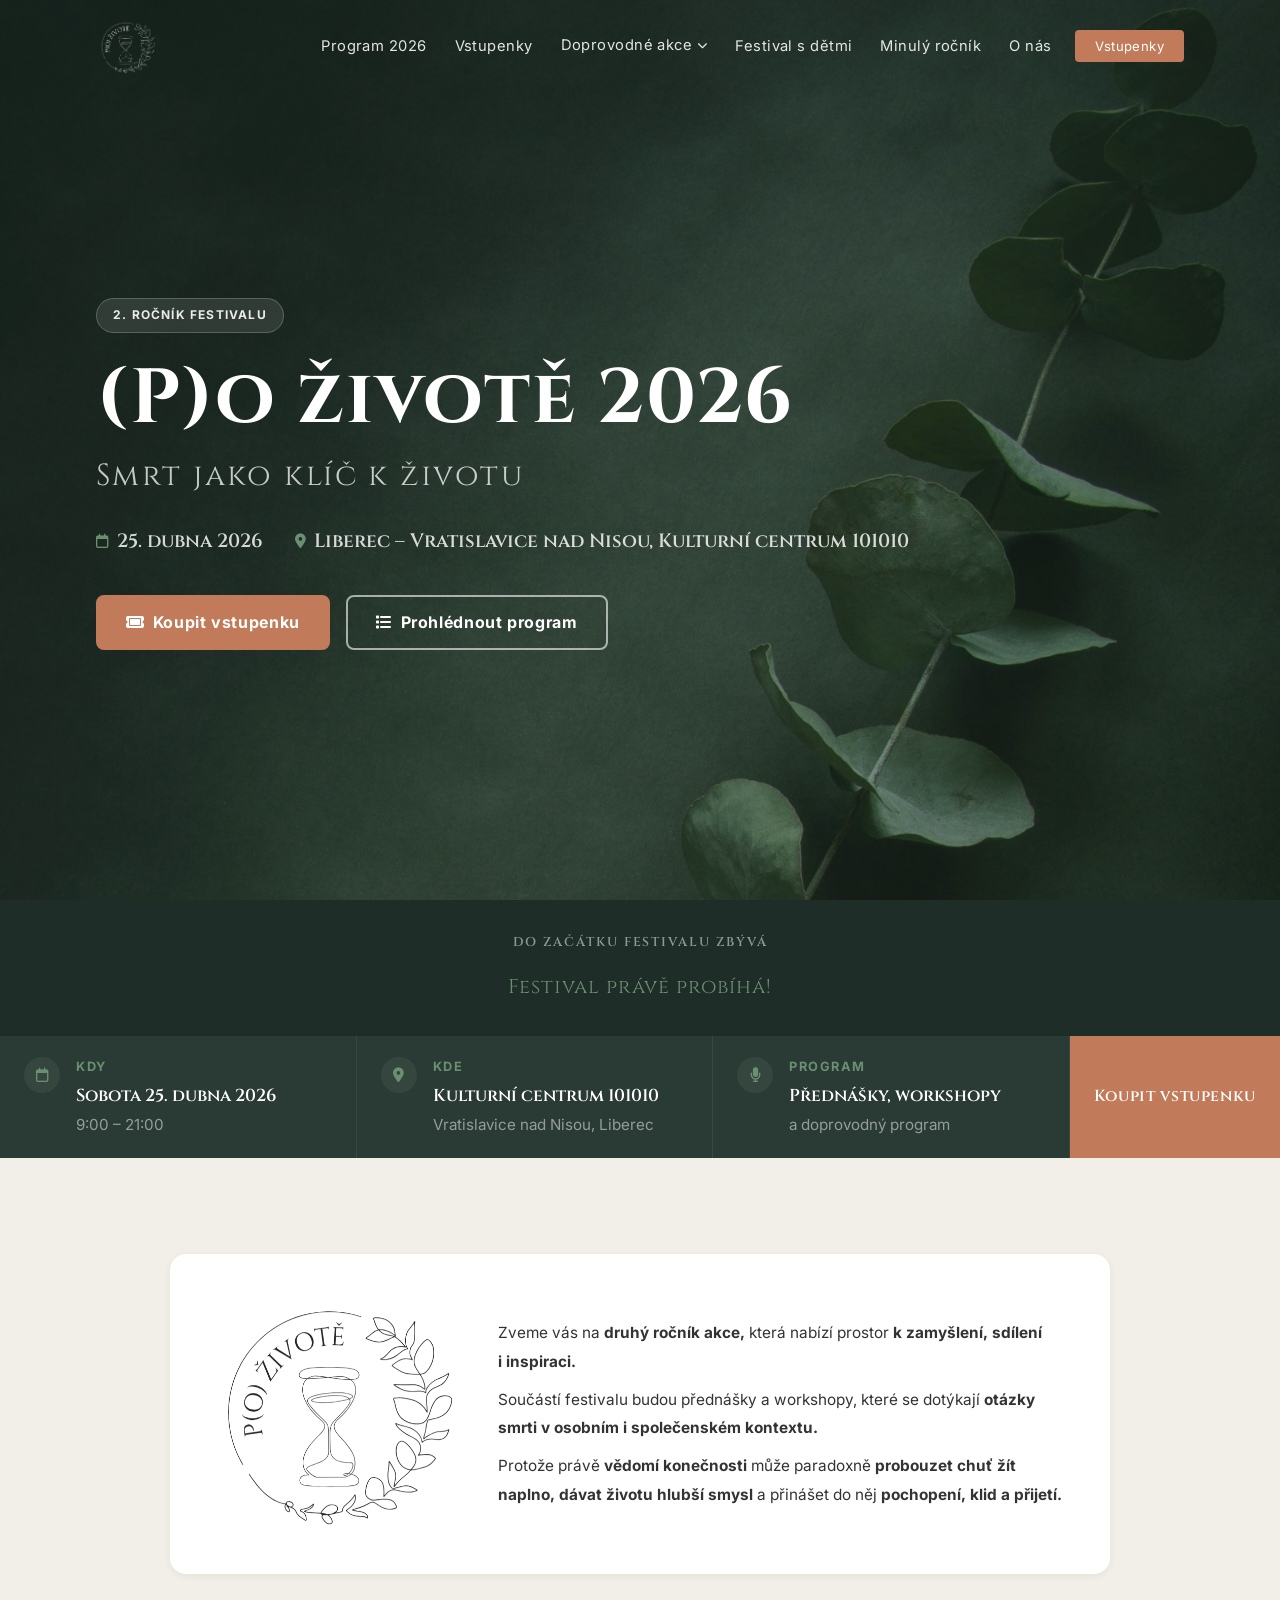
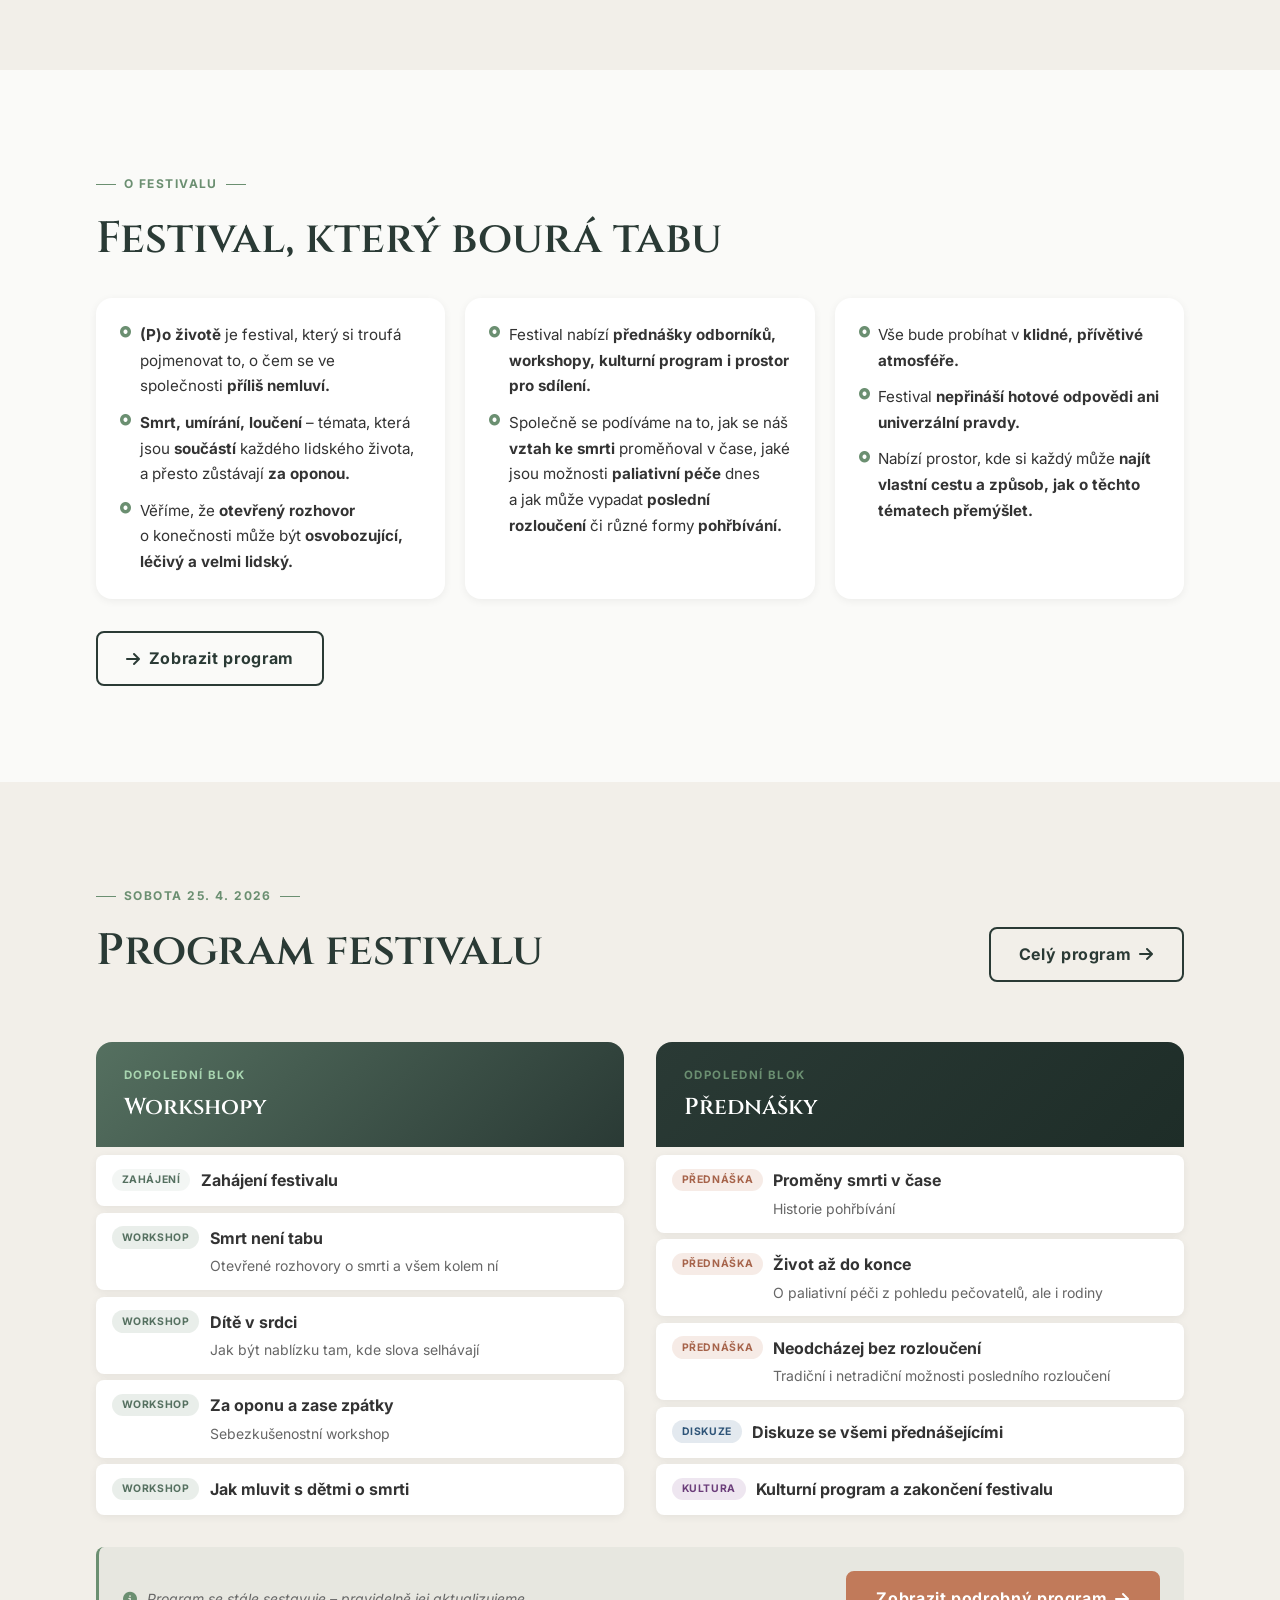
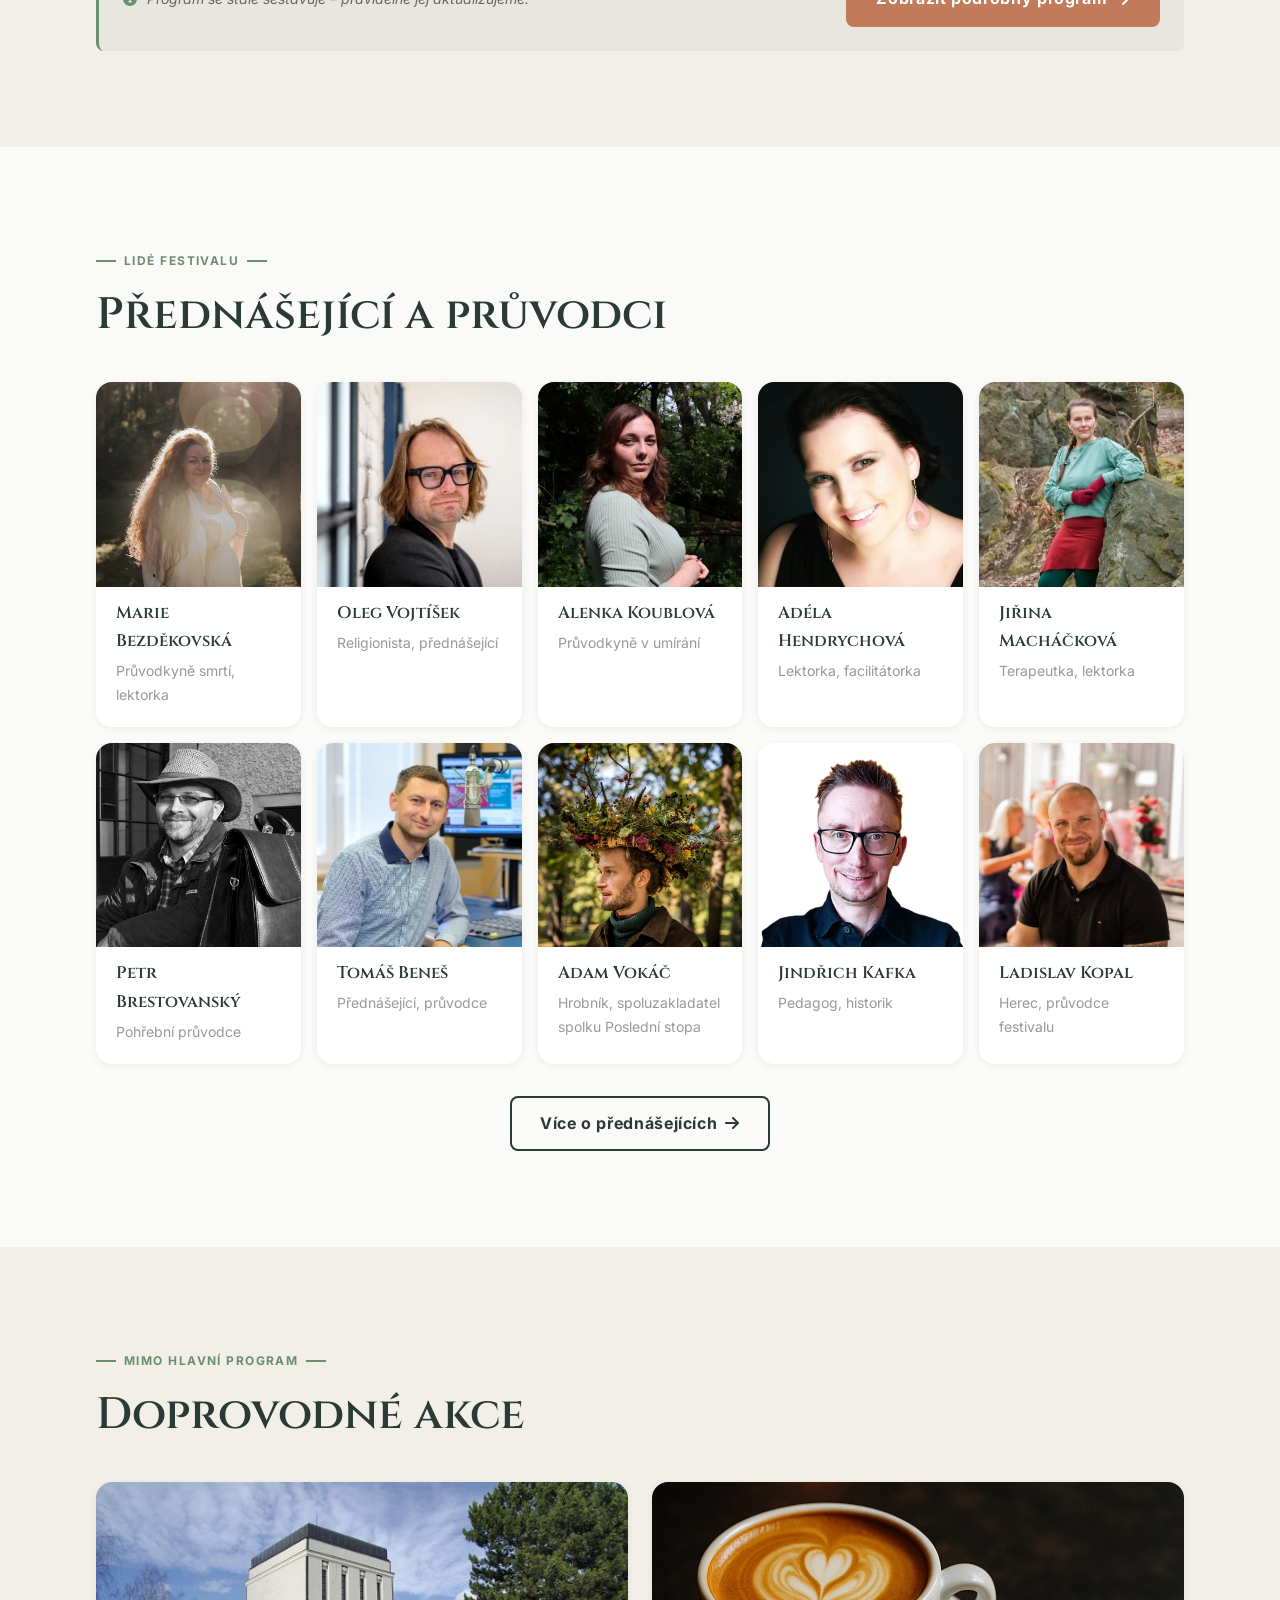
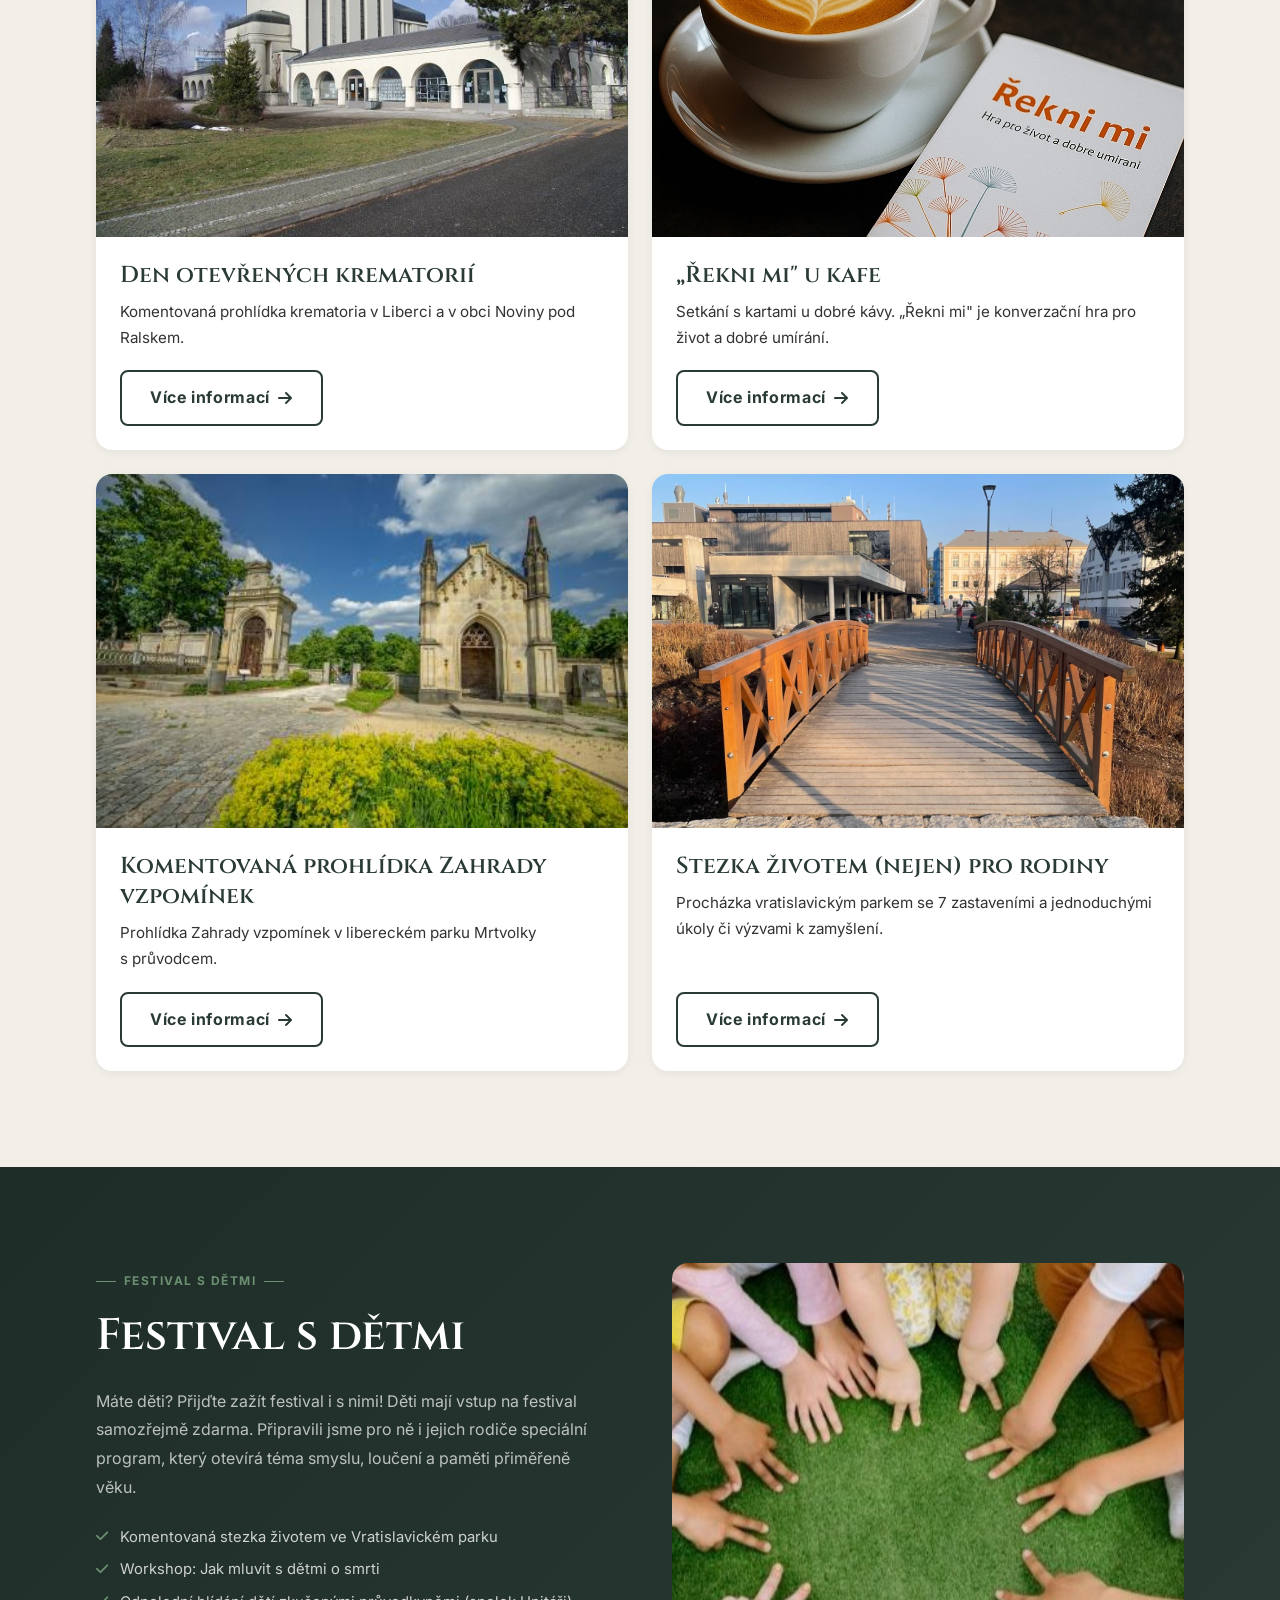
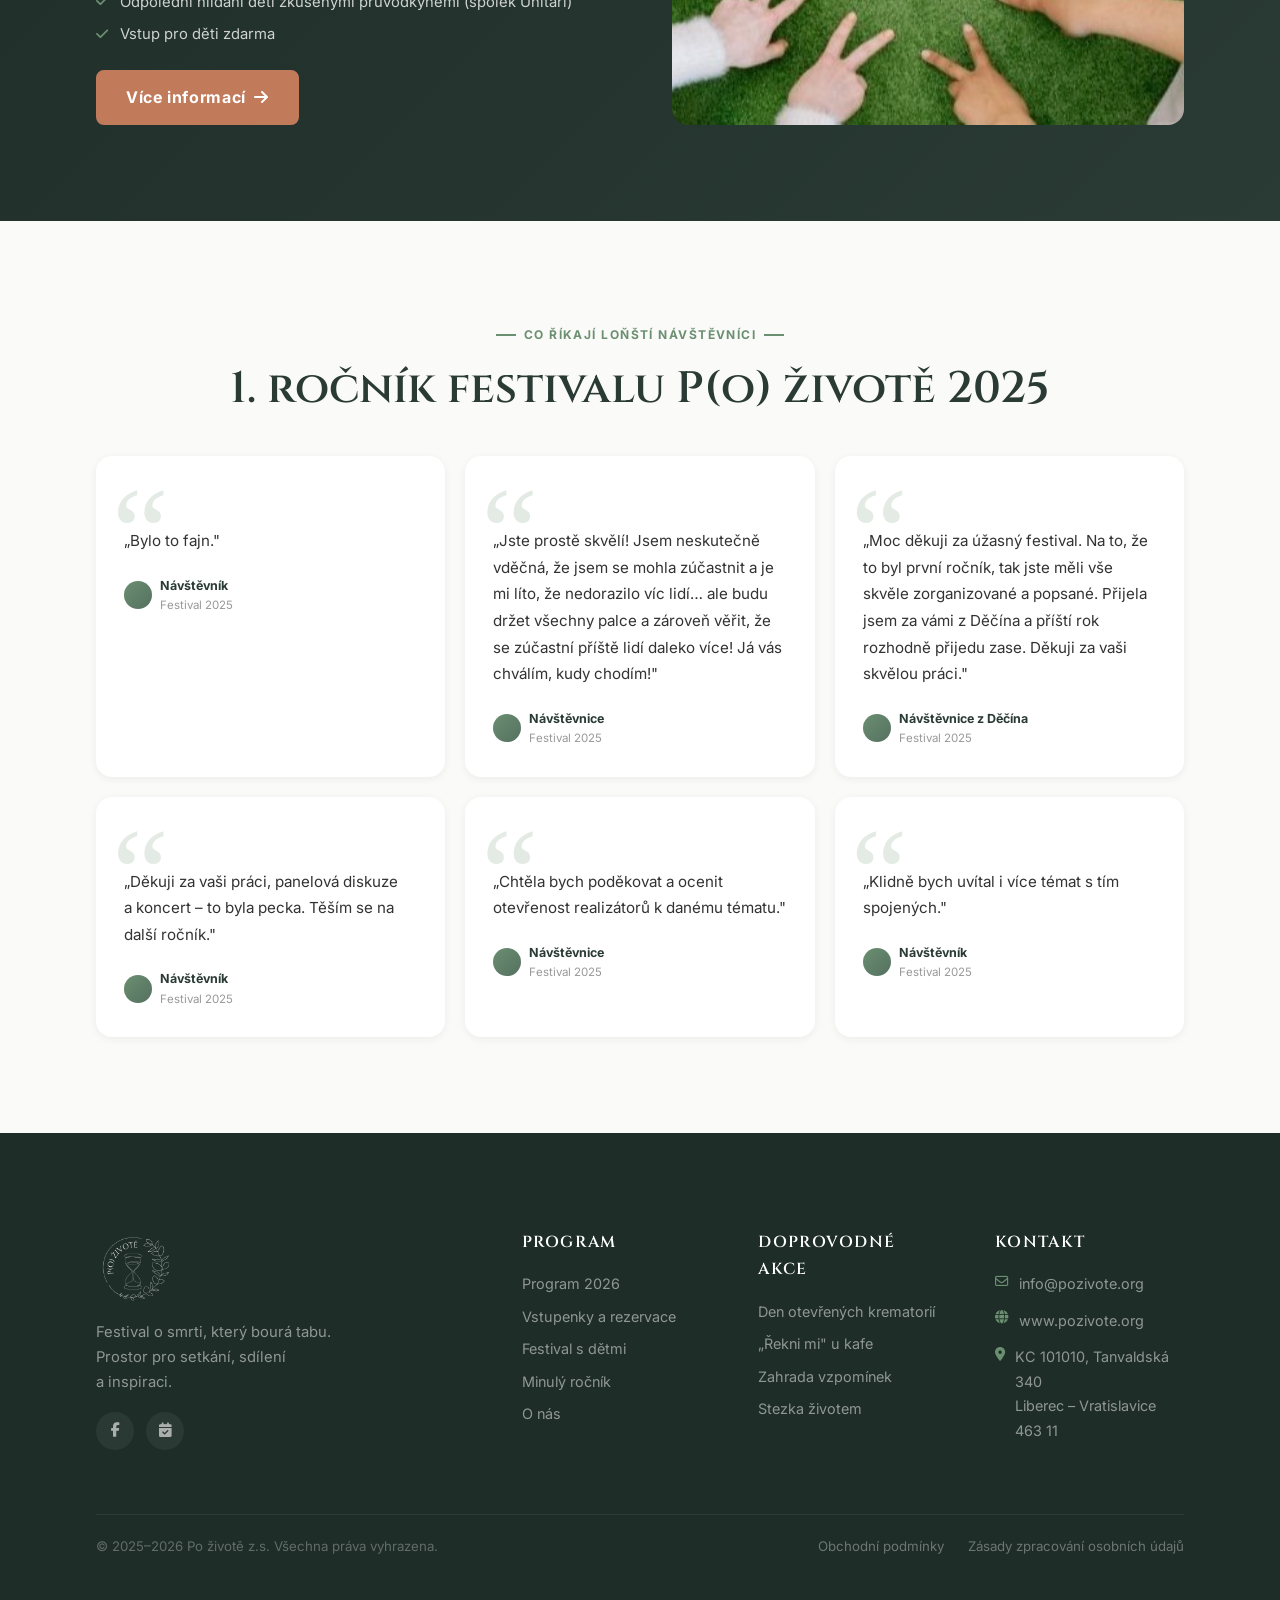
<file: index.html>
<!DOCTYPE html>
<html lang="cs">

<head>
  <meta charset="UTF-8">
  <meta name="viewport" content="width=device-width, initial-scale=1.0">
  <meta name="robots" content="noindex, nofollow">

  <!-- ===== SEO ===== -->
  <title>(P)o&nbsp;životě&nbsp;2026 – Festival o&nbsp;smrti, který bourá tabu | Liberec</title>
  <meta name="description"
    content="Festival o&nbsp;smrti, který bourá tabu. Druhý ročník festivalu (P)o životě se koná 25.&nbsp;dubna&nbsp;2026 v&nbsp;Liberci – Vratislavicích nad Nisou, KC&nbsp;101010. Přednášky, workshopy, kulturní program.">
  <meta name="keywords"
    content="festival smrt, tabu, Liberec, přednášky, workshopy, Po životě, umírání, konečnost, vědomí">
  <meta name="author" content="Po životě z.s.">
  <link rel="canonical" href="https://www.pozivote.org/">

  <!-- ===== Open Graph ===== -->
  <meta property="og:type" content="website">
  <meta property="og:locale" content="cs_CZ">
  <meta property="og:title" content="(P)o&nbsp;životě&nbsp;2026 – Festival o&nbsp;smrti, který bourá tabu">
  <meta property="og:description"
    content="Druhý ročník festivalu (P)o životě – 25.&nbsp;dubna&nbsp;2026, KC&nbsp;101010 Liberec. Přednášky, workshopy a&nbsp;kulturní program o&nbsp;konečnosti a&nbsp;smyslu života.">
  <meta property="og:image" content="https://www.pozivote.org/Obrazky/Logo/hero_pozadi.jpg">
  <meta property="og:image:width" content="1200">
  <meta property="og:image:height" content="630">
  <meta property="og:url" content="https://www.pozivote.org/">
  <meta property="og:site_name" content="(P)o životě">

  <!-- ===== Favicon ===== -->
  <link rel="icon" type="image/svg+xml" href="favicon.svg">

  <!-- ===== Google Fonts ===== -->
  <link rel="preconnect" href="https://fonts.googleapis.com">
  <link rel="preconnect" href="https://fonts.gstatic.com" crossorigin>
  <link
    href="https://fonts.googleapis.com/css2?family=Cinzel:wght@400;600;700&family=Inter:wght@300;400;500;700&display=swap"
    rel="stylesheet">

  <!-- ===== Font Awesome 6 ===== -->
  <link rel="stylesheet" href="https://cdnjs.cloudflare.com/ajax/libs/font-awesome/6.5.1/css/all.min.css"
    integrity="sha512-DTOQO9RWCH3ppGqcWaEA1BIZOC6xxalwEsw9c2QQeAIftl+Vegovlnee1c9QX4TctnWMn13TZye+giMm8e2LwA=="
    crossorigin="anonymous" referrerpolicy="no-referrer">

  <!-- ===== Structured Data ===== -->
  <script type="application/ld+json">
  [
    {
      "@context": "https://schema.org",
      "@type": "Event",
      "name": "(P)o životě 2026",
      "description": "Festival o smrti, který bourá tabu. Přednášky, workshopy a kulturní program o konečnosti a smyslu života.",
      "startDate": "2026-04-25T09:00:00+02:00",
      "endDate": "2026-04-25T21:00:00+02:00",
      "eventStatus": "https://schema.org/EventScheduled",
      "eventAttendanceMode": "https://schema.org/OfflineEventAttendanceMode",
      "location": {
        "@type": "Place",
        "name": "Kulturní centrum 101010",
        "address": {
          "@type": "PostalAddress",
          "streetAddress": "Tanvaldská 340",
          "addressLocality": "Liberec – Vratislavice nad Nisou",
          "postalCode": "463 11",
          "addressCountry": "CZ"
        }
      },
      "organizer": {
        "@type": "Organization",
        "name": "Po životě z.s.",
        "url": "https://www.pozivote.org/"
      },
      "url": "https://www.pozivote.org/",
      "image": "https://www.pozivote.org/Obrazky/Logo/hero_pozadi.jpg"
    },
    {
      "@context": "https://schema.org",
      "@type": "Organization",
      "name": "Po životě z.s.",
      "alternateName": "(P)o životě",
      "url": "https://www.pozivote.org/",
      "logo": "https://www.pozivote.org/Obrazky/Logo/logo_bile.png",
      "email": "info@pozivote.org",
      "legalName": "Po životě z.s.",
      "taxID": "21849471",
      "sameAs": [
        "https://www.facebook.com/profile.php?id=61571511511098"
      ]
    }
  ]
  </script>

  <link rel="stylesheet" href="style.css">
</head>

<body>

  <!-- =========================================================================
       NAVIGATION
       ========================================================================= -->
  <nav class="navbar" id="navbar" aria-label="Hlavní navigace">
    <div class="container">
      <div class="navbar-inner">

        <!-- Logo -->
        <a href="/" class="nav-logo" aria-label="(P)o životě – domů">
          <img src="Obrazky/Logo/logo_bile.png" alt="(P)o životě festival logo" height="50"
            onerror="this.style.display='none'; this.nextElementSibling.style.display='block';">
          <span class="nav-logo-fallback" style="display:none;">(P)o životě</span>
        </a>

        <!-- Navigation links -->
        <ul class="nav-menu" id="navMenu" role="menubar">
          <li class="nav-item" role="none">
            <a href="program.html" class="nav-link" role="menuitem">Program 2026</a>
          </li>
          <li class="nav-item" role="none">
            <a href="vstupenky.html" class="nav-link" role="menuitem">Vstupenky</a>
          </li>
          <li class="nav-item" role="none">
            <a href="#" class="nav-link nav-dropdown-toggle" role="menuitem" aria-haspopup="true" aria-expanded="false"
              id="dropdownToggle">
              Doprovodné akce <i class="fa-solid fa-chevron-down" aria-hidden="true"></i>
            </a>
            <ul class="nav-dropdown" role="menu" aria-labelledby="dropdownToggle">
              <li role="none"><a href="krematorium.html" role="menuitem">Den otevřených krematorií</a></li>
              <li role="none"><a href="rekni-mi.html" role="menuitem">„Řekni mi" u&nbsp;kafe</a></li>
              <li role="none"><a href="zahrada-vzpominek.html" role="menuitem">Zahrada vzpomínek</a></li>
              <li role="none"><a href="stezka-zivotem.html" role="menuitem">Stezka životem</a></li>
            </ul>
          </li>
          <li class="nav-item" role="none">
            <a href="festival-s-detmi.html" class="nav-link" role="menuitem">Festival s&nbsp;dětmi</a>
          </li>
          <li class="nav-item" role="none">
            <a href="minuly-rocnik.html" class="nav-link" role="menuitem">Minulý ročník</a>
          </li>
          <li class="nav-item" role="none">
            <a href="o-nas.html" class="nav-link" role="menuitem">O&nbsp;nás</a>
          </li>
          <li class="nav-item" role="none">
            <a href="vstupenky.html" class="nav-link nav-cta" role="menuitem">Vstupenky</a>
          </li>
        </ul>

        <!-- Hamburger button -->
        <button class="nav-toggle" id="navToggle" aria-label="Otevřít menu" aria-expanded="false"
          aria-controls="navMenu">
          <span></span>
          <span></span>
          <span></span>
        </button>

      </div>
    </div>
  </nav>


  <!-- =========================================================================
       HERO SECTION
       ========================================================================= -->
  <section class="hero" aria-label="Úvod festivalu">
    <div class="hero-overlay" aria-hidden="true"></div>

    <div class="hero-content">
      <!-- Badge -->
      <span class="hero-badge">2.&nbsp;ročník festivalu</span>

      <!-- Heading -->
      <h1 class="hero-title">(P)o&nbsp;životě&nbsp;2026</h1>
      <span class="hero-subtitle">Smrt jako klíč k&nbsp;životu</span>

      <!-- Meta -->
      <div class="hero-meta">
        <div class="hero-meta-item">
          <i class="fa-regular fa-calendar" aria-hidden="true"></i>
          <span>25.&nbsp;dubna&nbsp;2026</span>
        </div>
        <div class="hero-meta-item">
          <i class="fa-solid fa-location-dot" aria-hidden="true"></i>
          <span>Liberec – Vratislavice nad Nisou, Kulturní centrum&nbsp;101010</span>
        </div>
      </div>

      <!-- CTA Buttons -->
      <div class="hero-cta">
        <a href="vstupenky.html" class="btn btn-accent">
          <i class="fa-solid fa-ticket" aria-hidden="true"></i>
          Koupit vstupenku
        </a>
        <a href="program.html" class="btn btn-outline-white">
          <i class="fa-solid fa-list" aria-hidden="true"></i>
          Prohlédnout program
        </a>
      </div>
    </div>
  </section>


  <!-- =========================================================================
       COUNTDOWN BAR
       ========================================================================= -->
  <div class="countdown-bar">
    <div class="countdown-bar-inner">
      <p class="countdown-bar-label">Do&nbsp;začátku festivalu zbývá</p>
      <div class="countdown" id="countdown" aria-live="polite" aria-label="Odpočet do festivalu">
        <div class="cd-box">
          <span class="cd-number" id="cd-days">--</span>
          <span class="cd-label">Dní</span>
        </div>
        <div class="cd-box">
          <span class="cd-number" id="cd-hours">--</span>
          <span class="cd-label">Hodin</span>
        </div>
        <div class="cd-box">
          <span class="cd-number" id="cd-minutes">--</span>
          <span class="cd-label">Minut</span>
        </div>
        <div class="cd-box">
          <span class="cd-number" id="cd-seconds">--</span>
          <span class="cd-label">Sekund</span>
        </div>
      </div>
      <p class="countdown-expired" id="countdown-expired">Festival právě probíhá!</p>
    </div>
  </div>


  <!-- =========================================================================
       INFO BAR
       ========================================================================= -->
  <div class="info-bar" aria-label="Základní informace o festivalu">
    <div class="info-bar-grid">

      <div class="info-item">
        <div class="info-item-icon" aria-hidden="true">
          <i class="fa-regular fa-calendar"></i>
        </div>
        <div class="info-item-content">
          <div class="info-item-label">KDY</div>
          <div class="info-item-title">Sobota 25.&nbsp;dubna&nbsp;2026</div>
          <div class="info-item-sub">9:00 – 21:00</div>
        </div>
      </div>

      <div class="info-item">
        <div class="info-item-icon" aria-hidden="true">
          <i class="fa-solid fa-location-dot"></i>
        </div>
        <div class="info-item-content">
          <div class="info-item-label">KDE</div>
          <div class="info-item-title">Kulturní centrum 101010</div>
          <div class="info-item-sub">Vratislavice nad Nisou, Liberec</div>
        </div>
      </div>

      <div class="info-item">
        <div class="info-item-icon" aria-hidden="true">
          <i class="fa-solid fa-microphone"></i>
        </div>
        <div class="info-item-content">
          <div class="info-item-label">PROGRAM</div>
          <div class="info-item-title">Přednášky, workshopy</div>
          <div class="info-item-sub">a&nbsp;doprovodný program</div>
        </div>
      </div>

      <a href="vstupenky.html" class="info-cta" aria-label="Koupit vstupenku na festival">
        <span class="info-cta-text">Koupit vstupenku</span>
      </a>

    </div>
  </div>


  <!-- =========================================================================
       ABOUT SECTION
       ========================================================================= -->
  <!-- Sekce 1: Pozvání -->
  <section class="section about-invite-section" id="o-festivalu" style="background: var(--color-bg-alt);">
    <canvas id="about-sparkles" aria-hidden="true"></canvas>
    <div class="container">
      <div class="about-invite-box reveal">
        <img src="Obrazky/Logo/logo_cerne.png" alt="Logo (P)o životě" class="about-invite-logo">
        <div>
          <p class="about-invite">
            Zveme vás na <strong>druhý ročník akce,</strong> která nabízí prostor <strong>k&nbsp;zamyšlení, sdílení
              i&nbsp;inspiraci.</strong>
          </p>
          <p class="about-invite">
            Součástí festivalu budou přednášky a&nbsp;workshopy, které se dotýkají <strong>otázky smrti v&nbsp;osobním
              i&nbsp;společenském kontextu.</strong>
          </p>
          <p class="about-invite">
            Protože právě <strong>vědomí konečnosti</strong> může paradoxně <strong>probouzet chuť žít naplno, dávat
              životu hlubší smysl</strong> a&nbsp;přinášet do něj <strong>pochopení, klid a&nbsp;přijetí.</strong>
          </p>
        </div>
      </div>
    </div>
  </section>

  <!-- Sekce 2: O festivalu -->
  <section class="section about-section" aria-labelledby="about-heading">
    <div class="container">

      <div class="about-header reveal">
        <div class="section-label" aria-hidden="true">O&nbsp;festivalu</div>
        <h2 class="section-title" id="about-heading">Festival, který bourá tabu</h2>
      </div>

      <div class="about-cards reveal">
        <div class="about-card">
          <ul class="about-card-list">
            <li><i class="fa-solid fa-circle-dot" aria-hidden="true"></i><span><strong>(P)o životě</strong> je festival,
                který si troufá pojmenovat to, o&nbsp;čem se ve společnosti <strong>příliš nemluví.</strong></span></li>
            <li><i class="fa-solid fa-circle-dot" aria-hidden="true"></i><span><strong>Smrt, umírání, loučení</strong> –
                témata, která jsou <strong>součástí</strong> každého lidského života, a&nbsp;přesto zůstávají <strong>za
                  oponou.</strong></span></li>
            <li><i class="fa-solid fa-circle-dot" aria-hidden="true"></i><span>Věříme, že <strong>otevřený
                  rozhovor</strong> o&nbsp;konečnosti může být <strong>osvobozující, léčivý a&nbsp;velmi
                  lidský.</strong></span></li>
          </ul>
        </div>
        <div class="about-card">
          <ul class="about-card-list">
            <li><i class="fa-solid fa-circle-dot" aria-hidden="true"></i><span>Festival nabízí <strong>přednášky
                  odborníků, workshopy, kulturní program i&nbsp;prostor pro sdílení.</strong></span></li>
            <li><i class="fa-solid fa-circle-dot" aria-hidden="true"></i><span>Společně se podíváme na to, jak se náš
                <strong>vztah ke smrti</strong> proměňoval v&nbsp;čase, jaké jsou možnosti <strong>paliativní
                  péče</strong> dnes a&nbsp;jak může vypadat <strong>poslední rozloučení</strong> či různé formy
                <strong>pohřbívání.</strong></span></li>
          </ul>
        </div>
        <div class="about-card">
          <ul class="about-card-list">
            <li><i class="fa-solid fa-circle-dot" aria-hidden="true"></i><span>Vše bude probíhat v&nbsp;<strong>klidné,
                  přívětivé atmosféře.</strong></span></li>
            <li><i class="fa-solid fa-circle-dot" aria-hidden="true"></i><span>Festival <strong>nepřináší hotové
                  odpovědi ani univerzální pravdy.</strong></span></li>
            <li><i class="fa-solid fa-circle-dot" aria-hidden="true"></i><span>Nabízí prostor, kde si každý může
                <strong>najít vlastní cestu a&nbsp;způsob, jak o&nbsp;těchto tématech přemýšlet.</strong></span></li>
          </ul>
        </div>
      </div>

      <div class="about-footer reveal">
        <a href="program.html" class="btn btn-outline-dark">
          <i class="fa-solid fa-arrow-right" aria-hidden="true"></i>
          Zobrazit program
        </a>
      </div>

    </div>
  </section>


  <!-- =========================================================================
       PROGRAM PREVIEW SECTION
       ========================================================================= -->
  <section class="section program-section" id="program" aria-labelledby="program-heading">
    <div class="container">

      <div class="program-header">
        <div class="program-header-left">
          <div class="section-label" aria-hidden="true">Sobota 25.&nbsp;4.&nbsp;2026</div>
          <h2 class="section-title" id="program-heading">Program festivalu</h2>
        </div>
        <a href="program.html" class="btn btn-outline-dark" style="margin-bottom: 1.25rem;">
          Celý program <i class="fa-solid fa-arrow-right" aria-hidden="true"></i>
        </a>
      </div>

      <!-- Program blocks -->
      <div class="program-blocks reveal">

        <!-- Dopolední blok -->
        <div class="program-block">
          <div class="program-block-head program-block-head--morning">
            <span class="program-block-label">Dopolední blok</span>
            <h3 class="program-block-title">Workshopy</h3>
          </div>
          <ul class="program-block-list" role="list">

            <li class="program-block-item" role="listitem">
              <span class="timeline-tag tag-special">Zahájení</span>
              <div><span class="program-item-title">Zahájení festivalu</span></div>
            </li>

            <li class="program-block-item" role="listitem">
              <span class="timeline-tag tag-workshop">Workshop</span>
              <div>
                <span class="program-item-title">Smrt není tabu</span>
                <span class="program-item-sub">Otevřené rozhovory o&nbsp;smrti a&nbsp;všem kolem ní</span>
              </div>
            </li>

            <li class="program-block-item" role="listitem">
              <span class="timeline-tag tag-workshop">Workshop</span>
              <div>
                <span class="program-item-title">Dítě v&nbsp;srdci</span>
                <span class="program-item-sub">Jak být nablízku tam, kde slova selhávají</span>
              </div>
            </li>

            <li class="program-block-item" role="listitem">
              <span class="timeline-tag tag-workshop">Workshop</span>
              <div>
                <span class="program-item-title">Za oponu a&nbsp;zase zpátky</span>
                <span class="program-item-sub">Sebezkušenostní workshop</span>
              </div>
            </li>

            <li class="program-block-item" role="listitem">
              <span class="timeline-tag tag-workshop">Workshop</span>
              <div><span class="program-item-title">Jak mluvit s&nbsp;dětmi o&nbsp;smrti</span></div>
            </li>

          </ul>
        </div>

        <!-- Odpolední blok -->
        <div class="program-block">
          <div class="program-block-head program-block-head--afternoon">
            <span class="program-block-label">Odpolední blok</span>
            <h3 class="program-block-title">Přednášky</h3>
          </div>
          <ul class="program-block-list" role="list">

            <li class="program-block-item" role="listitem">
              <span class="timeline-tag tag-prednaska">Přednáška</span>
              <div>
                <span class="program-item-title">Proměny smrti v&nbsp;čase</span>
                <span class="program-item-sub">Historie pohřbívání</span>
              </div>
            </li>

            <li class="program-block-item" role="listitem">
              <span class="timeline-tag tag-prednaska">Přednáška</span>
              <div>
                <span class="program-item-title">Život až do konce</span>
                <span class="program-item-sub">O&nbsp;paliativní péči z&nbsp;pohledu pečovatelů, ale
                  i&nbsp;rodiny</span>
              </div>
            </li>

            <li class="program-block-item" role="listitem">
              <span class="timeline-tag tag-prednaska">Přednáška</span>
              <div>
                <span class="program-item-title">Neodcházej bez rozloučení</span>
                <span class="program-item-sub">Tradiční i&nbsp;netradiční možnosti posledního rozloučení</span>
              </div>
            </li>

            <li class="program-block-item" role="listitem">
              <span class="timeline-tag tag-diskuze">Diskuze</span>
              <div><span class="program-item-title">Diskuze se všemi přednášejícími</span></div>
            </li>

            <li class="program-block-item" role="listitem">
              <span class="timeline-tag tag-cultural">Kultura</span>
              <div><span class="program-item-title">Kulturní program a&nbsp;zakončení festivalu</span></div>
            </li>

          </ul>
        </div>

      </div>

      <!-- Note -->
      <div class="program-note reveal">
        <p class="program-note-text">
          <i class="fa-solid fa-circle-info" aria-hidden="true"></i>
          Program se stále sestavuje – pravidelně jej aktualizujeme.
        </p>
        <a href="program.html" class="btn btn-accent">
          Zobrazit podrobný program <i class="fa-solid fa-arrow-right" aria-hidden="true"></i>
        </a>
      </div>

    </div>
  </section>


  <!-- =========================================================================
       SPEAKERS SECTION
       ========================================================================= -->
  <section class="section speakers-section" id="prednasejici" aria-labelledby="speakers-heading">
    <div class="container">

      <div style="margin-bottom: var(--spacing-lg);" class="reveal">
        <div class="section-label" aria-hidden="true">Lidé festivalu</div>
        <h2 class="section-title" id="speakers-heading">Přednášející a&nbsp;průvodci</h2>
      </div>

      <div class="speakers-grid">

        <!-- Marie Bezděkovská -->
        <article class="speaker-card reveal" aria-label="Přednášející Marie Bezděkovská">
          <img src="Obrazky/Lide/marie_bezdekovska2.jpg" alt="Marie Bezděkovská" class="speaker-photo" loading="lazy"
            onerror="this.style.display='none'; this.nextElementSibling.style.display='flex';">
          <div class="speaker-photo-placeholder" style="display:none;" aria-hidden="true">
            <i class="fa-solid fa-user"></i>
          </div>
          <div class="speaker-info">
            <div class="speaker-name">Marie Bezděkovská</div>
            <div class="speaker-role">Průvodkyně smrtí, lektorka</div>
          </div>
        </article>

        <!-- Oleg Vojtíšek -->
        <article class="speaker-card reveal" aria-label="Přednášející Oleg Vojtíšek">
          <img src="Obrazky/Lide/oleg_vojtisek.jpg" alt="Oleg Vojtíšek" class="speaker-photo" loading="lazy"
            onerror="this.style.display='none'; this.nextElementSibling.style.display='flex';">
          <div class="speaker-photo-placeholder" style="display:none;" aria-hidden="true">
            <i class="fa-solid fa-user"></i>
          </div>
          <div class="speaker-info">
            <div class="speaker-name">Oleg Vojtíšek</div>
            <div class="speaker-role">Religionista, přednášející</div>
          </div>
        </article>

        <!-- Alenka Koublová -->
        <article class="speaker-card reveal" aria-label="Přednášející Alenka Koublová">
          <img src="Obrazky/Lide/alenka_koublova1.jpg" alt="Alenka Koublová" class="speaker-photo" loading="lazy"
            onerror="this.style.display='none'; this.nextElementSibling.style.display='flex';">
          <div class="speaker-photo-placeholder" style="display:none;" aria-hidden="true">
            <i class="fa-solid fa-user"></i>
          </div>
          <div class="speaker-info">
            <div class="speaker-name">Alenka Koublová</div>
            <div class="speaker-role">Průvodkyně v&nbsp;umírání</div>
          </div>
        </article>

        <!-- Adéla Hendrychová -->
        <article class="speaker-card reveal" aria-label="Přednášející Adéla Hendrychová">
          <img src="Obrazky/Lide/adela_hendrychova1.jpg" alt="Adéla Hendrychová" class="speaker-photo" loading="lazy"
            onerror="this.style.display='none'; this.nextElementSibling.style.display='flex';">
          <div class="speaker-photo-placeholder" style="display:none;" aria-hidden="true">
            <i class="fa-solid fa-user"></i>
          </div>
          <div class="speaker-info">
            <div class="speaker-name">Adéla Hendrychová</div>
            <div class="speaker-role">Lektorka, facilitátorka</div>
          </div>
        </article>

        <!-- Jiřina Macháčková -->
        <article class="speaker-card reveal" aria-label="Přednášející Jiřina Macháčková">
          <img src="Obrazky/Lide/jirina_machackova.jpg" alt="Jiřina Macháčková" class="speaker-photo" loading="lazy"
            onerror="this.style.display='none'; this.nextElementSibling.style.display='flex';">
          <div class="speaker-photo-placeholder" style="display:none;" aria-hidden="true">
            <i class="fa-solid fa-user"></i>
          </div>
          <div class="speaker-info">
            <div class="speaker-name">Jiřina Macháčková</div>
            <div class="speaker-role">Terapeutka, lektorka</div>
          </div>
        </article>

        <!-- Petr Brestovanský -->
        <article class="speaker-card reveal" aria-label="Přednášející Petr Brestovanský">
          <img src="Obrazky/Lide/petr_brestovansky.jpg" alt="Petr Brestovanský" class="speaker-photo" loading="lazy"
            onerror="this.style.display='none'; this.nextElementSibling.style.display='flex';">
          <div class="speaker-photo-placeholder" style="display:none;" aria-hidden="true">
            <i class="fa-solid fa-user"></i>
          </div>
          <div class="speaker-info">
            <div class="speaker-name">Petr Brestovanský</div>
            <div class="speaker-role">Pohřební průvodce</div>
          </div>
        </article>

        <!-- Tomáš Beneš -->
        <article class="speaker-card reveal" aria-label="Přednášející Tomáš Beneš">
          <img src="Obrazky/Lide/tomas_benes.jpg" alt="Tomáš Beneš" class="speaker-photo" loading="lazy"
            onerror="this.style.display='none'; this.nextElementSibling.style.display='flex';">
          <div class="speaker-photo-placeholder" style="display:none;" aria-hidden="true">
            <i class="fa-solid fa-user"></i>
          </div>
          <div class="speaker-info">
            <div class="speaker-name">Tomáš Beneš</div>
            <div class="speaker-role">Přednášející, průvodce</div>
          </div>
        </article>

        <!-- Adam Vokáč -->
        <article class="speaker-card reveal" aria-label="Přednášející Adam Vokáč">
          <img src="Obrazky/Lide/adam_vokac1.jpg" alt="Adam Vokáč" class="speaker-photo" loading="lazy"
            onerror="this.style.display='none'; this.nextElementSibling.style.display='flex';">
          <div class="speaker-photo-placeholder" style="display:none;" aria-hidden="true">
            <i class="fa-solid fa-user"></i>
          </div>
          <div class="speaker-info">
            <div class="speaker-name">Adam Vokáč</div>
            <div class="speaker-role">Hrobník, spoluzakladatel spolku Poslední stopa</div>
          </div>
        </article>

        <!-- Jindřich Kafka -->
        <article class="speaker-card reveal" aria-label="Přednášející Jindřich Kafka">
          <img src="Obrazky/Lide/jindrich_kafka1.jpg" alt="Jindřich Kafka" class="speaker-photo" loading="lazy"
            onerror="this.style.display='none'; this.nextElementSibling.style.display='flex';">
          <div class="speaker-photo-placeholder" style="display:none;" aria-hidden="true">
            <i class="fa-solid fa-user"></i>
          </div>
          <div class="speaker-info">
            <div class="speaker-name">Jindřich Kafka</div>
            <div class="speaker-role">Pedagog, historik</div>
          </div>
        </article>

        <!-- Ladislav Kopal -->
        <article class="speaker-card reveal" aria-label="Přednášející Ladislav Kopal">
          <img src="Obrazky/Lide/ladislav_kopal1.jpg" alt="Ladislav Kopal" class="speaker-photo" loading="lazy"
            onerror="this.style.display='none'; this.nextElementSibling.style.display='flex';">
          <div class="speaker-photo-placeholder" style="display:none;" aria-hidden="true">
            <i class="fa-solid fa-user"></i>
          </div>
          <div class="speaker-info">
            <div class="speaker-name">Ladislav Kopal</div>
            <div class="speaker-role">Herec, průvodce festivalu</div>
          </div>
        </article>

      </div>

      <div style="text-align:center; margin-top:2rem;" class="reveal">
        <a href="program.html#prednasejici" class="btn btn-outline-dark">
          Více o přednášejících <i class="fa-solid fa-arrow-right" aria-hidden="true"></i>
        </a>
      </div>

    </div>
  </section>


  <!-- =========================================================================
       ACCOMPANYING PROGRAM (Doprovodné akce)
       ========================================================================= -->
  <section class="section doprovod-section" id="doprovod" aria-labelledby="doprovod-heading">
    <div class="container">

      <div style="margin-bottom: var(--spacing-lg);" class="reveal">
        <div class="section-label" aria-hidden="true">Mimo hlavní program</div>
        <h2 class="section-title" id="doprovod-heading">Doprovodné akce</h2>
      </div>

      <div class="doprovod-grid">

        <!-- Card 1: Den otevřených krematorií -->
        <article class="doprovod-card reveal" aria-label="Doprovodná akce: Den otevřených krematorií">
          <div class="doprovod-img-wrap">
            <img src="Obrazky/Ostatni/krematorium_liberec.jpg" alt="Krematorium v Liberci" loading="lazy"
              onerror="this.style.display='none'; this.nextElementSibling.style.display='flex';">
            <div class="doprovod-img-placeholder"
              style="display:none; background: linear-gradient(135deg, #3a2a2a 0%, #5a3a35 100%);" aria-hidden="true">
              <i class="fa-solid fa-fire-flame-curved"></i>
            </div>
          </div>
          <div class="doprovod-body">
            <h3 class="doprovod-title">Den otevřených krematorií</h3>
            <p class="doprovod-desc">Komentovaná prohlídka krematoria v&nbsp;Liberci a&nbsp;v&nbsp;obci Noviny pod
              Ralskem.</p>
            <a href="krematorium.html" class="btn btn-outline-dark" style="align-self: flex-start;">
              Více informací <i class="fa-solid fa-arrow-right" aria-hidden="true"></i>
            </a>
          </div>
        </article>

        <!-- Card 2: Řekni mi u kafe -->
        <article class="doprovod-card reveal" aria-label="Doprovodná akce: Řekni mi u kafe">
          <div class="doprovod-img-wrap">
            <img src="Obrazky/Ostatni/rekni_mi.jpg" alt="Karty Řekni mi u kávy" loading="lazy"
              onerror="this.style.display='none'; this.nextElementSibling.style.display='flex';">
            <div class="doprovod-img-placeholder"
              style="display:none; background: linear-gradient(135deg, #2a2d3a 0%, #3a3d5a 100%);" aria-hidden="true">
              <i class="fa-solid fa-mug-hot"></i>
            </div>
          </div>
          <div class="doprovod-body">
            <h3 class="doprovod-title">„Řekni mi" u&nbsp;kafe</h3>
            <p class="doprovod-desc">Setkání s&nbsp;kartami u&nbsp;dobré kávy. „Řekni mi" je konverzační hra pro život
              a&nbsp;dobré umírání.</p>
            <a href="rekni-mi.html" class="btn btn-outline-dark" style="align-self: flex-start;">
              Více informací <i class="fa-solid fa-arrow-right" aria-hidden="true"></i>
            </a>
          </div>
        </article>

        <!-- Card 3: Zahrada vzpomínek (park Mrtvolky) -->
        <article class="doprovod-card reveal" aria-label="Doprovodná akce: Komentovaná prohlídka Zahrady vzpomínek">
          <div class="doprovod-img-wrap">
            <img src="Obrazky/Ostatni/park_mrtvolky.jpg" alt="Park Mrtvolky – Zahrada vzpomínek v Liberci"
              loading="lazy" onerror="this.style.display='none'; this.nextElementSibling.style.display='flex';">
            <div class="doprovod-img-placeholder"
              style="display:none; background: linear-gradient(135deg, #2a3a2a 0%, #3a5a3a 100%);" aria-hidden="true">
              <i class="fa-solid fa-seedling"></i>
            </div>
          </div>
          <div class="doprovod-body">
            <h3 class="doprovod-title">Komentovaná prohlídka Zahrady vzpomínek</h3>
            <p class="doprovod-desc">Prohlídka Zahrady vzpomínek v&nbsp;libereckém parku Mrtvolky s&nbsp;průvodcem.</p>
            <a href="zahrada-vzpominek.html" class="btn btn-outline-dark" style="align-self: flex-start;">
              Více informací <i class="fa-solid fa-arrow-right" aria-hidden="true"></i>
            </a>
          </div>
        </article>

        <!-- Card 4: Stezka životem -->
        <article class="doprovod-card reveal" aria-label="Doprovodná akce: Stezka životem">
          <div class="doprovod-img-wrap">
            <img src="Obrazky/Ostatni/stezka.jpg" alt="Stezka životem – Vratislavický park" loading="lazy"
              onerror="this.style.display='none'; this.nextElementSibling.style.display='flex';">
            <div class="doprovod-img-placeholder"
              style="display:none; background: linear-gradient(135deg, #2a3530 0%, #3a5040 100%);" aria-hidden="true">
              <i class="fa-solid fa-person-walking"></i>
            </div>
          </div>
          <div class="doprovod-body">
            <h3 class="doprovod-title">Stezka životem (nejen) pro rodiny</h3>
            <p class="doprovod-desc">Procházka vratislavickým parkem se 7&nbsp;zastaveními a&nbsp;jednoduchými úkoly či
              výzvami k&nbsp;zamyšlení.</p>
            <a href="stezka-zivotem.html" class="btn btn-outline-dark" style="align-self: flex-start;">
              Více informací <i class="fa-solid fa-arrow-right" aria-hidden="true"></i>
            </a>
          </div>
        </article>

      </div>
    </div>
  </section>


  <!-- =========================================================================
       CHILDREN SECTION
       ========================================================================= -->
  <section class="section children-section" id="deti" aria-labelledby="children-heading">
    <div class="container">
      <div class="children-grid">

        <!-- Text column -->
        <div class="children-text reveal">
          <div class="section-label">Festival s&nbsp;dětmi</div>
          <h2 class="section-title" id="children-heading">Festival s&nbsp;dětmi</h2>
          <p class="children-desc">
            Máte děti? Přijďte zažít festival i&nbsp;s&nbsp;nimi! Děti mají vstup na festival samozřejmě zdarma.
            Připravili jsme pro ně i&nbsp;jejich rodiče speciální program, který otevírá téma smyslu, loučení
            a&nbsp;paměti přiměřeně věku.
          </p>
          <ul class="children-checklist" aria-label="Co festival nabízí pro rodiny s dětmi">
            <li>
              <i class="fa-solid fa-check" aria-hidden="true"></i>
              <span>Komentovaná stezka životem ve Vratislavickém parku</span>
            </li>
            <li>
              <i class="fa-solid fa-check" aria-hidden="true"></i>
              <span>Workshop: Jak mluvit s&nbsp;dětmi o&nbsp;smrti</span>
            </li>
            <li>
              <i class="fa-solid fa-check" aria-hidden="true"></i>
              <span>Odpolední hlídání dětí zkušenými průvodkyněmi (spolek Unitáři)</span>
            </li>
            <li>
              <i class="fa-solid fa-check" aria-hidden="true"></i>
              <span>Vstup pro děti zdarma</span>
            </li>
          </ul>
          <a href="festival-s-detmi.html" class="btn btn-accent">
            Více informací <i class="fa-solid fa-arrow-right" aria-hidden="true"></i>
          </a>
        </div>

        <!-- Image column -->
        <div class="children-image-wrap reveal">
          <img src="Obrazky/Ostatni/deti1.jpg" alt="Festival s dětmi" loading="lazy"
            style="width:100%; height:100%; object-fit:cover; border-radius: var(--border-radius-lg);">
        </div>

      </div>
    </div>
  </section>


  <!-- =========================================================================
       TESTIMONIALS
       ========================================================================= -->
  <section class="section testimonials-section" id="ohlasy" aria-labelledby="testimonials-heading">
    <div class="container">

      <div class="testimonials-header reveal">
        <div class="section-label" aria-hidden="true">Co říkají loňští návštěvníci</div>
        <h2 class="section-title" id="testimonials-heading">1.&nbsp;ročník festivalu P(o)&nbsp;životě 2025</h2>
      </div>

      <div class="testimonials-grid">

        <blockquote class="testimonial-card reveal">
          <p class="testimonial-quote">„Bylo to fajn."</p>
          <footer class="testimonial-author">
            <div class="testimonial-author-dot" aria-hidden="true"></div>
            <div>
              <div class="testimonial-author-name">Návštěvník</div>
              <div class="testimonial-author-label">Festival 2025</div>
            </div>
          </footer>
        </blockquote>

        <blockquote class="testimonial-card reveal">
          <p class="testimonial-quote">„Jste prostě skvělí! Jsem neskutečně vděčná, že jsem se mohla zúčastnit a&nbsp;je
            mi líto, že nedorazilo víc lidí… ale budu držet všechny palce a&nbsp;zároveň věřit, že se zúčastní příště
            lidí daleko více! Já vás chválím, kudy chodím!"</p>
          <footer class="testimonial-author">
            <div class="testimonial-author-dot" aria-hidden="true"></div>
            <div>
              <div class="testimonial-author-name">Návštěvnice</div>
              <div class="testimonial-author-label">Festival 2025</div>
            </div>
          </footer>
        </blockquote>

        <blockquote class="testimonial-card reveal">
          <p class="testimonial-quote">„Moc děkuji za úžasný festival. Na to, že to byl první ročník, tak jste měli vše
            skvěle zorganizované a&nbsp;popsané. Přijela jsem za vámi z&nbsp;Děčína a&nbsp;příští rok rozhodně přijedu
            zase. Děkuji za vaši skvělou práci."</p>
          <footer class="testimonial-author">
            <div class="testimonial-author-dot" aria-hidden="true"></div>
            <div>
              <div class="testimonial-author-name">Návštěvnice z&nbsp;Děčína</div>
              <div class="testimonial-author-label">Festival 2025</div>
            </div>
          </footer>
        </blockquote>

        <blockquote class="testimonial-card reveal">
          <p class="testimonial-quote">„Děkuji za vaši práci, panelová diskuze a&nbsp;koncert – to byla pecka. Těším se
            na další ročník."</p>
          <footer class="testimonial-author">
            <div class="testimonial-author-dot" aria-hidden="true"></div>
            <div>
              <div class="testimonial-author-name">Návštěvník</div>
              <div class="testimonial-author-label">Festival 2025</div>
            </div>
          </footer>
        </blockquote>

        <blockquote class="testimonial-card reveal">
          <p class="testimonial-quote">„Chtěla bych poděkovat a&nbsp;ocenit otevřenost realizátorů k&nbsp;danému
            tématu."</p>
          <footer class="testimonial-author">
            <div class="testimonial-author-dot" aria-hidden="true"></div>
            <div>
              <div class="testimonial-author-name">Návštěvnice</div>
              <div class="testimonial-author-label">Festival 2025</div>
            </div>
          </footer>
        </blockquote>

        <blockquote class="testimonial-card reveal">
          <p class="testimonial-quote">„Klidně bych uvítal i&nbsp;více témat s&nbsp;tím spojených."</p>
          <footer class="testimonial-author">
            <div class="testimonial-author-dot" aria-hidden="true"></div>
            <div>
              <div class="testimonial-author-name">Návštěvník</div>
              <div class="testimonial-author-label">Festival 2025</div>
            </div>
          </footer>
        </blockquote>


      </div>
    </div>
  </section>


  <!-- =========================================================================
       FOOTER
       ========================================================================= -->
  <footer class="footer" aria-label="Zápatí stránky">
    <div class="container">

      <div class="footer-grid">

        <!-- Brand column -->
        <div class="footer-brand">
          <img src="Obrazky/Logo/logo_bile.png" alt="(P)o životě – logo" class="footer-logo" loading="lazy"
            onerror="this.style.display='none'; this.nextElementSibling.style.display='block';">
          <div class="footer-logo-fallback" style="display:none;">(P)o životě</div>
          <p class="footer-tagline">Festival o&nbsp;smrti, který bourá tabu. Prostor pro setkání, sdílení
            a&nbsp;inspiraci.</p>
          <div class="footer-socials">
            <a href="https://www.facebook.com/profile.php?id=61571511511098" class="footer-social-link"
              aria-label="Facebook stránka Po životě z.s." target="_blank" rel="noopener noreferrer">
              <i class="fa-brands fa-facebook-f" aria-hidden="true"></i>
            </a>
            <a href="https://fb.me/e/46WXp6Esp" class="footer-social-link" aria-label="Facebooková událost festivalu"
              target="_blank" rel="noopener noreferrer">
              <i class="fa-solid fa-calendar-check" aria-hidden="true"></i>
            </a>
          </div>
        </div>

        <!-- Program column -->
        <div class="footer-col">
          <h4>Program</h4>
          <nav aria-label="Navigace programem">
            <ul class="footer-links">
              <li><a href="program.html">Program 2026</a></li>
              <li><a href="vstupenky.html">Vstupenky a&nbsp;rezervace</a></li>
              <li><a href="festival-s-detmi.html">Festival s&nbsp;dětmi</a></li>
              <li><a href="minuly-rocnik.html">Minulý ročník</a></li>
              <li><a href="o-nas.html">O&nbsp;nás</a></li>
            </ul>
          </nav>
        </div>

        <!-- Doprovodné akce column -->
        <div class="footer-col">
          <h4>Doprovodné akce</h4>
          <nav aria-label="Navigace doprovodnými akcemi">
            <ul class="footer-links">
              <li><a href="krematorium.html">Den otevřených krematorií</a></li>
              <li><a href="rekni-mi.html">„Řekni mi" u&nbsp;kafe</a></li>
              <li><a href="zahrada-vzpominek.html">Zahrada vzpomínek</a></li>
              <li><a href="stezka-zivotem.html">Stezka životem</a></li>
            </ul>
          </nav>
        </div>

        <!-- Contact column -->
        <div class="footer-col">
          <h4>Kontakt</h4>
          <address style="font-style: normal;">
            <ul class="footer-contact-items">
              <li class="footer-contact-item">
                <i class="fa-regular fa-envelope" aria-hidden="true"></i>
                <a href="mailto:info@pozivote.org">info@pozivote.org</a>
              </li>
              <li class="footer-contact-item">
                <i class="fa-solid fa-globe" aria-hidden="true"></i>
                <a href="https://www.pozivote.org" target="_blank" rel="noopener noreferrer">www.pozivote.org</a>
              </li>
              <li class="footer-contact-item">
                <i class="fa-solid fa-location-dot" aria-hidden="true"></i>
                <span>KC&nbsp;101010, Tanvaldská 340<br>Liberec – Vratislavice<br>463&nbsp;11</span>
              </li>
            </ul>
          </address>
        </div>

      </div>

      <!-- Legal line -->
      <div class="footer-legal">

        <!-- Bottom bar -->
        <div class="footer-bottom">
          <p class="footer-copyright">
            &copy; 2025–2026 Po životě z.s. Všechna práva vyhrazena.
          </p>
          <nav class="footer-bottom-links" aria-label="Právní dokumenty">
            <a href="obchodni-podminky.html">Obchodní podmínky</a>
            <a href="gdpr.html">Zásady zpracování osobních údajů</a>
          </nav>
        </div>
      </div>

    </div>
  </footer>


  <script src="script.js"></script>


</body>

</html>
</file>
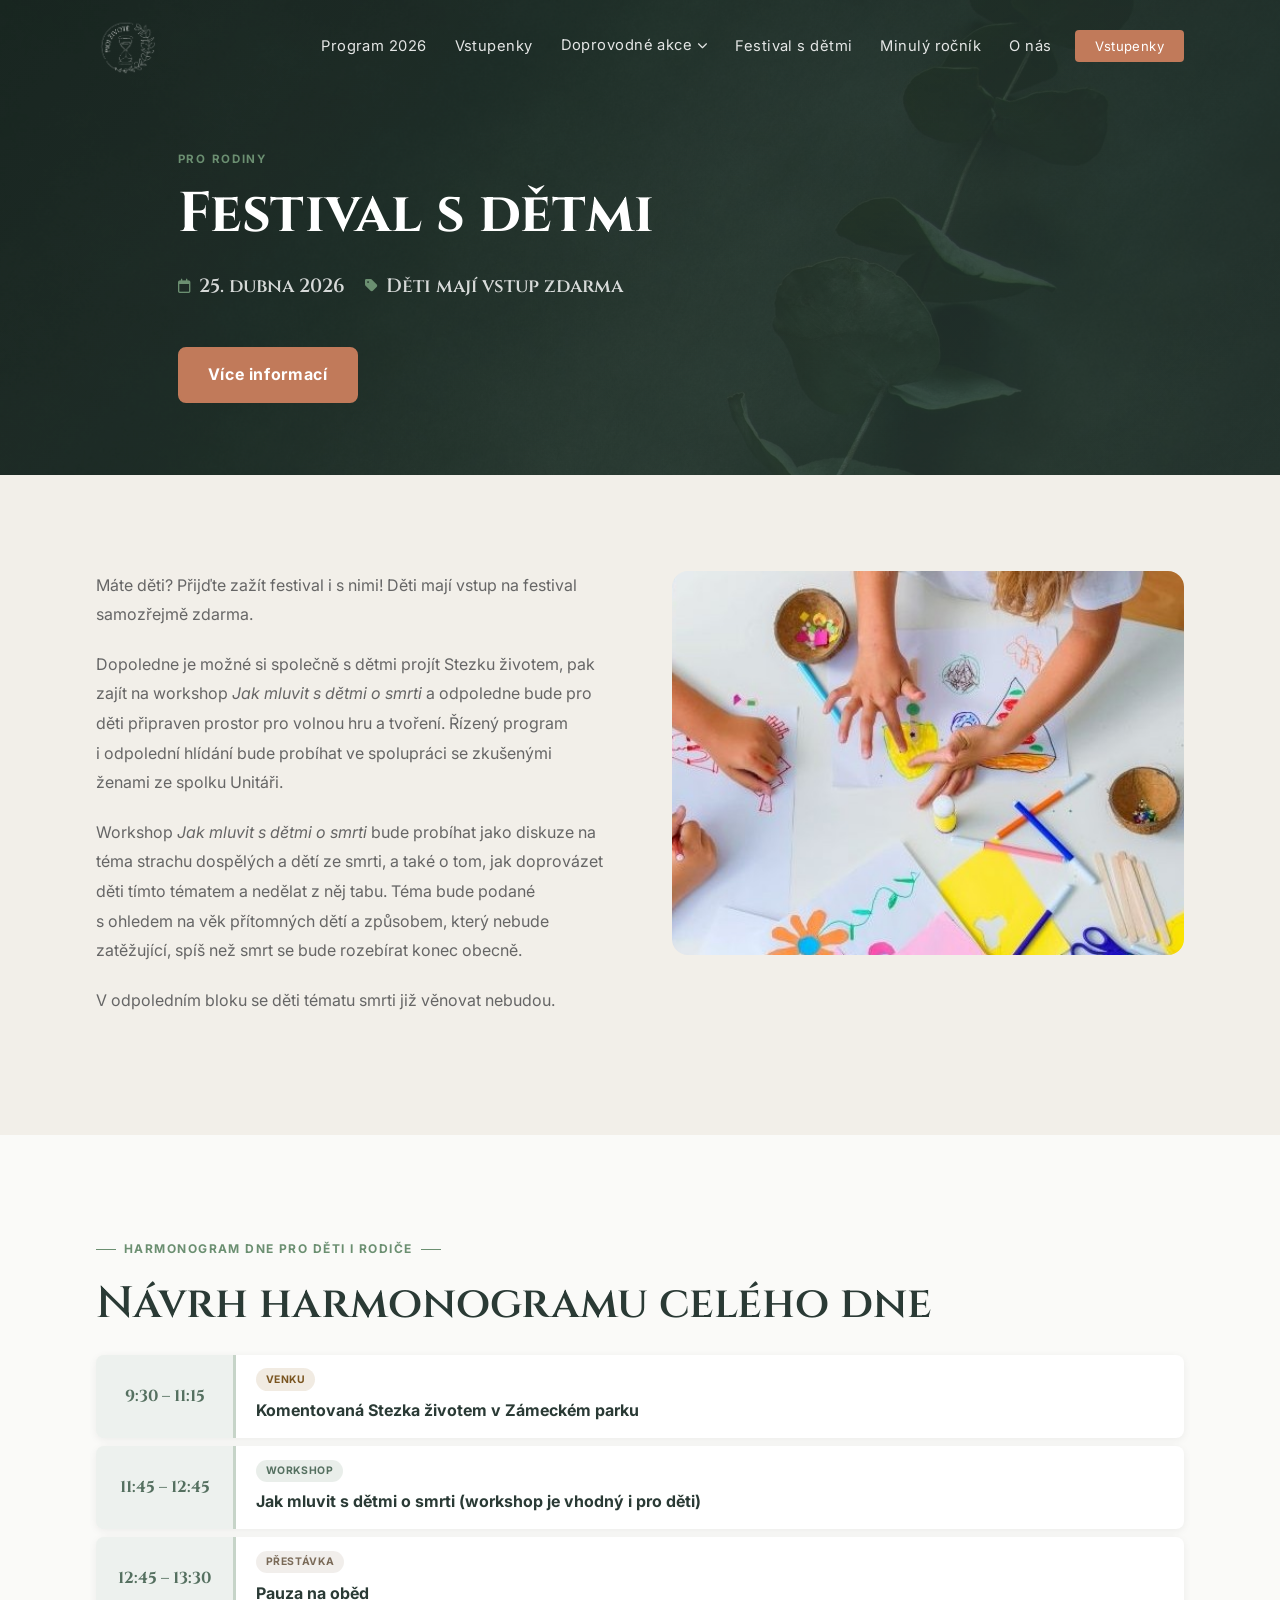
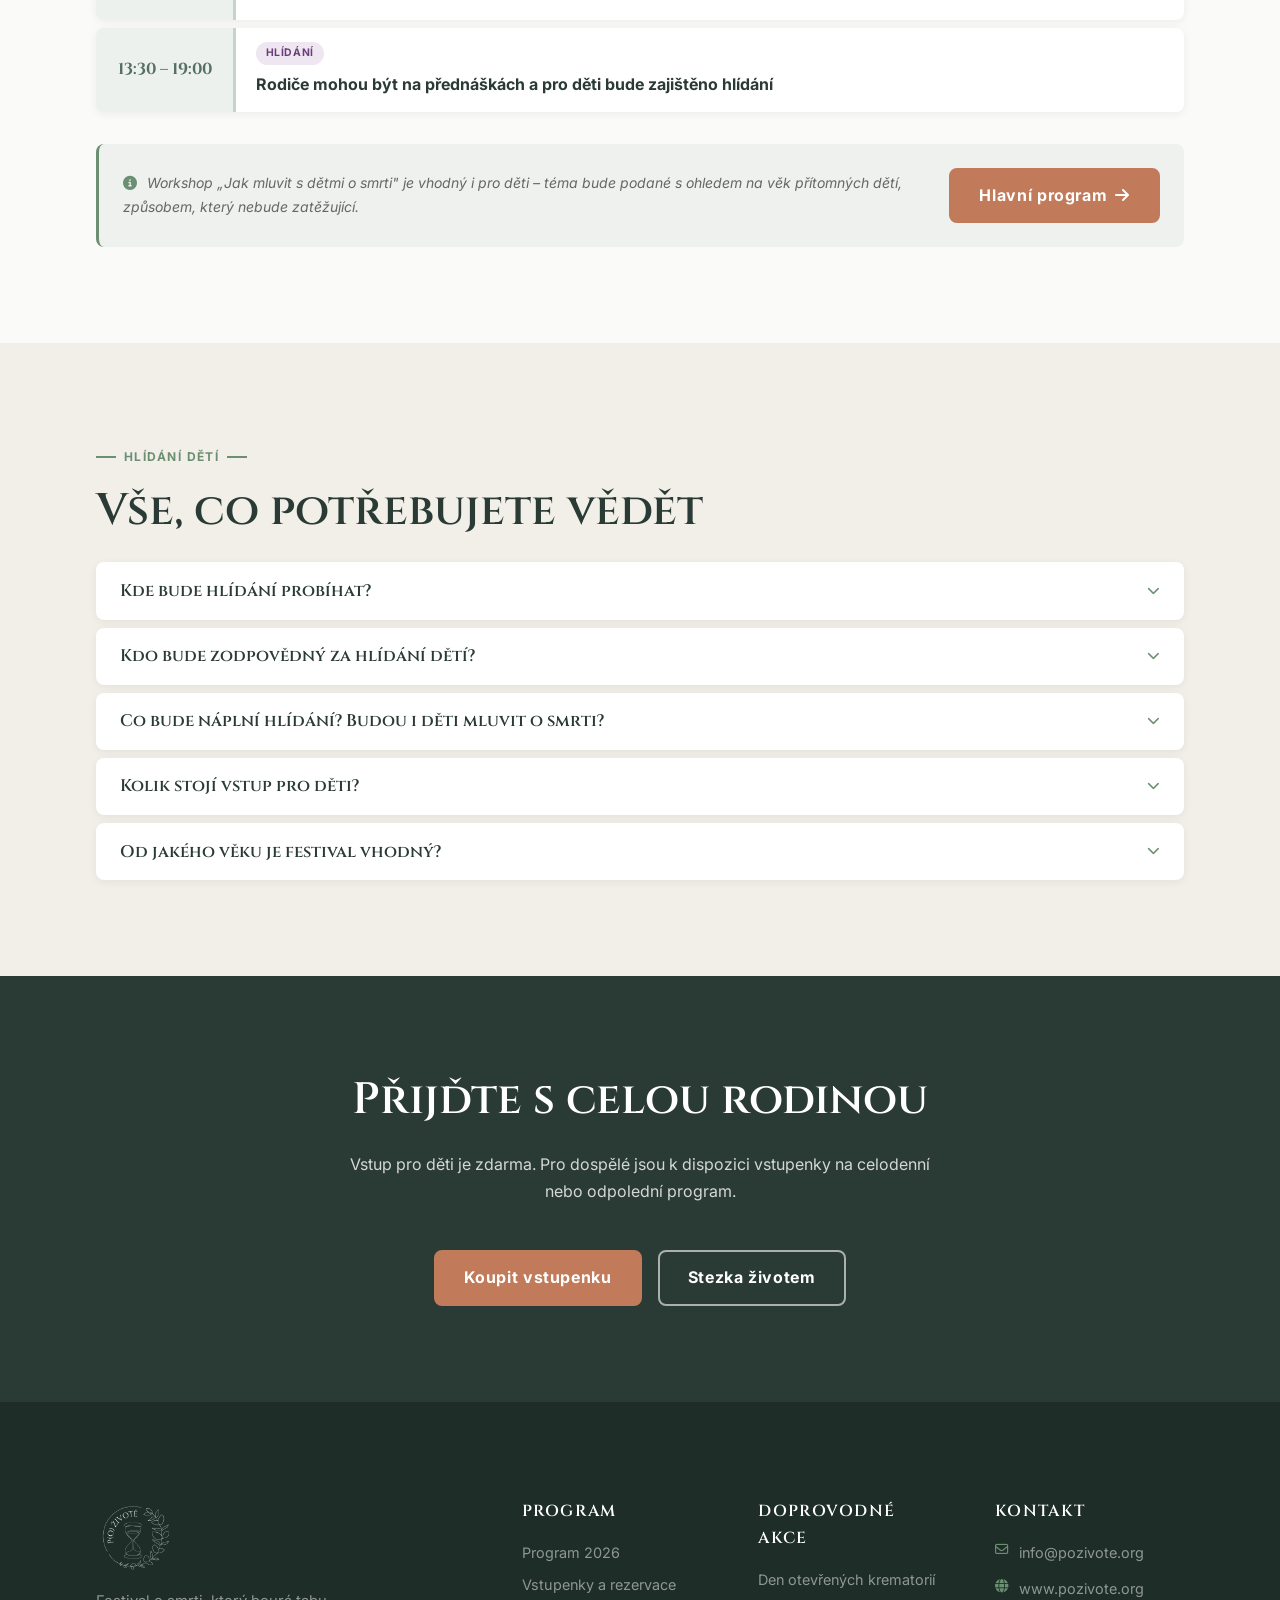
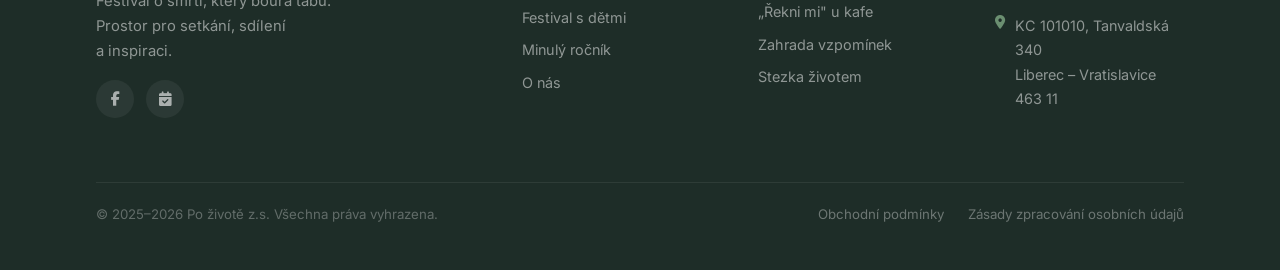
<file: festival-s-detmi.html>
<!DOCTYPE html>
<html lang="cs">

<head>
  <meta charset="UTF-8">
  <meta name="viewport" content="width=device-width, initial-scale=1.0">
  <meta name="robots" content="noindex, nofollow">
  <title>Festival s dětmi | (P)o&nbsp;životě&nbsp;2026</title>
  <meta name="description"
    content="Přijďte na festival (P)o životě i&nbsp;s&nbsp;dětmi! Děti mají vstup zdarma. Komentovaná stezka, workshop, hlídání dětí. Sobota 25.&nbsp;dubna&nbsp;2026.">
  <meta name="author" content="Po životě z.s.">
  <link rel="canonical" href="https://www.pozivote.org/festival-s-detmi.html">
  <meta property="og:type" content="website">
  <meta property="og:locale" content="cs_CZ">
  <meta property="og:title" content="Festival s dětmi | (P)o&nbsp;životě&nbsp;2026">
  <meta property="og:description"
    content="Přijďte na festival (P)o životě i&nbsp;s&nbsp;dětmi! Děti mají vstup zdarma. Komentovaná stezka, workshop, hlídání dětí. Sobota 25.&nbsp;dubna&nbsp;2026.">
  <meta property="og:image" content="https://www.pozivote.org/Obrazky/Logo/hero_pozadi.jpg">
  <meta property="og:url" content="https://www.pozivote.org/festival-s-detmi.html">
  <meta property="og:site_name" content="(P)o životě">
  <link rel="icon" type="image/svg+xml" href="favicon.svg">
  <link rel="preconnect" href="https://fonts.googleapis.com">
  <link rel="preconnect" href="https://fonts.gstatic.com" crossorigin>
  <link
    href="https://fonts.googleapis.com/css2?family=Cinzel:wght@400;600;700&family=Inter:wght@300;400;500;700&display=swap"
    rel="stylesheet">
  <link rel="stylesheet" href="https://cdnjs.cloudflare.com/ajax/libs/font-awesome/6.5.1/css/all.min.css"
    integrity="sha512-DTOQO9RWCH3ppGqcWaEA1BIZOC6xxalwEsw9c2QQeAIftl+Vegovlnee1c9QX4TctnWMn13TZye+giMm8e2LwA=="
    crossorigin="anonymous" referrerpolicy="no-referrer">
  <link rel="stylesheet" href="style.css">
</head>

<body>

  <nav class="navbar" id="navbar" aria-label="Hlavní navigace">
    <div class="container">
      <div class="navbar-inner">
        <a href="index.html" class="nav-logo" aria-label="(P)o životě – domů">
          <img src="Obrazky/Logo/logo_bile.png" alt="(P)o životě festival logo" height="50"
            onerror="this.style.display='none'; this.nextElementSibling.style.display='block';">
          <span class="nav-logo-fallback" style="display:none;">(P)o životě</span>
        </a>
        <ul class="nav-menu" id="navMenu" role="menubar">
          <li class="nav-item" role="none"><a href="program.html" class="nav-link" role="menuitem">Program 2026</a></li>
          <li class="nav-item" role="none"><a href="vstupenky.html" class="nav-link" role="menuitem">Vstupenky</a></li>
          <li class="nav-item" role="none">
            <a href="#" class="nav-link nav-dropdown-toggle" role="menuitem" aria-haspopup="true" aria-expanded="false"
              id="dropdownToggle">
              Doprovodné akce <i class="fa-solid fa-chevron-down" aria-hidden="true"></i>
            </a>
            <ul class="nav-dropdown" role="menu" aria-labelledby="dropdownToggle">
              <li role="none"><a href="krematorium.html" role="menuitem">Den otevřených krematorií</a></li>
              <li role="none"><a href="rekni-mi.html" role="menuitem">„Řekni mi" u&nbsp;kafe</a></li>
              <li role="none"><a href="zahrada-vzpominek.html" role="menuitem">Zahrada vzpomínek</a></li>
              <li role="none"><a href="stezka-zivotem.html" role="menuitem">Stezka životem</a></li>
            </ul>
          </li>
          <li class="nav-item" role="none"><a href="festival-s-detmi.html" class="nav-link" role="menuitem">Festival
              s&nbsp;dětmi</a></li>
          <li class="nav-item" role="none"><a href="minuly-rocnik.html" class="nav-link" role="menuitem">Minulý
              ročník</a></li>
          <li class="nav-item" role="none"><a href="o-nas.html" class="nav-link" role="menuitem">O&nbsp;nás</a></li>
          <li class="nav-item" role="none"><a href="vstupenky.html" class="nav-link nav-cta"
              role="menuitem">Vstupenky</a></li>
        </ul>
        <button class="nav-toggle" id="navToggle" aria-label="Otevřít menu" aria-expanded="false"
          aria-controls="navMenu">
          <span></span><span></span><span></span>
        </button>
      </div>
    </div>
  </nav>

  <main>

    <!-- PAGE HERO -->
    <section class="page-hero" aria-label="Úvod stránky Festival s dětmi">
      <div class="container">
        <div class="page-hero-inner">
          <span class="page-hero-label">Pro rodiny</span>
          <h1 class="page-hero-title">Festival s&nbsp;dětmi</h1>
          <ul class="page-hero-meta" aria-label="Klíčové informace">
            <li class="page-hero-meta-item"><i class="fa-regular fa-calendar" aria-hidden="true"></i>
              25.&nbsp;dubna&nbsp;2026</li>
            <li class="page-hero-meta-item"><i class="fa-solid fa-tag" aria-hidden="true"></i> Děti mají vstup zdarma
            </li>
          </ul>
          <div class="page-hero-cta">
            <a href="#sekce-hlidani" class="btn btn-accent">Více informací</a>
          </div>
        </div>
      </div>
    </section>

    <!-- INTRO -->
    <section class="section" style="background: var(--color-bg-alt);">
      <div class="container">
        <div class="about-grid reveal" style="align-items: start;">
          <div class="about-text">
            <p style="color: #666666;">Máte děti? Přijďte zažít festival i&nbsp;s&nbsp;nimi!
              Děti mají vstup na festival samozřejmě zdarma.</p>
            <p style="color: #666666;">Dopoledne je možné si společně s&nbsp;dětmi projít Stezku životem, pak zajít na
              workshop <em>Jak mluvit s&nbsp;dětmi o&nbsp;smrti</em> a&nbsp;odpoledne bude pro děti připraven prostor
              pro volnou hru a&nbsp;tvoření.
              Řízený program i&nbsp;odpolední hlídání bude probíhat ve spolupráci se zkušenými ženami ze spolku Unitáři.
            </p>
            <p style="color: #666666;">Workshop <em>Jak mluvit s&nbsp;dětmi o&nbsp;smrti</em> bude probíhat jako diskuze
              na téma strachu dospělých a&nbsp;dětí ze smrti, a&nbsp;také o&nbsp;tom, jak doprovázet děti tímto tématem
              a&nbsp;nedělat z&nbsp;něj tabu. Téma bude podané s&nbsp;ohledem na věk přítomných dětí a&nbsp;způsobem,
              který nebude zatěžující, spíš než smrt se bude rozebírat konec obecně.</p>
            <p style="color: #666666;">V&nbsp;odpoledním bloku se děti tématu smrti již věnovat nebudou.</p>
          </div>
          <div class="about-image-wrap" style="aspect-ratio: unset;">
            <img src="Obrazky/Ostatni/deti.jpg" alt="Děti při tvoření" loading="lazy"
              style="width: 100%; aspect-ratio: 4/3; object-fit: cover; border-radius: var(--border-radius-lg);"
              onerror="this.style.display='none';">
          </div>
        </div>
      </div>
    </section>

    <!-- SECTION 1: HARMONOGRAM -->
    <section class="section" aria-labelledby="harmonogram-title">
      <div class="container">
        <span class="section-label reveal">Harmonogram dne pro&nbsp;děti i&nbsp;rodiče</span>
        <h2 class="section-title reveal" id="harmonogram-title">Návrh harmonogramu celého dne</h2>

        <div class="timeline" role="list">

          <div class="timeline-item reveal" role="listitem">
            <div class="timeline-time">9:30 – 11:15</div>
            <div class="timeline-body">
              <span class="timeline-tag tag-stezka">Venku</span>
              <h3 class="timeline-title">Komentovaná Stezka životem v Zámeckém parku</h3>
            </div>
          </div>

          <div class="timeline-item reveal" role="listitem">
            <div class="timeline-time">11:45 – 12:45</div>
            <div class="timeline-body">
              <span class="timeline-tag tag-workshop">Workshop</span>
              <h3 class="timeline-title">Jak mluvit s&nbsp;dětmi o&nbsp;smrti (workshop je vhodný i&nbsp;pro děti)</h3>
            </div>
          </div>

          <div class="timeline-item reveal" role="listitem">
            <div class="timeline-time">12:45 – 13:30</div>
            <div class="timeline-body">
              <span class="timeline-tag tag-kultura">Přestávka</span>
              <h3 class="timeline-title">Pauza na oběd</h3>
            </div>
          </div>

          <div class="timeline-item reveal" role="listitem">
            <div class="timeline-time">13:30 – 19:00</div>
            <div class="timeline-body">
              <span class="timeline-tag tag-cultural">Hlídání</span>
              <h3 class="timeline-title">Rodiče mohou být na přednáškách a&nbsp;pro děti bude zajištěno hlídání</h3>
            </div>
          </div>

        </div>

        <div class="program-note reveal">
          <p class="program-note-text">
            <i class="fa-solid fa-circle-info" aria-hidden="true"></i>
            Workshop „Jak mluvit s&nbsp;dětmi o&nbsp;smrti" je vhodný i&nbsp;pro děti – téma bude podané s&nbsp;ohledem
            na věk přítomných dětí, způsobem, který nebude zatěžující.
          </p>
          <a href="program.html" class="btn btn-accent">
            Hlavní program <i class="fa-solid fa-arrow-right" aria-hidden="true"></i>
          </a>
        </div>
      </div>
    </section>

    <!-- SECTION 2: FAQ HLÍDÁNÍ -->
    <section class="section" id="sekce-hlidani" style="background: var(--color-bg-alt);" aria-labelledby="hlidani-title">
      <div class="container">
        <span class="section-label reveal">Hlídání dětí</span>
        <h2 class="section-title reveal" id="hlidani-title">Vše, co potřebujete vědět</h2>

        <div class="faq-list reveal" role="list">

          <div class="faq-item" role="listitem">
            <button class="faq-question" aria-expanded="false">
              Kde bude hlídání probíhat?
              <i class="fa-solid fa-chevron-down" aria-hidden="true"></i>
            </button>
            <div class="faq-answer">
              <p>V&nbsp;malém sále, jen několik málo metrů od sálu hlavního. Kdykoliv je možné dítě zkontrolovat
                a&nbsp;v&nbsp;případě potřeby může dítě kontaktovat i&nbsp;vás.</p>
            </div>
          </div>

          <div class="faq-item" role="listitem">
            <button class="faq-question" aria-expanded="false">
              Kdo bude zodpovědný za hlídání dětí?
              <i class="fa-solid fa-chevron-down" aria-hidden="true"></i>
            </button>
            <div class="faq-answer">
              <p>Zkušené ženy ze spolku Unitáři.</p>
            </div>
          </div>

          <div class="faq-item" role="listitem">
            <button class="faq-question" aria-expanded="false">
              Co bude náplní hlídání? Budou i&nbsp;děti mluvit o&nbsp;smrti?
              <i class="fa-solid fa-chevron-down" aria-hidden="true"></i>
            </button>
            <div class="faq-answer">
              <p>Děti již budou mít volnou zábavu, budou si moci hrát, ale i&nbsp;tvořit a&nbsp;spolupracovat.
                V&nbsp;rámci odpoledního hlídání již téma smrti nebudeme probírat.</p>
            </div>
          </div>

          <div class="faq-item" role="listitem">
            <button class="faq-question" aria-expanded="false">
              Kolik stojí vstup pro děti?
              <i class="fa-solid fa-chevron-down" aria-hidden="true"></i>
            </button>
            <div class="faq-answer">
              <p>Děti mají vstup na festival zdarma.</p>
            </div>
          </div>

          <div class="faq-item" role="listitem">
            <button class="faq-question" aria-expanded="false">
              Od jakého věku je festival vhodný?
              <i class="fa-solid fa-chevron-down" aria-hidden="true"></i>
            </button>
            <div class="faq-answer">
              <p>Festival je otevřen rodinám s&nbsp;dětmi všech věků. Workshop „Jak mluvit s&nbsp;dětmi o&nbsp;smrti" je
                přizpůsoben věku přítomných dětí.</p>
            </div>
          </div>

        </div>
      </div>
    </section>

    <!-- SECTION 3: CTA -->
    <section class="section children-section" style="background: var(--color-dark, #1a1a2e); text-align: center;"
      aria-labelledby="rodina-cta-title">
      <div class="container">
        <h2 class="section-title reveal" id="rodina-cta-title" style="color: #fff;">Přijďte s&nbsp;celou rodinou</h2>
        <p class="reveal" style="color: rgba(255,255,255,0.8); max-width: 600px; margin: 0 auto 2rem;">
          Vstup pro děti je zdarma. Pro dospělé jsou k&nbsp;dispozici vstupenky na celodenní nebo odpolední program.
        </p>
        <div class="page-hero-cta reveal" style="justify-content: center; gap: 1rem;">
          <a href="vstupenky.html" class="btn btn-accent">Koupit vstupenku</a>
          <a href="stezka-zivotem.html" class="btn btn-outline-white">Stezka životem</a>
        </div>
      </div>
    </section>

  </main>

  <footer class="footer" aria-label="Zápatí stránky">
    <div class="container">
      <div class="footer-grid">
        <div class="footer-brand">
          <img src="Obrazky/Logo/logo_bile.png" alt="(P)o životě – logo" class="footer-logo" loading="lazy"
            onerror="this.style.display='none'; this.nextElementSibling.style.display='block';">
          <div class="footer-logo-fallback" style="display:none;">(P)o životě</div>
          <p class="footer-tagline">Festival o&nbsp;smrti, který bourá tabu. Prostor pro setkání, sdílení
            a&nbsp;inspiraci.</p>
          <div class="footer-socials">
            <a href="https://www.facebook.com/profile.php?id=61571511511098" class="footer-social-link"
              aria-label="Facebook stránka Po životě z.s." target="_blank" rel="noopener noreferrer"><i
                class="fa-brands fa-facebook-f" aria-hidden="true"></i></a>
            <a href="https://fb.me/e/46WXp6Esp" class="footer-social-link" aria-label="Facebooková událost festivalu"
              target="_blank" rel="noopener noreferrer"><i class="fa-solid fa-calendar-check"
                aria-hidden="true"></i></a>
          </div>
        </div>
        <div class="footer-col">
          <h4>Program</h4>
          <nav aria-label="Navigace programem">
            <ul class="footer-links">
              <li><a href="program.html">Program 2026</a></li>
              <li><a href="vstupenky.html">Vstupenky a&nbsp;rezervace</a></li>
              <li><a href="festival-s-detmi.html">Festival s&nbsp;dětmi</a></li>
              <li><a href="minuly-rocnik.html">Minulý ročník</a></li>
              <li><a href="o-nas.html">O&nbsp;nás</a></li>
            </ul>
          </nav>
        </div>
        <div class="footer-col">
          <h4>Doprovodné akce</h4>
          <nav aria-label="Navigace doprovodnými akcemi">
            <ul class="footer-links">
              <li><a href="krematorium.html">Den otevřených krematorií</a></li>
              <li><a href="rekni-mi.html">„Řekni mi" u&nbsp;kafe</a></li>
              <li><a href="zahrada-vzpominek.html">Zahrada vzpomínek</a></li>
              <li><a href="stezka-zivotem.html">Stezka životem</a></li>
            </ul>
          </nav>
        </div>
        <div class="footer-col">
          <h4>Kontakt</h4>
          <address style="font-style: normal;">
            <ul class="footer-contact-items">
              <li class="footer-contact-item"><i class="fa-regular fa-envelope" aria-hidden="true"></i><a
                  href="mailto:info@pozivote.org">info@pozivote.org</a></li>
              <li class="footer-contact-item"><i class="fa-solid fa-globe" aria-hidden="true"></i><a
                  href="https://www.pozivote.org" target="_blank" rel="noopener noreferrer">www.pozivote.org</a></li>
              <li class="footer-contact-item"><i class="fa-solid fa-location-dot"
                  aria-hidden="true"></i><span>KC&nbsp;101010, Tanvaldská 340<br>Liberec –
                  Vratislavice<br>463&nbsp;11</span></li>
            </ul>
          </address>
        </div>
      </div>
      <div class="footer-legal">
        <div class="footer-bottom">
          <p class="footer-copyright">&copy; 2025–2026 Po životě z.s. Všechna práva vyhrazena.</p>
          <nav class="footer-bottom-links" aria-label="Právní dokumenty">
            <a href="obchodni-podminky.html">Obchodní podmínky</a>
            <a href="gdpr.html">Zásady zpracování osobních údajů</a>
          </nav>
        </div>
      </div>
    </div>
  </footer>

  <script>
    document.querySelectorAll('.faq-question').forEach(function (btn) {
      btn.addEventListener('click', function () {
        var item = this.closest('.faq-item');
        item.classList.toggle('open');
      });
    });
  </script>
  <script src="script.js"></script>
</body>

</html>
</file>
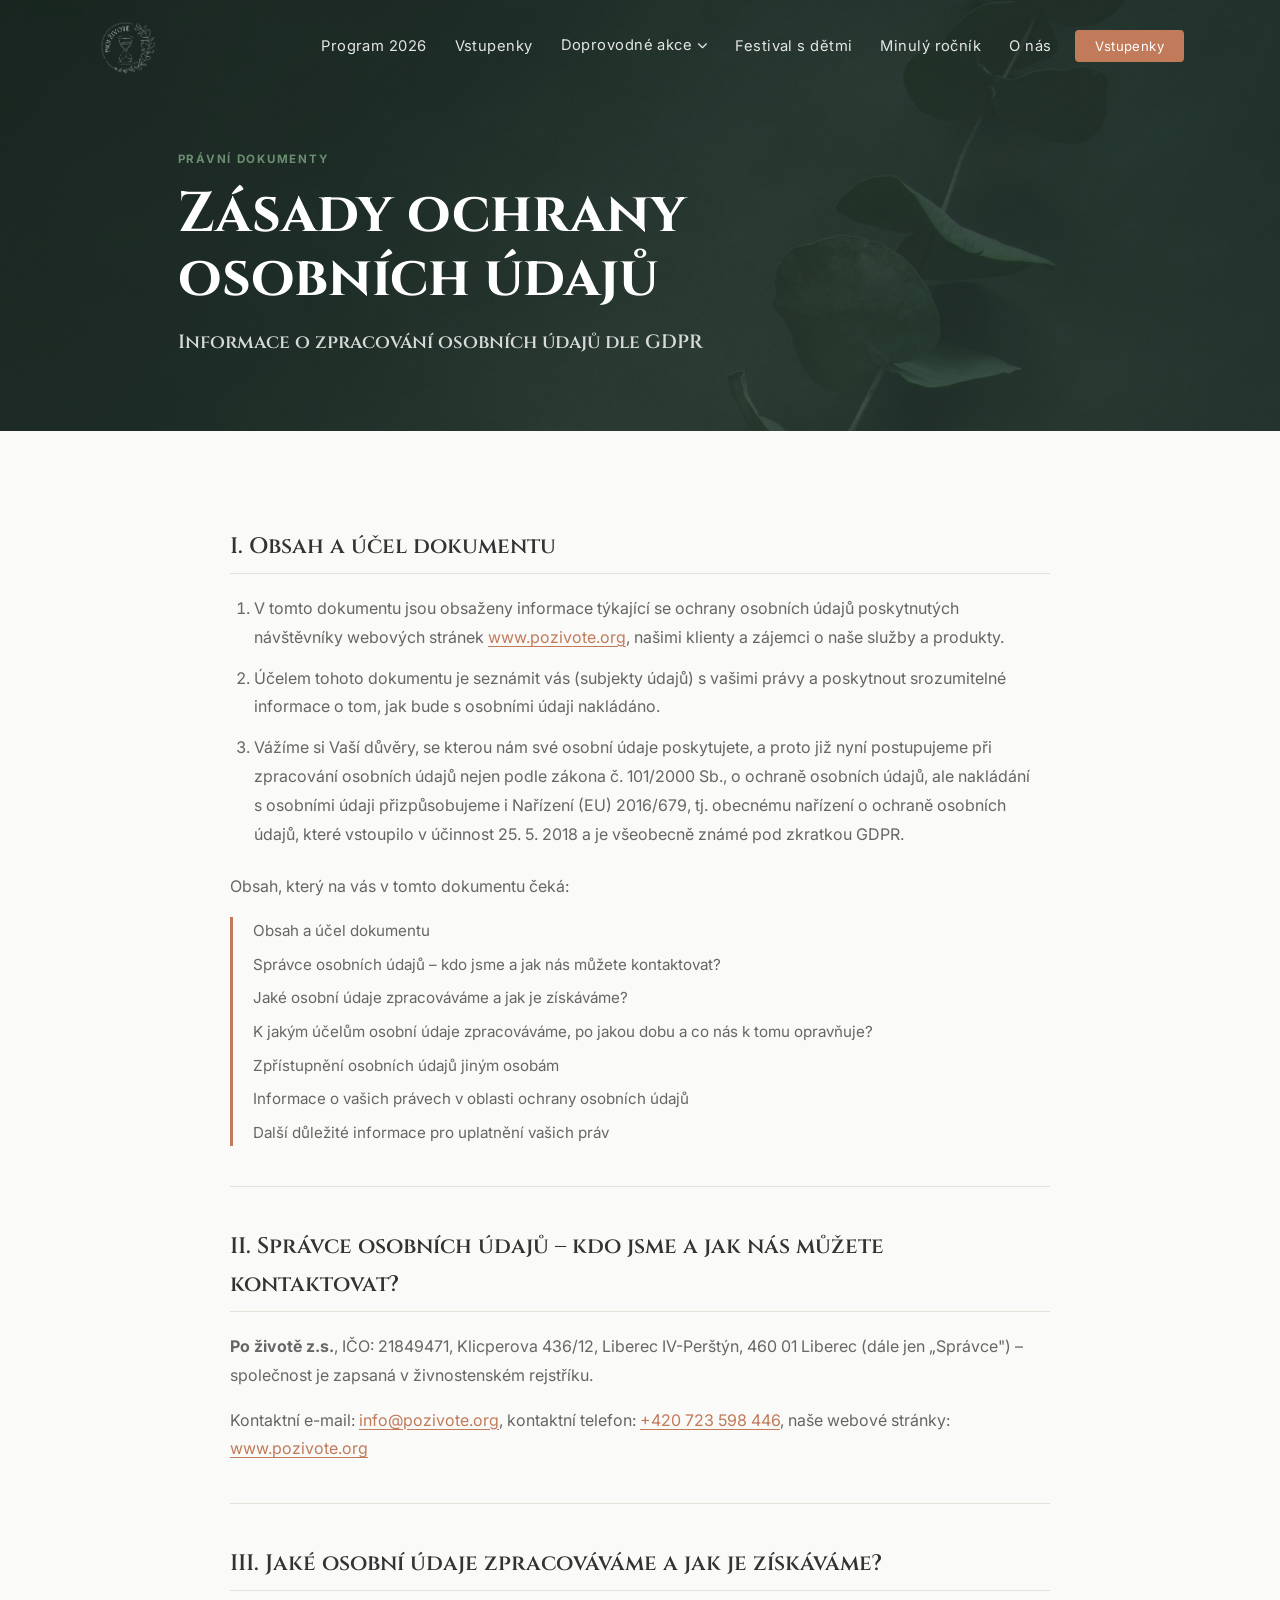
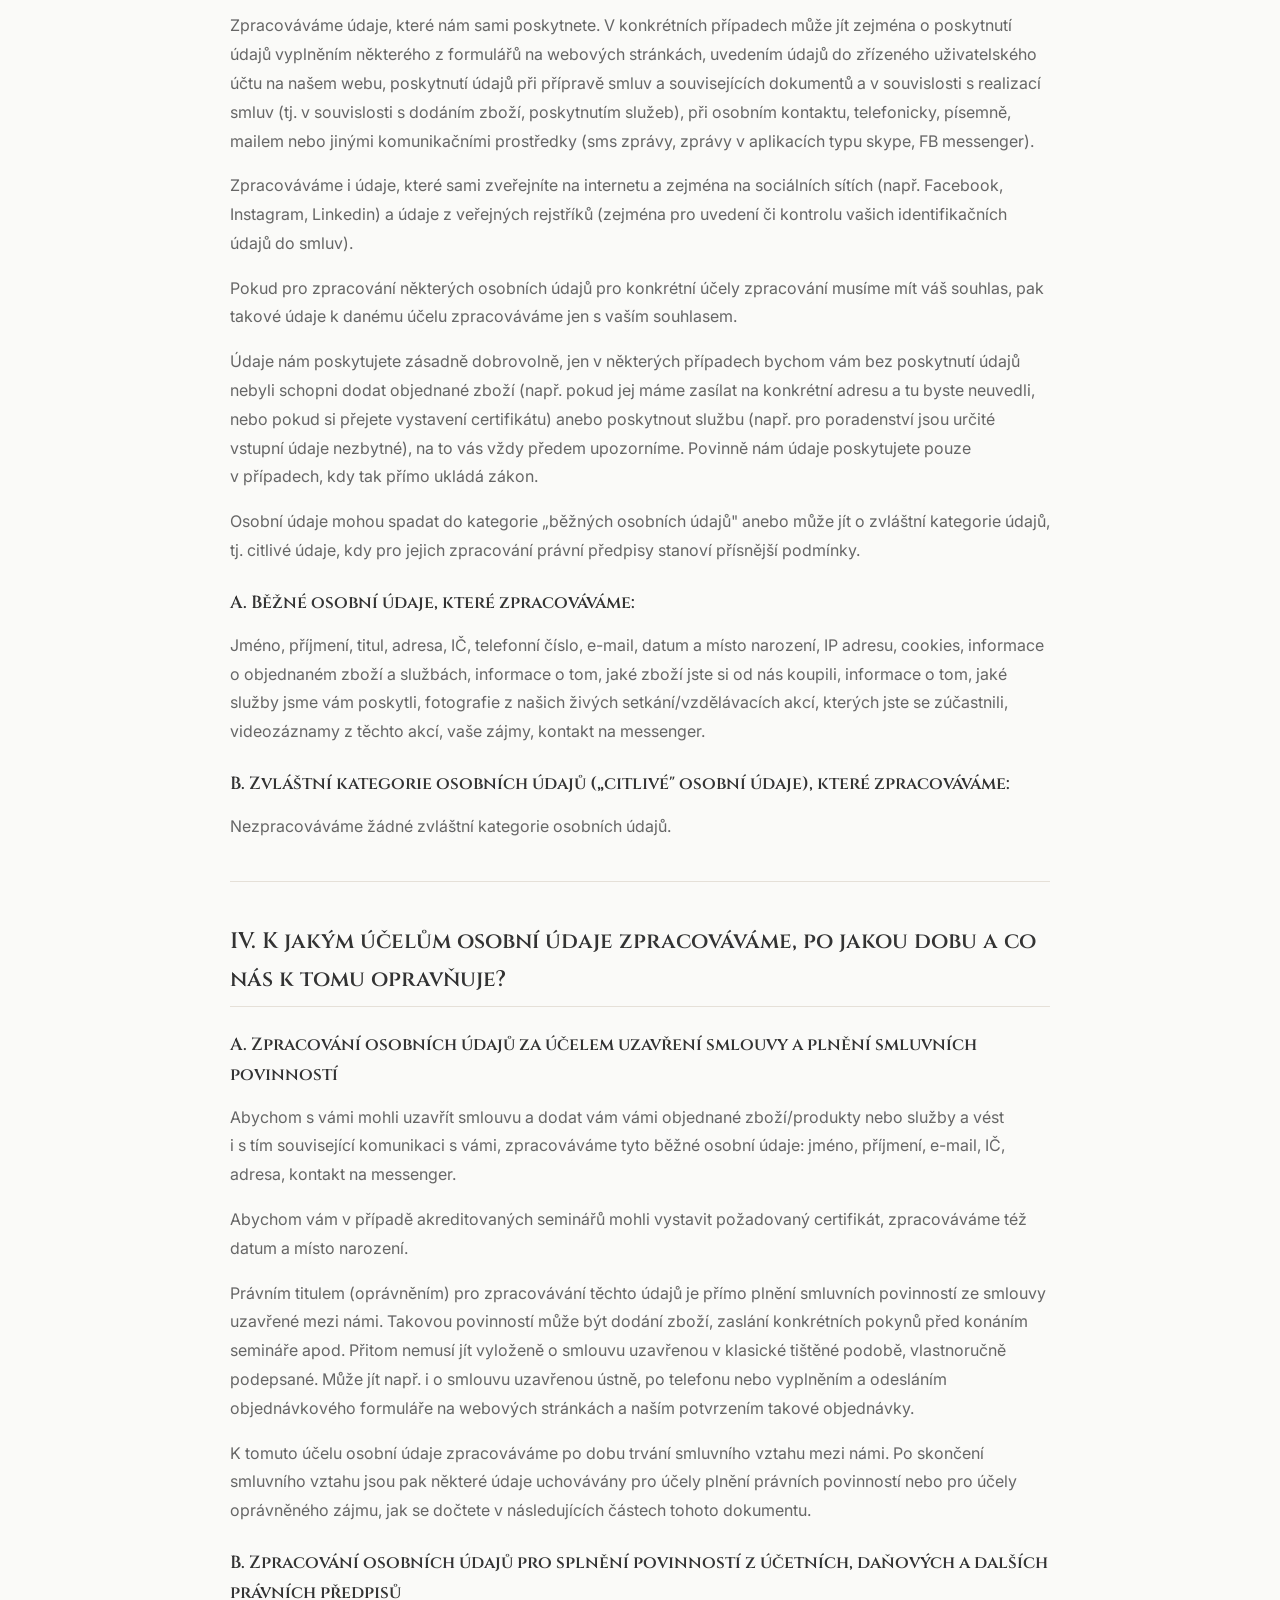
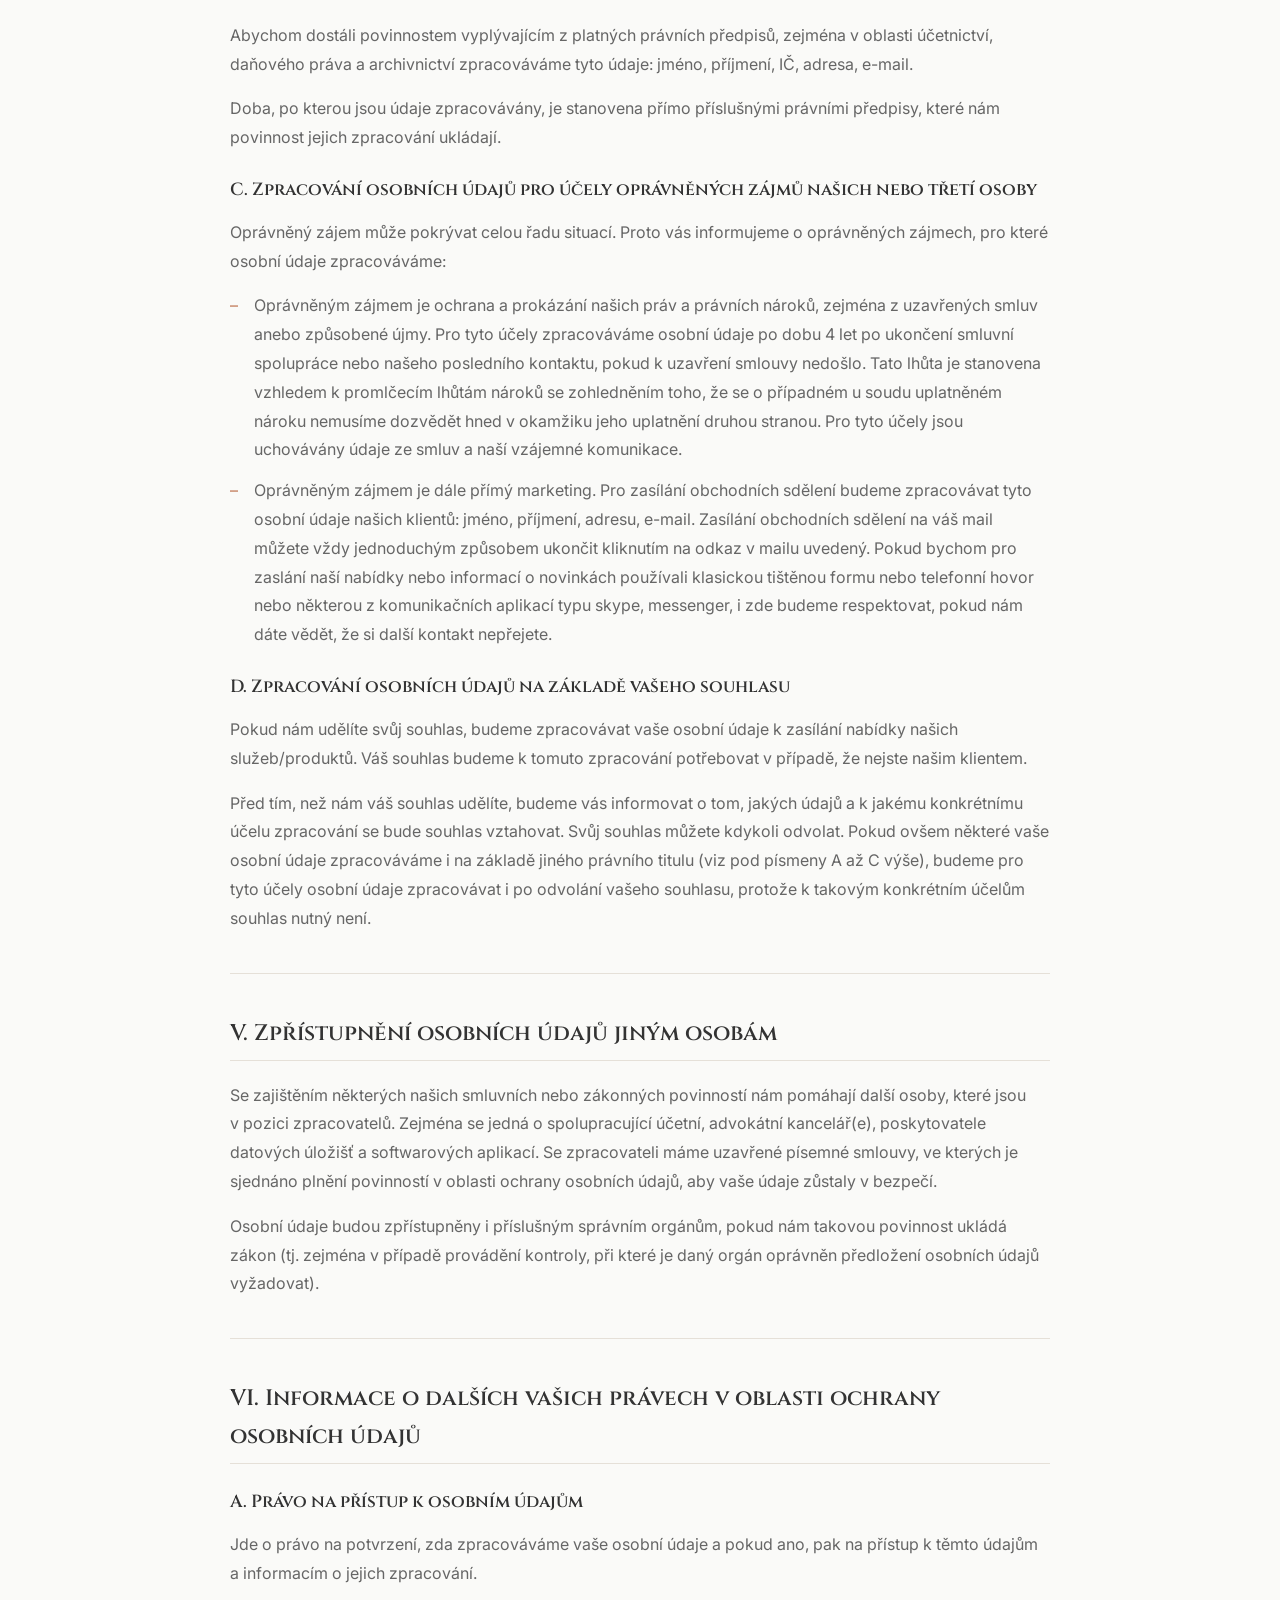
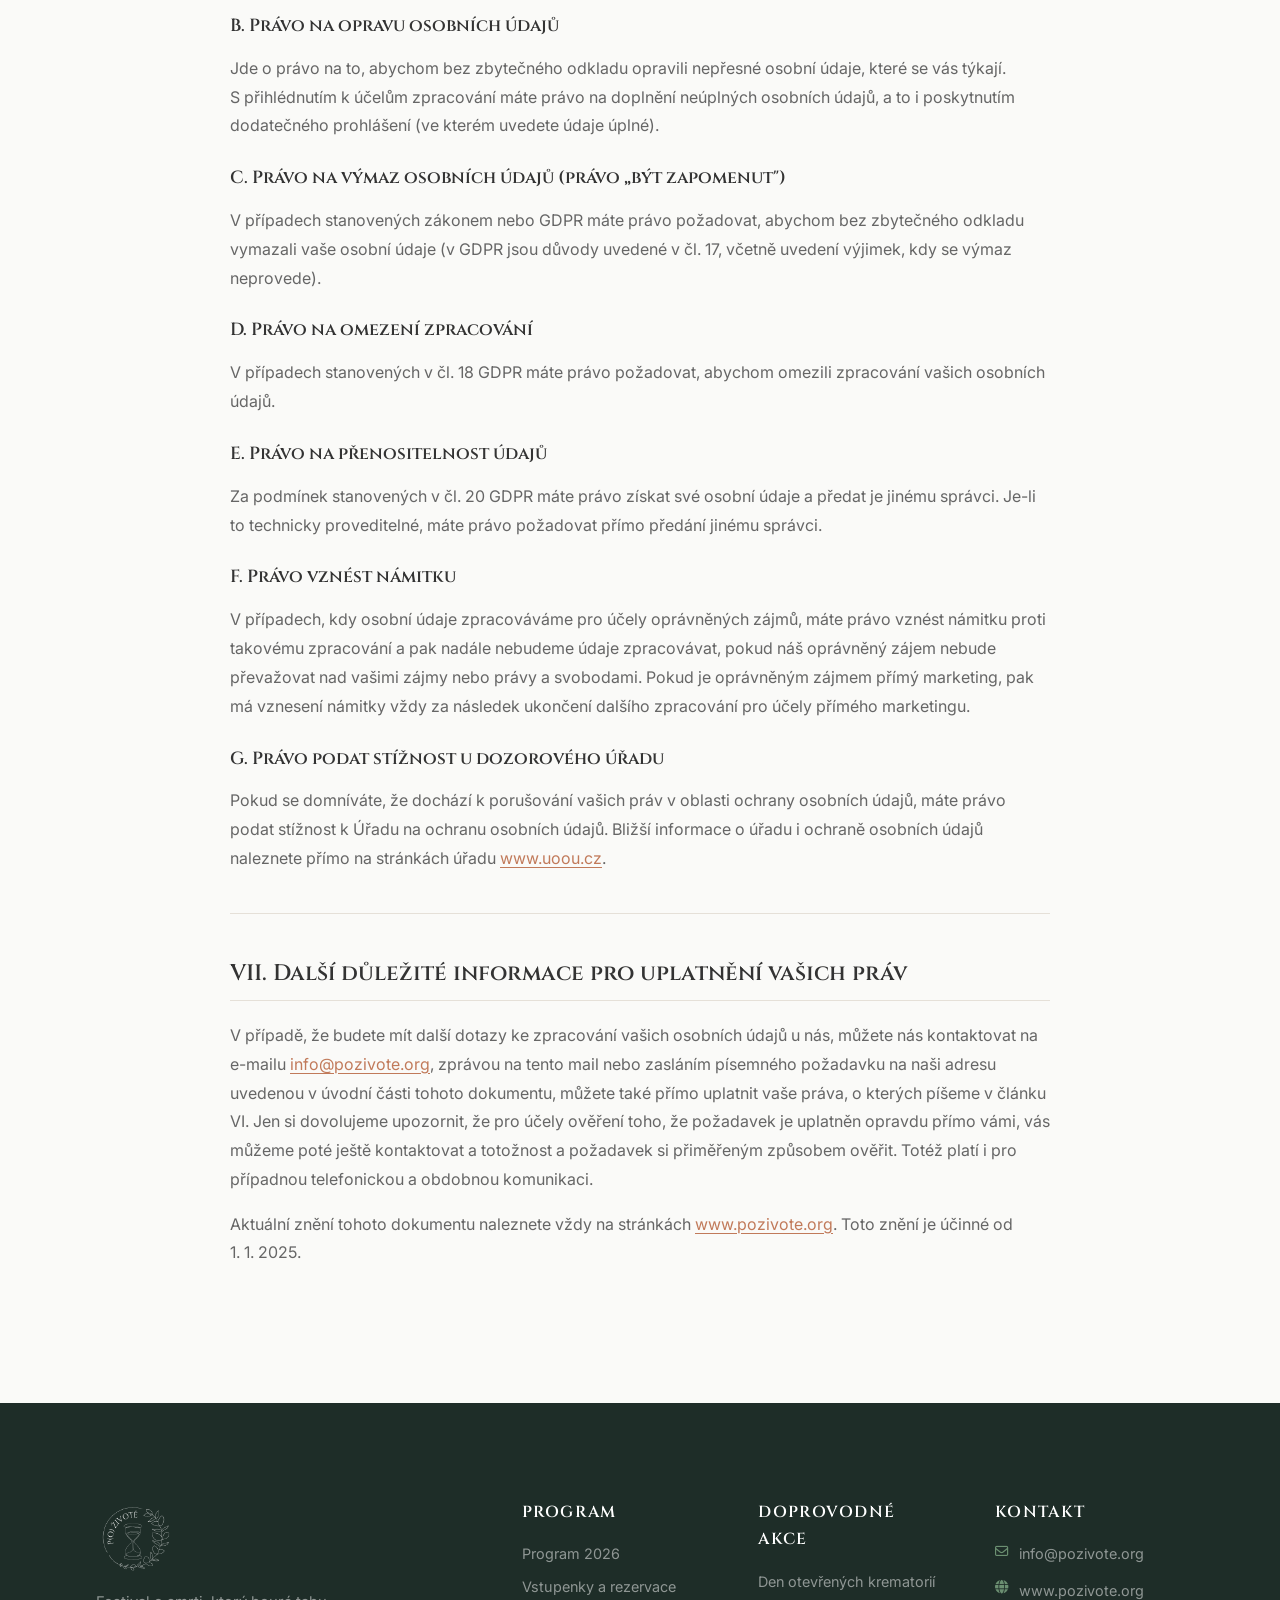
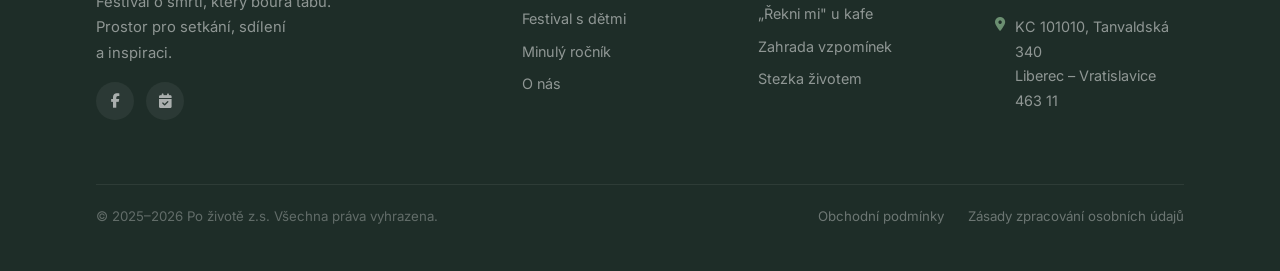
<file: gdpr.html>
<!DOCTYPE html>
<html lang="cs">

<head>
  <meta charset="UTF-8">
  <meta name="viewport" content="width=device-width, initial-scale=1.0">
  <meta name="robots" content="noindex, nofollow">
  <title>Zásady ochrany osobních údajů – Po životě z.s. | (P)o&nbsp;životě&nbsp;2026</title>
  <meta name="description"
    content="Zásady ochrany osobních údajů spolku Po životě z.s. Informace o zpracování osobních údajů dle GDPR.">
  <meta name="author" content="Po životě z.s.">
  <link rel="canonical" href="https://www.pozivote.org/gdpr.html">
  <meta property="og:type" content="website">
  <meta property="og:locale" content="cs_CZ">
  <meta property="og:title" content="Zásady ochrany osobních údajů – Po životě z.s.">
  <meta property="og:description"
    content="Zásady ochrany osobních údajů spolku Po životě z.s. Informace o zpracování osobních údajů dle GDPR.">
  <meta property="og:image" content="https://www.pozivote.org/Obrazky/Logo/hero_pozadi.jpg">
  <meta property="og:url" content="https://www.pozivote.org/gdpr.html">
  <meta property="og:site_name" content="(P)o životě">
  <link rel="icon" type="image/svg+xml" href="favicon.svg">
  <link rel="preconnect" href="https://fonts.googleapis.com">
  <link rel="preconnect" href="https://fonts.gstatic.com" crossorigin>
  <link
    href="https://fonts.googleapis.com/css2?family=Cinzel:wght@400;600;700&family=Inter:wght@300;400;500;700&display=swap"
    rel="stylesheet">
  <link rel="stylesheet" href="https://cdnjs.cloudflare.com/ajax/libs/font-awesome/6.5.1/css/all.min.css"
    integrity="sha512-DTOQO9RWCH3ppGqcWaEA1BIZOC6xxalwEsw9c2QQeAIftl+Vegovlnee1c9QX4TctnWMn13TZye+giMm8e2LwA=="
    crossorigin="anonymous" referrerpolicy="no-referrer">
  <link rel="stylesheet" href="style.css">
</head>

<body>

  <nav class="navbar" id="navbar" aria-label="Hlavní navigace">
    <div class="container">
      <div class="navbar-inner">
        <a href="index.html" class="nav-logo" aria-label="(P)o životě – domů">
          <img src="Obrazky/Logo/logo_bile.png" alt="(P)o životě festival logo" height="50"
            onerror="this.style.display='none'; this.nextElementSibling.style.display='block';">
          <span class="nav-logo-fallback" style="display:none;">(P)o životě</span>
        </a>
        <ul class="nav-menu" id="navMenu" role="menubar">
          <li class="nav-item" role="none"><a href="program.html" class="nav-link" role="menuitem">Program 2026</a></li>
          <li class="nav-item" role="none"><a href="vstupenky.html" class="nav-link" role="menuitem">Vstupenky</a></li>
          <li class="nav-item" role="none">
            <a href="#" class="nav-link nav-dropdown-toggle" role="menuitem" aria-haspopup="true" aria-expanded="false"
              id="dropdownToggle">
              Doprovodné akce <i class="fa-solid fa-chevron-down" aria-hidden="true"></i>
            </a>
            <ul class="nav-dropdown" role="menu" aria-labelledby="dropdownToggle">
              <li role="none"><a href="krematorium.html" role="menuitem">Den otevřených krematorií</a></li>
              <li role="none"><a href="rekni-mi.html" role="menuitem">„Řekni mi" u&nbsp;kafe</a></li>
              <li role="none"><a href="zahrada-vzpominek.html" role="menuitem">Zahrada vzpomínek</a></li>
              <li role="none"><a href="stezka-zivotem.html" role="menuitem">Stezka životem</a></li>
            </ul>
          </li>
          <li class="nav-item" role="none"><a href="festival-s-detmi.html" class="nav-link" role="menuitem">Festival
              s&nbsp;dětmi</a></li>
          <li class="nav-item" role="none"><a href="minuly-rocnik.html" class="nav-link" role="menuitem">Minulý
              ročník</a></li>
          <li class="nav-item" role="none"><a href="o-nas.html" class="nav-link" role="menuitem">O&nbsp;nás</a></li>
          <li class="nav-item" role="none"><a href="vstupenky.html" class="nav-link nav-cta"
              role="menuitem">Vstupenky</a></li>
        </ul>
        <button class="nav-toggle" id="navToggle" aria-label="Otevřít menu" aria-expanded="false"
          aria-controls="navMenu">
          <span></span><span></span><span></span>
        </button>
      </div>
    </div>
  </nav>

  <main>

    <!-- PAGE HERO -->
    <section class="page-hero" aria-label="Úvod stránky Zásady ochrany osobních údajů">
      <div class="container">
        <div class="page-hero-inner">
          <span class="page-hero-label">Právní dokumenty</span>
          <h1 class="page-hero-title">Zásady ochrany osobních&nbsp;údajů</h1>
          <p class="page-hero-meta-item">Informace o&nbsp;zpracování osobních údajů dle GDPR</p>
        </div>
      </div>
    </section>

    <!-- GDPR CONTENT -->
    <section class="section" aria-labelledby="gdpr-title">
      <div class="container">
        <div class="gdpr-content">

          <!-- I. Obsah a účel -->
          <article class="gdpr-chapter">
            <h2 class="gdpr-chapter-title">I. Obsah a&nbsp;účel dokumentu</h2>
            <ol class="gdpr-numbered-list">
              <li>V&nbsp;tomto dokumentu jsou obsaženy informace týkající se ochrany osobních údajů poskytnutých
                návštěvníky webových stránek <a href="https://www.pozivote.org" target="_blank"
                  rel="noopener noreferrer">www.pozivote.org</a>, našimi klienty a&nbsp;zájemci o&nbsp;naše služby
                a&nbsp;produkty.</li>
              <li>Účelem tohoto dokumentu je seznámit vás (subjekty údajů) s&nbsp;vašimi právy a&nbsp;poskytnout
                srozumitelné informace o&nbsp;tom, jak bude s&nbsp;osobními údaji nakládáno.</li>
              <li>Vážíme si Vaší důvěry, se kterou nám své osobní údaje poskytujete, a&nbsp;proto již nyní postupujeme
                při zpracování osobních údajů nejen podle zákona č.&nbsp;101/2000&nbsp;Sb., o&nbsp;ochraně osobních
                údajů, ale nakládání s&nbsp;osobními údaji přizpůsobujeme i&nbsp;Nařízení (EU) 2016/679, tj. obecnému
                nařízení o&nbsp;ochraně osobních údajů, které vstoupilo v&nbsp;účinnost 25.&nbsp;5.&nbsp;2018
                a&nbsp;je všeobecně známé pod zkratkou GDPR.</li>
            </ol>

            <p class="gdpr-lead" style="margin-top: 1.5rem;">Obsah, který na vás v&nbsp;tomto dokumentu čeká:</p>
            <ul class="gdpr-toc-list">
              <li><a href="#kap-i">Obsah a&nbsp;účel dokumentu</a></li>
              <li><a href="#kap-ii">Správce osobních údajů – kdo jsme a&nbsp;jak nás můžete kontaktovat?</a></li>
              <li><a href="#kap-iii">Jaké osobní údaje zpracováváme a&nbsp;jak je získáváme?</a></li>
              <li><a href="#kap-iv">K&nbsp;jakým účelům osobní údaje zpracováváme, po jakou dobu a&nbsp;co nás k&nbsp;tomu opravňuje?</a></li>
              <li><a href="#kap-v">Zpřístupnění osobních údajů jiným osobám</a></li>
              <li><a href="#kap-vi">Informace o&nbsp;vašich právech v&nbsp;oblasti ochrany osobních údajů</a></li>
              <li><a href="#kap-vii">Další důležité informace pro uplatnění vašich práv</a></li>
            </ul>
          </article>

          <hr class="gdpr-divider">

          <!-- II. Správce -->
          <article class="gdpr-chapter" id="kap-ii">
            <h2 class="gdpr-chapter-title">II. Správce osobních údajů – kdo jsme a&nbsp;jak nás můžete kontaktovat?</h2>
            <p>
              <strong>Po životě z.s.</strong>, IČO:&nbsp;21849471, Klicperova 436/12, Liberec IV-Perštýn,
              460&nbsp;01&nbsp;Liberec (dále jen „Správce") – společnost je zapsaná v&nbsp;živnostenském rejstříku.
            </p>
            <p>
              Kontaktní e-mail: <a href="mailto:info@pozivote.org">info@pozivote.org</a>,
              kontaktní telefon: <a href="tel:+420723598446">+420&nbsp;723&nbsp;598&nbsp;446</a>,
              naše webové stránky: <a href="https://www.pozivote.org" target="_blank"
                rel="noopener noreferrer">www.pozivote.org</a>
            </p>
          </article>

          <hr class="gdpr-divider">

          <!-- III. Jaké údaje -->
          <article class="gdpr-chapter" id="kap-iii">
            <h2 class="gdpr-chapter-title">III. Jaké osobní údaje zpracováváme a&nbsp;jak je získáváme?</h2>
            <p>Zpracováváme údaje, které nám sami poskytnete. V&nbsp;konkrétních případech může jít zejména
              o&nbsp;poskytnutí údajů vyplněním některého z&nbsp;formulářů na webových stránkách, uvedením údajů do
              zřízeného uživatelského účtu na našem webu, poskytnutí údajů při přípravě smluv a&nbsp;souvisejících
              dokumentů a&nbsp;v&nbsp;souvislosti s&nbsp;realizací smluv (tj. v&nbsp;souvislosti s&nbsp;dodáním zboží,
              poskytnutím služeb), při osobním kontaktu, telefonicky, písemně, mailem nebo jinými komunikačními
              prostředky (sms zprávy, zprávy v&nbsp;aplikacích typu skype, FB messenger).</p>
            <p>Zpracováváme i&nbsp;údaje, které sami zveřejníte na internetu a&nbsp;zejména na sociálních sítích
              (např. Facebook, Instagram, Linkedin) a&nbsp;údaje z&nbsp;veřejných rejstříků (zejména pro uvedení či
              kontrolu vašich identifikačních údajů do smluv).</p>
            <p>Pokud pro zpracování některých osobních údajů pro konkrétní účely zpracování musíme mít váš souhlas,
              pak takové údaje k&nbsp;danému účelu zpracováváme jen s&nbsp;vaším souhlasem.</p>
            <p>Údaje nám poskytujete zásadně dobrovolně, jen v&nbsp;některých případech bychom vám bez poskytnutí
              údajů nebyli schopni dodat objednané zboží (např. pokud jej máme zasílat na konkrétní adresu a&nbsp;tu
              byste neuvedli, nebo pokud si přejete vystavení certifikátu) anebo poskytnout službu (např. pro
              poradenství jsou určité vstupní údaje nezbytné), na to vás vždy předem upozorníme. Povinně nám údaje
              poskytujete pouze v&nbsp;případech, kdy tak přímo ukládá zákon.</p>
            <p>Osobní údaje mohou spadat do kategorie „běžných osobních údajů" anebo může jít o&nbsp;zvláštní
              kategorie údajů, tj. citlivé údaje, kdy pro jejich zpracování právní předpisy stanoví přísnější
              podmínky.</p>

            <h3 class="gdpr-subchapter-title">A. Běžné osobní údaje, které zpracováváme:</h3>
            <p>Jméno, příjmení, titul, adresa, IČ, telefonní číslo, e-mail, datum a&nbsp;místo narození, IP adresu,
              cookies, informace o&nbsp;objednaném zboží a&nbsp;službách, informace o&nbsp;tom, jaké zboží jste si
              od nás koupili, informace o&nbsp;tom, jaké služby jsme vám poskytli, fotografie z&nbsp;našich živých
              setkání/vzdělávacích akcí, kterých jste se zúčastnili, videozáznamy z&nbsp;těchto akcí, vaše zájmy,
              kontakt na messenger.</p>

            <h3 class="gdpr-subchapter-title">B. Zvláštní kategorie osobních údajů („citlivé" osobní údaje), které zpracováváme:</h3>
            <p>Nezpracováváme žádné zvláštní kategorie osobních údajů.</p>
          </article>

          <hr class="gdpr-divider">

          <!-- IV. Účely zpracování -->
          <article class="gdpr-chapter" id="kap-iv">
            <h2 class="gdpr-chapter-title">IV. K&nbsp;jakým účelům osobní údaje zpracováváme, po jakou dobu a&nbsp;co nás k&nbsp;tomu opravňuje?</h2>

            <h3 class="gdpr-subchapter-title">A. Zpracování osobních údajů za účelem uzavření smlouvy a&nbsp;plnění smluvních povinností</h3>
            <p>Abychom s&nbsp;vámi mohli uzavřít smlouvu a&nbsp;dodat vám vámi objednané zboží/produkty nebo služby
              a&nbsp;vést i&nbsp;s&nbsp;tím související komunikaci s&nbsp;vámi, zpracováváme tyto běžné osobní údaje:
              jméno, příjmení, e-mail, IČ, adresa, kontakt na messenger.</p>
            <p>Abychom vám v&nbsp;případě akreditovaných seminářů mohli vystavit požadovaný certifikát,
              zpracováváme též datum a&nbsp;místo narození.</p>
            <p>Právním titulem (oprávněním) pro zpracovávání těchto údajů je přímo plnění smluvních povinností ze
              smlouvy uzavřené mezi námi. Takovou povinností může být dodání zboží, zaslání konkrétních pokynů před
              konáním semináře apod. Přitom nemusí jít vyloženě o&nbsp;smlouvu uzavřenou v&nbsp;klasické tištěné
              podobě, vlastnoručně podepsané. Může jít např. i&nbsp;o&nbsp;smlouvu uzavřenou ústně, po telefonu nebo
              vyplněním a&nbsp;odesláním objednávkového formuláře na webových stránkách a&nbsp;naším potvrzením
              takové objednávky.</p>
            <p>K&nbsp;tomuto účelu osobní údaje zpracováváme po dobu trvání smluvního vztahu mezi námi. Po skončení
              smluvního vztahu jsou pak některé údaje uchovávány pro účely plnění právních povinností nebo pro účely
              oprávněného zájmu, jak se dočtete v&nbsp;následujících částech tohoto dokumentu.</p>

            <h3 class="gdpr-subchapter-title">B. Zpracování osobních údajů pro splnění povinností z&nbsp;účetních, daňových a&nbsp;dalších právních předpisů</h3>
            <p>Abychom dostáli povinnostem vyplývajícím z&nbsp;platných právních předpisů, zejména v&nbsp;oblasti
              účetnictví, daňového práva a&nbsp;archivnictví zpracováváme tyto údaje: jméno, příjmení, IČ, adresa,
              e-mail.</p>
            <p>Doba, po kterou jsou údaje zpracovávány, je stanovena přímo příslušnými právními předpisy, které nám
              povinnost jejich zpracování ukládají.</p>

            <h3 class="gdpr-subchapter-title">C. Zpracování osobních údajů pro účely oprávněných zájmů našich nebo třetí osoby</h3>
            <p>Oprávněný zájem může pokrývat celou řadu situací. Proto vás informujeme o&nbsp;oprávněných zájmech,
              pro které osobní údaje zpracováváme:</p>
            <ul class="gdpr-bullet-list">
              <li>Oprávněným zájmem je ochrana a&nbsp;prokázání našich práv a&nbsp;právních nároků, zejména
                z&nbsp;uzavřených smluv anebo způsobené újmy. Pro tyto účely zpracováváme osobní údaje po dobu
                4&nbsp;let po ukončení smluvní spolupráce nebo našeho posledního kontaktu, pokud k&nbsp;uzavření
                smlouvy nedošlo. Tato lhůta je stanovena vzhledem k&nbsp;promlčecím lhůtám nároků se zohledněním
                toho, že se o&nbsp;případném u&nbsp;soudu uplatněném nároku nemusíme dozvědět hned v&nbsp;okamžiku
                jeho uplatnění druhou stranou. Pro tyto účely jsou uchovávány údaje ze smluv a&nbsp;naší vzájemné
                komunikace.</li>
              <li>Oprávněným zájmem je dále přímý marketing. Pro zasílání obchodních sdělení budeme zpracovávat
                tyto osobní údaje našich klientů: jméno, příjmení, adresu, e-mail. Zasílání obchodních sdělení na
                váš mail můžete vždy jednoduchým způsobem ukončit kliknutím na odkaz v&nbsp;mailu uvedený. Pokud
                bychom pro zaslání naší nabídky nebo informací o&nbsp;novinkách používali klasickou tištěnou formu
                nebo telefonní hovor nebo některou z&nbsp;komunikačních aplikací typu skype, messenger, i&nbsp;zde
                budeme respektovat, pokud nám dáte vědět, že si další kontakt nepřejete.</li>
            </ul>

            <h3 class="gdpr-subchapter-title">D. Zpracování osobních údajů na základě vašeho souhlasu</h3>
            <p>Pokud nám udělíte svůj souhlas, budeme zpracovávat vaše osobní údaje k&nbsp;zasílání nabídky našich
              služeb/produktů. Váš souhlas budeme k&nbsp;tomuto zpracování potřebovat v&nbsp;případě, že nejste
              našim klientem.</p>
            <p>Před tím, než nám váš souhlas udělíte, budeme vás informovat o&nbsp;tom, jakých údajů a&nbsp;k
              jakému konkrétnímu účelu zpracování se bude souhlas vztahovat. Svůj souhlas můžete kdykoli odvolat.
              Pokud ovšem některé vaše osobní údaje zpracováváme i&nbsp;na základě jiného právního titulu (viz pod
              písmeny A&nbsp;až C&nbsp;výše), budeme pro tyto účely osobní údaje zpracovávat i&nbsp;po odvolání
              vašeho souhlasu, protože k&nbsp;takovým konkrétním účelům souhlas nutný není.</p>
          </article>

          <hr class="gdpr-divider">

          <!-- V. Zpřístupnění -->
          <article class="gdpr-chapter" id="kap-v">
            <h2 class="gdpr-chapter-title">V. Zpřístupnění osobních údajů jiným osobám</h2>
            <p>Se zajištěním některých našich smluvních nebo zákonných povinností nám pomáhají další osoby, které
              jsou v&nbsp;pozici zpracovatelů. Zejména se jedná o&nbsp;spolupracující účetní, advokátní kancelář(e),
              poskytovatele datových úložišť a&nbsp;softwarových aplikací. Se zpracovateli máme uzavřené písemné
              smlouvy, ve kterých je sjednáno plnění povinností v&nbsp;oblasti ochrany osobních údajů, aby vaše
              údaje zůstaly v&nbsp;bezpečí.</p>
            <p>Osobní údaje budou zpřístupněny i&nbsp;příslušným správním orgánům, pokud nám takovou povinnost
              ukládá zákon (tj. zejména v&nbsp;případě provádění kontroly, při které je daný orgán oprávněn
              předložení osobních údajů vyžadovat).</p>
          </article>

          <hr class="gdpr-divider">

          <!-- VI. Práva -->
          <article class="gdpr-chapter" id="kap-vi">
            <h2 class="gdpr-chapter-title">VI. Informace o&nbsp;dalších vašich právech v&nbsp;oblasti ochrany osobních údajů</h2>

            <h3 class="gdpr-subchapter-title">A. Právo na přístup k&nbsp;osobním údajům</h3>
            <p>Jde o&nbsp;právo na potvrzení, zda zpracováváme vaše osobní údaje a&nbsp;pokud ano, pak na přístup
              k&nbsp;těmto údajům a&nbsp;informacím o&nbsp;jejich zpracování.</p>

            <h3 class="gdpr-subchapter-title">B. Právo na opravu osobních údajů</h3>
            <p>Jde o&nbsp;právo na to, abychom bez zbytečného odkladu opravili nepřesné osobní údaje, které se vás
              týkají. S&nbsp;přihlédnutím k&nbsp;účelům zpracování máte právo na doplnění neúplných osobních údajů,
              a&nbsp;to i&nbsp;poskytnutím dodatečného prohlášení (ve kterém uvedete údaje úplné).</p>

            <h3 class="gdpr-subchapter-title">C. Právo na výmaz osobních údajů (právo „být zapomenut")</h3>
            <p>V&nbsp;případech stanovených zákonem nebo GDPR máte právo požadovat, abychom bez zbytečného odkladu
              vymazali vaše osobní údaje (v&nbsp;GDPR jsou důvody uvedené v&nbsp;čl.&nbsp;17, včetně uvedení
              výjimek, kdy se výmaz neprovede).</p>

            <h3 class="gdpr-subchapter-title">D. Právo na omezení zpracování</h3>
            <p>V&nbsp;případech stanovených v&nbsp;čl.&nbsp;18 GDPR máte právo požadovat, abychom omezili
              zpracování vašich osobních údajů.</p>

            <h3 class="gdpr-subchapter-title">E. Právo na přenositelnost údajů</h3>
            <p>Za podmínek stanovených v&nbsp;čl.&nbsp;20 GDPR máte právo získat své osobní údaje a&nbsp;předat je
              jinému správci. Je-li to technicky proveditelné, máte právo požadovat přímo předání jinému správci.</p>

            <h3 class="gdpr-subchapter-title">F. Právo vznést námitku</h3>
            <p>V&nbsp;případech, kdy osobní údaje zpracováváme pro účely oprávněných zájmů, máte právo vznést
              námitku proti takovému zpracování a&nbsp;pak nadále nebudeme údaje zpracovávat, pokud náš oprávněný
              zájem nebude převažovat nad vašimi zájmy nebo právy a&nbsp;svobodami. Pokud je oprávněným zájmem přímý
              marketing, pak má vznesení námitky vždy za následek ukončení dalšího zpracování pro účely přímého
              marketingu.</p>

            <h3 class="gdpr-subchapter-title">G. Právo podat stížnost u&nbsp;dozorového úřadu</h3>
            <p>Pokud se domníváte, že dochází k&nbsp;porušování vašich práv v&nbsp;oblasti ochrany osobních údajů,
              máte právo podat stížnost k&nbsp;Úřadu na ochranu osobních údajů. Bližší informace o&nbsp;úřadu
              i&nbsp;ochraně osobních údajů naleznete přímo na stránkách úřadu <a href="https://www.uoou.cz"
                target="_blank" rel="noopener noreferrer">www.uoou.cz</a>.</p>
          </article>

          <hr class="gdpr-divider">

          <!-- VII. Další informace -->
          <article class="gdpr-chapter" id="kap-vii">
            <h2 class="gdpr-chapter-title">VII. Další důležité informace pro uplatnění vašich práv</h2>
            <p>V&nbsp;případě, že budete mít další dotazy ke zpracování vašich osobních údajů u&nbsp;nás, můžete nás
              kontaktovat na e-mailu <a href="mailto:info@pozivote.org">info@pozivote.org</a>, zprávou na tento mail
              nebo zasláním písemného požadavku na naši adresu uvedenou v&nbsp;úvodní části tohoto dokumentu, můžete
              také přímo uplatnit vaše práva, o&nbsp;kterých píšeme v&nbsp;článku VI. Jen si dovolujeme upozornit,
              že pro účely ověření toho, že požadavek je uplatněn opravdu přímo vámi, vás můžeme poté ještě
              kontaktovat a&nbsp;totožnost a&nbsp;požadavek si přiměřeným způsobem ověřit. Totéž platí
              i&nbsp;pro případnou telefonickou a&nbsp;obdobnou komunikaci.</p>
            <p>Aktuální znění tohoto dokumentu naleznete vždy na stránkách <a href="https://www.pozivote.org"
                target="_blank" rel="noopener noreferrer">www.pozivote.org</a>. Toto znění je účinné od
              1.&nbsp;1.&nbsp;2025.</p>
          </article>

        </div>
      </div>
    </section>

  </main>

  <footer class="footer" aria-label="Zápatí stránky">
    <div class="container">
      <div class="footer-grid">
        <div class="footer-brand">
          <img src="Obrazky/Logo/logo_bile.png" alt="(P)o životě – logo" class="footer-logo" loading="lazy"
            onerror="this.style.display='none'; this.nextElementSibling.style.display='block';">
          <div class="footer-logo-fallback" style="display:none;">(P)o životě</div>
          <p class="footer-tagline">Festival o&nbsp;smrti, který bourá tabu. Prostor pro setkání, sdílení
            a&nbsp;inspiraci.</p>
          <div class="footer-socials">
            <a href="https://www.facebook.com/profile.php?id=61571511511098" class="footer-social-link"
              aria-label="Facebook stránka Po životě z.s." target="_blank" rel="noopener noreferrer"><i
                class="fa-brands fa-facebook-f" aria-hidden="true"></i></a>
            <a href="https://fb.me/e/46WXp6Esp" class="footer-social-link" aria-label="Facebooková událost festivalu"
              target="_blank" rel="noopener noreferrer"><i class="fa-solid fa-calendar-check"
                aria-hidden="true"></i></a>
          </div>
        </div>
        <div class="footer-col">
          <h4>Program</h4>
          <nav aria-label="Navigace programem">
            <ul class="footer-links">
              <li><a href="program.html">Program 2026</a></li>
              <li><a href="vstupenky.html">Vstupenky a&nbsp;rezervace</a></li>
              <li><a href="festival-s-detmi.html">Festival s&nbsp;dětmi</a></li>
              <li><a href="minuly-rocnik.html">Minulý ročník</a></li>
              <li><a href="o-nas.html">O&nbsp;nás</a></li>
            </ul>
          </nav>
        </div>
        <div class="footer-col">
          <h4>Doprovodné akce</h4>
          <nav aria-label="Navigace doprovodnými akcemi">
            <ul class="footer-links">
              <li><a href="krematorium.html">Den otevřených krematorií</a></li>
              <li><a href="rekni-mi.html">„Řekni mi" u&nbsp;kafe</a></li>
              <li><a href="zahrada-vzpominek.html">Zahrada vzpomínek</a></li>
              <li><a href="stezka-zivotem.html">Stezka životem</a></li>
            </ul>
          </nav>
        </div>
        <div class="footer-col">
          <h4>Kontakt</h4>
          <address style="font-style: normal;">
            <ul class="footer-contact-items">
              <li class="footer-contact-item"><i class="fa-regular fa-envelope" aria-hidden="true"></i><a
                  href="mailto:info@pozivote.org">info@pozivote.org</a></li>
              <li class="footer-contact-item"><i class="fa-solid fa-globe" aria-hidden="true"></i><a
                  href="https://www.pozivote.org" target="_blank" rel="noopener noreferrer">www.pozivote.org</a></li>
              <li class="footer-contact-item"><i class="fa-solid fa-location-dot"
                  aria-hidden="true"></i><span>KC&nbsp;101010, Tanvaldská 340<br>Liberec –
                  Vratislavice<br>463&nbsp;11</span></li>
            </ul>
          </address>
        </div>
      </div>
      <div class="footer-legal">
        <div class="footer-bottom">
          <p class="footer-copyright">&copy; 2025–2026 Po životě z.s. Všechna práva vyhrazena.</p>
          <nav class="footer-bottom-links" aria-label="Právní dokumenty">
            <a href="obchodni-podminky.html">Obchodní podmínky</a>
            <a href="gdpr.html">Zásady zpracování osobních údajů</a>
          </nav>
        </div>
      </div>
    </div>
  </footer>

  <script src="script.js"></script>
</body>

</html>
</file>
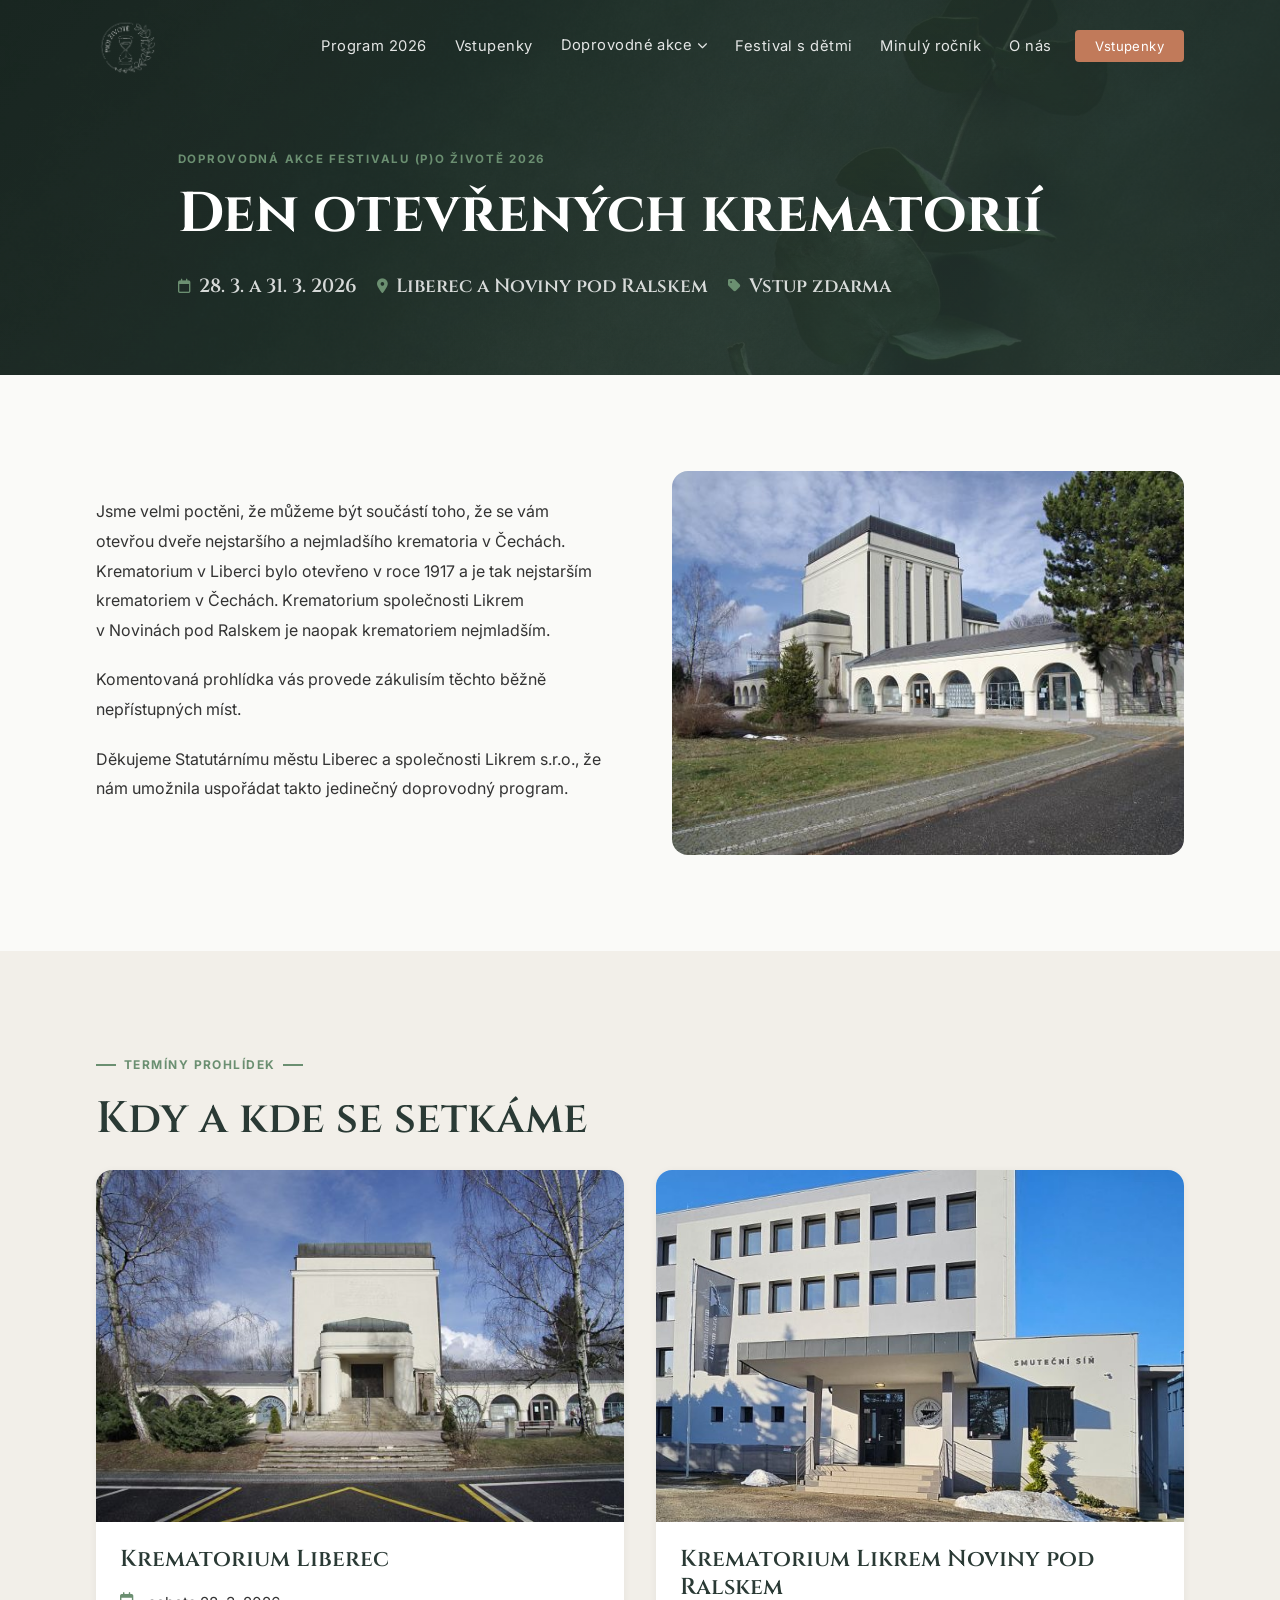
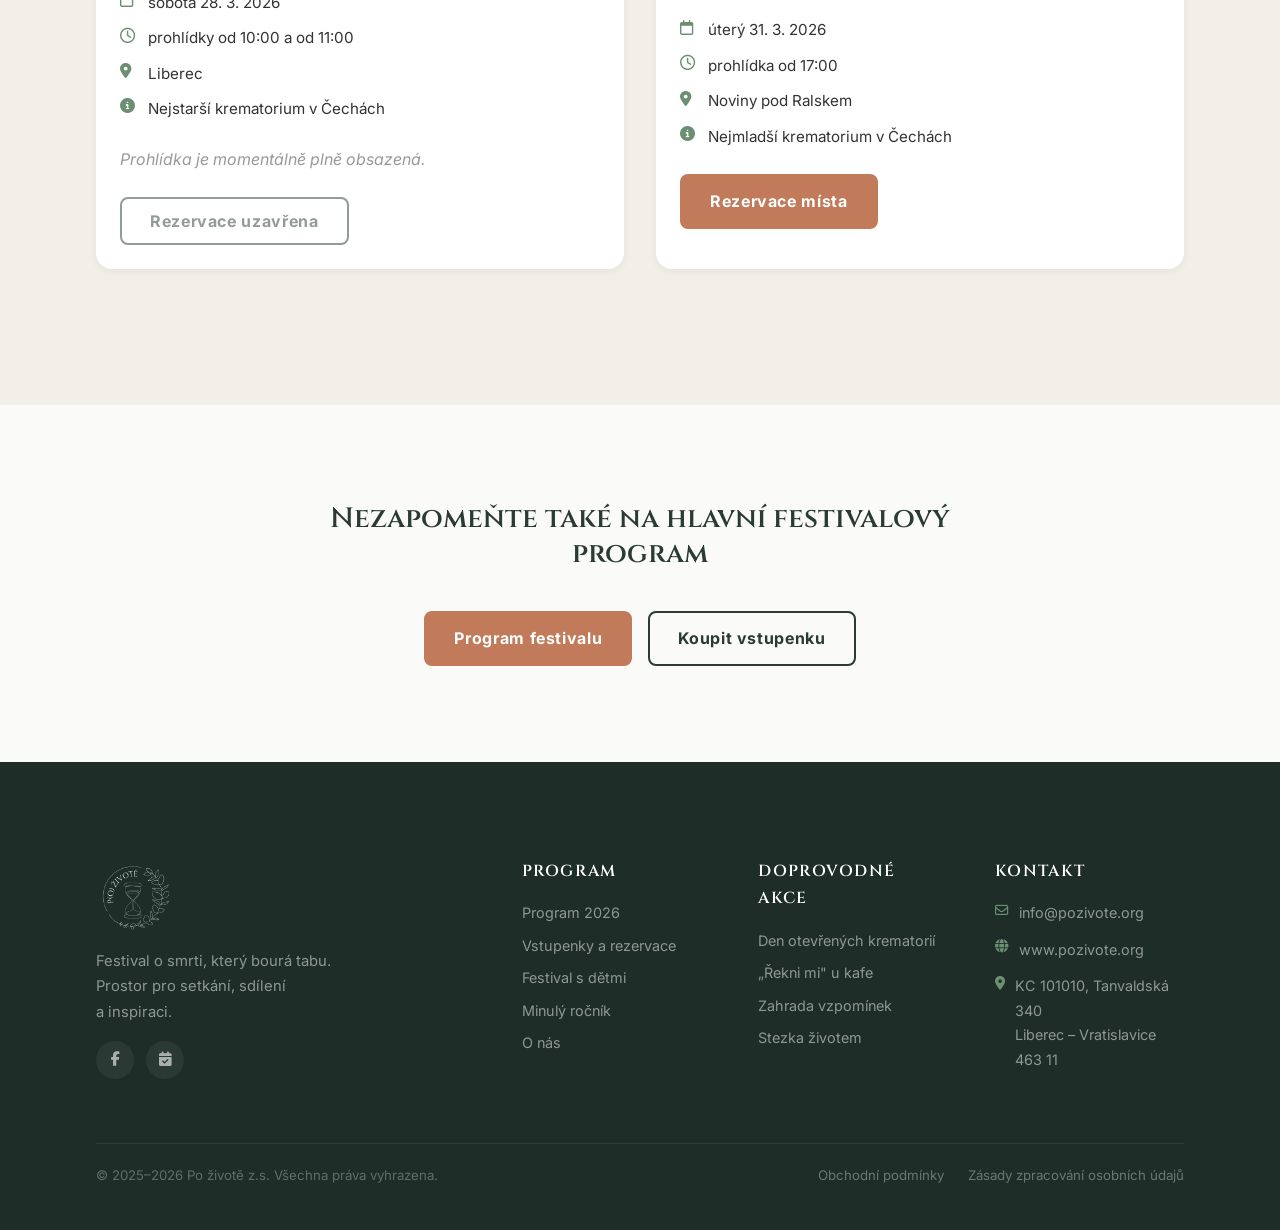
<file: krematorium.html>
<!DOCTYPE html>
<html lang="cs">

<head>
  <meta charset="UTF-8">
  <meta name="viewport" content="width=device-width, initial-scale=1.0">
  <meta name="robots" content="noindex, nofollow">
  <title>Den otevřených krematorií | (P)o&nbsp;životě&nbsp;2026</title>
  <meta name="description"
    content="Komentovaná prohlídka krematoria v&nbsp;Liberci a&nbsp;v&nbsp;obci Noviny pod Ralskem. Doprovodná akce festivalu (P)o&nbsp;životě&nbsp;2026.">
  <meta name="author" content="Po životě z.s.">
  <link rel="canonical" href="https://www.pozivote.org/krematorium.html">
  <meta property="og:type" content="website">
  <meta property="og:locale" content="cs_CZ">
  <meta property="og:title" content="Den otevřených krematorií | (P)o&nbsp;životě&nbsp;2026">
  <meta property="og:description"
    content="Komentovaná prohlídka krematoria v&nbsp;Liberci a&nbsp;v&nbsp;obci Noviny pod Ralskem. Doprovodná akce festivalu (P)o&nbsp;životě&nbsp;2026.">
  <meta property="og:image" content="https://www.pozivote.org/Obrazky/Ostatni/krematorium_liberec.jpg">
  <meta property="og:url" content="https://www.pozivote.org/krematorium.html">
  <meta property="og:site_name" content="(P)o životě">
  <link rel="icon" type="image/svg+xml" href="favicon.svg">
  <link rel="preconnect" href="https://fonts.googleapis.com">
  <link rel="preconnect" href="https://fonts.gstatic.com" crossorigin>
  <link
    href="https://fonts.googleapis.com/css2?family=Cinzel:wght@400;600;700&family=Inter:wght@300;400;500;700&display=swap"
    rel="stylesheet">
  <link rel="stylesheet" href="https://cdnjs.cloudflare.com/ajax/libs/font-awesome/6.5.1/css/all.min.css"
    integrity="sha512-DTOQO9RWCH3ppGqcWaEA1BIZOC6xxalwEsw9c2QQeAIftl+Vegovlnee1c9QX4TctnWMn13TZye+giMm8e2LwA=="
    crossorigin="anonymous" referrerpolicy="no-referrer">
  <link rel="stylesheet" href="style.css">
</head>

<body>

  <nav class="navbar" id="navbar" aria-label="Hlavní navigace">
    <div class="container">
      <div class="navbar-inner">
        <a href="index.html" class="nav-logo" aria-label="(P)o životě – domů">
          <img src="Obrazky/Logo/logo_bile.png" alt="(P)o životě festival logo" height="50"
            onerror="this.style.display='none'; this.nextElementSibling.style.display='block';">
          <span class="nav-logo-fallback" style="display:none;">(P)o životě</span>
        </a>
        <ul class="nav-menu" id="navMenu" role="menubar">
          <li class="nav-item" role="none"><a href="program.html" class="nav-link" role="menuitem">Program 2026</a></li>
          <li class="nav-item" role="none"><a href="vstupenky.html" class="nav-link" role="menuitem">Vstupenky</a></li>
          <li class="nav-item" role="none">
            <a href="#" class="nav-link nav-dropdown-toggle" role="menuitem" aria-haspopup="true" aria-expanded="false"
              id="dropdownToggle">
              Doprovodné akce <i class="fa-solid fa-chevron-down" aria-hidden="true"></i>
            </a>
            <ul class="nav-dropdown" role="menu" aria-labelledby="dropdownToggle">
              <li role="none"><a href="krematorium.html" role="menuitem">Den otevřených krematorií</a></li>
              <li role="none"><a href="rekni-mi.html" role="menuitem">„Řekni mi" u&nbsp;kafe</a></li>
              <li role="none"><a href="zahrada-vzpominek.html" role="menuitem">Zahrada vzpomínek</a></li>
              <li role="none"><a href="stezka-zivotem.html" role="menuitem">Stezka životem</a></li>
            </ul>
          </li>
          <li class="nav-item" role="none"><a href="festival-s-detmi.html" class="nav-link" role="menuitem">Festival
              s&nbsp;dětmi</a></li>
          <li class="nav-item" role="none"><a href="minuly-rocnik.html" class="nav-link" role="menuitem">Minulý
              ročník</a></li>
          <li class="nav-item" role="none"><a href="o-nas.html" class="nav-link" role="menuitem">O&nbsp;nás</a></li>
          <li class="nav-item" role="none"><a href="vstupenky.html" class="nav-link nav-cta"
              role="menuitem">Vstupenky</a></li>
        </ul>
        <button class="nav-toggle" id="navToggle" aria-label="Otevřít menu" aria-expanded="false"
          aria-controls="navMenu">
          <span></span><span></span><span></span>
        </button>
      </div>
    </div>
  </nav>

  <header class="page-hero" aria-label="Úvod stránky Den otevřených krematorií">
    <div class="container">
      <div class="page-hero-inner">
        <span class="page-hero-label">Doprovodná akce festivalu (P)o&nbsp;životě&nbsp;2026</span>
        <h1 class="page-hero-title">Den otevřených krematorií</h1>
        <ul class="page-hero-meta" aria-label="Základní informace">
          <li class="page-hero-meta-item">
            <i class="fa-regular fa-calendar" aria-hidden="true"></i>
            <span>28.&nbsp;3. a&nbsp;31.&nbsp;3.&nbsp;2026</span>
          </li>
          <li class="page-hero-meta-item">
            <i class="fa-solid fa-location-dot" aria-hidden="true"></i>
            <span>Liberec a&nbsp;Noviny pod Ralskem</span>
          </li>
          <li class="page-hero-meta-item">
            <i class="fa-solid fa-tag" aria-hidden="true"></i>
            <span>Vstup zdarma</span>
          </li>
        </ul>
      </div>
    </div>
  </header>

  <section class="section" style="background: var(--color-bg);">
    <div class="container">
      <div class="about-grid">

        <div class="about-text reveal">
          <p>Jsme velmi poctěni, že můžeme být součástí toho, že se vám otevřou dveře nejstaršího a&nbsp;nejmladšího
            krematoria v&nbsp;Čechách. Krematorium v&nbsp;Liberci bylo otevřeno v&nbsp;roce 1917 a&nbsp;je tak
            nejstarším krematoriem v&nbsp;Čechách. Krematorium společnosti Likrem v&nbsp;Novinách pod Ralskem je naopak
            krematoriem nejmladším.</p>
          <p>Komentovaná prohlídka vás provede zákulisím těchto běžně nepřístupných míst.</p>
          <p>Děkujeme Statutárnímu městu Liberec a&nbsp;společnosti Likrem s.r.o., že nám umožnila uspořádat takto
            jedinečný doprovodný program.</p>
        </div>

        <div class="about-image-wrap reveal">
          <img src="Obrazky/Ostatni/krematorium_liberec.jpg" alt="Krematorium Liberec" loading="lazy"
            style="width:100%; border-radius: var(--border-radius-lg); object-fit: cover; aspect-ratio: 4/3;"
            onerror="this.style.display='none'; this.nextElementSibling.style.display='flex';">
          <div
            style="display:none; width:100%; aspect-ratio:4/3; border-radius: var(--border-radius-lg); background: linear-gradient(135deg, var(--color-bg-alt), var(--color-border)); align-items:center; justify-content:center;">
            <i class="fa-solid fa-image" style="font-size:3rem; color: var(--color-text-muted);"></i>
          </div>
        </div>

      </div>
    </div>
  </section>

  <section class="section" style="background: var(--color-bg-alt);">
    <div class="container">
      <div class="section-header reveal">
        <span class="section-label">Termíny prohlídek</span>
        <h2 class="section-title">Kdy a&nbsp;kde se setkáme</h2>
      </div>
      <div class="event-info-grid reveal">

        <div class="event-info-box">
          <div class="doprovod-img-wrap">
            <img src="Obrazky/Ostatni/krematorium_liberec1.jpg" alt="Krematorium Liberec" loading="lazy"
              onerror="this.style.display='none'; this.nextElementSibling.style.display='flex';">
            <div class="doprovod-img-placeholder"
              style="display:none; width:100%; aspect-ratio:3/2; background:linear-gradient(135deg,var(--color-bg-alt),var(--color-border)); align-items:center; justify-content:center;">
              <i class="fa-solid fa-image" style="font-size:2rem; color:var(--color-text-muted);"></i>
            </div>
          </div>
          <div class="doprovod-body">
            <h3 class="event-info-box-title">Krematorium Liberec</h3>
            <ul class="event-meta-list">
              <li><i class="fa-regular fa-calendar" aria-hidden="true"></i> sobota 28.&nbsp;3.&nbsp;2026</li>
              <li><i class="fa-regular fa-clock" aria-hidden="true"></i> prohlídky od 10:00 a&nbsp;od 11:00</li>
              <li><i class="fa-solid fa-location-dot" aria-hidden="true"></i> Liberec</li>
              <li><i class="fa-solid fa-circle-info" aria-hidden="true"></i> Nejstarší krematorium v&nbsp;Čechách
              </li>
            </ul>
            <p class="event-info-note"
              style="margin-top: var(--spacing-md); color: var(--color-text-muted); font-style: italic;">Prohlídka je
              momentálně plně obsazená.</p>
            <div style="margin-top: var(--spacing-md);">
              <button class="btn btn-outline-dark" disabled aria-disabled="true"
                style="opacity: 0.5; cursor: not-allowed;">Rezervace uzavřena</button>
            </div>
          </div>
        </div>

        <div class="event-info-box">
          <div class="doprovod-img-wrap">
            <img src="Obrazky/Ostatni/krematorium_noviny.jpg" alt="Krematorium Noviny pod Ralskem" loading="lazy"
              onerror="this.style.display='none'; this.nextElementSibling.style.display='flex';">
            <div class="doprovod-img-placeholder"
              style="display:none; width:100%; aspect-ratio:3/2; background:linear-gradient(135deg,var(--color-bg-alt),var(--color-border)); align-items:center; justify-content:center;">
              <i class="fa-solid fa-image" style="font-size:2rem; color:var(--color-text-muted);"></i>
            </div>
          </div>
          <div class="doprovod-body">
            <h3 class="event-info-box-title">Krematorium Likrem Noviny pod Ralskem</h3>
            <ul class="event-meta-list">
              <li><i class="fa-regular fa-calendar" aria-hidden="true"></i> úterý 31.&nbsp;3.&nbsp;2026</li>
              <li><i class="fa-regular fa-clock" aria-hidden="true"></i> prohlídka od 17:00</li>
              <li><i class="fa-solid fa-location-dot" aria-hidden="true"></i> Noviny pod Ralskem</li>
              <li><i class="fa-solid fa-circle-info" aria-hidden="true"></i> Nejmladší krematorium v&nbsp;Čechách</li>
            </ul>
            <div style="margin-top: var(--spacing-md);">
              <a href="https://form.simpleshop.cz/78poA/buy/" class="btn btn-accent" target="_blank"
                rel="noopener noreferrer">Rezervace místa</a>
            </div>
          </div>
        </div>

      </div>
    </div>
  </section>

  <section class="section" style="background: var(--color-bg);">
    <div class="container">
      <div class="cta-centered reveal" style="text-align: center; max-width: 640px; margin: 0 auto;">
        <h2 class="section-title" style="font-size: clamp(1.2rem, 2.2vw, 1.75rem);">Nezapomeňte také na hlavní festivalový program</h2>
        <div class="page-hero-cta" style="justify-content: center; margin-top: var(--spacing-lg);">
          <a href="program.html" class="btn btn-accent">Program festivalu</a>
          <a href="vstupenky.html" class="btn btn-outline-dark">Koupit vstupenku</a>
        </div>
      </div>
    </div>
  </section>

  <footer class="footer" aria-label="Zápatí stránky">
    <div class="container">
      <div class="footer-grid">
        <div class="footer-brand">
          <img src="Obrazky/Logo/logo_bile.png" alt="(P)o životě – logo" class="footer-logo" loading="lazy"
            onerror="this.style.display='none'; this.nextElementSibling.style.display='block';">
          <div class="footer-logo-fallback" style="display:none;">(P)o životě</div>
          <p class="footer-tagline">Festival o&nbsp;smrti, který bourá tabu. Prostor pro setkání, sdílení
            a&nbsp;inspiraci.</p>
          <div class="footer-socials">
            <a href="https://www.facebook.com/profile.php?id=61571511511098" class="footer-social-link"
              aria-label="Facebook stránka Po životě z.s." target="_blank" rel="noopener noreferrer"><i
                class="fa-brands fa-facebook-f" aria-hidden="true"></i></a>
            <a href="https://fb.me/e/46WXp6Esp" class="footer-social-link" aria-label="Facebooková událost festivalu"
              target="_blank" rel="noopener noreferrer"><i class="fa-solid fa-calendar-check"
                aria-hidden="true"></i></a>
          </div>
        </div>
        <div class="footer-col">
          <h4>Program</h4>
          <nav aria-label="Navigace programem">
            <ul class="footer-links">
              <li><a href="program.html">Program 2026</a></li>
              <li><a href="vstupenky.html">Vstupenky a&nbsp;rezervace</a></li>
              <li><a href="festival-s-detmi.html">Festival s&nbsp;dětmi</a></li>
              <li><a href="minuly-rocnik.html">Minulý ročník</a></li>
              <li><a href="o-nas.html">O&nbsp;nás</a></li>
            </ul>
          </nav>
        </div>
        <div class="footer-col">
          <h4>Doprovodné akce</h4>
          <nav aria-label="Navigace doprovodnými akcemi">
            <ul class="footer-links">
              <li><a href="krematorium.html">Den otevřených krematorií</a></li>
              <li><a href="rekni-mi.html">„Řekni mi" u&nbsp;kafe</a></li>
              <li><a href="zahrada-vzpominek.html">Zahrada vzpomínek</a></li>
              <li><a href="stezka-zivotem.html">Stezka životem</a></li>
            </ul>
          </nav>
        </div>
        <div class="footer-col">
          <h4>Kontakt</h4>
          <address style="font-style: normal;">
            <ul class="footer-contact-items">
              <li class="footer-contact-item"><i class="fa-regular fa-envelope" aria-hidden="true"></i><a
                  href="mailto:info@pozivote.org">info@pozivote.org</a></li>
              <li class="footer-contact-item"><i class="fa-solid fa-globe" aria-hidden="true"></i><a
                  href="https://www.pozivote.org" target="_blank" rel="noopener noreferrer">www.pozivote.org</a></li>
              <li class="footer-contact-item"><i class="fa-solid fa-location-dot"
                  aria-hidden="true"></i><span>KC&nbsp;101010, Tanvaldská 340<br>Liberec –
                  Vratislavice<br>463&nbsp;11</span></li>
            </ul>
          </address>
        </div>
      </div>
      <div class="footer-legal">
        <div class="footer-bottom">
          <p class="footer-copyright">&copy; 2025–2026 Po životě z.s. Všechna práva vyhrazena.</p>
          <nav class="footer-bottom-links" aria-label="Právní dokumenty">
            <a href="obchodni-podminky.html">Obchodní podmínky</a>
            <a href="gdpr.html">Zásady zpracování osobních údajů</a>
          </nav>
        </div>
      </div>
    </div>
  </footer>

  <script src="script.js"></script>
</body>

</html>
</file>
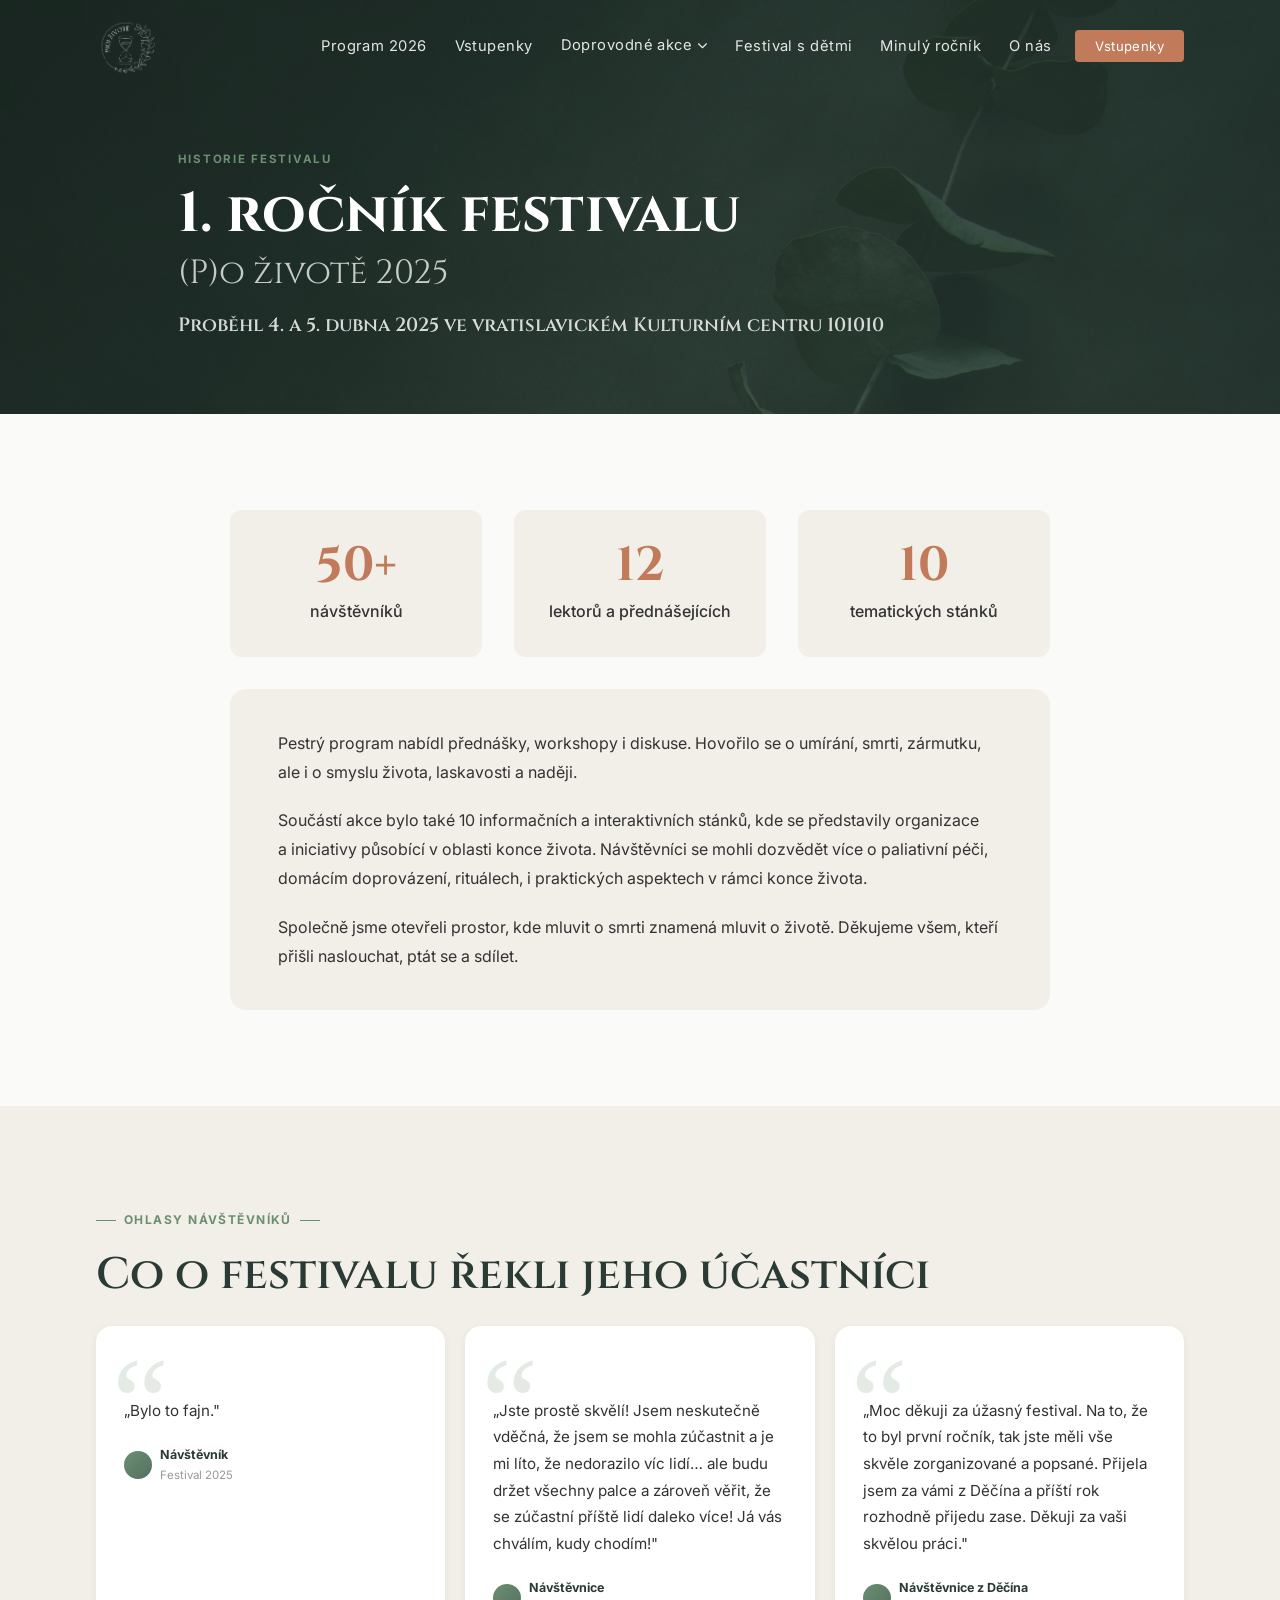
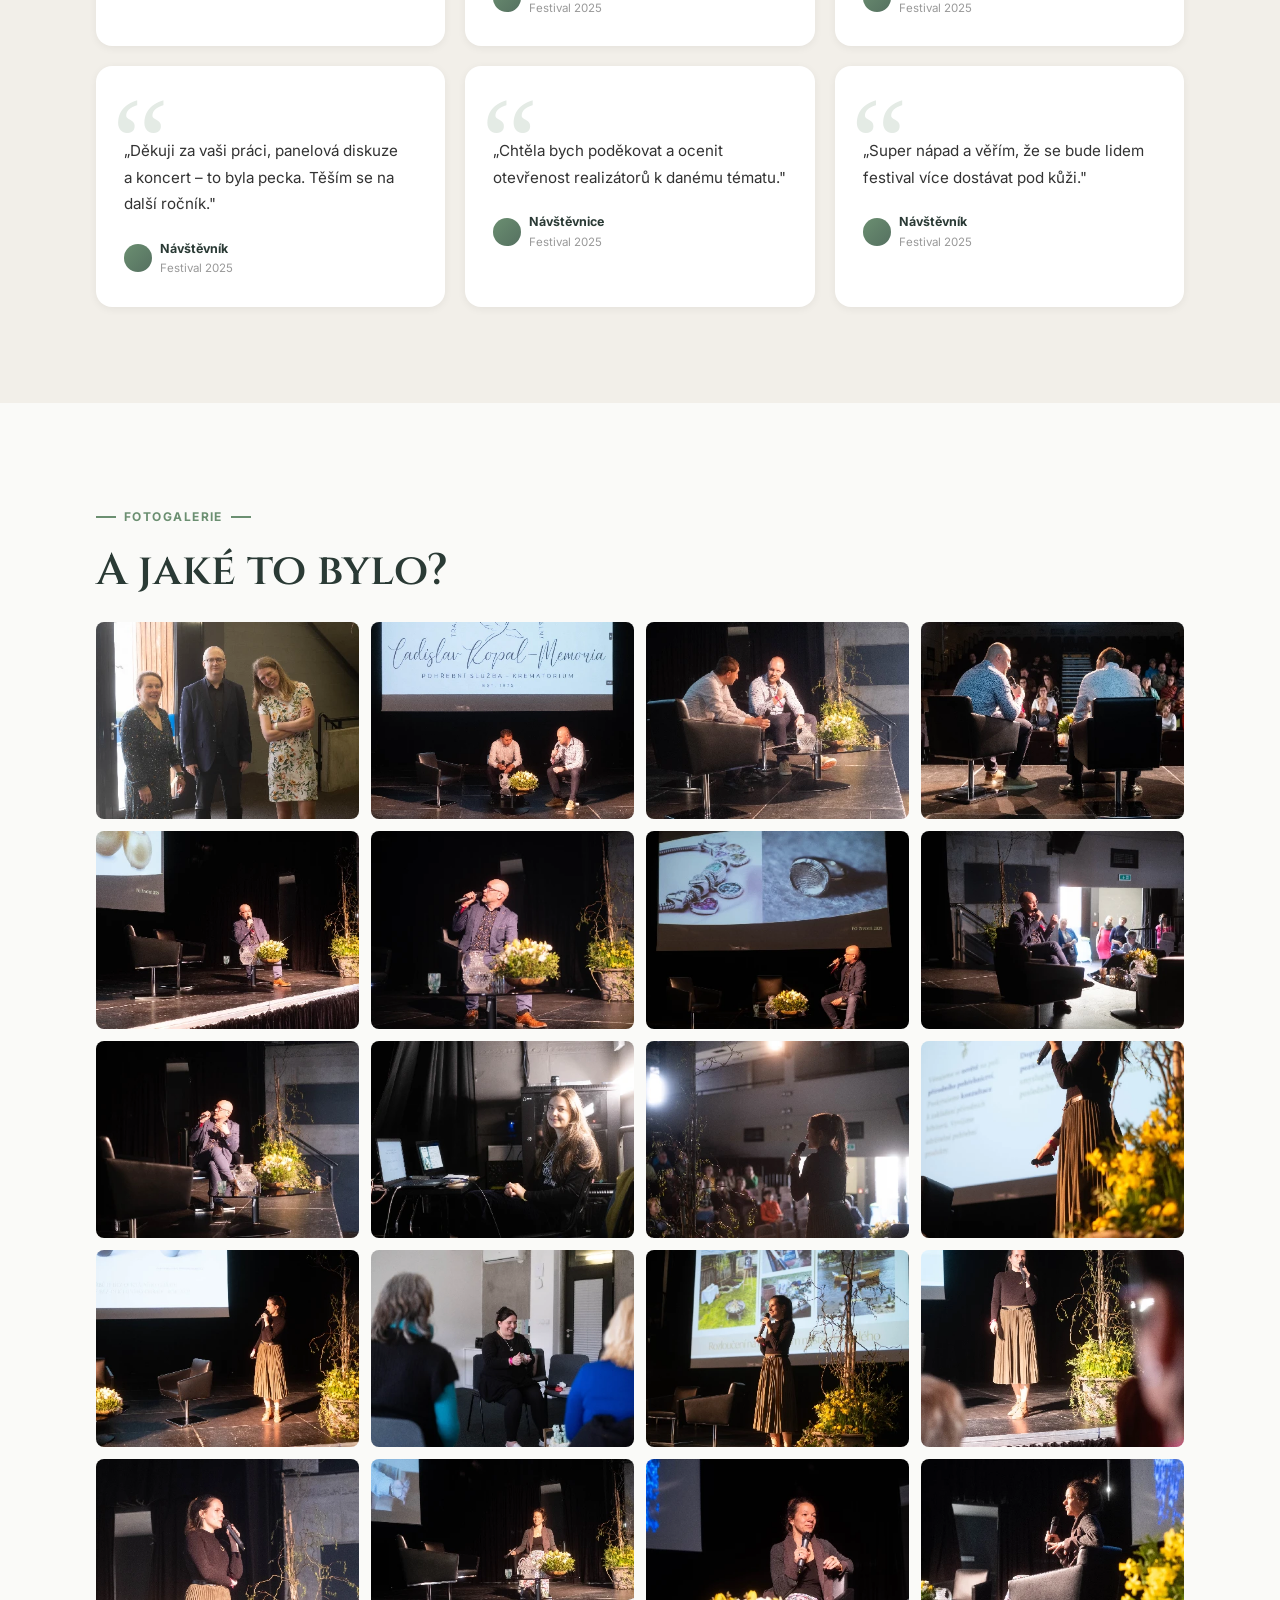
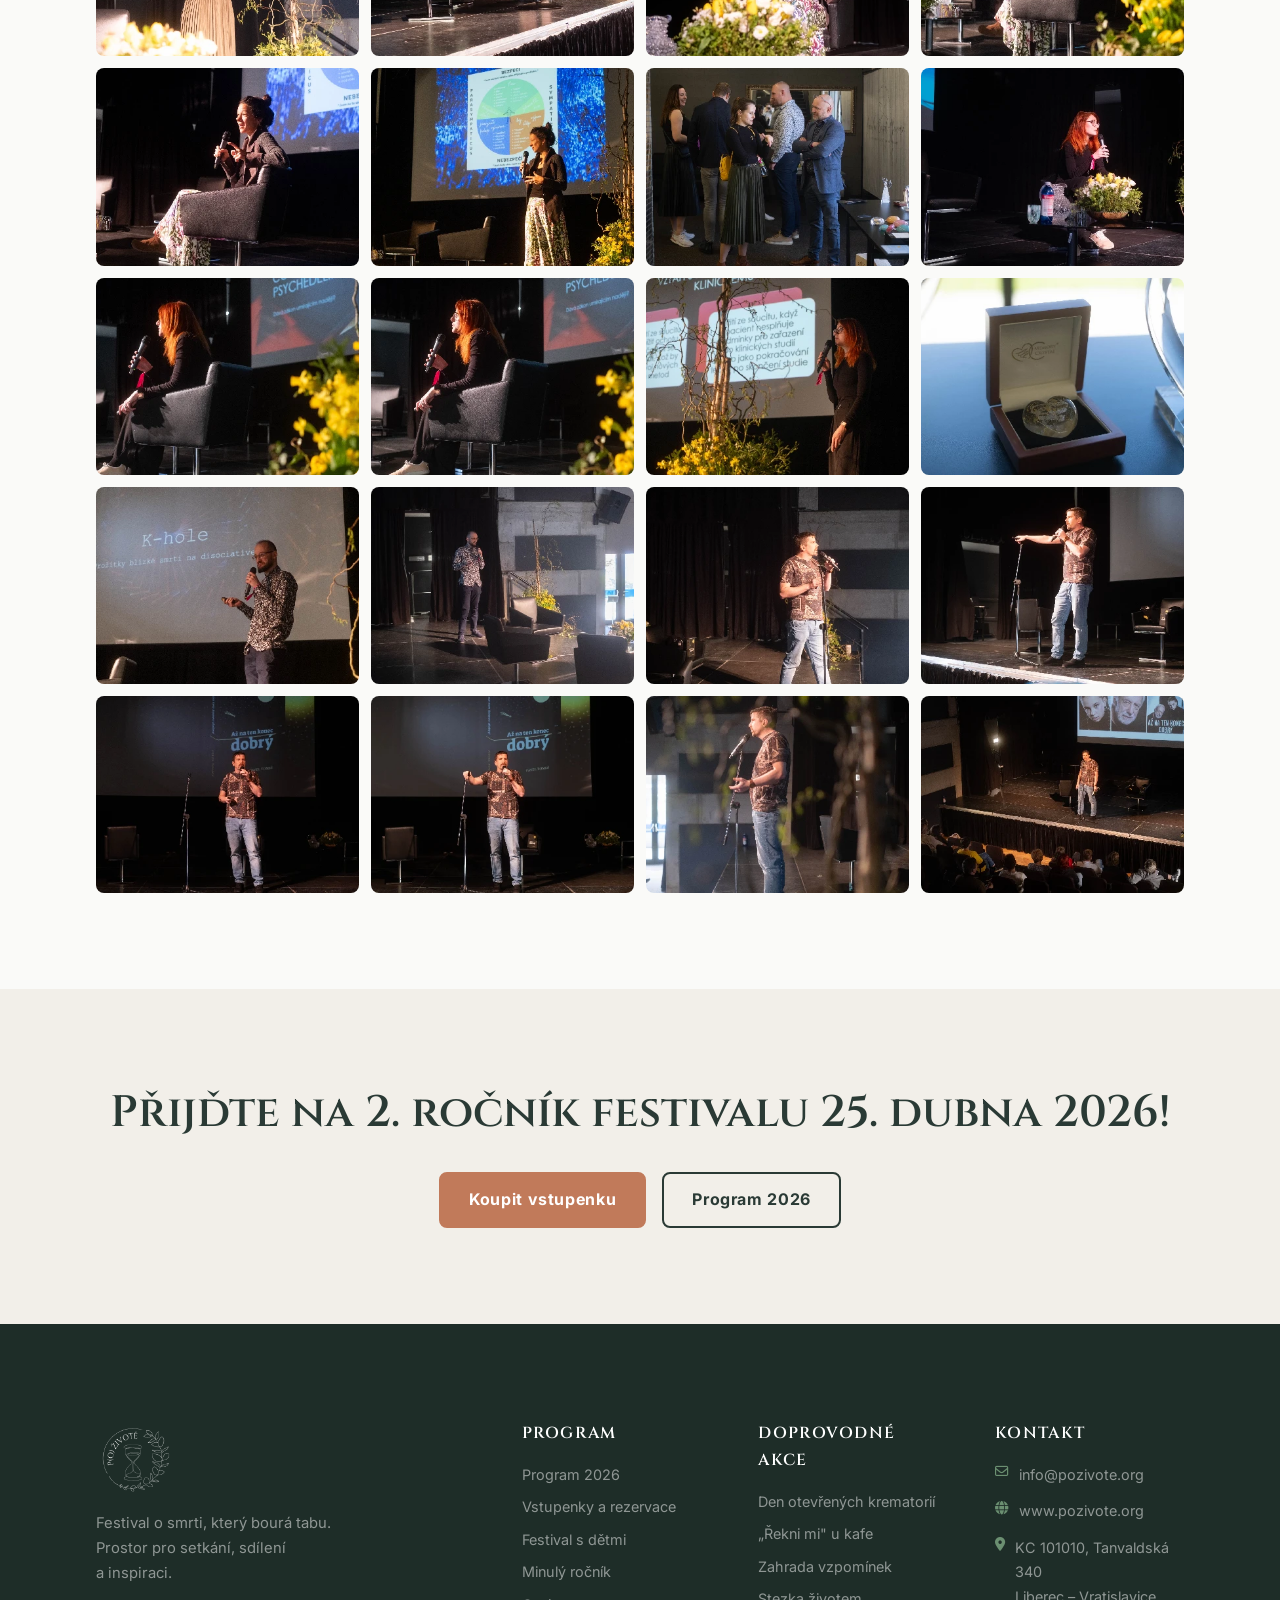
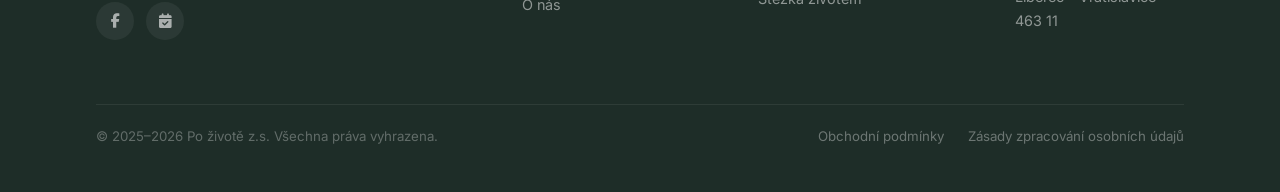
<file: minuly-rocnik.html>
<!DOCTYPE html>
<html lang="cs">

<head>
  <meta charset="UTF-8">
  <meta name="viewport" content="width=device-width, initial-scale=1.0">
  <meta name="robots" content="noindex, nofollow">
  <title>Minulý ročník – 1. ročník 2025 | (P)o životě</title>
  <meta name="description"
    content="Vzpomínka na 1.&nbsp;ročník festivalu (P)o životě 2025 – přes 50&nbsp;návštěvníků, 12&nbsp;přednášejících. Fotogalerie a&nbsp;ohlasy účastníků.">
  <meta name="author" content="Po životě z.s.">
  <link rel="canonical" href="https://www.pozivote.org/minuly-rocnik.html">
  <meta property="og:type" content="website">
  <meta property="og:locale" content="cs_CZ">
  <meta property="og:title" content="Minulý ročník – 1. ročník 2025 | (P)o životě">
  <meta property="og:description"
    content="Vzpomínka na 1.&nbsp;ročník festivalu (P)o životě 2025 – přes 50&nbsp;návštěvníků, 12&nbsp;přednášejících. Fotogalerie a&nbsp;ohlasy účastníků.">
  <meta property="og:image" content="https://www.pozivote.org/Obrazky/Logo/hero_pozadi.jpg">
  <meta property="og:url" content="https://www.pozivote.org/minuly-rocnik.html">
  <meta property="og:site_name" content="(P)o životě">
  <link rel="icon" type="image/svg+xml" href="favicon.svg">
  <link rel="preconnect" href="https://fonts.googleapis.com">
  <link rel="preconnect" href="https://fonts.gstatic.com" crossorigin>
  <link
    href="https://fonts.googleapis.com/css2?family=Cinzel:wght@400;600;700&family=Inter:wght@300;400;500;700&display=swap"
    rel="stylesheet">
  <link rel="stylesheet" href="https://cdnjs.cloudflare.com/ajax/libs/font-awesome/6.5.1/css/all.min.css"
    integrity="sha512-DTOQO9RWCH3ppGqcWaEA1BIZOC6xxalwEsw9c2QQeAIftl+Vegovlnee1c9QX4TctnWMn13TZye+giMm8e2LwA=="
    crossorigin="anonymous" referrerpolicy="no-referrer">
  <link rel="stylesheet" href="style.css">
</head>

<body>

  <nav class="navbar" id="navbar" aria-label="Hlavní navigace">
    <div class="container">
      <div class="navbar-inner">
        <a href="index.html" class="nav-logo" aria-label="(P)o životě – domů">
          <img src="Obrazky/Logo/logo_bile.png" alt="(P)o životě festival logo" height="50"
            onerror="this.style.display='none'; this.nextElementSibling.style.display='block';">
          <span class="nav-logo-fallback" style="display:none;">(P)o životě</span>
        </a>
        <ul class="nav-menu" id="navMenu" role="menubar">
          <li class="nav-item" role="none"><a href="program.html" class="nav-link" role="menuitem">Program 2026</a></li>
          <li class="nav-item" role="none"><a href="vstupenky.html" class="nav-link" role="menuitem">Vstupenky</a></li>
          <li class="nav-item" role="none">
            <a href="#" class="nav-link nav-dropdown-toggle" role="menuitem" aria-haspopup="true" aria-expanded="false"
              id="dropdownToggle">
              Doprovodné akce <i class="fa-solid fa-chevron-down" aria-hidden="true"></i>
            </a>
            <ul class="nav-dropdown" role="menu" aria-labelledby="dropdownToggle">
              <li role="none"><a href="krematorium.html" role="menuitem">Den otevřených krematorií</a></li>
              <li role="none"><a href="rekni-mi.html" role="menuitem">„Řekni mi" u&nbsp;kafe</a></li>
              <li role="none"><a href="zahrada-vzpominek.html" role="menuitem">Zahrada vzpomínek</a></li>
              <li role="none"><a href="stezka-zivotem.html" role="menuitem">Stezka životem</a></li>
            </ul>
          </li>
          <li class="nav-item" role="none"><a href="festival-s-detmi.html" class="nav-link" role="menuitem">Festival
              s&nbsp;dětmi</a></li>
          <li class="nav-item" role="none"><a href="minuly-rocnik.html" class="nav-link" role="menuitem">Minulý
              ročník</a></li>
          <li class="nav-item" role="none"><a href="o-nas.html" class="nav-link" role="menuitem">O&nbsp;nás</a></li>
          <li class="nav-item" role="none"><a href="vstupenky.html" class="nav-link nav-cta"
              role="menuitem">Vstupenky</a></li>
        </ul>
        <button class="nav-toggle" id="navToggle" aria-label="Otevřít menu" aria-expanded="false"
          aria-controls="navMenu">
          <span></span><span></span><span></span>
        </button>
      </div>
    </div>
  </nav>

  <main>

    <!-- PAGE HERO -->
    <section class="page-hero" aria-label="Úvod stránky Minulý ročník">
      <div class="container">
        <div class="page-hero-inner">
          <span class="page-hero-label">Historie festivalu</span>
          <h1 class="page-hero-title">
            1. ročník festivalu
            <span
              style="display:block; font-size:0.6em; font-weight:400; color:rgba(255,255,255,0.75); margin-top:0.25em;">(P)o
              životě 2025</span>
          </h1>
          <p class="page-hero-meta-item">Proběhl 4.&nbsp;a&nbsp;5.&nbsp;dubna&nbsp;2025 ve&nbsp;vratislavickém Kulturním centru&nbsp;101010</p>
        </div>
      </div>
    </section>

    <!-- SECTION 1: STATISTIKY -->
    <section class="section" aria-labelledby="stats-title">
      <div class="container">

        <div style="max-width:820px; margin:0 auto;">

          <div class="stats-grid reveal"
            role="list" aria-label="Statistiky prvního ročníku">

            <div style="padding:2rem 1.5rem; background:var(--color-bg-alt,#f5f5f5); border-radius:12px;" role="listitem">
              <div style="font-family:'Cinzel',serif; font-size:3rem; font-weight:700; color:var(--color-accent); line-height:1;">50+</div>
              <div style="font-size:1rem; font-weight:500; margin-top:0.5rem; color:var(--color-text);">návštěvníků</div>
            </div>

            <div style="padding:2rem 1.5rem; background:var(--color-bg-alt,#f5f5f5); border-radius:12px;" role="listitem">
              <div style="font-family:'Cinzel',serif; font-size:3rem; font-weight:700; color:var(--color-accent); line-height:1;">12</div>
              <div style="font-size:1rem; font-weight:500; margin-top:0.5rem; color:var(--color-text);">lektorů a&nbsp;přednášejících</div>
            </div>

            <div style="padding:2rem 1.5rem; background:var(--color-bg-alt,#f5f5f5); border-radius:12px;" role="listitem">
              <div style="font-family:'Cinzel',serif; font-size:3rem; font-weight:700; color:var(--color-accent); line-height:1;">10</div>
              <div style="font-size:1rem; font-weight:500; margin-top:0.5rem; color:var(--color-text);">tematických stánků</div>
            </div>

          </div>

          <div class="reveal" style="background:#F2EFE9; border-radius:var(--border-radius-lg); padding:2.5rem 3rem;">
            <p style="margin-bottom:1.25rem; font-size:1rem; line-height:1.8; color:#333333;">
              Pestrý program nabídl přednášky, workshopy i&nbsp;diskuse. Hovořilo se o&nbsp;umírání, smrti, zármutku, ale
              i&nbsp;o&nbsp;smyslu života, laskavosti a&nbsp;naději.
            </p>
            <p style="margin-bottom:1.25rem; font-size:1rem; line-height:1.8; color:#333333;">
              Součástí akce bylo také 10 informačních a&nbsp;interaktivních stánků, kde se představily organizace
              a&nbsp;iniciativy působící v&nbsp;oblasti konce života. Návštěvníci se mohli dozvědět více o&nbsp;paliativní
              péči, domácím doprovázení, rituálech, i&nbsp;praktických aspektech v&nbsp;rámci konce života.
            </p>
            <p style="font-size:1rem; line-height:1.8; color:#333333;">
              Společně jsme otevřeli prostor, kde mluvit o&nbsp;smrti znamená mluvit o&nbsp;životě. Děkujeme všem, kteří
              přišli naslouchat, ptát se a&nbsp;sdílet.
            </p>
          </div>

        </div>

      </div>
    </section>

    <!-- SECTION 2: OHLASY -->
    <section class="section" style="background: var(--color-bg-alt);" aria-labelledby="ohlasy-title">
      <div class="container">
        <span class="section-label reveal">Ohlasy návštěvníků</span>
        <h2 class="section-title reveal" id="ohlasy-title">Co o&nbsp;festivalu řekli jeho účastníci</h2>

        <div class="testimonials-grid reveal">

          <blockquote class="testimonial-card reveal">
            <p class="testimonial-quote">„Bylo to fajn."</p>
            <footer class="testimonial-author">
              <div class="testimonial-author-dot" aria-hidden="true"></div>
              <div>
                <div class="testimonial-author-name">Návštěvník</div>
                <div class="testimonial-author-label">Festival 2025</div>
              </div>
            </footer>
          </blockquote>

          <blockquote class="testimonial-card reveal">
            <p class="testimonial-quote">„Jste prostě skvělí! Jsem neskutečně vděčná, že jsem se mohla zúčastnit a&nbsp;je mi líto, že nedorazilo víc lidí… ale budu držet všechny palce a&nbsp;zároveň věřit, že se zúčastní příště lidí daleko více! Já vás chválím, kudy chodím!"</p>
            <footer class="testimonial-author">
              <div class="testimonial-author-dot" aria-hidden="true"></div>
              <div>
                <div class="testimonial-author-name">Návštěvnice</div>
                <div class="testimonial-author-label">Festival 2025</div>
              </div>
            </footer>
          </blockquote>

          <blockquote class="testimonial-card reveal">
            <p class="testimonial-quote">„Moc děkuji za úžasný festival. Na to, že to byl první ročník, tak jste měli vše skvěle zorganizované a&nbsp;popsané. Přijela jsem za vámi z&nbsp;Děčína a&nbsp;příští rok rozhodně přijedu zase. Děkuji za vaši skvělou práci."</p>
            <footer class="testimonial-author">
              <div class="testimonial-author-dot" aria-hidden="true"></div>
              <div>
                <div class="testimonial-author-name">Návštěvnice z&nbsp;Děčína</div>
                <div class="testimonial-author-label">Festival 2025</div>
              </div>
            </footer>
          </blockquote>

          <blockquote class="testimonial-card reveal">
            <p class="testimonial-quote">„Děkuji za vaši práci, panelová diskuze a&nbsp;koncert – to byla pecka. Těším se na další ročník."</p>
            <footer class="testimonial-author">
              <div class="testimonial-author-dot" aria-hidden="true"></div>
              <div>
                <div class="testimonial-author-name">Návštěvník</div>
                <div class="testimonial-author-label">Festival 2025</div>
              </div>
            </footer>
          </blockquote>

          <blockquote class="testimonial-card reveal">
            <p class="testimonial-quote">„Chtěla bych poděkovat a&nbsp;ocenit otevřenost realizátorů k&nbsp;danému tématu."</p>
            <footer class="testimonial-author">
              <div class="testimonial-author-dot" aria-hidden="true"></div>
              <div>
                <div class="testimonial-author-name">Návštěvnice</div>
                <div class="testimonial-author-label">Festival 2025</div>
              </div>
            </footer>
          </blockquote>

          <blockquote class="testimonial-card reveal">
            <p class="testimonial-quote">„Super nápad a&nbsp;věřím, že se bude lidem festival více dostávat pod kůži."</p>
            <footer class="testimonial-author">
              <div class="testimonial-author-dot" aria-hidden="true"></div>
              <div>
                <div class="testimonial-author-name">Návštěvník</div>
                <div class="testimonial-author-label">Festival 2025</div>
              </div>
            </footer>
          </blockquote>

        </div>
      </div>
    </section>

    <!-- SECTION 3: FOTOGALERIE -->
    <section class="section" aria-labelledby="galerie-title">
      <div class="container">
        <span class="section-label reveal">Fotogalerie</span>
        <h2 class="section-title reveal" id="galerie-title">A jaké to bylo?</h2>

        <div class="photo-gallery reveal">

          <div class="photo-gallery-item">
            <img src="Obrazky/1_rocnik_festivalu/PoZivote1_1.jpg" alt="Festival (P)o životě 2025 – fotografie č. 1"
              loading="lazy">
          </div>
          <div class="photo-gallery-item">
            <img src="Obrazky/1_rocnik_festivalu/PoZivote1_2.jpg" alt="Festival (P)o životě 2025 – fotografie č. 2"
              loading="lazy">
          </div>
          <div class="photo-gallery-item">
            <img src="Obrazky/1_rocnik_festivalu/PoZivote1_3.jpg" alt="Festival (P)o životě 2025 – fotografie č. 3"
              loading="lazy">
          </div>
          <div class="photo-gallery-item">
            <img src="Obrazky/1_rocnik_festivalu/PoZivote1_4.jpg" alt="Festival (P)o životě 2025 – fotografie č. 4"
              loading="lazy">
          </div>
          <div class="photo-gallery-item">
            <img src="Obrazky/1_rocnik_festivalu/PoZivote1_5.jpg" alt="Festival (P)o životě 2025 – fotografie č. 5"
              loading="lazy">
          </div>
          <div class="photo-gallery-item">
            <img src="Obrazky/1_rocnik_festivalu/PoZivote1_6.jpg" alt="Festival (P)o životě 2025 – fotografie č. 6"
              loading="lazy">
          </div>
          <div class="photo-gallery-item">
            <img src="Obrazky/1_rocnik_festivalu/PoZivote1_7.jpg" alt="Festival (P)o životě 2025 – fotografie č. 7"
              loading="lazy">
          </div>
          <div class="photo-gallery-item">
            <img src="Obrazky/1_rocnik_festivalu/PoZivote1_8.jpg" alt="Festival (P)o životě 2025 – fotografie č. 8"
              loading="lazy">
          </div>
          <div class="photo-gallery-item">
            <img src="Obrazky/1_rocnik_festivalu/PoZivote1_9.jpg" alt="Festival (P)o životě 2025 – fotografie č. 9"
              loading="lazy">
          </div>
          <div class="photo-gallery-item">
            <img src="Obrazky/1_rocnik_festivalu/PoZivote1_10.jpg" alt="Festival (P)o životě 2025 – fotografie č. 10"
              loading="lazy">
          </div>
          <div class="photo-gallery-item">
            <img src="Obrazky/1_rocnik_festivalu/PoZivote1_11.jpg" alt="Festival (P)o životě 2025 – fotografie č. 11"
              loading="lazy">
          </div>
          <div class="photo-gallery-item">
            <img src="Obrazky/1_rocnik_festivalu/PoZivote1_12.jpg" alt="Festival (P)o životě 2025 – fotografie č. 12"
              loading="lazy">
          </div>
          <div class="photo-gallery-item">
            <img src="Obrazky/1_rocnik_festivalu/PoZivote1_13.jpg" alt="Festival (P)o životě 2025 – fotografie č. 13"
              loading="lazy">
          </div>
          <div class="photo-gallery-item">
            <img src="Obrazky/1_rocnik_festivalu/PoZivote1_14.jpg" alt="Festival (P)o životě 2025 – fotografie č. 14"
              loading="lazy">
          </div>
          <div class="photo-gallery-item">
            <img src="Obrazky/1_rocnik_festivalu/PoZivote1_15.jpg" alt="Festival (P)o životě 2025 – fotografie č. 15"
              loading="lazy">
          </div>
          <div class="photo-gallery-item">
            <img src="Obrazky/1_rocnik_festivalu/PoZivote1_16.jpg" alt="Festival (P)o životě 2025 – fotografie č. 16"
              loading="lazy">
          </div>
          <div class="photo-gallery-item">
            <img src="Obrazky/1_rocnik_festivalu/PoZivote1_17.jpg" alt="Festival (P)o životě 2025 – fotografie č. 17"
              loading="lazy">
          </div>
          <div class="photo-gallery-item">
            <img src="Obrazky/1_rocnik_festivalu/PoZivote1_18.jpg" alt="Festival (P)o životě 2025 – fotografie č. 18"
              loading="lazy">
          </div>
          <div class="photo-gallery-item">
            <img src="Obrazky/1_rocnik_festivalu/PoZivote1_19.jpg" alt="Festival (P)o životě 2025 – fotografie č. 19"
              loading="lazy">
          </div>
          <div class="photo-gallery-item">
            <img src="Obrazky/1_rocnik_festivalu/PoZivote1_20.jpg" alt="Festival (P)o životě 2025 – fotografie č. 20"
              loading="lazy">
          </div>
          <div class="photo-gallery-item">
            <img src="Obrazky/1_rocnik_festivalu/PoZivote1_21.jpg" alt="Festival (P)o životě 2025 – fotografie č. 21"
              loading="lazy">
          </div>
          <div class="photo-gallery-item">
            <img src="Obrazky/1_rocnik_festivalu/PoZivote1_22.jpg" alt="Festival (P)o životě 2025 – fotografie č. 22"
              loading="lazy">
          </div>
          <div class="photo-gallery-item">
            <img src="Obrazky/1_rocnik_festivalu/PoZivote1_23.jpg" alt="Festival (P)o životě 2025 – fotografie č. 23"
              loading="lazy">
          </div>
          <div class="photo-gallery-item">
            <img src="Obrazky/1_rocnik_festivalu/PoZivote1_24.jpg" alt="Festival (P)o životě 2025 – fotografie č. 24"
              loading="lazy">
          </div>
          <div class="photo-gallery-item">
            <img src="Obrazky/1_rocnik_festivalu/PoZivote1_25.jpg" alt="Festival (P)o životě 2025 – fotografie č. 25"
              loading="lazy">
          </div>
          <div class="photo-gallery-item">
            <img src="Obrazky/1_rocnik_festivalu/PoZivote1_26.jpg" alt="Festival (P)o životě 2025 – fotografie č. 26"
              loading="lazy">
          </div>
          <div class="photo-gallery-item">
            <img src="Obrazky/1_rocnik_festivalu/PoZivote1_27.jpg" alt="Festival (P)o životě 2025 – fotografie č. 27"
              loading="lazy">
          </div>
          <div class="photo-gallery-item">
            <img src="Obrazky/1_rocnik_festivalu/PoZivote1_28.jpg" alt="Festival (P)o životě 2025 – fotografie č. 28"
              loading="lazy">
          </div>
          <div class="photo-gallery-item">
            <img src="Obrazky/1_rocnik_festivalu/PoZivote1_29.jpg" alt="Festival (P)o životě 2025 – fotografie č. 29"
              loading="lazy">
          </div>
          <div class="photo-gallery-item">
            <img src="Obrazky/1_rocnik_festivalu/PoZivote1_30.jpg" alt="Festival (P)o životě 2025 – fotografie č. 30"
              loading="lazy">
          </div>
          <div class="photo-gallery-item">
            <img src="Obrazky/1_rocnik_festivalu/PoZivote1_31.jpg" alt="Festival (P)o životě 2025 – fotografie č. 31"
              loading="lazy">
          </div>
          <div class="photo-gallery-item">
            <img src="Obrazky/1_rocnik_festivalu/PoZivote1_32.jpg" alt="Festival (P)o životě 2025 – fotografie č. 32"
              loading="lazy">
          </div>
          <div class="photo-gallery-item">
            <img src="Obrazky/1_rocnik_festivalu/PoZivote1_33.jpg" alt="Festival (P)o životě 2025 – fotografie č. 33"
              loading="lazy">
          </div>
          <div class="photo-gallery-item">
            <img src="Obrazky/1_rocnik_festivalu/PoZivote1_34.jpg" alt="Festival (P)o životě 2025 – fotografie č. 34"
              loading="lazy">
          </div>
          <div class="photo-gallery-item">
            <img src="Obrazky/1_rocnik_festivalu/PoZivote1_35.jpg" alt="Festival (P)o životě 2025 – fotografie č. 35"
              loading="lazy">
          </div>
          <div class="photo-gallery-item">
            <img src="Obrazky/1_rocnik_festivalu/PoZivote1_36.jpg" alt="Festival (P)o životě 2025 – fotografie č. 36"
              loading="lazy">
          </div>

        </div>
      </div>
    </section>

    <!-- SECTION 4: CTA -->
    <section class="section" style="text-align: center; background: #F2EFE9;" aria-labelledby="cta-title">
      <div class="container">
        <h2 class="section-title reveal" id="cta-title">Přijďte na 2.&nbsp;ročník festivalu 25.&nbsp;dubna&nbsp;2026!
        </h2>
        <div class="reveal" style="display:flex; flex-wrap:wrap; gap:1rem; justify-content:center; margin-top:2rem;">
          <a href="vstupenky.html" class="btn btn-accent">Koupit vstupenku</a>
          <a href="program.html" class="btn btn-outline-dark">Program 2026</a>
        </div>
      </div>
    </section>

  </main>

  <footer class="footer" aria-label="Zápatí stránky">
    <div class="container">
      <div class="footer-grid">
        <div class="footer-brand">
          <img src="Obrazky/Logo/logo_bile.png" alt="(P)o životě – logo" class="footer-logo" loading="lazy"
            onerror="this.style.display='none'; this.nextElementSibling.style.display='block';">
          <div class="footer-logo-fallback" style="display:none;">(P)o životě</div>
          <p class="footer-tagline">Festival o&nbsp;smrti, který bourá tabu. Prostor pro setkání, sdílení
            a&nbsp;inspiraci.</p>
          <div class="footer-socials">
            <a href="https://www.facebook.com/profile.php?id=61571511511098" class="footer-social-link"
              aria-label="Facebook stránka Po životě z.s." target="_blank" rel="noopener noreferrer"><i
                class="fa-brands fa-facebook-f" aria-hidden="true"></i></a>
            <a href="https://fb.me/e/46WXp6Esp" class="footer-social-link" aria-label="Facebooková událost festivalu"
              target="_blank" rel="noopener noreferrer"><i class="fa-solid fa-calendar-check"
                aria-hidden="true"></i></a>
          </div>
        </div>
        <div class="footer-col">
          <h4>Program</h4>
          <nav aria-label="Navigace programem">
            <ul class="footer-links">
              <li><a href="program.html">Program 2026</a></li>
              <li><a href="vstupenky.html">Vstupenky a&nbsp;rezervace</a></li>
              <li><a href="festival-s-detmi.html">Festival s&nbsp;dětmi</a></li>
              <li><a href="minuly-rocnik.html">Minulý ročník</a></li>
              <li><a href="o-nas.html">O&nbsp;nás</a></li>
            </ul>
          </nav>
        </div>
        <div class="footer-col">
          <h4>Doprovodné akce</h4>
          <nav aria-label="Navigace doprovodnými akcemi">
            <ul class="footer-links">
              <li><a href="krematorium.html">Den otevřených krematorií</a></li>
              <li><a href="rekni-mi.html">„Řekni mi" u&nbsp;kafe</a></li>
              <li><a href="zahrada-vzpominek.html">Zahrada vzpomínek</a></li>
              <li><a href="stezka-zivotem.html">Stezka životem</a></li>
            </ul>
          </nav>
        </div>
        <div class="footer-col">
          <h4>Kontakt</h4>
          <address style="font-style: normal;">
            <ul class="footer-contact-items">
              <li class="footer-contact-item"><i class="fa-regular fa-envelope" aria-hidden="true"></i><a
                  href="mailto:info@pozivote.org">info@pozivote.org</a></li>
              <li class="footer-contact-item"><i class="fa-solid fa-globe" aria-hidden="true"></i><a
                  href="https://www.pozivote.org" target="_blank" rel="noopener noreferrer">www.pozivote.org</a></li>
              <li class="footer-contact-item"><i class="fa-solid fa-location-dot"
                  aria-hidden="true"></i><span>KC&nbsp;101010, Tanvaldská 340<br>Liberec –
                  Vratislavice<br>463&nbsp;11</span></li>
            </ul>
          </address>
        </div>
      </div>
      <div class="footer-legal">
        <div class="footer-bottom">
          <p class="footer-copyright">&copy; 2025–2026 Po životě z.s. Všechna práva vyhrazena.</p>
          <nav class="footer-bottom-links" aria-label="Právní dokumenty">
            <a href="obchodni-podminky.html">Obchodní podmínky</a>
            <a href="gdpr.html">Zásady zpracování osobních údajů</a>
          </nav>
        </div>
      </div>
    </div>
  </footer>

  <script src="script.js"></script>
</body>

</html>
</file>
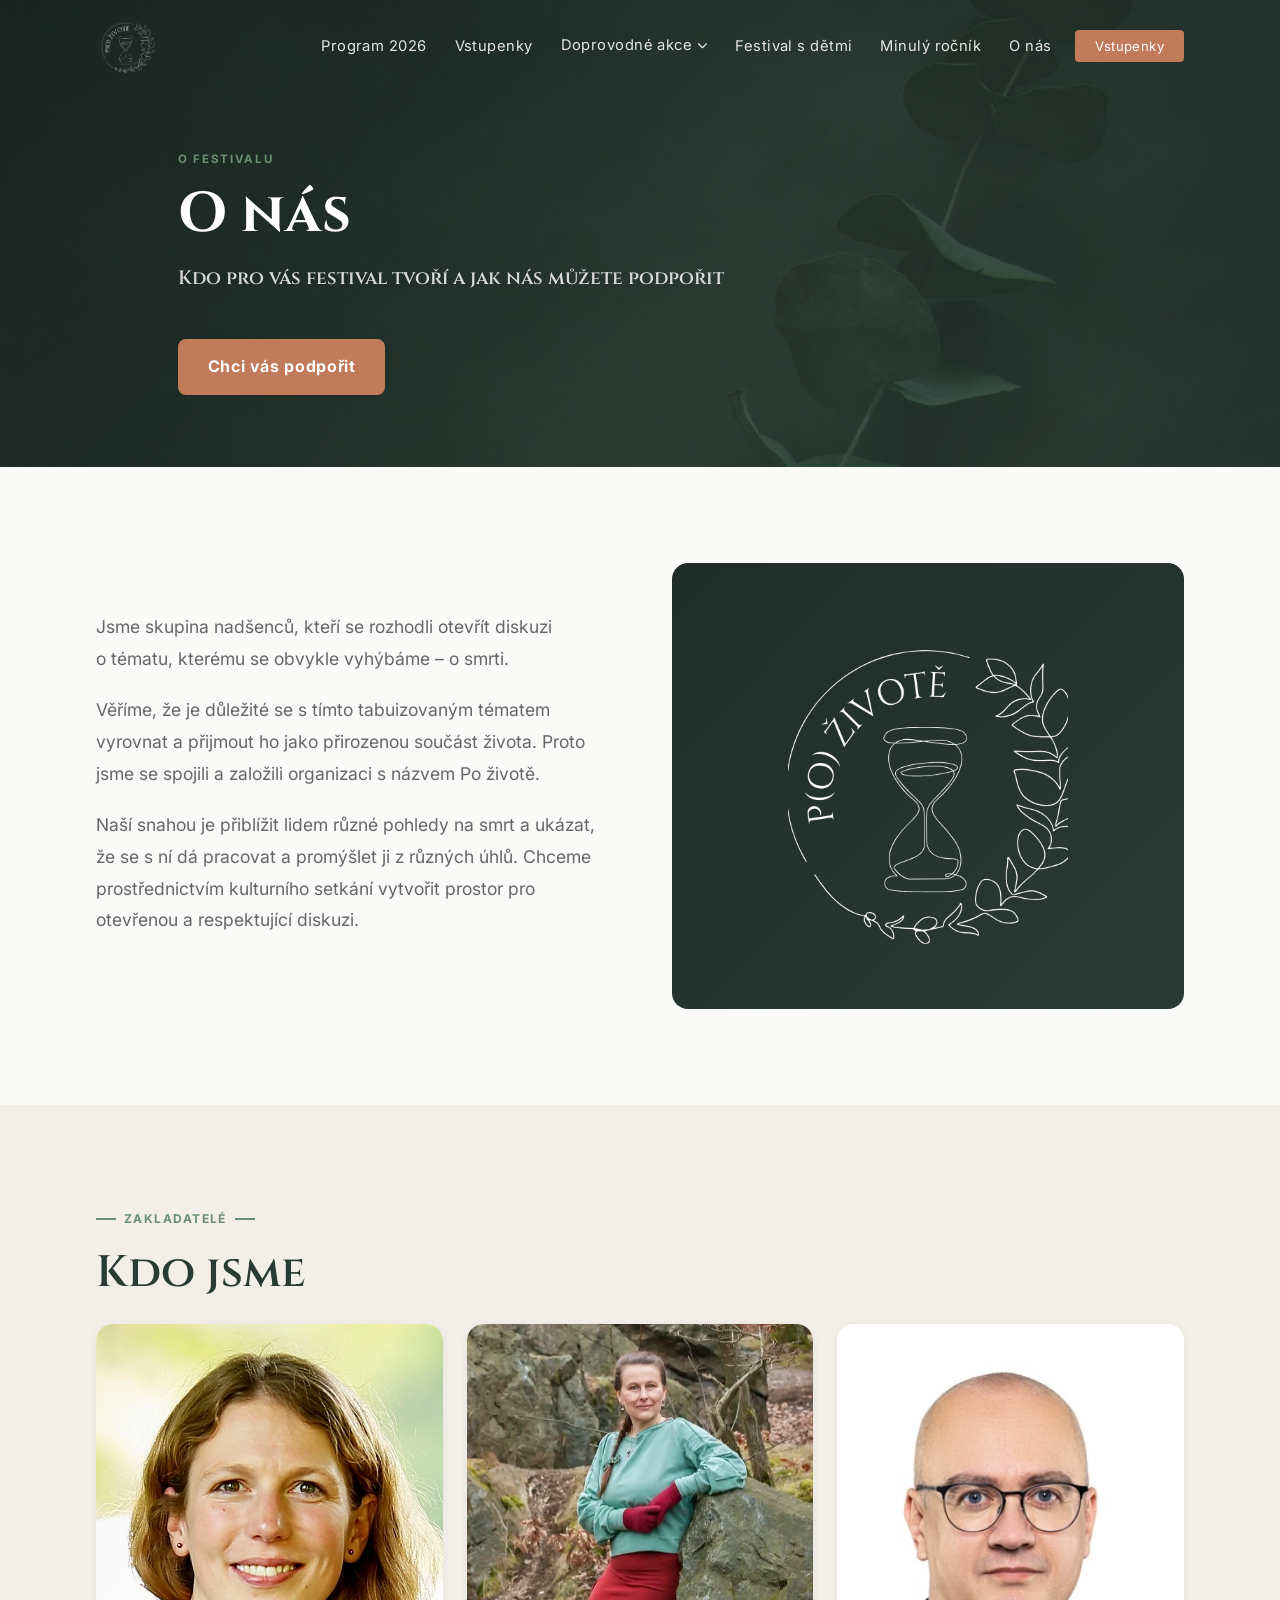
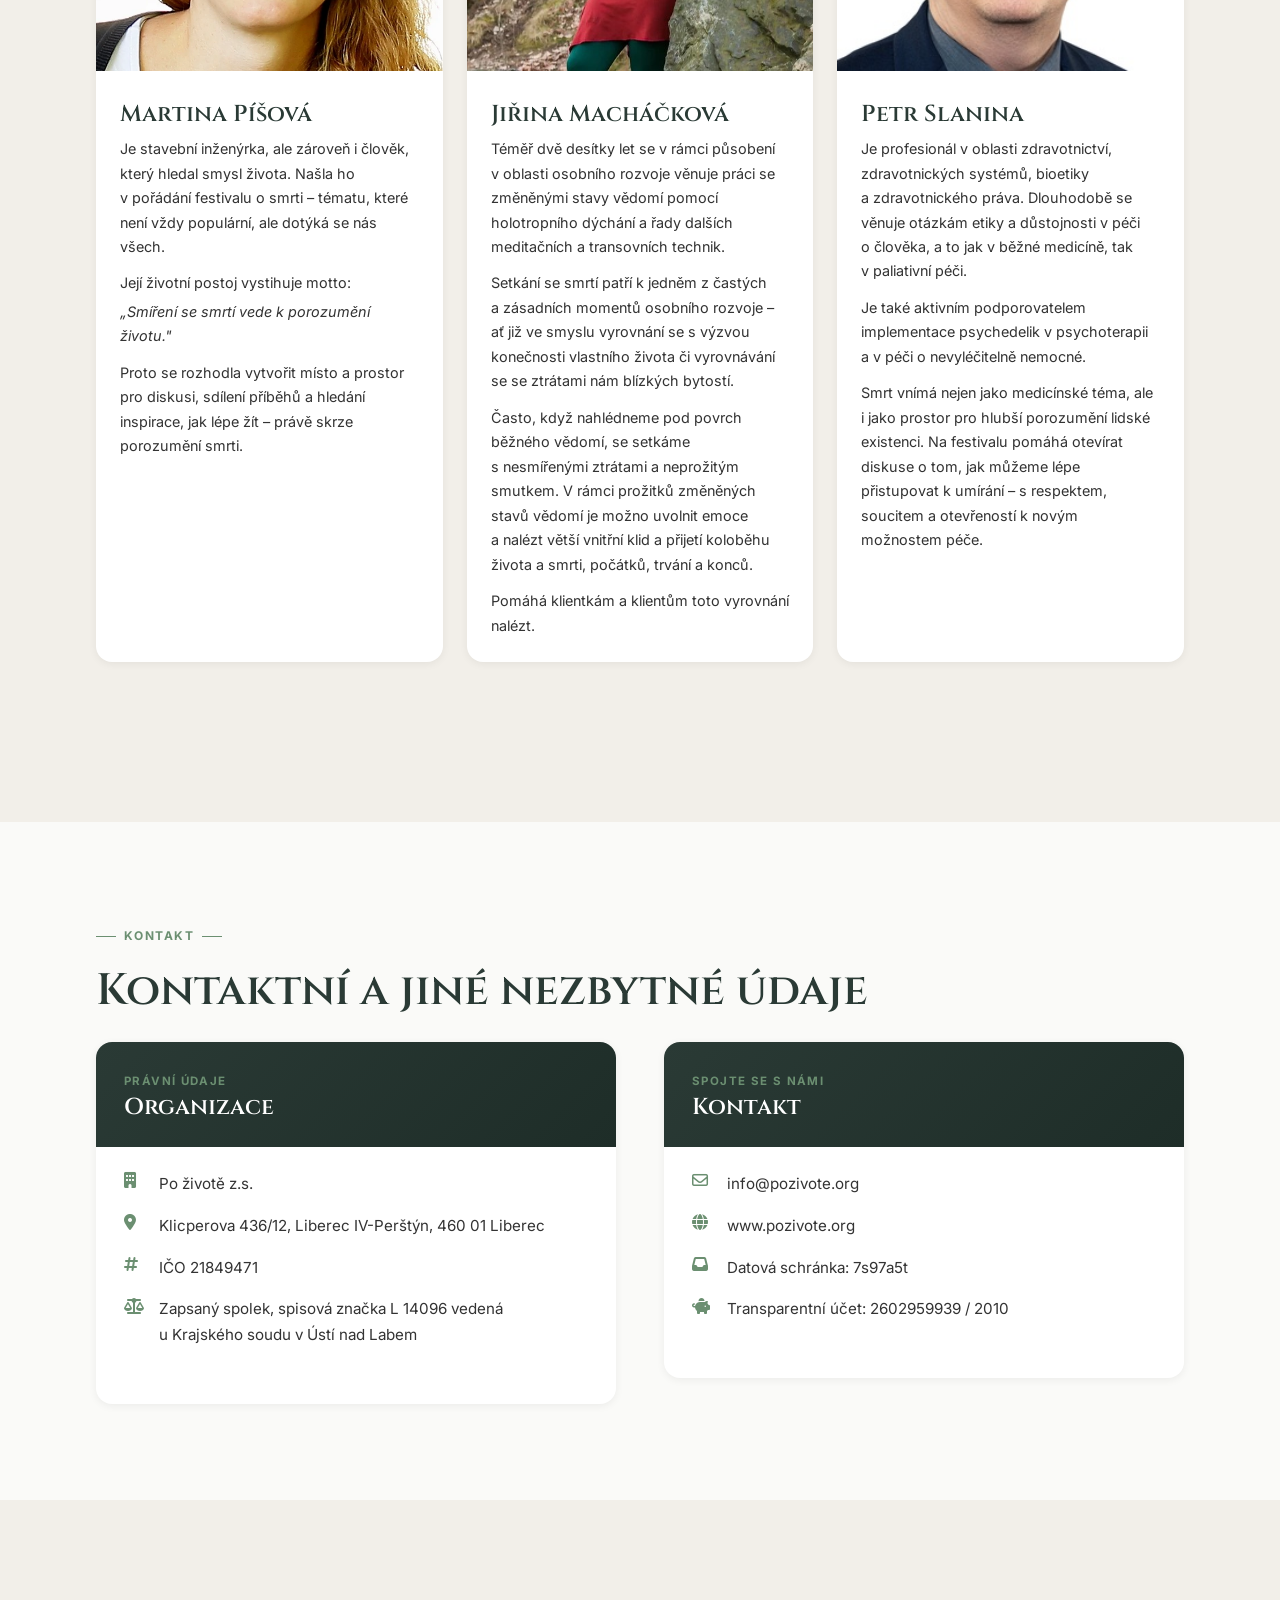
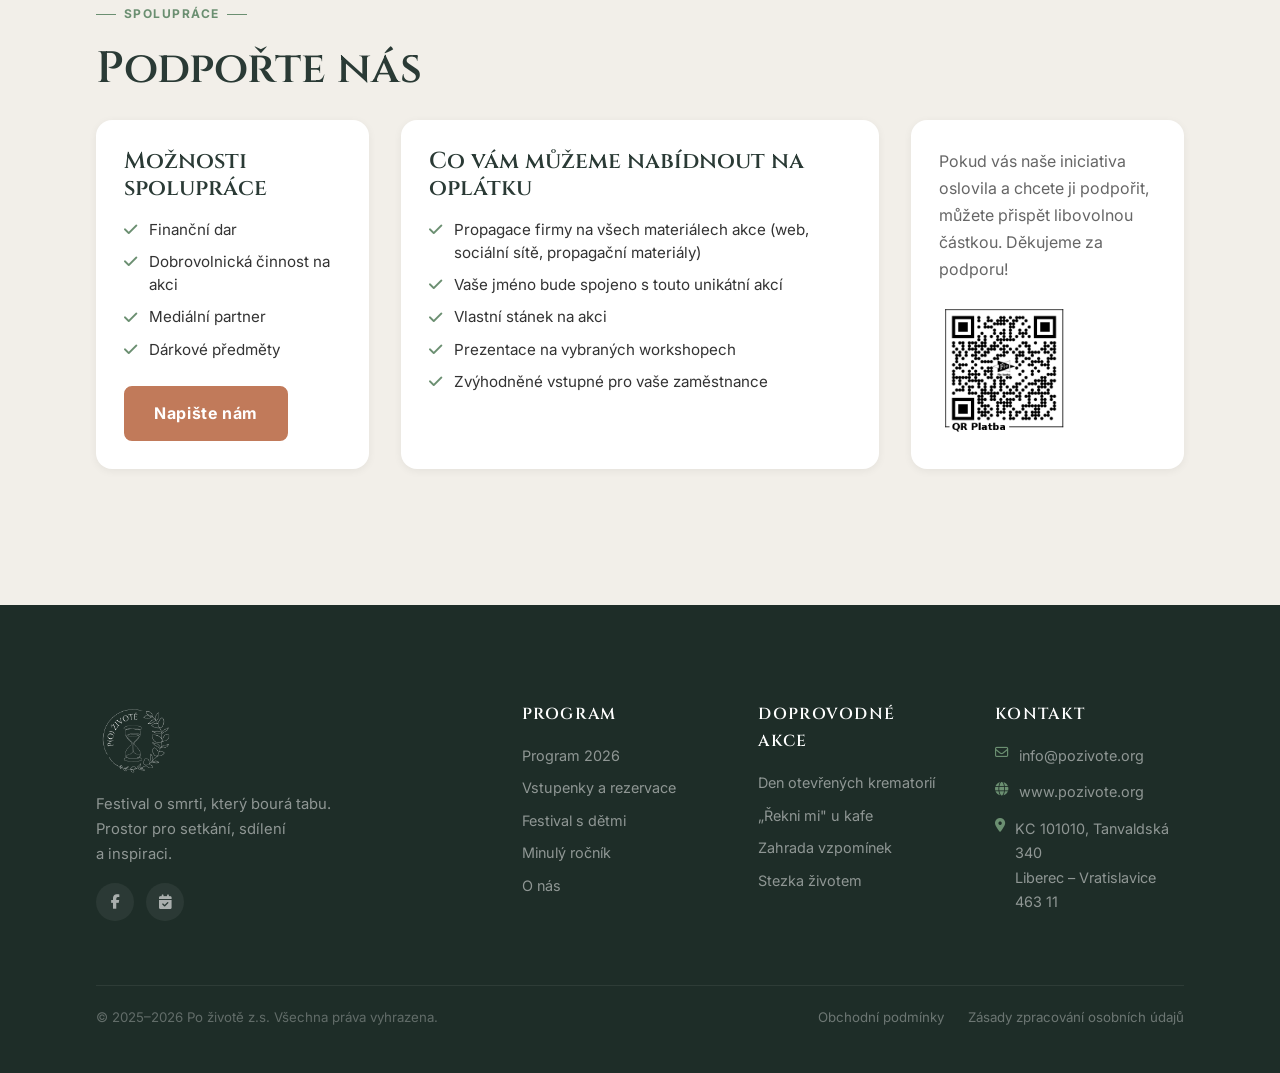
<file: o-nas.html>
<!DOCTYPE html>
<html lang="cs">

<head>
  <meta charset="UTF-8">
  <meta name="viewport" content="width=device-width, initial-scale=1.0">
  <meta name="robots" content="noindex, nofollow">
  <title>O nás – Po životě z.s. | (P)o&nbsp;životě&nbsp;2026</title>
  <meta name="description"
    content="Poznajte tým za festivalem (P)o životě. Po životě z.s. – spolek, který otevírá dialog o&nbsp;smrti a&nbsp;konci života. Kontakt a&nbsp;možnosti spolupráce.">
  <meta name="author" content="Po životě z.s.">
  <link rel="canonical" href="https://www.pozivote.org/o-nas.html">
  <meta property="og:type" content="website">
  <meta property="og:locale" content="cs_CZ">
  <meta property="og:title" content="O nás – Po životě z.s. | (P)o&nbsp;životě&nbsp;2026">
  <meta property="og:description"
    content="Poznajte tým za festivalem (P)o životě. Po životě z.s. – spolek, který otevírá dialog o&nbsp;smrti a&nbsp;konci života. Kontakt a&nbsp;možnosti spolupráce.">
  <meta property="og:image" content="https://www.pozivote.org/Obrazky/Logo/hero_pozadi.jpg">
  <meta property="og:url" content="https://www.pozivote.org/o-nas.html">
  <meta property="og:site_name" content="(P)o životě">
  <link rel="icon" type="image/svg+xml" href="favicon.svg">
  <link rel="preconnect" href="https://fonts.googleapis.com">
  <link rel="preconnect" href="https://fonts.gstatic.com" crossorigin>
  <link
    href="https://fonts.googleapis.com/css2?family=Cinzel:wght@400;600;700&family=Inter:wght@300;400;500;700&display=swap"
    rel="stylesheet">
  <link rel="stylesheet" href="https://cdnjs.cloudflare.com/ajax/libs/font-awesome/6.5.1/css/all.min.css"
    integrity="sha512-DTOQO9RWCH3ppGqcWaEA1BIZOC6xxalwEsw9c2QQeAIftl+Vegovlnee1c9QX4TctnWMn13TZye+giMm8e2LwA=="
    crossorigin="anonymous" referrerpolicy="no-referrer">
  <link rel="stylesheet" href="style.css">
</head>

<body>

  <nav class="navbar" id="navbar" aria-label="Hlavní navigace">
    <div class="container">
      <div class="navbar-inner">
        <a href="index.html" class="nav-logo" aria-label="(P)o životě – domů">
          <img src="Obrazky/Logo/logo_bile.png" alt="(P)o životě festival logo" height="50"
            onerror="this.style.display='none'; this.nextElementSibling.style.display='block';">
          <span class="nav-logo-fallback" style="display:none;">(P)o životě</span>
        </a>
        <ul class="nav-menu" id="navMenu" role="menubar">
          <li class="nav-item" role="none"><a href="program.html" class="nav-link" role="menuitem">Program 2026</a></li>
          <li class="nav-item" role="none"><a href="vstupenky.html" class="nav-link" role="menuitem">Vstupenky</a></li>
          <li class="nav-item" role="none">
            <a href="#" class="nav-link nav-dropdown-toggle" role="menuitem" aria-haspopup="true" aria-expanded="false"
              id="dropdownToggle">
              Doprovodné akce <i class="fa-solid fa-chevron-down" aria-hidden="true"></i>
            </a>
            <ul class="nav-dropdown" role="menu" aria-labelledby="dropdownToggle">
              <li role="none"><a href="krematorium.html" role="menuitem">Den otevřených krematorií</a></li>
              <li role="none"><a href="rekni-mi.html" role="menuitem">„Řekni mi" u&nbsp;kafe</a></li>
              <li role="none"><a href="zahrada-vzpominek.html" role="menuitem">Zahrada vzpomínek</a></li>
              <li role="none"><a href="stezka-zivotem.html" role="menuitem">Stezka životem</a></li>
            </ul>
          </li>
          <li class="nav-item" role="none"><a href="festival-s-detmi.html" class="nav-link" role="menuitem">Festival
              s&nbsp;dětmi</a></li>
          <li class="nav-item" role="none"><a href="minuly-rocnik.html" class="nav-link" role="menuitem">Minulý
              ročník</a></li>
          <li class="nav-item" role="none"><a href="o-nas.html" class="nav-link" role="menuitem">O&nbsp;nás</a></li>
          <li class="nav-item" role="none"><a href="vstupenky.html" class="nav-link nav-cta"
              role="menuitem">Vstupenky</a></li>
        </ul>
        <button class="nav-toggle" id="navToggle" aria-label="Otevřít menu" aria-expanded="false"
          aria-controls="navMenu">
          <span></span><span></span><span></span>
        </button>
      </div>
    </div>
  </nav>

  <main>

    <!-- PAGE HERO -->
    <section class="page-hero" aria-label="Úvod stránky O nás">
      <div class="container">
        <div class="page-hero-inner">
          <span class="page-hero-label">O festivalu</span>
          <h1 class="page-hero-title">O&nbsp;nás</h1>
          <p class="page-hero-meta-item">Kdo pro vás festival tvoří a&nbsp;jak nás můžete podpořit</p>
          <div class="page-hero-cta">
            <a href="#sekce-spoluprace" class="btn btn-accent">Chci vás podpořit</a>
          </div>
        </div>
      </div>
    </section>

    <!-- SECTION 1: KDO JSME – INTRO -->
    <section class="section" aria-labelledby="intro-title">
      <div class="container">
        <div class="about-grid reveal">
          <!-- Levý sloupec: text -->
          <div class="about-text">
            <p style="font-size: 1.1rem; line-height: 1.8; color: var(--color-text-light); margin-bottom: 1.25rem;">
              Jsme skupina nadšenců, kteří se rozhodli otevřít diskuzi o&nbsp;tématu, kterému se obvykle vyhýbáme –
              o&nbsp;smrti.
            </p>
            <p style="font-size: 1.1rem; line-height: 1.8; color: var(--color-text-light); margin-bottom: 1.25rem;">
              Věříme, že je důležité se s&nbsp;tímto tabuizovaným tématem vyrovnat a&nbsp;přijmout ho jako přirozenou
              součást života. Proto jsme se spojili a&nbsp;založili organizaci s&nbsp;názvem Po životě.
            </p>
            <p style="font-size: 1.1rem; line-height: 1.8; color: var(--color-text-light);">
              Naší snahou je přiblížit lidem různé pohledy na smrt a&nbsp;ukázat, že se s&nbsp;ní dá pracovat
              a&nbsp;promýšlet ji z&nbsp;různých úhlů. Chceme prostřednictvím kulturního setkání vytvořit prostor
              pro otevřenou a&nbsp;respektující diskuzi.
            </p>
          </div>
          <!-- Pravý sloupec: logo na tmavém pozadí -->
          <div class="about-image-wrap"
            style="background: linear-gradient(135deg, var(--color-dark-alt) 0%, var(--color-dark) 100%); display: flex; align-items: center; justify-content: center; padding: 3rem; border-radius: var(--border-radius-lg); overflow: hidden;">
            <img src="Obrazky/Logo/logo_bile.png" alt="(P)o životě – logo" loading="lazy"
              style="max-width: 280px; width: 100%; height: auto;" onerror="this.style.display='none';">
          </div>
        </div>
      </div>
    </section>

    <!-- SECTION 2: TÝM -->
    <section class="section" style="background: var(--color-bg-alt);" aria-labelledby="tym-title">
      <div class="container">
        <span class="section-label reveal">Zakladatelé</span>
        <h2 class="section-title reveal" id="tym-title">Kdo jsme</h2>

        <div class="team-grid reveal">

          <!-- Martina Píšová -->
          <article class="team-card">
            <img src="Obrazky/Lide/martina_pisova.jpg" alt="Martina Píšová" loading="lazy"
              style="width:100%; aspect-ratio:1/1; object-fit:cover; object-position:center 25%; display:block; border-radius:var(--border-radius-lg) var(--border-radius-lg) 0 0;">
            <div class="team-card-body">
              <h3 class="team-card-name">Martina Píšová</h3>
              <p class="team-card-bio" style="margin-bottom: 0.75rem;">Je stavební inženýrka, ale zároveň i&nbsp;člověk,
                který hledal smysl života. Našla ho v&nbsp;pořádání festivalu o&nbsp;smrti – tématu, které není vždy
                populární, ale dotýká se nás všech.</p>
              <p class="team-card-bio" style="margin-bottom: 0.25rem;">Její životní postoj vystihuje motto:</p>
              <p class="team-card-bio" style="margin-bottom: 0.75rem; font-style: italic;">„Smíření se smrtí vede
                k&nbsp;porozumění životu."</p>
              <p class="team-card-bio">Proto se rozhodla vytvořit místo a&nbsp;prostor pro diskusi, sdílení příběhů
                a&nbsp;hledání inspirace, jak lépe žít – právě skrze porozumění smrti.</p>
            </div>
          </article>

          <!-- Jiřina Macháčková -->
          <article class="team-card">
            <img src="Obrazky/Lide/jirina_machackova.jpg" alt="Jiřina Macháčková" loading="lazy"
              style="width:100%; aspect-ratio:1/1; object-fit:cover; object-position:center 25%; display:block; border-radius:var(--border-radius-lg) var(--border-radius-lg) 0 0;">
            <div class="team-card-body">
              <h3 class="team-card-name">Jiřina Macháčková</h3>
              <p class="team-card-bio" style="margin-bottom: 0.75rem;">Téměř dvě desítky let se v&nbsp;rámci působení
                v&nbsp;oblasti osobního rozvoje věnuje práci se změněnými stavy vědomí pomocí holotropního dýchání
                a&nbsp;řady dalších meditačních a&nbsp;transovních technik.</p>
              <p class="team-card-bio" style="margin-bottom: 0.75rem;">Setkání se smrtí patří k&nbsp;jedněm
                z&nbsp;častých a&nbsp;zásadních momentů osobního rozvoje – ať již ve smyslu vyrovnání se s&nbsp;výzvou
                konečnosti vlastního života či vyrovnávání se se ztrátami nám blízkých bytostí.</p>
              <p class="team-card-bio" style="margin-bottom: 0.75rem;">Často, když nahlédneme pod povrch běžného vědomí,
                se setkáme s&nbsp;nesmířenými ztrátami a&nbsp;neprožitým smutkem. V&nbsp;rámci prožitků změněných stavů
                vědomí je možno uvolnit emoce a&nbsp;nalézt větší vnitřní klid a&nbsp;přijetí koloběhu života
                a&nbsp;smrti, počátků, trvání a&nbsp;konců.</p>
              <p class="team-card-bio">Pomáhá klientkám a&nbsp;klientům toto vyrovnání nalézt.</p>
            </div>
          </article>

          <!-- Petr Slanina -->
          <article class="team-card">
            <img src="Obrazky/Lide/petr_slanina1.jpg" alt="Petr Slanina" loading="lazy"
              style="width:100%; aspect-ratio:1/1; object-fit:cover; object-position:center 20%; display:block; border-radius:var(--border-radius-lg) var(--border-radius-lg) 0 0;">
            <div class="team-card-body">
              <h3 class="team-card-name">Petr Slanina</h3>
              <p class="team-card-bio" style="margin-bottom: 0.75rem;">Je profesionál v&nbsp;oblasti zdravotnictví,
                zdravotnických systémů, bioetiky a&nbsp;zdravotnického práva. Dlouhodobě se věnuje otázkám etiky
                a&nbsp;důstojnosti v&nbsp;péči o&nbsp;člověka, a&nbsp;to jak v&nbsp;běžné medicíně, tak
                v&nbsp;paliativní péči.</p>
              <p class="team-card-bio" style="margin-bottom: 0.75rem;">Je také aktivním podporovatelem implementace
                psychedelik v&nbsp;psychoterapii a&nbsp;v&nbsp;péči o&nbsp;nevyléčitelně nemocné.</p>
              <p class="team-card-bio">Smrt vnímá nejen jako medicínské téma, ale i&nbsp;jako prostor pro hlubší
                porozumění lidské existenci. Na festivalu pomáhá otevírat diskuse o&nbsp;tom, jak můžeme lépe
                přistupovat k&nbsp;umírání – s&nbsp;respektem, soucitem a&nbsp;otevřeností k&nbsp;novým možnostem péče.
              </p>
            </div>
          </article>

        </div>
      </div>
    </section>

    <!-- SECTION 3: KONTAKT -->
    <section class="section" aria-labelledby="kontakt-title">
      <div class="container">
        <span class="section-label reveal">Kontakt</span>
        <h2 class="section-title reveal" id="kontakt-title">Kontaktní a&nbsp;jiné nezbytné údaje</h2>

        <div class="contact-grid reveal">

          <!-- Levý sloupec: Organizace -->
          <article class="ticket-card">
            <div class="ticket-card-header">
              <span class="ticket-card-type">Právní údaje</span>
              <h3 class="ticket-card-name">Organizace</h3>
            </div>
            <div class="ticket-card-body">
              <ul class="contact-info-list">
                <li class="contact-info-item">
                  <i class="fa-solid fa-building" aria-hidden="true"></i>
                  <span>Po životě z.s.</span>
                </li>
                <li class="contact-info-item">
                  <i class="fa-solid fa-location-dot" aria-hidden="true"></i>
                  <address style="font-style:normal;">Klicperova 436/12, Liberec IV-Perštýn, 460&nbsp;01 Liberec
                  </address>
                </li>
                <li class="contact-info-item">
                  <i class="fa-solid fa-hashtag" aria-hidden="true"></i>
                  <span>IČO&nbsp;21849471</span>
                </li>
                <li class="contact-info-item">
                  <i class="fa-solid fa-scale-balanced" aria-hidden="true"></i>
                  <span>Zapsaný spolek, spisová značka L&nbsp;14096 vedená u&nbsp;Krajského soudu v&nbsp;Ústí nad
                    Labem</span>
                </li>
              </ul>
            </div>
          </article>

          <!-- Pravý sloupec: Kontakt -->
          <article class="ticket-card">
            <div class="ticket-card-header">
              <span class="ticket-card-type">Spojte se s námi</span>
              <h3 class="ticket-card-name">Kontakt</h3>
            </div>
            <div class="ticket-card-body">
              <ul class="contact-info-list">
                <li class="contact-info-item">
                  <i class="fa-regular fa-envelope" aria-hidden="true"></i>
                  <a href="mailto:info@pozivote.org">info@pozivote.org</a>
                </li>
                <li class="contact-info-item">
                  <i class="fa-solid fa-globe" aria-hidden="true"></i>
                  <a href="https://www.pozivote.org" target="_blank" rel="noopener noreferrer">www.pozivote.org</a>
                </li>
                <li class="contact-info-item">
                  <i class="fa-solid fa-inbox" aria-hidden="true"></i>
                  <span>Datová schránka: 7s97a5t</span>
                </li>
                <li class="contact-info-item">
                  <i class="fa-solid fa-piggy-bank" aria-hidden="true"></i>
                  <span>Transparentní účet: 2602959939&nbsp;/&nbsp;2010</span>
                </li>
              </ul>
            </div>
          </article>

        </div>
      </div>
    </section>

    <!-- SECTION 4: SPOLUPRÁCE / SPONSORING -->
    <section class="section" id="sekce-spoluprace" style="background: var(--color-bg-alt);" aria-labelledby="spoluprace-title">
      <div class="container">
        <span class="section-label reveal">Spolupráce</span>
        <h2 class="section-title reveal" id="spoluprace-title">Podpořte nás</h2>

        <!-- Tři sloupce: Možnosti spolupráce | Co nabízíme | Podpora -->
        <div class="event-info-grid event-info-grid--3col reveal">

          <!-- Sloupec 1: Možnosti spolupráce -->
          <div class="event-info-box">
            <div style="padding: 1.75rem;">
              <h3 class="event-info-box-title">Možnosti spolupráce</h3>
              <ul class="sponsoring-list" style="margin-bottom:1.5rem;">
                <li>
                  <i class="fa-solid fa-check" aria-hidden="true"></i>
                  <span>Finanční dar</span>
                </li>
                <li>
                  <i class="fa-solid fa-check" aria-hidden="true"></i>
                  <span>Dobrovolnická činnost na akci</span>
                </li>
                <li>
                  <i class="fa-solid fa-check" aria-hidden="true"></i>
                  <span>Mediální partner</span>
                </li>
                <li>
                  <i class="fa-solid fa-check" aria-hidden="true"></i>
                  <span>Dárkové předměty</span>
                </li>
              </ul>
              <a href="mailto:info@pozivote.org" class="btn btn-accent">Napište nám</a>
            </div>
          </div>

          <!-- Sloupec 2: Co nabízíme -->
          <div class="event-info-box">
            <div style="padding: 1.75rem;">
              <h3 class="event-info-box-title">Co vám můžeme nabídnout na oplátku</h3>
              <ul class="sponsoring-list">
                <li>
                  <i class="fa-solid fa-check" aria-hidden="true"></i>
                  <span>Propagace firmy na všech materiálech akce (web, sociální sítě, propagační materiály)</span>
                </li>
                <li>
                  <i class="fa-solid fa-check" aria-hidden="true"></i>
                  <span>Vaše jméno bude spojeno s&nbsp;touto unikátní akcí</span>
                </li>
                <li>
                  <i class="fa-solid fa-check" aria-hidden="true"></i>
                  <span>Vlastní stánek na akci</span>
                </li>
                <li>
                  <i class="fa-solid fa-check" aria-hidden="true"></i>
                  <span>Prezentace na vybraných workshopech</span>
                </li>
                <li>
                  <i class="fa-solid fa-check" aria-hidden="true"></i>
                  <span>Zvýhodněné vstupné pro vaše zaměstnance</span>
                </li>
              </ul>
            </div>
          </div>

          <!-- Sloupec 3: Text + QR kód -->
          <div class="event-info-box">
            <div style="padding: 1.75rem; display:flex; flex-direction:column; align-items:flex-start; gap:1.25rem;">
              <p style="color: var(--color-text-light);">
                Pokud vás naše iniciativa oslovila a&nbsp;chcete ji podpořit, můžete přispět libovolnou částkou. Děkujeme za podporu!
              </p>
              <img src="Obrazky/Ostatni/QRPlatba_na_ucet_2602959939.jpg"
                alt="QR kód pro platbu na transparentní účet Po životě z.s." loading="lazy"
                style="width:130px; height:130px; object-fit:contain;">
            </div>
          </div>

        </div>
      </div>
    </section>

  </main>

  <footer class="footer" aria-label="Zápatí stránky">
    <div class="container">
      <div class="footer-grid">
        <div class="footer-brand">
          <img src="Obrazky/Logo/logo_bile.png" alt="(P)o životě – logo" class="footer-logo" loading="lazy"
            onerror="this.style.display='none'; this.nextElementSibling.style.display='block';">
          <div class="footer-logo-fallback" style="display:none;">(P)o životě</div>
          <p class="footer-tagline">Festival o&nbsp;smrti, který bourá tabu. Prostor pro setkání, sdílení
            a&nbsp;inspiraci.</p>
          <div class="footer-socials">
            <a href="https://www.facebook.com/profile.php?id=61571511511098" class="footer-social-link"
              aria-label="Facebook stránka Po životě z.s." target="_blank" rel="noopener noreferrer"><i
                class="fa-brands fa-facebook-f" aria-hidden="true"></i></a>
            <a href="https://fb.me/e/46WXp6Esp" class="footer-social-link" aria-label="Facebooková událost festivalu"
              target="_blank" rel="noopener noreferrer"><i class="fa-solid fa-calendar-check"
                aria-hidden="true"></i></a>
          </div>
        </div>
        <div class="footer-col">
          <h4>Program</h4>
          <nav aria-label="Navigace programem">
            <ul class="footer-links">
              <li><a href="program.html">Program 2026</a></li>
              <li><a href="vstupenky.html">Vstupenky a&nbsp;rezervace</a></li>
              <li><a href="festival-s-detmi.html">Festival s&nbsp;dětmi</a></li>
              <li><a href="minuly-rocnik.html">Minulý ročník</a></li>
              <li><a href="o-nas.html">O&nbsp;nás</a></li>
            </ul>
          </nav>
        </div>
        <div class="footer-col">
          <h4>Doprovodné akce</h4>
          <nav aria-label="Navigace doprovodnými akcemi">
            <ul class="footer-links">
              <li><a href="krematorium.html">Den otevřených krematorií</a></li>
              <li><a href="rekni-mi.html">„Řekni mi" u&nbsp;kafe</a></li>
              <li><a href="zahrada-vzpominek.html">Zahrada vzpomínek</a></li>
              <li><a href="stezka-zivotem.html">Stezka životem</a></li>
            </ul>
          </nav>
        </div>
        <div class="footer-col">
          <h4>Kontakt</h4>
          <address style="font-style: normal;">
            <ul class="footer-contact-items">
              <li class="footer-contact-item"><i class="fa-regular fa-envelope" aria-hidden="true"></i><a
                  href="mailto:info@pozivote.org">info@pozivote.org</a></li>
              <li class="footer-contact-item"><i class="fa-solid fa-globe" aria-hidden="true"></i><a
                  href="https://www.pozivote.org" target="_blank" rel="noopener noreferrer">www.pozivote.org</a></li>
              <li class="footer-contact-item"><i class="fa-solid fa-location-dot"
                  aria-hidden="true"></i><span>KC&nbsp;101010, Tanvaldská 340<br>Liberec –
                  Vratislavice<br>463&nbsp;11</span></li>
            </ul>
          </address>
        </div>
      </div>
      <div class="footer-legal">
        <div class="footer-bottom">
          <p class="footer-copyright">&copy; 2025–2026 Po životě z.s. Všechna práva vyhrazena.</p>
          <nav class="footer-bottom-links" aria-label="Právní dokumenty">
            <a href="obchodni-podminky.html">Obchodní podmínky</a>
            <a href="gdpr.html">Zásady zpracování osobních údajů</a>
          </nav>
        </div>
      </div>
    </div>
  </footer>

  <script src="script.js"></script>
</body>

</html>
</file>
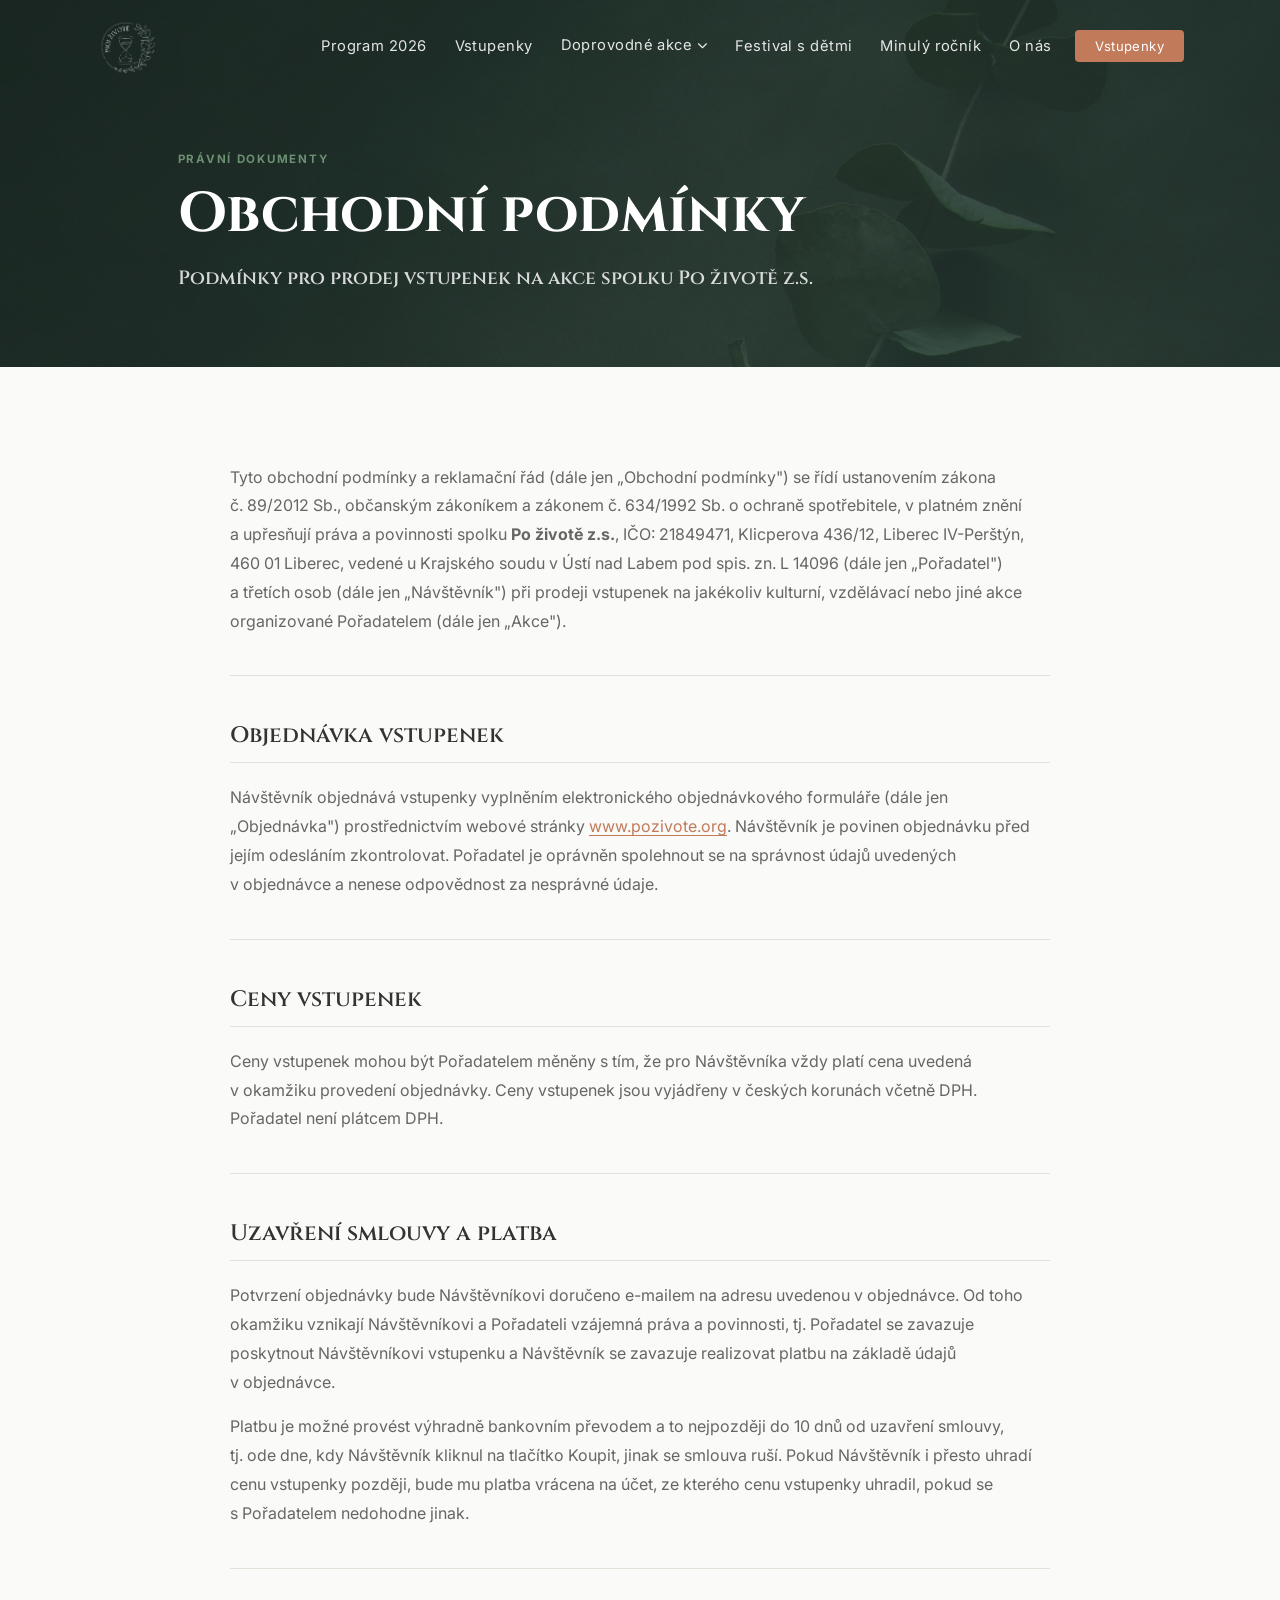
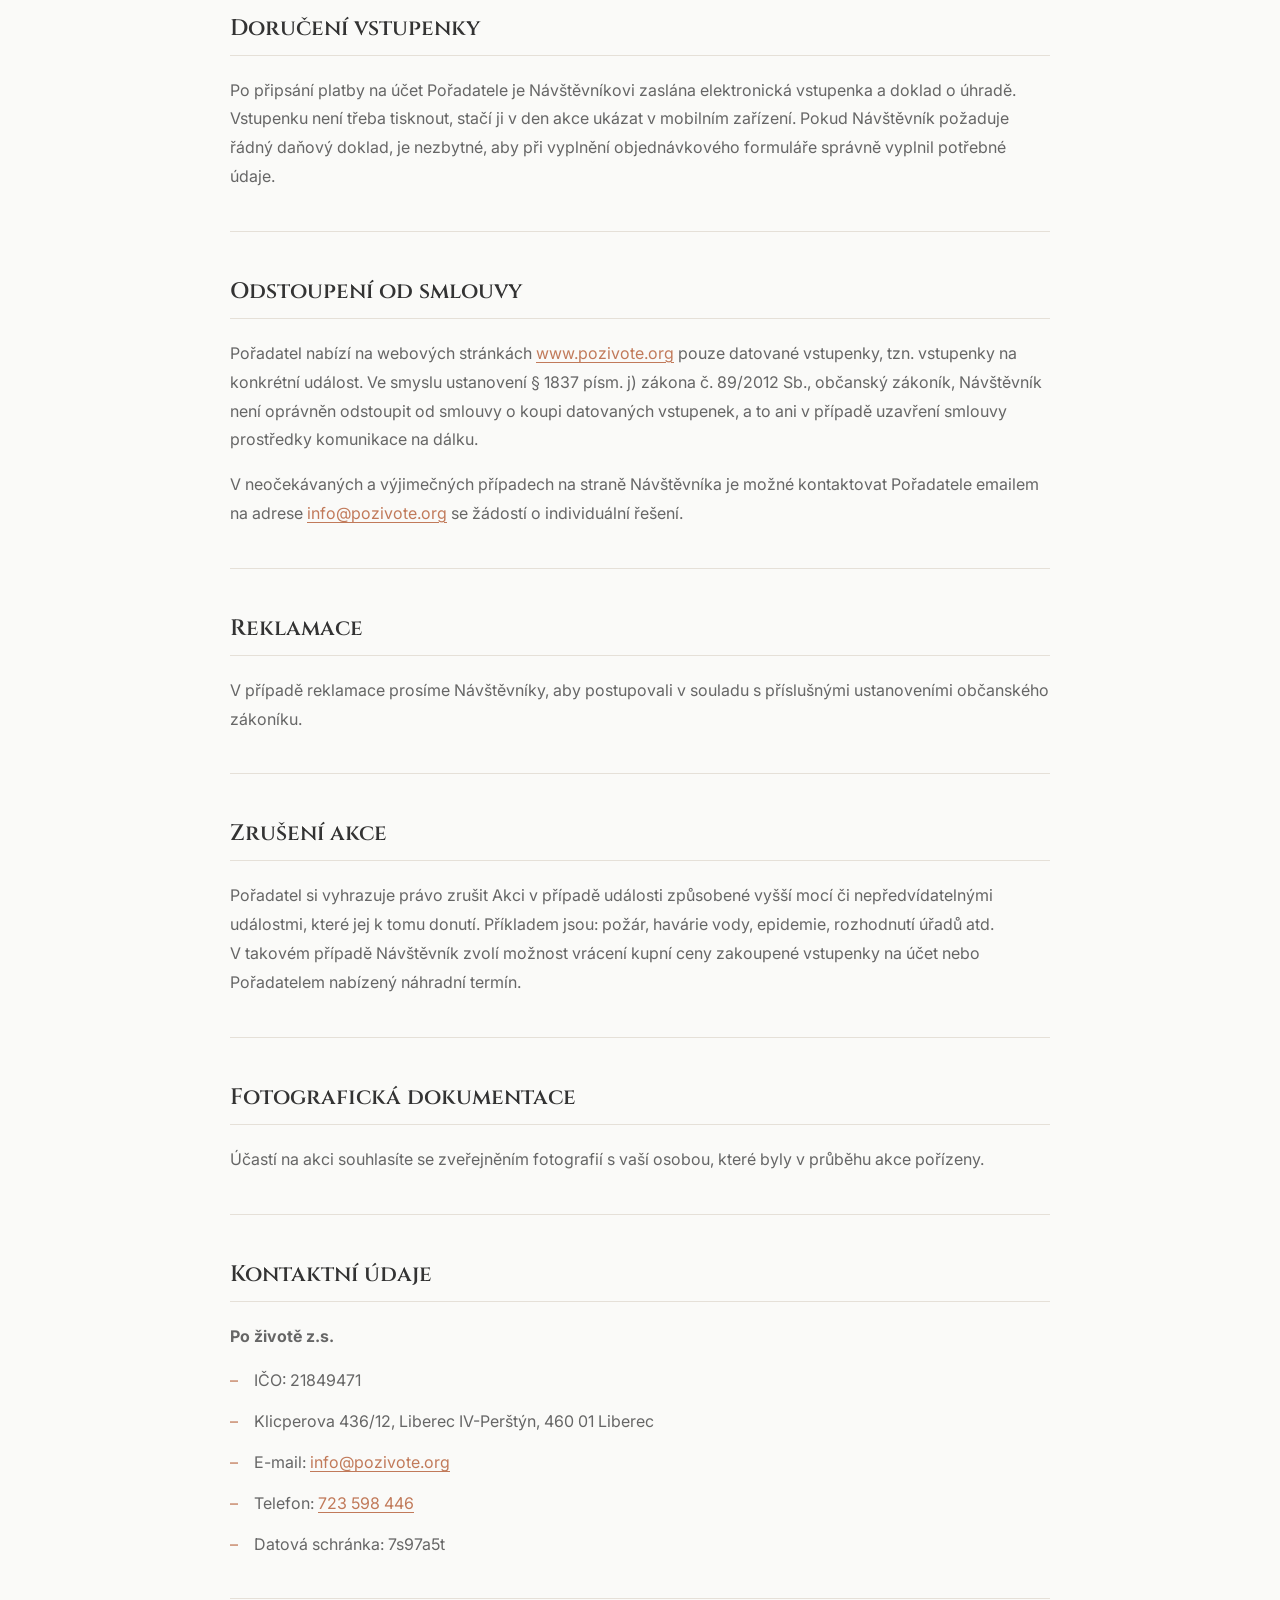
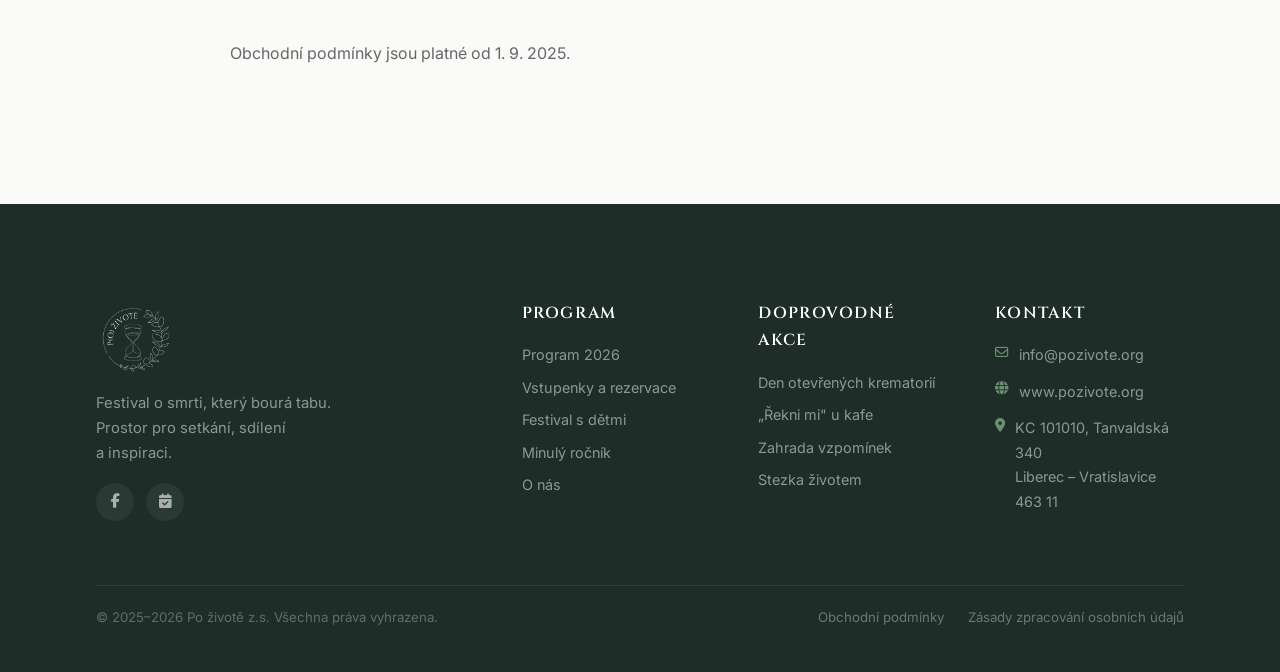
<file: obchodni-podminky.html>
<!DOCTYPE html>
<html lang="cs">

<head>
  <meta charset="UTF-8">
  <meta name="viewport" content="width=device-width, initial-scale=1.0">
  <meta name="robots" content="noindex, nofollow">
  <title>Obchodní podmínky – Po životě z.s. | (P)o&nbsp;životě&nbsp;2026</title>
  <meta name="description"
    content="Obchodní podmínky a reklamační řád spolku Po životě z.s. pro prodej vstupenek na kulturní a vzdělávací akce.">
  <meta name="author" content="Po životě z.s.">
  <link rel="canonical" href="https://www.pozivote.org/obchodni-podminky.html">
  <meta property="og:type" content="website">
  <meta property="og:locale" content="cs_CZ">
  <meta property="og:title" content="Obchodní podmínky – Po životě z.s.">
  <meta property="og:description"
    content="Obchodní podmínky a reklamační řád spolku Po životě z.s. pro prodej vstupenek.">
  <meta property="og:image" content="https://www.pozivote.org/Obrazky/Logo/hero_pozadi.jpg">
  <meta property="og:url" content="https://www.pozivote.org/obchodni-podminky.html">
  <meta property="og:site_name" content="(P)o životě">
  <link rel="icon" type="image/svg+xml" href="favicon.svg">
  <link rel="preconnect" href="https://fonts.googleapis.com">
  <link rel="preconnect" href="https://fonts.gstatic.com" crossorigin>
  <link
    href="https://fonts.googleapis.com/css2?family=Cinzel:wght@400;600;700&family=Inter:wght@300;400;500;700&display=swap"
    rel="stylesheet">
  <link rel="stylesheet" href="https://cdnjs.cloudflare.com/ajax/libs/font-awesome/6.5.1/css/all.min.css"
    integrity="sha512-DTOQO9RWCH3ppGqcWaEA1BIZOC6xxalwEsw9c2QQeAIftl+Vegovlnee1c9QX4TctnWMn13TZye+giMm8e2LwA=="
    crossorigin="anonymous" referrerpolicy="no-referrer">
  <link rel="stylesheet" href="style.css">
</head>

<body>

  <nav class="navbar" id="navbar" aria-label="Hlavní navigace">
    <div class="container">
      <div class="navbar-inner">
        <a href="index.html" class="nav-logo" aria-label="(P)o životě – domů">
          <img src="Obrazky/Logo/logo_bile.png" alt="(P)o životě festival logo" height="50"
            onerror="this.style.display='none'; this.nextElementSibling.style.display='block';">
          <span class="nav-logo-fallback" style="display:none;">(P)o životě</span>
        </a>
        <ul class="nav-menu" id="navMenu" role="menubar">
          <li class="nav-item" role="none"><a href="program.html" class="nav-link" role="menuitem">Program 2026</a></li>
          <li class="nav-item" role="none"><a href="vstupenky.html" class="nav-link" role="menuitem">Vstupenky</a></li>
          <li class="nav-item" role="none">
            <a href="#" class="nav-link nav-dropdown-toggle" role="menuitem" aria-haspopup="true" aria-expanded="false"
              id="dropdownToggle">
              Doprovodné akce <i class="fa-solid fa-chevron-down" aria-hidden="true"></i>
            </a>
            <ul class="nav-dropdown" role="menu" aria-labelledby="dropdownToggle">
              <li role="none"><a href="krematorium.html" role="menuitem">Den otevřených krematorií</a></li>
              <li role="none"><a href="rekni-mi.html" role="menuitem">„Řekni mi" u&nbsp;kafe</a></li>
              <li role="none"><a href="zahrada-vzpominek.html" role="menuitem">Zahrada vzpomínek</a></li>
              <li role="none"><a href="stezka-zivotem.html" role="menuitem">Stezka životem</a></li>
            </ul>
          </li>
          <li class="nav-item" role="none"><a href="festival-s-detmi.html" class="nav-link" role="menuitem">Festival
              s&nbsp;dětmi</a></li>
          <li class="nav-item" role="none"><a href="minuly-rocnik.html" class="nav-link" role="menuitem">Minulý
              ročník</a></li>
          <li class="nav-item" role="none"><a href="o-nas.html" class="nav-link" role="menuitem">O&nbsp;nás</a></li>
          <li class="nav-item" role="none"><a href="vstupenky.html" class="nav-link nav-cta"
              role="menuitem">Vstupenky</a></li>
        </ul>
        <button class="nav-toggle" id="navToggle" aria-label="Otevřít menu" aria-expanded="false"
          aria-controls="navMenu">
          <span></span><span></span><span></span>
        </button>
      </div>
    </div>
  </nav>

  <main>

    <!-- PAGE HERO -->
    <section class="page-hero" aria-label="Úvod stránky Obchodní podmínky">
      <div class="container">
        <div class="page-hero-inner">
          <span class="page-hero-label">Právní dokumenty</span>
          <h1 class="page-hero-title">Obchodní podmínky</h1>
          <p class="page-hero-meta-item">Podmínky pro prodej vstupenek na akce spolku Po&nbsp;životě&nbsp;z.s.</p>
        </div>
      </div>
    </section>

    <!-- CONTENT -->
    <section class="section" aria-labelledby="op-title">
      <div class="container">
        <div class="gdpr-content">

          <article class="gdpr-chapter">
            <p>Tyto obchodní podmínky a&nbsp;reklamační řád (dále jen „Obchodní podmínky") se řídí ustanovením zákona
              č.&nbsp;89/2012&nbsp;Sb., občanským zákoníkem a&nbsp;zákonem č.&nbsp;634/1992&nbsp;Sb. o&nbsp;ochraně
              spotřebitele, v&nbsp;platném znění a&nbsp;upřesňují práva a&nbsp;povinnosti spolku
              <strong>Po životě z.s.</strong>, IČO:&nbsp;21849471, Klicperova 436/12, Liberec&nbsp;IV-Perštýn,
              460&nbsp;01&nbsp;Liberec, vedené u&nbsp;Krajského soudu v&nbsp;Ústí nad Labem pod spis.&nbsp;zn.
              L&nbsp;14096 (dále jen „Pořadatel") a&nbsp;třetích osob (dále jen „Návštěvník") při prodeji vstupenek
              na jakékoliv kulturní, vzdělávací nebo jiné akce organizované Pořadatelem (dále jen „Akce").
            </p>
          </article>

          <hr class="gdpr-divider">

          <article class="gdpr-chapter">
            <h2 class="gdpr-chapter-title">Objednávka vstupenek</h2>
            <p>Návštěvník objednává vstupenky vyplněním elektronického objednávkového formuláře (dále
              jen „Objednávka") prostřednictvím webové stránky <a href="https://www.pozivote.org" target="_blank"
                rel="noopener noreferrer">www.pozivote.org</a>. Návštěvník je povinen objednávku před jejím odesláním
              zkontrolovat. Pořadatel je oprávněn spolehnout se na správnost údajů uvedených v&nbsp;objednávce
              a&nbsp;nenese odpovědnost za nesprávné údaje.
            </p>
          </article>

          <hr class="gdpr-divider">

          <article class="gdpr-chapter">
            <h2 class="gdpr-chapter-title">Ceny vstupenek</h2>
            <p>Ceny vstupenek mohou být Pořadatelem měněny s&nbsp;tím, že pro Návštěvníka vždy platí cena uvedená
              v&nbsp;okamžiku provedení objednávky. Ceny vstupenek jsou vyjádřeny v&nbsp;českých korunách včetně DPH.
              Pořadatel není plátcem DPH.
            </p>
          </article>

          <hr class="gdpr-divider">

          <article class="gdpr-chapter">
            <h2 class="gdpr-chapter-title">Uzavření smlouvy a&nbsp;platba</h2>
            <p>Potvrzení objednávky bude Návštěvníkovi doručeno e-mailem na adresu uvedenou v&nbsp;objednávce.
              Od&nbsp;toho okamžiku vznikají Návštěvníkovi a&nbsp;Pořadateli vzájemná práva a&nbsp;povinnosti,
              tj.&nbsp;Pořadatel se zavazuje poskytnout Návštěvníkovi vstupenku a&nbsp;Návštěvník se zavazuje
              realizovat platbu na základě údajů v&nbsp;objednávce.
            </p>
            <p>Platbu je možné provést výhradně bankovním převodem a&nbsp;to nejpozději do 10&nbsp;dnů od uzavření
              smlouvy, tj.&nbsp;ode dne, kdy Návštěvník kliknul na tlačítko Koupit, jinak se smlouva ruší. Pokud
              Návštěvník i&nbsp;přesto uhradí cenu vstupenky později, bude mu platba vrácena na účet, ze&nbsp;kterého
              cenu vstupenky uhradil, pokud se s&nbsp;Pořadatelem nedohodne jinak.
            </p>
          </article>

          <hr class="gdpr-divider">

          <article class="gdpr-chapter">
            <h2 class="gdpr-chapter-title">Doručení vstupenky</h2>
            <p>Po připsání platby na účet Pořadatele je Návštěvníkovi zaslána elektronická vstupenka a&nbsp;doklad
              o&nbsp;úhradě. Vstupenku není třeba tisknout, stačí ji v&nbsp;den akce ukázat v&nbsp;mobilním zařízení.
              Pokud Návštěvník požaduje řádný daňový doklad, je nezbytné, aby při vyplnění objednávkového formuláře
              správně vyplnil potřebné údaje.
            </p>
          </article>

          <hr class="gdpr-divider">

          <article class="gdpr-chapter">
            <h2 class="gdpr-chapter-title">Odstoupení od smlouvy</h2>
            <p>Pořadatel nabízí na webových stránkách <a href="https://www.pozivote.org" target="_blank"
                rel="noopener noreferrer">www.pozivote.org</a> pouze datované vstupenky, tzn.&nbsp;vstupenky na
              konkrétní událost. Ve smyslu ustanovení §&nbsp;1837 písm.&nbsp;j) zákona č.&nbsp;89/2012&nbsp;Sb.,
              občanský zákoník, Návštěvník není oprávněn odstoupit od smlouvy o&nbsp;koupi datovaných vstupenek,
              a&nbsp;to ani v&nbsp;případě uzavření smlouvy prostředky komunikace na dálku.
            </p>
            <p>V&nbsp;neočekávaných a&nbsp;výjimečných případech na straně Návštěvníka je možné kontaktovat Pořadatele
              emailem na adrese <a href="mailto:info@pozivote.org">info@pozivote.org</a> se žádostí o&nbsp;individuální
              řešení.
            </p>
          </article>

          <hr class="gdpr-divider">

          <article class="gdpr-chapter">
            <h2 class="gdpr-chapter-title">Reklamace</h2>
            <p>V&nbsp;případě reklamace prosíme Návštěvníky, aby postupovali v&nbsp;souladu s&nbsp;příslušnými
              ustanoveními občanského zákoníku.
            </p>
          </article>

          <hr class="gdpr-divider">

          <article class="gdpr-chapter">
            <h2 class="gdpr-chapter-title">Zrušení akce</h2>
            <p>Pořadatel si vyhrazuje právo zrušit Akci v&nbsp;případě události způsobené vyšší mocí či
              nepředvídatelnými událostmi, které jej k&nbsp;tomu donutí. Příkladem jsou: požár, havárie vody,
              epidemie, rozhodnutí úřadů atd. V&nbsp;takovém případě Návštěvník zvolí možnost vrácení kupní ceny
              zakoupené vstupenky na účet nebo Pořadatelem nabízený náhradní termín.
            </p>
          </article>

          <hr class="gdpr-divider">

          <article class="gdpr-chapter">
            <h2 class="gdpr-chapter-title">Fotografická dokumentace</h2>
            <p>Účastí na akci souhlasíte se zveřejněním fotografií s&nbsp;vaší osobou, které byly v&nbsp;průběhu akce
              pořízeny.
            </p>
          </article>

          <hr class="gdpr-divider">

          <article class="gdpr-chapter">
            <h2 class="gdpr-chapter-title">Kontaktní údaje</h2>
            <address style="font-style: normal;">
              <p><strong>Po životě z.s.</strong></p>
              <ul class="gdpr-bullet-list">
                <li>IČO:&nbsp;21849471</li>
                <li>Klicperova 436/12, Liberec&nbsp;IV-Perštýn, 460&nbsp;01&nbsp;Liberec</li>
                <li>E-mail: <a href="mailto:info@pozivote.org">info@pozivote.org</a></li>
                <li>Telefon: <a href="tel:+420723598446">723&nbsp;598&nbsp;446</a></li>
                <li>Datová schránka: 7s97a5t</li>
              </ul>
            </address>
          </article>

          <hr class="gdpr-divider">

          <article class="gdpr-chapter">
            <p>Obchodní podmínky jsou platné od 1.&nbsp;9.&nbsp;2025.</p>
          </article>

        </div>
      </div>
    </section>

  </main>

  <footer class="footer" aria-label="Zápatí stránky">
    <div class="container">
      <div class="footer-grid">
        <div class="footer-brand">
          <img src="Obrazky/Logo/logo_bile.png" alt="(P)o životě – logo" class="footer-logo" loading="lazy"
            onerror="this.style.display='none'; this.nextElementSibling.style.display='block';">
          <div class="footer-logo-fallback" style="display:none;">(P)o životě</div>
          <p class="footer-tagline">Festival o&nbsp;smrti, který bourá tabu. Prostor pro setkání, sdílení
            a&nbsp;inspiraci.</p>
          <div class="footer-socials">
            <a href="https://www.facebook.com/profile.php?id=61571511511098" class="footer-social-link"
              aria-label="Facebook stránka Po životě z.s." target="_blank" rel="noopener noreferrer"><i
                class="fa-brands fa-facebook-f" aria-hidden="true"></i></a>
            <a href="https://fb.me/e/46WXp6Esp" class="footer-social-link" aria-label="Facebooková událost festivalu"
              target="_blank" rel="noopener noreferrer"><i class="fa-solid fa-calendar-check"
                aria-hidden="true"></i></a>
          </div>
        </div>
        <div class="footer-col">
          <h4>Program</h4>
          <nav aria-label="Navigace programem">
            <ul class="footer-links">
              <li><a href="program.html">Program 2026</a></li>
              <li><a href="vstupenky.html">Vstupenky a&nbsp;rezervace</a></li>
              <li><a href="festival-s-detmi.html">Festival s&nbsp;dětmi</a></li>
              <li><a href="minuly-rocnik.html">Minulý ročník</a></li>
              <li><a href="o-nas.html">O&nbsp;nás</a></li>
            </ul>
          </nav>
        </div>
        <div class="footer-col">
          <h4>Doprovodné akce</h4>
          <nav aria-label="Navigace doprovodnými akcemi">
            <ul class="footer-links">
              <li><a href="krematorium.html">Den otevřených krematorií</a></li>
              <li><a href="rekni-mi.html">„Řekni mi" u&nbsp;kafe</a></li>
              <li><a href="zahrada-vzpominek.html">Zahrada vzpomínek</a></li>
              <li><a href="stezka-zivotem.html">Stezka životem</a></li>
            </ul>
          </nav>
        </div>
        <div class="footer-col">
          <h4>Kontakt</h4>
          <address style="font-style: normal;">
            <ul class="footer-contact-items">
              <li class="footer-contact-item"><i class="fa-regular fa-envelope" aria-hidden="true"></i><a
                  href="mailto:info@pozivote.org">info@pozivote.org</a></li>
              <li class="footer-contact-item"><i class="fa-solid fa-globe" aria-hidden="true"></i><a
                  href="https://www.pozivote.org" target="_blank" rel="noopener noreferrer">www.pozivote.org</a></li>
              <li class="footer-contact-item"><i class="fa-solid fa-location-dot"
                  aria-hidden="true"></i><span>KC&nbsp;101010, Tanvaldská 340<br>Liberec –
                  Vratislavice<br>463&nbsp;11</span></li>
            </ul>
          </address>
        </div>
      </div>
      <div class="footer-legal">
        <div class="footer-bottom">
          <p class="footer-copyright">&copy; 2025–2026 Po životě z.s. Všechna práva vyhrazena.</p>
          <nav class="footer-bottom-links" aria-label="Právní dokumenty">
            <a href="obchodni-podminky.html">Obchodní podmínky</a>
            <a href="gdpr.html">Zásady zpracování osobních údajů</a>
          </nav>
        </div>
      </div>
    </div>
  </footer>

  <script src="script.js"></script>
</body>

</html>
</file>
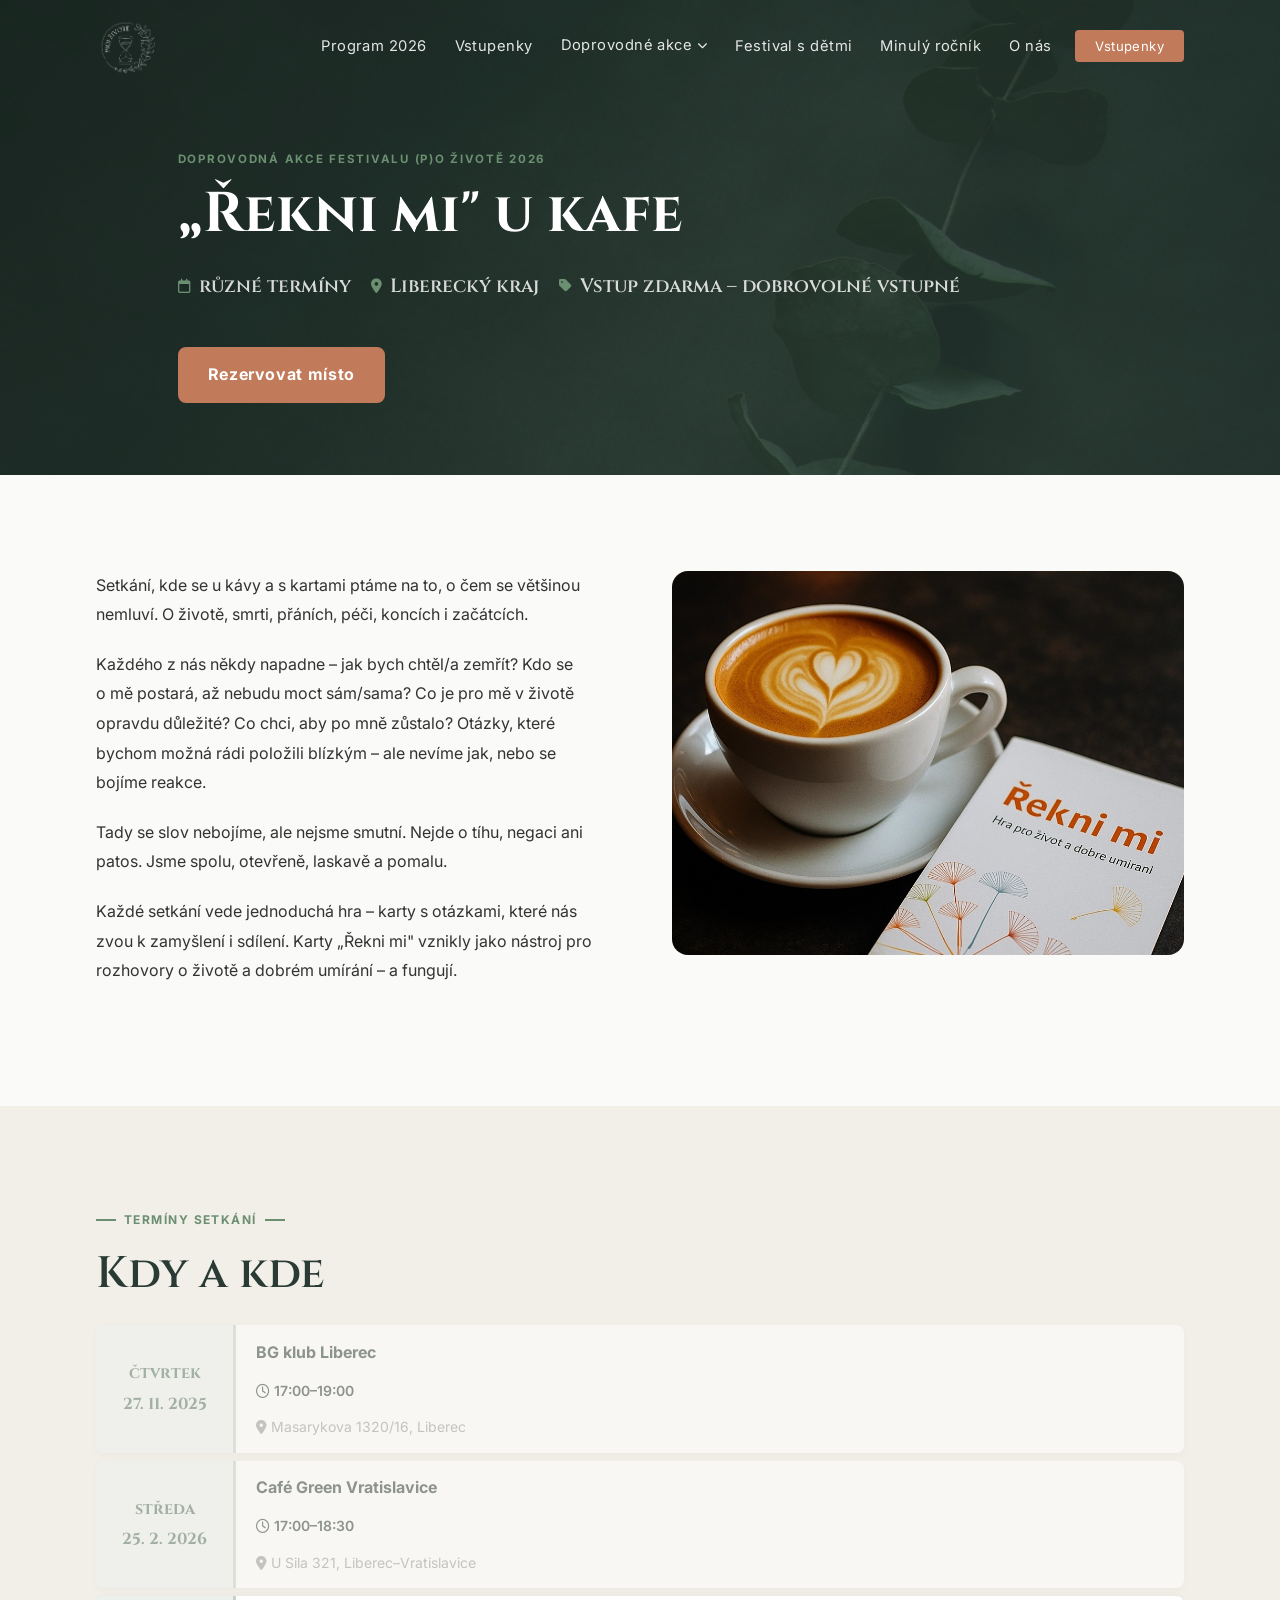
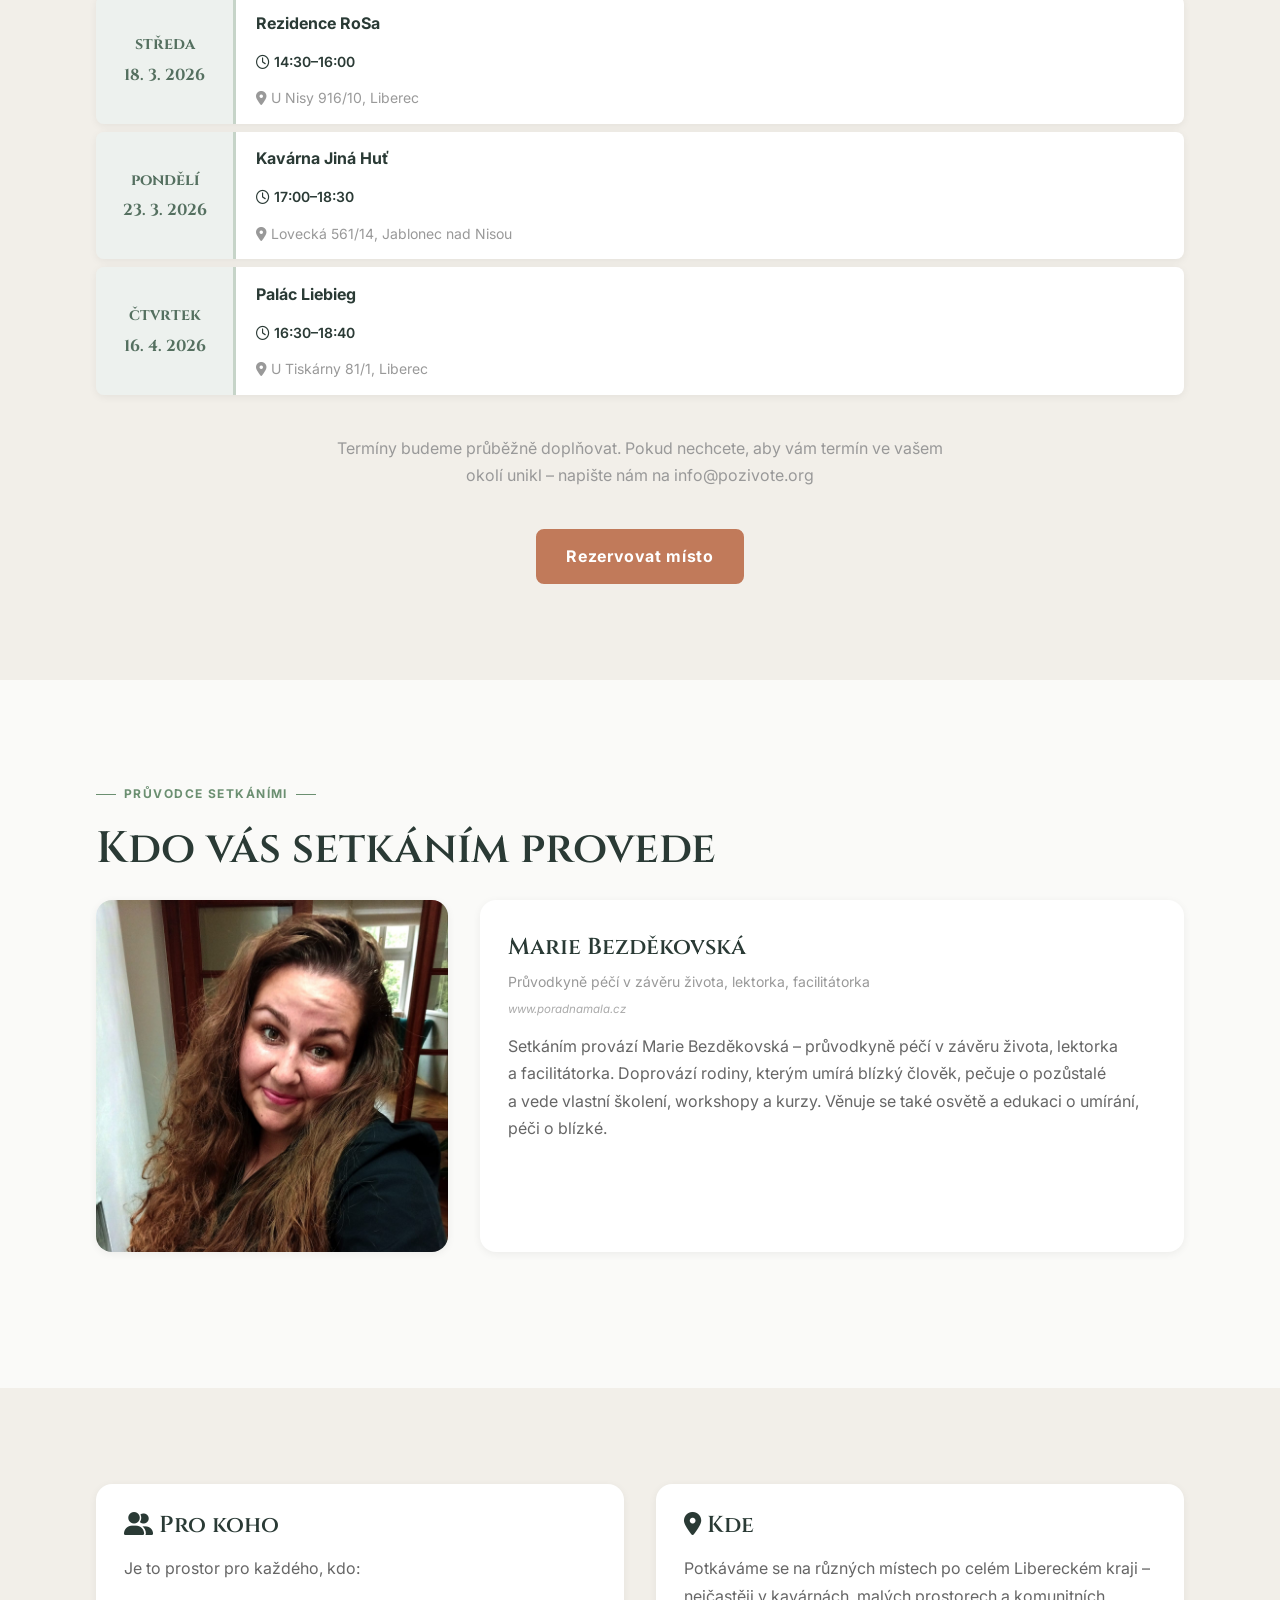
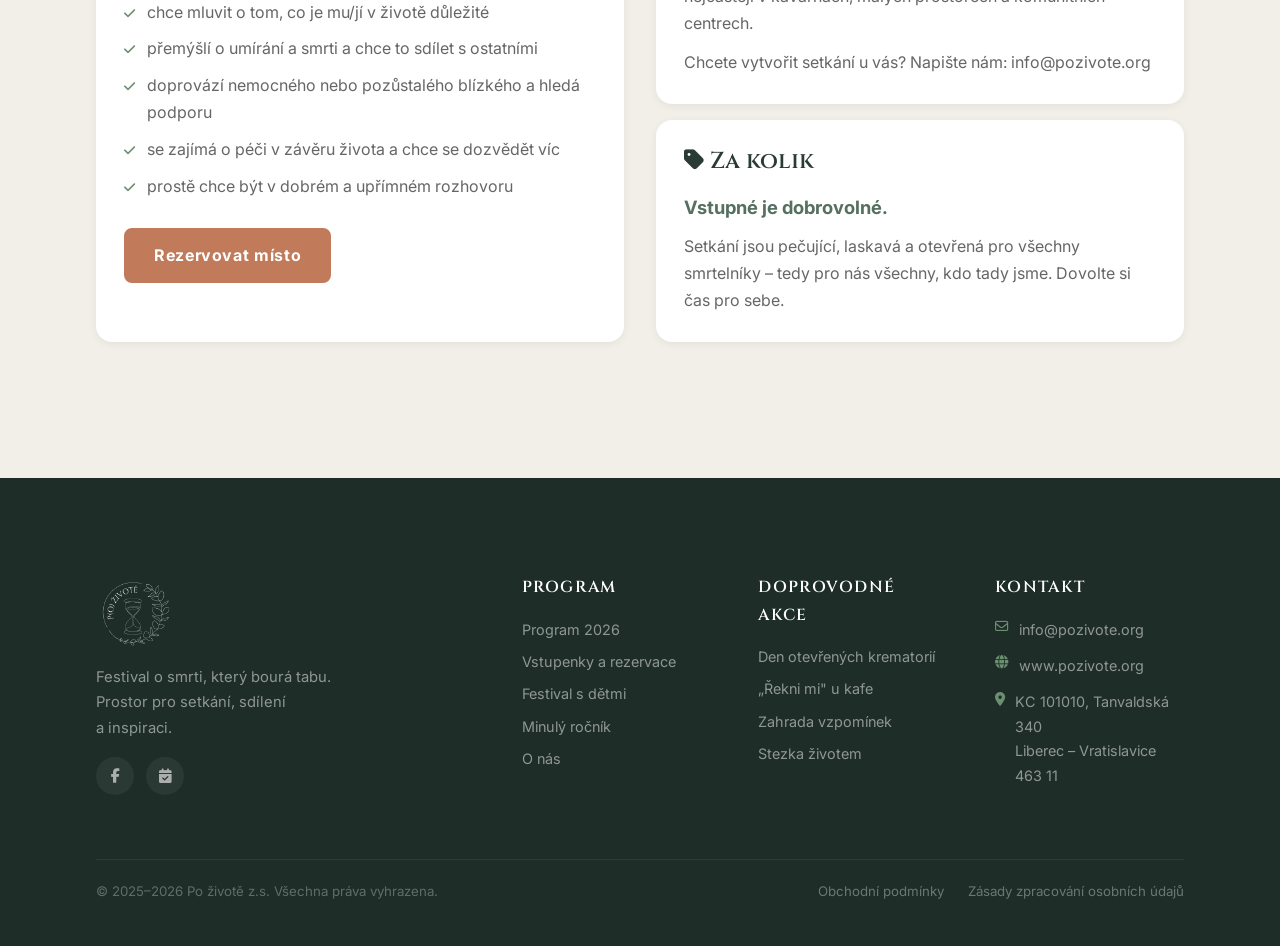
<file: rekni-mi.html>
<!DOCTYPE html>
<html lang="cs">

<head>
  <meta charset="UTF-8">
  <meta name="viewport" content="width=device-width, initial-scale=1.0">
  <meta name="robots" content="noindex, nofollow">
  <title>„Řekni mi" u kafe | (P)o&nbsp;životě&nbsp;2026</title>
  <meta name="description" content="Setkání u&nbsp;kávy s&nbsp;konverzačními kartami „Řekni mi" – hra pro život
    a&nbsp;dobré umírání. Doprovodná akce festivalu (P)o životě.">
  <meta name="author" content="Po životě z.s.">
  <link rel="canonical" href="https://www.pozivote.org/rekni-mi.html">
  <meta property="og:type" content="website">
  <meta property="og:locale" content="cs_CZ">
  <meta property="og:title" content="„Řekni mi" u kafe | (P)o&nbsp;životě&nbsp;2026">
  <meta property="og:description" content="Setkání u&nbsp;kávy s&nbsp;konverzačními kartami „Řekni mi" – hra pro život
    a&nbsp;dobré umírání. Doprovodná akce festivalu (P)o životě.">
  <meta property="og:image" content="https://www.pozivote.org/Obrazky/Ostatni/rekni_mi.jpg">
  <meta property="og:url" content="https://www.pozivote.org/rekni-mi.html">
  <meta property="og:site_name" content="(P)o životě">
  <link rel="icon" type="image/svg+xml" href="favicon.svg">
  <link rel="preconnect" href="https://fonts.googleapis.com">
  <link rel="preconnect" href="https://fonts.gstatic.com" crossorigin>
  <link
    href="https://fonts.googleapis.com/css2?family=Cinzel:wght@400;600;700&family=Inter:wght@300;400;500;700&display=swap"
    rel="stylesheet">
  <link rel="stylesheet" href="https://cdnjs.cloudflare.com/ajax/libs/font-awesome/6.5.1/css/all.min.css"
    integrity="sha512-DTOQO9RWCH3ppGqcWaEA1BIZOC6xxalwEsw9c2QQeAIftl+Vegovlnee1c9QX4TctnWMn13TZye+giMm8e2LwA=="
    crossorigin="anonymous" referrerpolicy="no-referrer">
  <link rel="stylesheet" href="style.css">
</head>

<body>

  <nav class="navbar" id="navbar" aria-label="Hlavní navigace">
    <div class="container">
      <div class="navbar-inner">
        <a href="index.html" class="nav-logo" aria-label="(P)o životě – domů">
          <img src="Obrazky/Logo/logo_bile.png" alt="(P)o životě festival logo" height="50"
            onerror="this.style.display='none'; this.nextElementSibling.style.display='block';">
          <span class="nav-logo-fallback" style="display:none;">(P)o životě</span>
        </a>
        <ul class="nav-menu" id="navMenu" role="menubar">
          <li class="nav-item" role="none"><a href="program.html" class="nav-link" role="menuitem">Program 2026</a></li>
          <li class="nav-item" role="none"><a href="vstupenky.html" class="nav-link" role="menuitem">Vstupenky</a></li>
          <li class="nav-item" role="none">
            <a href="#" class="nav-link nav-dropdown-toggle" role="menuitem" aria-haspopup="true" aria-expanded="false"
              id="dropdownToggle">
              Doprovodné akce <i class="fa-solid fa-chevron-down" aria-hidden="true"></i>
            </a>
            <ul class="nav-dropdown" role="menu" aria-labelledby="dropdownToggle">
              <li role="none"><a href="krematorium.html" role="menuitem">Den otevřených krematorií</a></li>
              <li role="none"><a href="rekni-mi.html" role="menuitem">„Řekni mi" u&nbsp;kafe</a></li>
              <li role="none"><a href="zahrada-vzpominek.html" role="menuitem">Zahrada vzpomínek</a></li>
              <li role="none"><a href="stezka-zivotem.html" role="menuitem">Stezka životem</a></li>
            </ul>
          </li>
          <li class="nav-item" role="none"><a href="festival-s-detmi.html" class="nav-link" role="menuitem">Festival
              s&nbsp;dětmi</a></li>
          <li class="nav-item" role="none"><a href="minuly-rocnik.html" class="nav-link" role="menuitem">Minulý
              ročník</a></li>
          <li class="nav-item" role="none"><a href="o-nas.html" class="nav-link" role="menuitem">O&nbsp;nás</a></li>
          <li class="nav-item" role="none"><a href="vstupenky.html" class="nav-link nav-cta"
              role="menuitem">Vstupenky</a></li>
        </ul>
        <button class="nav-toggle" id="navToggle" aria-label="Otevřít menu" aria-expanded="false"
          aria-controls="navMenu">
          <span></span><span></span><span></span>
        </button>
      </div>
    </div>
  </nav>

  <header class="page-hero" aria-label="Úvod stránky Řekni mi u kafe">
    <div class="container">
      <div class="page-hero-inner">
        <span class="page-hero-label">Doprovodná akce festivalu (P)o&nbsp;životě&nbsp;2026</span>
        <h1 class="page-hero-title">„Řekni mi" u&nbsp;kafe</h1>
        <ul class="page-hero-meta" aria-label="Základní informace">
          <li class="page-hero-meta-item">
            <i class="fa-regular fa-calendar" aria-hidden="true"></i>
            <span>různé termíny</span>
          </li>
          <li class="page-hero-meta-item">
            <i class="fa-solid fa-location-dot" aria-hidden="true"></i>
            <span>Liberecký kraj</span>
          </li>
          <li class="page-hero-meta-item">
            <i class="fa-solid fa-tag" aria-hidden="true"></i>
            <span>Vstup zdarma – dobrovolné vstupné</span>
          </li>
        </ul>
        <div class="page-hero-cta">
          <a href="https://form.simpleshop.cz/GXPk9/buy/" class="btn btn-accent" target="_blank"
            rel="noopener noreferrer">Rezervovat místo</a>
        </div>
      </div>
    </div>
  </header>

  <section class="section" style="background: var(--color-bg);">
    <div class="container">
      <div class="about-grid" style="align-items: start;">
        <div class="about-text reveal">
          <p>Setkání, kde se u&nbsp;kávy a&nbsp;s&nbsp;kartami ptáme na to, o&nbsp;čem se většinou nemluví.
            O&nbsp;životě, smrti, přáních, péči, koncích i&nbsp;začátcích.</p>
          <p>Každého z&nbsp;nás někdy napadne – jak bych chtěl/a zemřít? Kdo se o&nbsp;mě postará, až nebudu moct
            sám/sama? Co je pro mě v&nbsp;životě opravdu důležité? Co chci, aby po mně zůstalo? Otázky, které bychom
            možná rádi položili blízkým – ale nevíme jak, nebo se bojíme reakce.</p>
          <p>Tady se slov nebojíme, ale nejsme smutní. Nejde o&nbsp;tíhu, negaci ani patos. Jsme spolu, otevřeně,
            laskavě a&nbsp;pomalu.</p>
          <p>Každé setkání vede jednoduchá hra – karty s&nbsp;otázkami, které nás zvou k&nbsp;zamyšlení i&nbsp;sdílení.
            Karty „Řekni mi" vznikly jako nástroj pro rozhovory o&nbsp;životě a&nbsp;dobrém umírání – a&nbsp;fungují.
          </p>
        </div>
        <div class="about-image-wrap reveal">
          <img src="Obrazky/Ostatni/rekni_mi.jpg" alt="Konverzační karty Řekni mi u kávy" loading="lazy"
            style="width:100%; border-radius: var(--border-radius-lg); object-fit: cover; aspect-ratio: 4/3;"
            onerror="this.style.display='none'; this.nextElementSibling.style.display='flex';">
          <div
            style="display:none; width:100%; aspect-ratio:4/3; border-radius: var(--border-radius-lg); background: linear-gradient(135deg, var(--color-bg-alt), var(--color-border)); align-items:center; justify-content:center;">
            <i class="fa-solid fa-image" style="font-size:3rem; color: var(--color-text-muted);"></i>
          </div>
        </div>
      </div>
    </div>
  </section>

  <section class="section" style="background: var(--color-bg-alt);">
    <div class="container">
      <div class="section-header reveal">
        <span class="section-label">Termíny setkání</span>
        <h2 class="section-title">Kdy a&nbsp;kde</h2>
      </div>
      <ol class="timeline reveal" aria-label="Termíny setkání Řekni mi u kafe">

        <li class="timeline-item" style="opacity: 0.5;">
          <div class="timeline-time">
            <span>čtvrtek</span>
            <span>27.&nbsp;11.&nbsp;2025</span>
          </div>
          <div class="timeline-body">
            <h3 class="timeline-title">BG klub Liberec</h3>
            <p class="timeline-speaker" style="color: var(--color-dark); font-weight: 600;"><i
                class="fa-regular fa-clock" aria-hidden="true"></i> 17:00–19:00</p>
            <p class="timeline-speaker"><i class="fa-solid fa-location-dot" aria-hidden="true"></i> Masarykova 1320/16,
              Liberec</p>
          </div>
        </li>

        <li class="timeline-item" style="opacity: 0.5;">
          <div class="timeline-time">
            <span>středa</span>
            <span>25.&nbsp;2.&nbsp;2026</span>
          </div>
          <div class="timeline-body">
            <h3 class="timeline-title">Café Green Vratislavice</h3>
            <p class="timeline-speaker" style="color: var(--color-dark); font-weight: 600;"><i
                class="fa-regular fa-clock" aria-hidden="true"></i> 17:00–18:30</p>
            <p class="timeline-speaker"><i class="fa-solid fa-location-dot" aria-hidden="true"></i> U&nbsp;Sila 321,
              Liberec–Vratislavice</p>
          </div>
        </li>

        <li class="timeline-item">
          <div class="timeline-time">
            <span>středa</span>
            <span>18.&nbsp;3.&nbsp;2026</span>
          </div>
          <div class="timeline-body">
            <h3 class="timeline-title">Rezidence RoSa</h3>
            <p class="timeline-speaker" style="color: var(--color-dark); font-weight: 600;"><i
                class="fa-regular fa-clock" aria-hidden="true"></i> 14:30–16:00</p>
            <p class="timeline-speaker"><i class="fa-solid fa-location-dot" aria-hidden="true"></i> U&nbsp;Nisy 916/10,
              Liberec</p>
          </div>
        </li>

        <li class="timeline-item">
          <div class="timeline-time">
            <span>pondělí</span>
            <span>23.&nbsp;3.&nbsp;2026</span>
          </div>
          <div class="timeline-body">
            <h3 class="timeline-title">Kavárna Jiná Huť</h3>
            <p class="timeline-speaker" style="color: var(--color-dark); font-weight: 600;"><i
                class="fa-regular fa-clock" aria-hidden="true"></i> 17:00–18:30</p>
            <p class="timeline-speaker"><i class="fa-solid fa-location-dot" aria-hidden="true"></i> Lovecká 561/14,
              Jablonec nad Nisou</p>
          </div>
        </li>

        <li class="timeline-item">
          <div class="timeline-time">
            <span>čtvrtek</span>
            <span>16.&nbsp;4.&nbsp;2026</span>
          </div>
          <div class="timeline-body">
            <h3 class="timeline-title">Palác Liebieg</h3>
            <p class="timeline-speaker" style="color: var(--color-dark); font-weight: 600;"><i
                class="fa-regular fa-clock" aria-hidden="true"></i> 16:30–18:40</p>
            <p class="timeline-speaker"><i class="fa-solid fa-location-dot" aria-hidden="true"></i> U&nbsp;Tiskárny
              81/1, Liberec</p>
          </div>
        </li>

      </ol>
      <div class="reveal"
        style="margin-top: var(--spacing-lg); text-align: center; max-width: 640px; margin-left: auto; margin-right: auto;">
        <p style="color: var(--color-text-muted); margin-bottom: var(--spacing-lg);">Termíny budeme průběžně doplňovat.
          Pokud nechcete, aby vám termín ve vašem okolí unikl – napište nám na <a
            href="mailto:info@pozivote.org">info@pozivote.org</a></p>
        <a href="https://form.simpleshop.cz/GXPk9/buy/" class="btn btn-accent" target="_blank"
          rel="noopener noreferrer">Rezervovat místo</a>
      </div>
    </div>
  </section>

  <section class="section" style="background: var(--color-bg);">
    <div class="container">
      <div class="section-header reveal">
        <span class="section-label">Průvodce setkáními</span>
        <h2 class="section-title">Kdo vás setkáním provede</h2>
      </div>
      <div class="event-info-grid event-info-grid--photo reveal">
        <div class="event-info-box" style="overflow: hidden;">
          <img src="Obrazky/Lide/marie_bezdekovska1.jpg" alt="Marie Bezděkovská" loading="lazy"
            style="width: 100%; height: 100%; object-fit: cover; display: block;" onerror="this.style.display='none';">
        </div>
        <div class="event-info-box">
          <div style="padding: 1.75rem;">
            <h3 class="speaker-name" style="font-size: clamp(1.2rem, 1.8vw, 1.6rem);">Marie Bezděkovská</h3>
            <p class="speaker-role">Průvodkyně péčí v&nbsp;závěru života, lektorka, facilitátorka</p>
            <a href="https://www.poradnamala.cz" class="speaker-link" target="_blank" rel="noopener noreferrer"
              style="font-size: 0.72rem; color: #aaa; text-decoration: none; font-style: italic; display: inline-block; margin-top: 0.15rem; margin-bottom: 0.1rem;">www.poradnamala.cz</a>
            <p style="margin-top: 0.75rem; color: #666666;">Setkáním provází Marie Bezděkovská – průvodkyně péčí
              v&nbsp;závěru života, lektorka a&nbsp;facilitátorka.
              Doprovází rodiny, kterým umírá blízký člověk, pečuje o&nbsp;pozůstalé a&nbsp;vede vlastní školení,
              workshopy a&nbsp;kurzy. Věnuje se také osvětě a&nbsp;edukaci o&nbsp;umírání, péči o&nbsp;blízké.</p>
          </div>
        </div>
      </div>
    </div>
  </section>

  <section class="section" style="background: var(--color-bg-alt);">
    <div class="container">
      <div class="event-info-grid reveal">

        <!-- Levý sloupec: pro koho -->
        <div class="event-info-box">
          <div style="padding: 1.75rem;">
            <h3 class="event-info-box-title"><i class="fa-solid fa-user-group" aria-hidden="true"></i> Pro koho</h3>
            <p style="margin-bottom: 1rem; color: #666666;">Je to prostor pro každého, kdo:</p>
            <ul style="list-style: none; display: flex; flex-direction: column; gap: 0.6rem; margin-bottom: 1.75rem;">
              <li style="display: flex; gap: 0.75rem; align-items: baseline; color: var(--color-text-light);"><i
                  class="fa-solid fa-check"
                  style="color: var(--color-primary); flex-shrink: 0; font-size: 0.8rem; margin-top: 0.2rem;"></i>chce
                mluvit o&nbsp;tom, co je mu/jí v&nbsp;životě důležité</li>
              <li style="display: flex; gap: 0.75rem; align-items: baseline; color: var(--color-text-light);"><i
                  class="fa-solid fa-check"
                  style="color: var(--color-primary); flex-shrink: 0; font-size: 0.8rem; margin-top: 0.2rem;"></i>přemýšlí
                o&nbsp;umírání a&nbsp;smrti a&nbsp;chce to sdílet s&nbsp;ostatními</li>
              <li style="display: flex; gap: 0.75rem; align-items: baseline; color: var(--color-text-light);"><i
                  class="fa-solid fa-check"
                  style="color: var(--color-primary); flex-shrink: 0; font-size: 0.8rem; margin-top: 0.2rem;"></i>doprovází
                nemocného nebo pozůstalého blízkého a&nbsp;hledá podporu</li>
              <li style="display: flex; gap: 0.75rem; align-items: baseline; color: var(--color-text-light);"><i
                  class="fa-solid fa-check"
                  style="color: var(--color-primary); flex-shrink: 0; font-size: 0.8rem; margin-top: 0.2rem;"></i>se
                zajímá o&nbsp;péči v&nbsp;závěru života a&nbsp;chce se dozvědět víc</li>
              <li style="display: flex; gap: 0.75rem; align-items: baseline; color: var(--color-text-light);"><i
                  class="fa-solid fa-check"
                  style="color: var(--color-primary); flex-shrink: 0; font-size: 0.8rem; margin-top: 0.2rem;"></i>prostě
                chce být v&nbsp;dobrém a&nbsp;upřímném rozhovoru</li>
            </ul>
            <a href="https://form.simpleshop.cz/GXPk9/buy/" class="btn btn-accent" target="_blank"
              rel="noopener noreferrer">Rezervovat místo</a>
          </div>
        </div>

        <!-- Pravý sloupec: kde + za kolik -->
        <div class="event-info-right-col" style="display: flex; flex-direction: column; gap: 1rem;">

          <div class="event-info-box">
            <div style="padding: 1.75rem;">
              <h3 class="event-info-box-title"><i class="fa-solid fa-location-dot" aria-hidden="true"></i> Kde</h3>
              <p style="color: #666666;">Potkáváme se na různých místech po celém Libereckém kraji – nejčastěji
                v&nbsp;kavárnách, malých
                prostorech a&nbsp;komunitních centrech.</p>
              <p style="margin-top: 0.75rem; color: #666666;">Chcete vytvořit setkání u&nbsp;vás? Napište nám: <a
                  href="mailto:info@pozivote.org">info@pozivote.org</a></p>
            </div>
          </div>

          <div class="event-info-box">
            <div style="padding: 1.75rem;">
              <h3 class="event-info-box-title"><i class="fa-solid fa-tag" aria-hidden="true"></i> Za kolik</h3>
              <p style="font-size: 1.15rem; font-weight: 700; color: var(--color-primary-dark); margin-bottom: 0.6rem;">
                Vstupné je dobrovolné.</p>
              <p style="color: #666666;">Setkání jsou pečující, laskavá a&nbsp;otevřená pro všechny smrtelníky – tedy
                pro
                nás všechny, kdo tady jsme. Dovolte si čas pro sebe.</p>
            </div>
          </div>

        </div>

      </div>
    </div>
  </section>

  <footer class="footer" aria-label="Zápatí stránky">
    <div class="container">
      <div class="footer-grid">
        <div class="footer-brand">
          <img src="Obrazky/Logo/logo_bile.png" alt="(P)o životě – logo" class="footer-logo" loading="lazy"
            onerror="this.style.display='none'; this.nextElementSibling.style.display='block';">
          <div class="footer-logo-fallback" style="display:none;">(P)o životě</div>
          <p class="footer-tagline">Festival o&nbsp;smrti, který bourá tabu. Prostor pro setkání, sdílení
            a&nbsp;inspiraci.</p>
          <div class="footer-socials">
            <a href="https://www.facebook.com/profile.php?id=61571511511098" class="footer-social-link"
              aria-label="Facebook stránka Po životě z.s." target="_blank" rel="noopener noreferrer"><i
                class="fa-brands fa-facebook-f" aria-hidden="true"></i></a>
            <a href="https://fb.me/e/46WXp6Esp" class="footer-social-link" aria-label="Facebooková událost festivalu"
              target="_blank" rel="noopener noreferrer"><i class="fa-solid fa-calendar-check"
                aria-hidden="true"></i></a>
          </div>
        </div>
        <div class="footer-col">
          <h4>Program</h4>
          <nav aria-label="Navigace programem">
            <ul class="footer-links">
              <li><a href="program.html">Program 2026</a></li>
              <li><a href="vstupenky.html">Vstupenky a&nbsp;rezervace</a></li>
              <li><a href="festival-s-detmi.html">Festival s&nbsp;dětmi</a></li>
              <li><a href="minuly-rocnik.html">Minulý ročník</a></li>
              <li><a href="o-nas.html">O&nbsp;nás</a></li>
            </ul>
          </nav>
        </div>
        <div class="footer-col">
          <h4>Doprovodné akce</h4>
          <nav aria-label="Navigace doprovodnými akcemi">
            <ul class="footer-links">
              <li><a href="krematorium.html">Den otevřených krematorií</a></li>
              <li><a href="rekni-mi.html">„Řekni mi" u&nbsp;kafe</a></li>
              <li><a href="zahrada-vzpominek.html">Zahrada vzpomínek</a></li>
              <li><a href="stezka-zivotem.html">Stezka životem</a></li>
            </ul>
          </nav>
        </div>
        <div class="footer-col">
          <h4>Kontakt</h4>
          <address style="font-style: normal;">
            <ul class="footer-contact-items">
              <li class="footer-contact-item"><i class="fa-regular fa-envelope" aria-hidden="true"></i><a
                  href="mailto:info@pozivote.org">info@pozivote.org</a></li>
              <li class="footer-contact-item"><i class="fa-solid fa-globe" aria-hidden="true"></i><a
                  href="https://www.pozivote.org" target="_blank" rel="noopener noreferrer">www.pozivote.org</a></li>
              <li class="footer-contact-item"><i class="fa-solid fa-location-dot"
                  aria-hidden="true"></i><span>KC&nbsp;101010, Tanvaldská 340<br>Liberec –
                  Vratislavice<br>463&nbsp;11</span></li>
            </ul>
          </address>
        </div>
      </div>
      <div class="footer-legal">
        <div class="footer-bottom">
          <p class="footer-copyright">&copy; 2025–2026 Po životě z.s. Všechna práva vyhrazena.</p>
          <nav class="footer-bottom-links" aria-label="Právní dokumenty">
            <a href="obchodni-podminky.html">Obchodní podmínky</a>
            <a href="gdpr.html">Zásady zpracování osobních údajů</a>
          </nav>
        </div>
      </div>
    </div>
  </footer>

  <script src="script.js"></script>
</body>

</html>
</file>
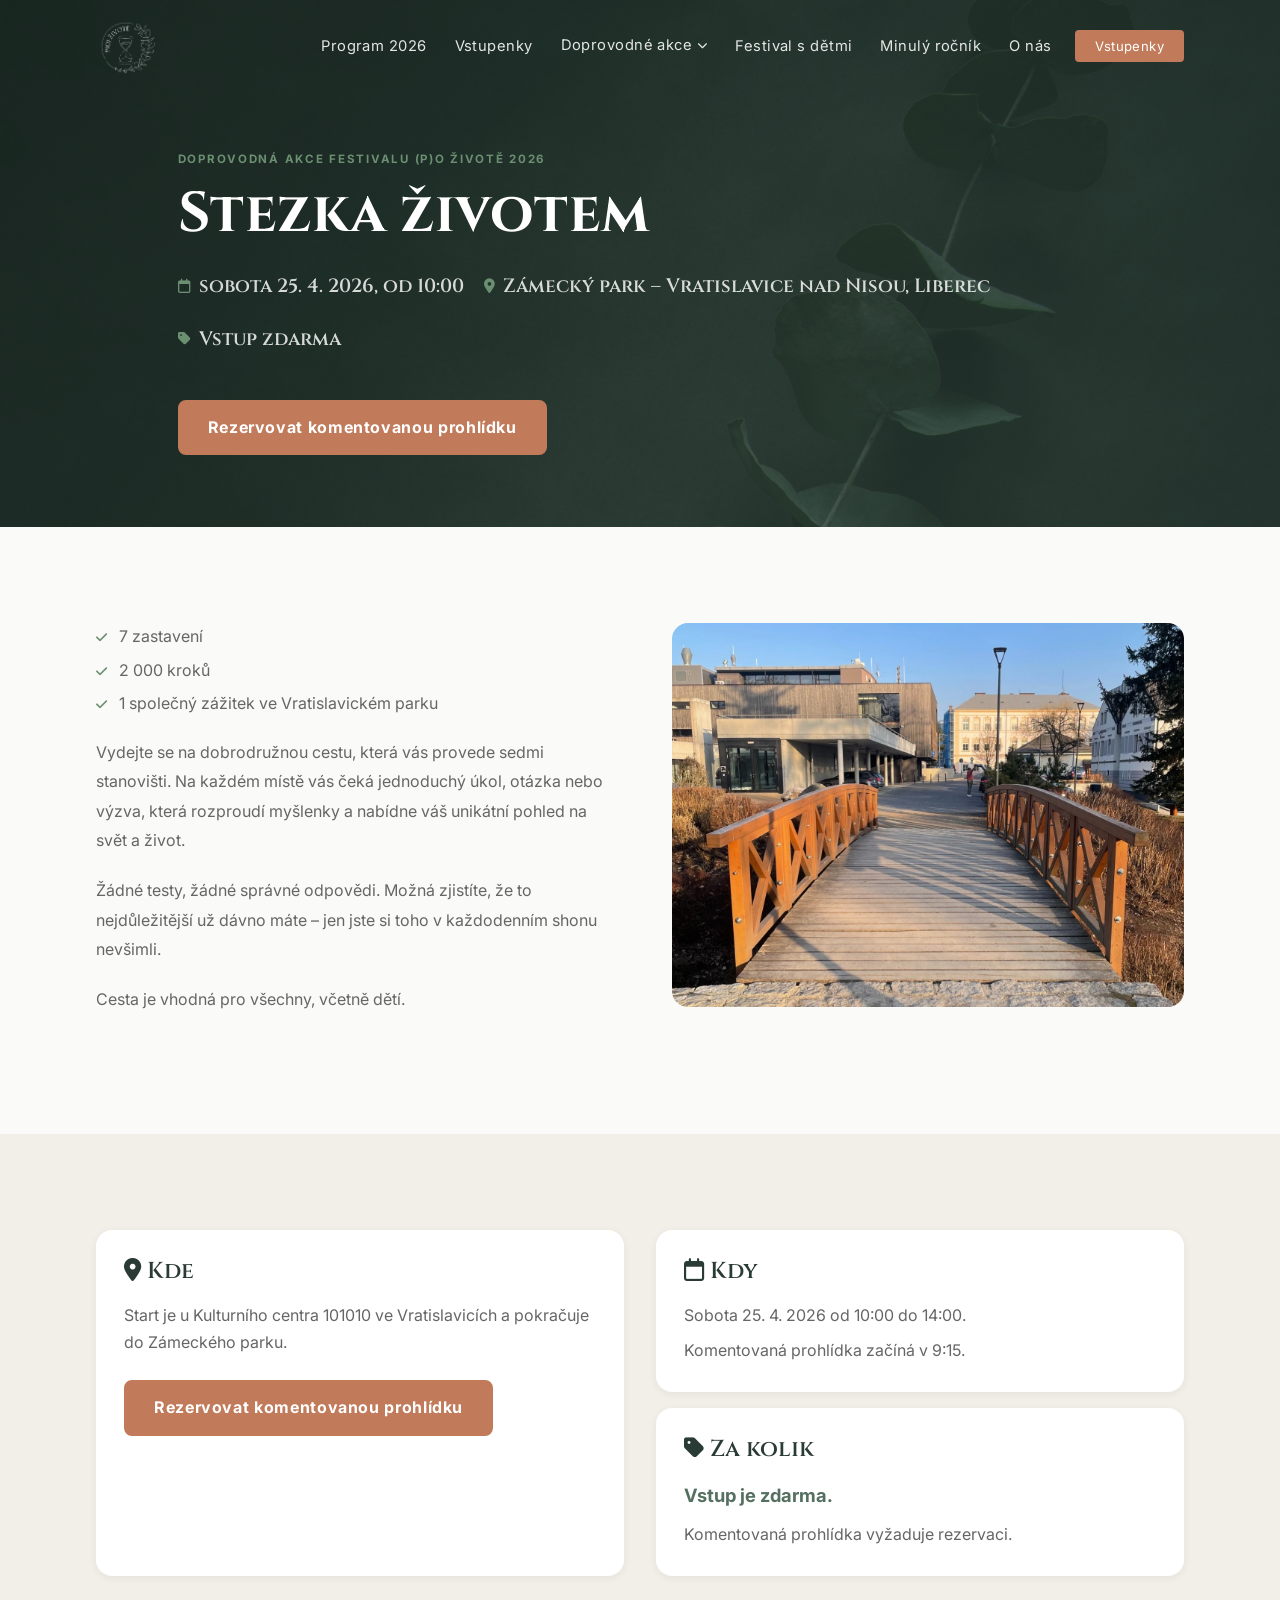
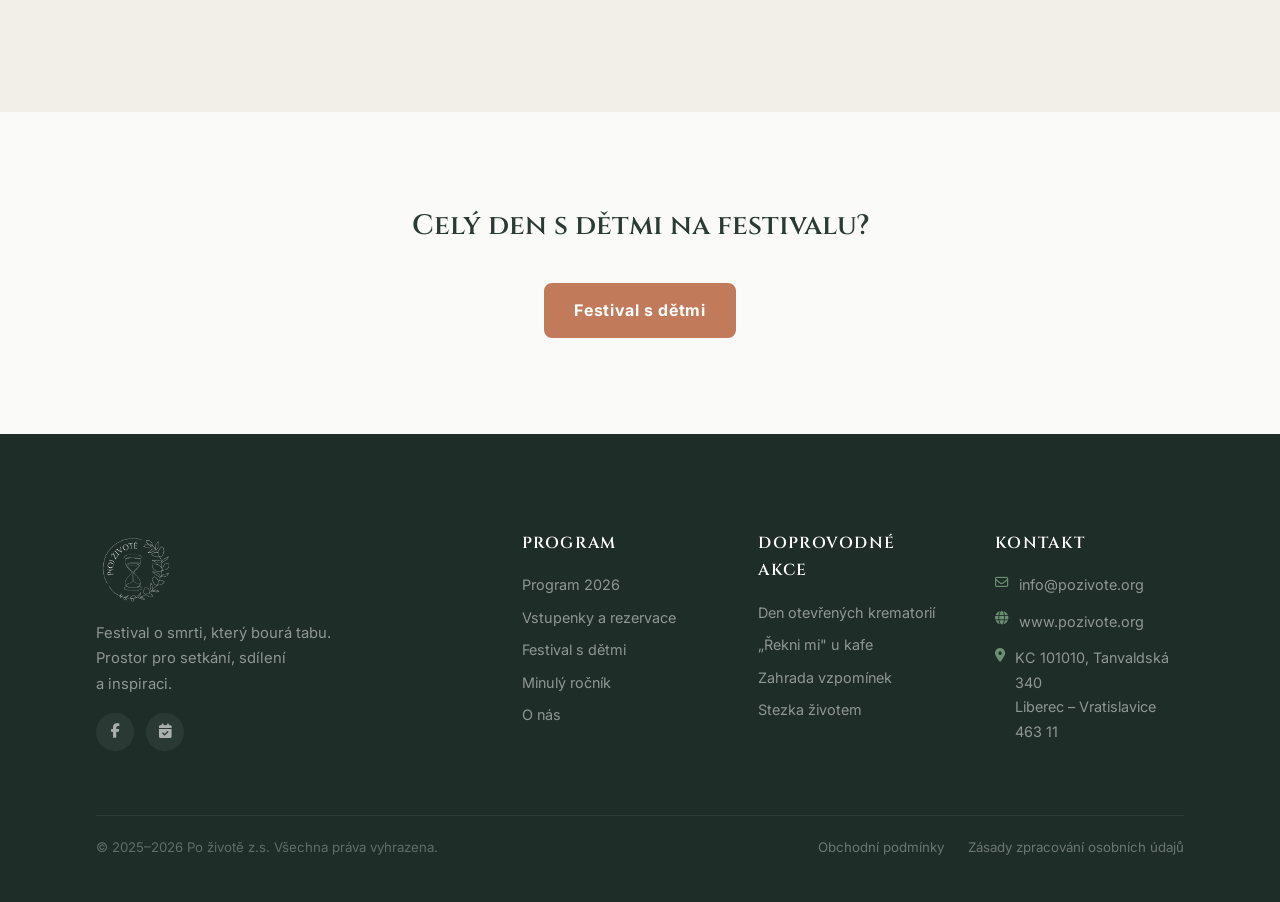
<file: stezka-zivotem.html>
<!DOCTYPE html>
<html lang="cs">

<head>
  <meta charset="UTF-8">
  <meta name="viewport" content="width=device-width, initial-scale=1.0">
  <meta name="robots" content="noindex, nofollow">
  <title>Stezka životem | (P)o&nbsp;životě&nbsp;2026</title>
  <meta name="description"
    content="Procházka Vratislavickým parkem se 7&nbsp;zastaveními – stezka životem (nejen) pro rodiny. Doprovodná akce festivalu (P)o životě – sobota 25.&nbsp;dubna&nbsp;2026, zdarma.">
  <meta name="author" content="Po životě z.s.">
  <link rel="canonical" href="https://www.pozivote.org/stezka-zivotem.html">
  <meta property="og:type" content="website">
  <meta property="og:locale" content="cs_CZ">
  <meta property="og:title" content="Stezka životem | (P)o&nbsp;životě&nbsp;2026">
  <meta property="og:description"
    content="Procházka Vratislavickým parkem se 7&nbsp;zastaveními – stezka životem (nejen) pro rodiny. Doprovodná akce festivalu (P)o životě – sobota 25.&nbsp;dubna&nbsp;2026, zdarma.">
  <meta property="og:image" content="https://www.pozivote.org/Obrazky/Logo/hero_pozadi.jpg">
  <meta property="og:url" content="https://www.pozivote.org/stezka-zivotem.html">
  <meta property="og:site_name" content="(P)o životě">
  <link rel="icon" type="image/svg+xml" href="favicon.svg">
  <link rel="preconnect" href="https://fonts.googleapis.com">
  <link rel="preconnect" href="https://fonts.gstatic.com" crossorigin>
  <link
    href="https://fonts.googleapis.com/css2?family=Cinzel:wght@400;600;700&family=Inter:wght@300;400;500;700&display=swap"
    rel="stylesheet">
  <link rel="stylesheet" href="https://cdnjs.cloudflare.com/ajax/libs/font-awesome/6.5.1/css/all.min.css"
    integrity="sha512-DTOQO9RWCH3ppGqcWaEA1BIZOC6xxalwEsw9c2QQeAIftl+Vegovlnee1c9QX4TctnWMn13TZye+giMm8e2LwA=="
    crossorigin="anonymous" referrerpolicy="no-referrer">
  <link rel="stylesheet" href="style.css">
</head>

<body>

  <nav class="navbar" id="navbar" aria-label="Hlavní navigace">
    <div class="container">
      <div class="navbar-inner">
        <a href="index.html" class="nav-logo" aria-label="(P)o životě – domů">
          <img src="Obrazky/Logo/logo_bile.png" alt="(P)o životě festival logo" height="50"
            onerror="this.style.display='none'; this.nextElementSibling.style.display='block';">
          <span class="nav-logo-fallback" style="display:none;">(P)o životě</span>
        </a>
        <ul class="nav-menu" id="navMenu" role="menubar">
          <li class="nav-item" role="none"><a href="program.html" class="nav-link" role="menuitem">Program 2026</a></li>
          <li class="nav-item" role="none"><a href="vstupenky.html" class="nav-link" role="menuitem">Vstupenky</a></li>
          <li class="nav-item" role="none">
            <a href="#" class="nav-link nav-dropdown-toggle" role="menuitem" aria-haspopup="true" aria-expanded="false"
              id="dropdownToggle">
              Doprovodné akce <i class="fa-solid fa-chevron-down" aria-hidden="true"></i>
            </a>
            <ul class="nav-dropdown" role="menu" aria-labelledby="dropdownToggle">
              <li role="none"><a href="krematorium.html" role="menuitem">Den otevřených krematorií</a></li>
              <li role="none"><a href="rekni-mi.html" role="menuitem">„Řekni mi" u&nbsp;kafe</a></li>
              <li role="none"><a href="zahrada-vzpominek.html" role="menuitem">Zahrada vzpomínek</a></li>
              <li role="none"><a href="stezka-zivotem.html" role="menuitem">Stezka životem</a></li>
            </ul>
          </li>
          <li class="nav-item" role="none"><a href="festival-s-detmi.html" class="nav-link" role="menuitem">Festival
              s&nbsp;dětmi</a></li>
          <li class="nav-item" role="none"><a href="minuly-rocnik.html" class="nav-link" role="menuitem">Minulý
              ročník</a></li>
          <li class="nav-item" role="none"><a href="o-nas.html" class="nav-link" role="menuitem">O&nbsp;nás</a></li>
          <li class="nav-item" role="none"><a href="vstupenky.html" class="nav-link nav-cta"
              role="menuitem">Vstupenky</a></li>
        </ul>
        <button class="nav-toggle" id="navToggle" aria-label="Otevřít menu" aria-expanded="false"
          aria-controls="navMenu">
          <span></span><span></span><span></span>
        </button>
      </div>
    </div>
  </nav>

  <header class="page-hero" aria-label="Úvod stránky Stezka životem">
    <div class="container">
      <div class="page-hero-inner">
        <span class="page-hero-label">Doprovodná akce festivalu (P)o&nbsp;životě&nbsp;2026</span>
        <h1 class="page-hero-title">Stezka životem</h1>
        <ul class="page-hero-meta" aria-label="Základní informace">
          <li class="page-hero-meta-item">
            <i class="fa-regular fa-calendar" aria-hidden="true"></i>
            <span>sobota 25.&nbsp;4.&nbsp;2026, od 10:00</span>
          </li>
          <li class="page-hero-meta-item">
            <i class="fa-solid fa-location-dot" aria-hidden="true"></i>
            <span>Zámecký park – Vratislavice nad Nisou, Liberec</span>
          </li>
          <li class="page-hero-meta-item">
            <i class="fa-solid fa-tag" aria-hidden="true"></i>
            <span>Vstup zdarma</span>
          </li>
        </ul>
        <div class="page-hero-cta">
          <a href="https://form.simpleshop.cz/zQ92B/buy/" class="btn btn-accent" target="_blank"
            rel="noopener noreferrer">Rezervovat komentovanou prohlídku</a>
        </div>
      </div>
    </div>
  </header>

  <section class="section" style="background: var(--color-bg);">
    <div class="container">
      <div class="about-grid reveal" style="align-items: start;">
        <div class="about-text">
          <ul
            style="list-style: none; padding: 0; margin: 0 0 1.25rem; display: flex; flex-direction: column; gap: 0.4rem;">
            <li style="display: flex; gap: 0.75rem; align-items: baseline; color: #666666;">
              <i class="fa-solid fa-check" style="color: var(--color-primary); flex-shrink: 0; font-size: 0.8rem;"></i>
              7 zastavení
            </li>
            <li style="display: flex; gap: 0.75rem; align-items: baseline; color: #666666;">
              <i class="fa-solid fa-check" style="color: var(--color-primary); flex-shrink: 0; font-size: 0.8rem;"></i>
              2&nbsp;000 kroků
            </li>
            <li style="display: flex; gap: 0.75rem; align-items: baseline; color: #666666;">
              <i class="fa-solid fa-check" style="color: var(--color-primary); flex-shrink: 0; font-size: 0.8rem;"></i>
              1 společný zážitek ve Vratislavickém parku
            </li>
          </ul>
          <p style="color: #666666;">Vydejte se na dobrodružnou cestu, která vás provede sedmi stanovišti.
            Na každém místě vás čeká jednoduchý úkol, otázka nebo výzva, která rozproudí myšlenky a&nbsp;nabídne váš
            unikátní pohled na svět a&nbsp;život.</p>
          <p style="color: #666666;">Žádné testy, žádné správné odpovědi.
            Možná zjistíte, že to nejdůležitější už dávno máte – jen jste si toho v&nbsp;každodenním shonu nevšimli.</p>
          <p style="color: #666666;">Cesta je vhodná pro všechny, včetně dětí.</p>
        </div>
        <div class="about-image-wrap">
          <img src="Obrazky/Ostatni/stezka.jpg" alt="Stezka životem ve Vratislavickém parku" loading="lazy"
            style="width: 100%; border-radius: var(--border-radius-lg); object-fit: cover; aspect-ratio: 4/3;"
            onerror="this.style.display='none'; this.nextElementSibling.style.display='flex';">
          <div
            style="display:none; width:100%; aspect-ratio:4/3; border-radius: var(--border-radius-lg); background: linear-gradient(135deg, #2d4a2d, #1a2e1a); align-items:center; justify-content:center; flex-direction: column; gap: var(--spacing-sm);">
            <i class="fa-solid fa-tree" style="font-size:3rem; color: rgba(255,255,255,0.4);"></i>
            <span style="color: rgba(255,255,255,0.5); font-size: 0.9rem;">Vratislavický park</span>
          </div>
        </div>
      </div>
    </div>
  </section>

  <section class="section" style="background: var(--color-bg-alt);">
    <div class="container">
      <div class="event-info-grid reveal">

        <!-- Levý sloupec: kde -->
        <div class="event-info-box">
          <div style="padding: 1.75rem;">
            <h3 class="event-info-box-title"><i class="fa-solid fa-location-dot" aria-hidden="true"></i> Kde</h3>
            <p style="color: #666666;">Start je u&nbsp;Kulturního centra 101010 ve Vratislavicích a&nbsp;pokračuje
              do Zámeckého parku.</p>
            <a href="https://form.simpleshop.cz/zQ92B/buy/" class="btn btn-accent" target="_blank"
              rel="noopener noreferrer" style="margin-top: 1.5rem; display: inline-block;">Rezervovat komentovanou
              prohlídku</a>
          </div>
        </div>

        <!-- Pravý sloupec: kdy + za kolik -->
        <div class="event-info-right-col" style="display: flex; flex-direction: column; gap: 1rem;">

          <div class="event-info-box">
            <div style="padding: 1.75rem;">
              <h3 class="event-info-box-title"><i class="fa-regular fa-calendar" aria-hidden="true"></i> Kdy</h3>
              <p style="color: #666666;">Sobota 25.&nbsp;4.&nbsp;2026 od 10:00 do 14:00.</p>
              <p style="color: #666666; margin-top: 0.5rem;">Komentovaná prohlídka začíná v&nbsp;9:15.</p>
            </div>
          </div>

          <div class="event-info-box">
            <div style="padding: 1.75rem;">
              <h3 class="event-info-box-title"><i class="fa-solid fa-tag" aria-hidden="true"></i> Za kolik</h3>
              <p style="font-size: 1.15rem; font-weight: 700; color: var(--color-primary-dark); margin-bottom: 0.6rem;">
                Vstup je zdarma.</p>
              <p style="color: #666666;">Komentovaná prohlídka vyžaduje rezervaci.</p>
            </div>
          </div>

        </div>

      </div>
    </div>
  </section>

  <section class="section" style="background: var(--color-bg);">
    <div class="container">
      <div class="cta-centered reveal" style="text-align: center; max-width: 640px; margin: 0 auto;">
        <h2 class="section-title" style="font-size: clamp(1.2rem, 2.2vw, 1.75rem);">Celý den s&nbsp;dětmi na festivalu?</h2>
        <div class="page-hero-cta" style="justify-content: center; margin-top: var(--spacing-lg);">
          <a href="festival-s-detmi.html" class="btn btn-accent">Festival s&nbsp;dětmi</a>
        </div>
      </div>
    </div>
  </section>

  <footer class="footer" aria-label="Zápatí stránky">
    <div class="container">
      <div class="footer-grid">
        <div class="footer-brand">
          <img src="Obrazky/Logo/logo_bile.png" alt="(P)o životě – logo" class="footer-logo" loading="lazy"
            onerror="this.style.display='none'; this.nextElementSibling.style.display='block';">
          <div class="footer-logo-fallback" style="display:none;">(P)o životě</div>
          <p class="footer-tagline">Festival o&nbsp;smrti, který bourá tabu. Prostor pro setkání, sdílení
            a&nbsp;inspiraci.</p>
          <div class="footer-socials">
            <a href="https://www.facebook.com/profile.php?id=61571511511098" class="footer-social-link"
              aria-label="Facebook stránka Po životě z.s." target="_blank" rel="noopener noreferrer"><i
                class="fa-brands fa-facebook-f" aria-hidden="true"></i></a>
            <a href="https://fb.me/e/46WXp6Esp" class="footer-social-link" aria-label="Facebooková událost festivalu"
              target="_blank" rel="noopener noreferrer"><i class="fa-solid fa-calendar-check"
                aria-hidden="true"></i></a>
          </div>
        </div>
        <div class="footer-col">
          <h4>Program</h4>
          <nav aria-label="Navigace programem">
            <ul class="footer-links">
              <li><a href="program.html">Program 2026</a></li>
              <li><a href="vstupenky.html">Vstupenky a&nbsp;rezervace</a></li>
              <li><a href="festival-s-detmi.html">Festival s&nbsp;dětmi</a></li>
              <li><a href="minuly-rocnik.html">Minulý ročník</a></li>
              <li><a href="o-nas.html">O&nbsp;nás</a></li>
            </ul>
          </nav>
        </div>
        <div class="footer-col">
          <h4>Doprovodné akce</h4>
          <nav aria-label="Navigace doprovodnými akcemi">
            <ul class="footer-links">
              <li><a href="krematorium.html">Den otevřených krematorií</a></li>
              <li><a href="rekni-mi.html">„Řekni mi" u&nbsp;kafe</a></li>
              <li><a href="zahrada-vzpominek.html">Zahrada vzpomínek</a></li>
              <li><a href="stezka-zivotem.html">Stezka životem</a></li>
            </ul>
          </nav>
        </div>
        <div class="footer-col">
          <h4>Kontakt</h4>
          <address style="font-style: normal;">
            <ul class="footer-contact-items">
              <li class="footer-contact-item"><i class="fa-regular fa-envelope" aria-hidden="true"></i><a
                  href="mailto:info@pozivote.org">info@pozivote.org</a></li>
              <li class="footer-contact-item"><i class="fa-solid fa-globe" aria-hidden="true"></i><a
                  href="https://www.pozivote.org" target="_blank" rel="noopener noreferrer">www.pozivote.org</a></li>
              <li class="footer-contact-item"><i class="fa-solid fa-location-dot"
                  aria-hidden="true"></i><span>KC&nbsp;101010, Tanvaldská 340<br>Liberec –
                  Vratislavice<br>463&nbsp;11</span></li>
            </ul>
          </address>
        </div>
      </div>
      <div class="footer-legal">
        <div class="footer-bottom">
          <p class="footer-copyright">&copy; 2025–2026 Po životě z.s. Všechna práva vyhrazena.</p>
          <nav class="footer-bottom-links" aria-label="Právní dokumenty">
            <a href="obchodni-podminky.html">Obchodní podmínky</a>
            <a href="gdpr.html">Zásady zpracování osobních údajů</a>
          </nav>
        </div>
      </div>
    </div>
  </footer>

  <script src="script.js"></script>
</body>

</html>
</file>
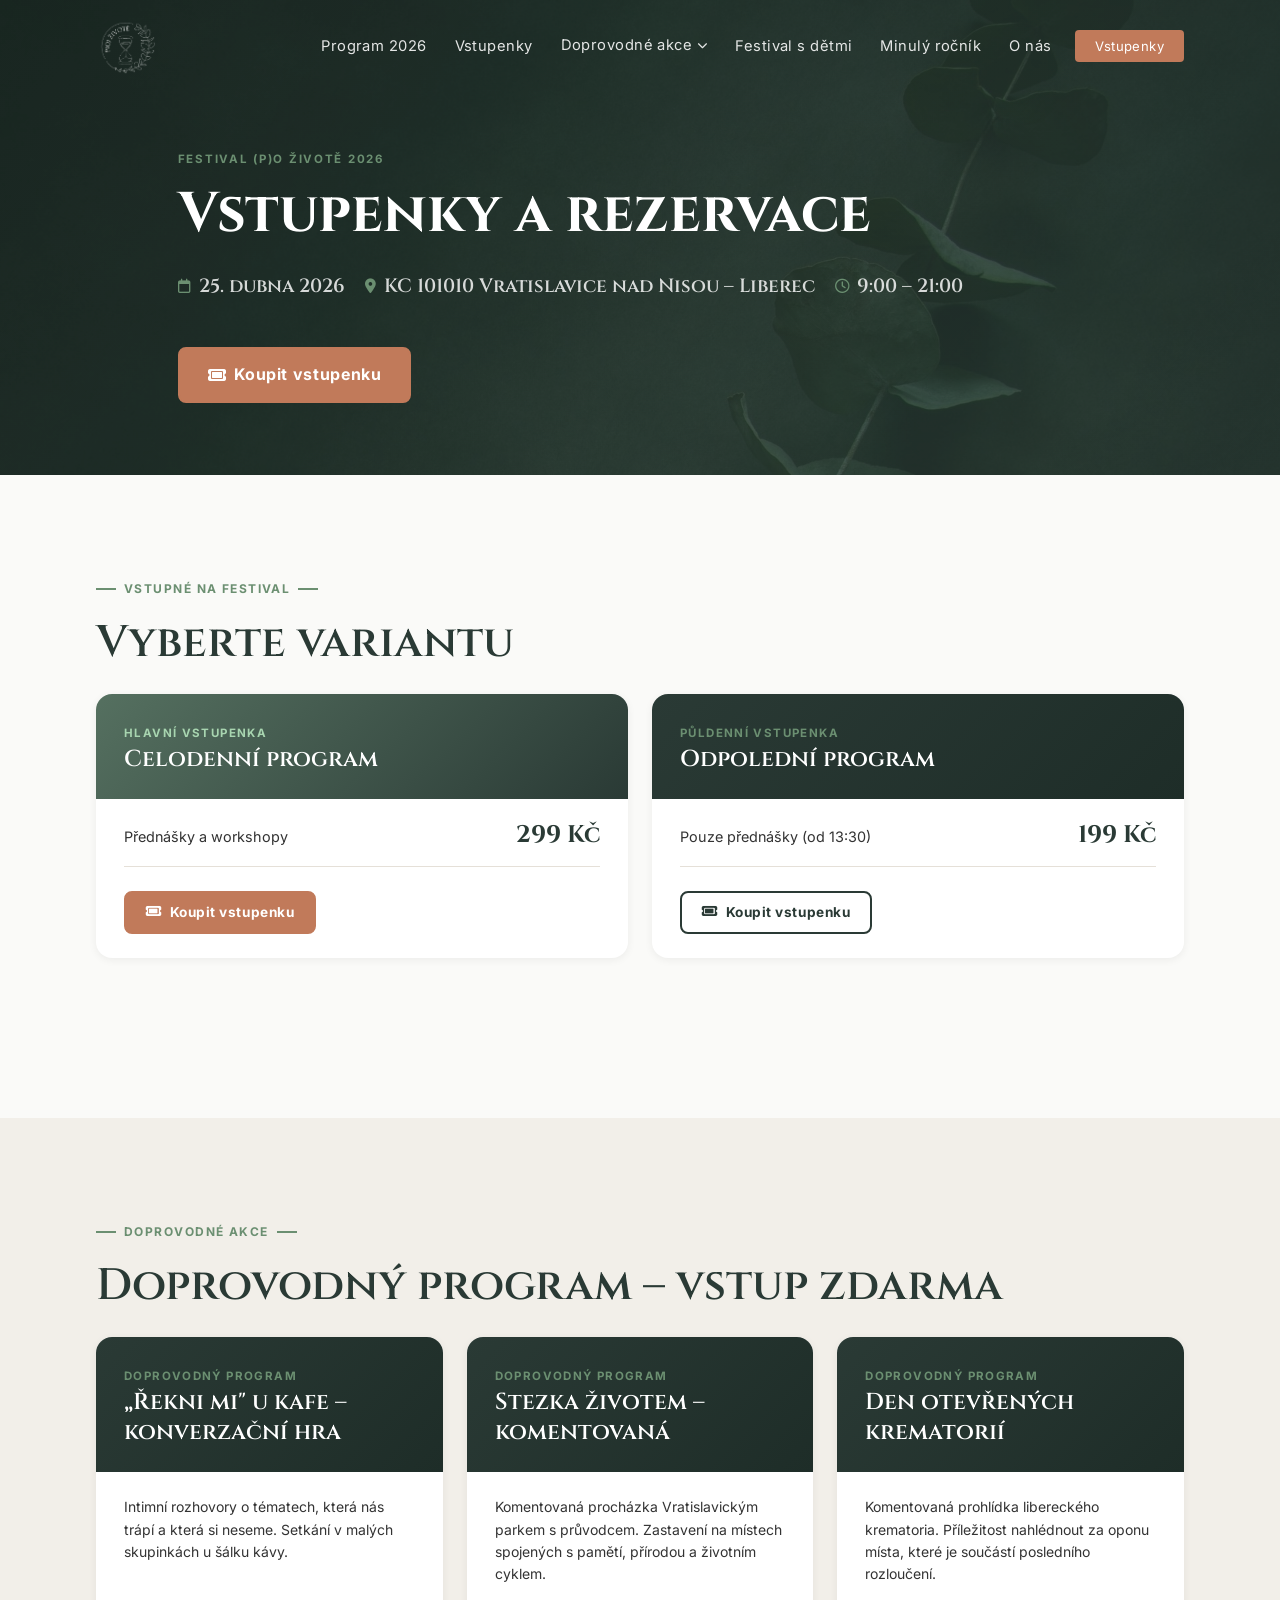
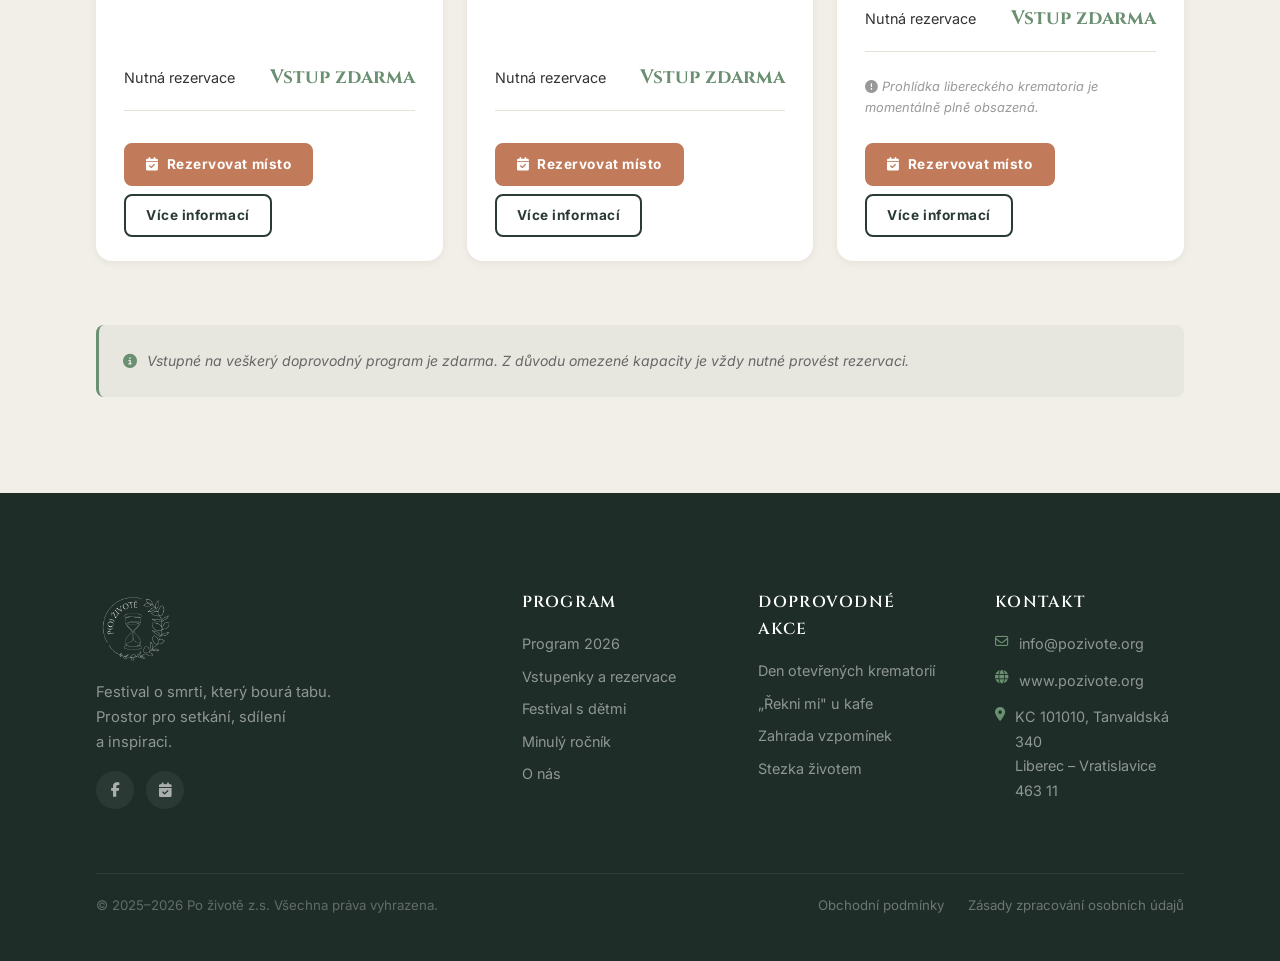
<file: vstupenky.html>
<!DOCTYPE html>
<html lang="cs">

<head>
  <meta charset="UTF-8">
  <meta name="viewport" content="width=device-width, initial-scale=1.0">
  <meta name="robots" content="noindex, nofollow">
  <title>Vstupenky a rezervace | (P)o&nbsp;životě&nbsp;2026</title>
  <meta name="description"
    content="Kupte vstupenky na festival (P)o životě – 25.&nbsp;dubna&nbsp;2026, KC&nbsp;101010 Liberec. Celodenní, odpolední a&nbsp;studentské vstupné. Rezervace doprovodného programu zdarma.">
  <meta name="author" content="Po životě z.s.">
  <link rel="canonical" href="https://www.pozivote.org/vstupenky.html">
  <meta property="og:type" content="website">
  <meta property="og:locale" content="cs_CZ">
  <meta property="og:title" content="Vstupenky a rezervace | (P)o&nbsp;životě&nbsp;2026">
  <meta property="og:description"
    content="Kupte vstupenky na festival (P)o životě – 25.&nbsp;dubna&nbsp;2026, KC&nbsp;101010 Liberec. Celodenní, odpolední a&nbsp;studentské vstupné. Rezervace doprovodného programu zdarma.">
  <meta property="og:image" content="https://www.pozivote.org/Obrazky/Logo/hero_pozadi.jpg">
  <meta property="og:url" content="https://www.pozivote.org/vstupenky.html">
  <meta property="og:site_name" content="(P)o životě">
  <link rel="icon" type="image/svg+xml" href="favicon.svg">
  <link rel="preconnect" href="https://fonts.googleapis.com">
  <link rel="preconnect" href="https://fonts.gstatic.com" crossorigin>
  <link
    href="https://fonts.googleapis.com/css2?family=Cinzel:wght@400;600;700&family=Inter:wght@300;400;500;700&display=swap"
    rel="stylesheet">
  <link rel="stylesheet" href="https://cdnjs.cloudflare.com/ajax/libs/font-awesome/6.5.1/css/all.min.css"
    integrity="sha512-DTOQO9RWCH3ppGqcWaEA1BIZOC6xxalwEsw9c2QQeAIftl+Vegovlnee1c9QX4TctnWMn13TZye+giMm8e2LwA=="
    crossorigin="anonymous" referrerpolicy="no-referrer">
  <link rel="stylesheet" href="style.css">
</head>

<body>

  <nav class="navbar" id="navbar" aria-label="Hlavní navigace">
    <div class="container">
      <div class="navbar-inner">
        <a href="index.html" class="nav-logo" aria-label="(P)o životě – domů">
          <img src="Obrazky/Logo/logo_bile.png" alt="(P)o životě festival logo" height="50"
            onerror="this.style.display='none'; this.nextElementSibling.style.display='block';">
          <span class="nav-logo-fallback" style="display:none;">(P)o životě</span>
        </a>
        <ul class="nav-menu" id="navMenu" role="menubar">
          <li class="nav-item" role="none"><a href="program.html" class="nav-link" role="menuitem">Program 2026</a></li>
          <li class="nav-item" role="none"><a href="vstupenky.html" class="nav-link" role="menuitem">Vstupenky</a></li>
          <li class="nav-item" role="none">
            <a href="#" class="nav-link nav-dropdown-toggle" role="menuitem" aria-haspopup="true" aria-expanded="false"
              id="dropdownToggle">
              Doprovodné akce <i class="fa-solid fa-chevron-down" aria-hidden="true"></i>
            </a>
            <ul class="nav-dropdown" role="menu" aria-labelledby="dropdownToggle">
              <li role="none"><a href="krematorium.html" role="menuitem">Den otevřených krematorií</a></li>
              <li role="none"><a href="rekni-mi.html" role="menuitem">„Řekni mi" u&nbsp;kafe</a></li>
              <li role="none"><a href="zahrada-vzpominek.html" role="menuitem">Zahrada vzpomínek</a></li>
              <li role="none"><a href="stezka-zivotem.html" role="menuitem">Stezka životem</a></li>
            </ul>
          </li>
          <li class="nav-item" role="none"><a href="festival-s-detmi.html" class="nav-link" role="menuitem">Festival
              s&nbsp;dětmi</a></li>
          <li class="nav-item" role="none"><a href="minuly-rocnik.html" class="nav-link" role="menuitem">Minulý
              ročník</a></li>
          <li class="nav-item" role="none"><a href="o-nas.html" class="nav-link" role="menuitem">O&nbsp;nás</a></li>
          <li class="nav-item" role="none"><a href="vstupenky.html" class="nav-link nav-cta"
              role="menuitem">Vstupenky</a></li>
        </ul>
        <button class="nav-toggle" id="navToggle" aria-label="Otevřít menu" aria-expanded="false"
          aria-controls="navMenu">
          <span></span><span></span><span></span>
        </button>
      </div>
    </div>
  </nav>

  <main>

    <!-- PAGE HERO -->
    <header class="page-hero" aria-label="Úvod stránky vstupenek">
      <div class="container">
        <div class="page-hero-inner">
          <span class="page-hero-label">Festival (P)o&nbsp;životě&nbsp;2026</span>
          <h1 class="page-hero-title">Vstupenky a&nbsp;rezervace</h1>
          <ul class="page-hero-meta" aria-label="Základní informace o festivalu">
            <li class="page-hero-meta-item">
              <i class="fa-regular fa-calendar" aria-hidden="true"></i>
              <span>25.&nbsp;dubna&nbsp;2026</span>
            </li>
            <li class="page-hero-meta-item">
              <i class="fa-solid fa-location-dot" aria-hidden="true"></i>
              <span>KC&nbsp;101010 Vratislavice nad Nisou – Liberec</span>
            </li>
            <li class="page-hero-meta-item">
              <i class="fa-regular fa-clock" aria-hidden="true"></i>
              <span>9:00 – 21:00</span>
            </li>
          </ul>
          <div class="page-hero-cta">
            <a href="#sekce-vstupenky" class="btn btn-accent">
              <i class="fa-solid fa-ticket" aria-hidden="true"></i>
              Koupit vstupenku
            </a>
          </div>
        </div>
      </div>
    </header>

    <!-- SECTION 1 – MAIN TICKETS -->
    <section class="section" id="sekce-vstupenky" aria-labelledby="vstupenky-heading">
      <div class="container">
        <span class="section-label reveal">Vstupné na festival</span>
        <h2 class="section-title reveal" id="vstupenky-heading">Vyberte variantu</h2>

        <div class="ticket-grid">

          <!-- Card 1: Celodenní vstupné (featured) -->
          <article class="ticket-card featured reveal" aria-labelledby="ticket-celodni">
            <div class="ticket-card-header">
              <span class="ticket-card-type">Hlavní vstupenka</span>
              <h3 class="ticket-card-name" id="ticket-celodni">Celodenní program</h3>
            </div>
            <div class="ticket-card-body">
              <div class="ticket-price-row">
                <span class="ticket-price-desc">Přednášky a&nbsp;workshopy</span>
                <span class="ticket-single-price" aria-label="Cena: 299 korun">299&nbsp;Kč</span>
              </div>
              <a href="https://form.simpleshop.cz/yX3mL/buy/" class="btn btn-accent btn-sm" target="_blank"
                rel="noopener noreferrer">
                <i class="fa-solid fa-ticket" aria-hidden="true"></i>
                Koupit vstupenku
              </a>
            </div>
          </article>

          <!-- Card 2: Pouze odpolední program -->
          <article class="ticket-card reveal" aria-labelledby="ticket-odpoledni">
            <div class="ticket-card-header">
              <span class="ticket-card-type">Půldenní vstupenka</span>
              <h3 class="ticket-card-name" id="ticket-odpoledni">Odpolední program</h3>
            </div>
            <div class="ticket-card-body">
              <div class="ticket-price-row">
                <span class="ticket-price-desc">Pouze přednášky (od&nbsp;13:30)</span>
                <span class="ticket-single-price" aria-label="Cena: 199 korun">199&nbsp;Kč</span>
              </div>
              <a href="https://form.simpleshop.cz/EOXk0/buy/" class="btn btn-outline-dark btn-sm" target="_blank"
                rel="noopener noreferrer">
                <i class="fa-solid fa-ticket" aria-hidden="true"></i>
                Koupit vstupenku
              </a>
            </div>
          </article>

        </div>
      </div>
    </section>

    <!-- SECTION 2 – DOPROVODNÝ PROGRAM (free) -->
    <section class="section" style="background: var(--color-bg-alt);" aria-labelledby="doprovod-heading">
      <div class="container">
        <span class="section-label reveal">Doprovodné akce</span>
        <h2 class="section-title reveal" id="doprovod-heading">Doprovodný program – vstup zdarma</h2>

        <div class="doprovod-ticket-grid reveal">

          <!-- Řekni mi u kafe -->
          <article class="ticket-card reveal" aria-labelledby="doprovod-rekni-mi">
            <div class="ticket-card-header">
              <span class="ticket-card-type">Doprovodný program</span>
              <h3 class="ticket-card-name" id="doprovod-rekni-mi">„Řekni mi" u&nbsp;kafe – konverzační hra</h3>
            </div>
            <div class="ticket-card-body">
              <p class="ticket-free-desc">Intimní rozhovory o&nbsp;tématech, která nás trápí a&nbsp;která si neseme.
                Setkání v&nbsp;malých skupinkách u&nbsp;šálku kávy.</p>
              <div class="ticket-price-row">
                <span class="ticket-price-desc">Nutná rezervace</span>
                <span class="ticket-free-badge">Vstup zdarma</span>
              </div>
              <div class="ticket-card-btns">
                <a href="https://form.simpleshop.cz/GXPk9/buy/" class="btn btn-accent btn-sm" target="_blank"
                  rel="noopener noreferrer">
                  <i class="fa-solid fa-calendar-check" aria-hidden="true"></i> Rezervovat místo
                </a>
                <a href="rekni-mi.html" class="btn btn-outline-dark btn-sm">Více informací</a>
              </div>
            </div>
          </article>

          <!-- Stezka životem komentovaná -->
          <article class="ticket-card reveal" aria-labelledby="doprovod-stezka">
            <div class="ticket-card-header">
              <span class="ticket-card-type">Doprovodný program</span>
              <h3 class="ticket-card-name" id="doprovod-stezka">Stezka životem – komentovaná</h3>
            </div>
            <div class="ticket-card-body">
              <p class="ticket-free-desc">Komentovaná procházka Vratislavickým parkem s&nbsp;průvodcem. Zastavení na
                místech spojených s&nbsp;pamětí, přírodou a&nbsp;životním cyklem.</p>
              <div class="ticket-price-row">
                <span class="ticket-price-desc">Nutná rezervace</span>
                <span class="ticket-free-badge">Vstup zdarma</span>
              </div>
              <div class="ticket-card-btns">
                <a href="https://form.simpleshop.cz/GXPk9/buy/" class="btn btn-accent btn-sm" target="_blank"
                  rel="noopener noreferrer">
                  <i class="fa-solid fa-calendar-check" aria-hidden="true"></i> Rezervovat místo
                </a>
                <a href="stezka-zivotem.html" class="btn btn-outline-dark btn-sm">Více informací</a>
              </div>
            </div>
          </article>

          <!-- Den otevřených krematorií -->
          <article class="ticket-card reveal" aria-labelledby="doprovod-krematorium">
            <div class="ticket-card-header">
              <span class="ticket-card-type">Doprovodný program</span>
              <h3 class="ticket-card-name" id="doprovod-krematorium">Den otevřených krematorií</h3>
            </div>
            <div class="ticket-card-body">
              <p class="ticket-free-desc">Komentovaná prohlídka libereckého krematoria. Příležitost nahlédnout za oponu
                místa, které je součástí posledního rozloučení.</p>
              <div class="ticket-price-row">
                <span class="ticket-price-desc">Nutná rezervace</span>
                <span class="ticket-free-badge">Vstup zdarma</span>
              </div>
              <p class="ticket-note">
                <i class="fa-solid fa-circle-exclamation" aria-hidden="true"></i>
                Prohlídka libereckého krematoria je momentálně plně obsazená.
              </p>
              <div class="ticket-card-btns">
                <a href="https://form.simpleshop.cz/78poA/buy/" class="btn btn-accent btn-sm" target="_blank"
                  rel="noopener noreferrer">
                  <i class="fa-solid fa-calendar-check" aria-hidden="true"></i> Rezervovat místo
                </a>
                <a href="krematorium.html" class="btn btn-outline-dark btn-sm">Více informací</a>
              </div>
            </div>
          </article>

        </div>

        <div class="program-note reveal">
          <p class="program-note-text">
            <i class="fa-solid fa-circle-info" aria-hidden="true"></i>
            Vstupné na veškerý doprovodný program je zdarma. Z&nbsp;důvodu omezené kapacity je vždy nutné provést
            rezervaci.
          </p>
        </div>
      </div>
    </section>

  </main>

  <footer class="footer" aria-label="Zápatí stránky">
    <div class="container">
      <div class="footer-grid">
        <div class="footer-brand">
          <img src="Obrazky/Logo/logo_bile.png" alt="(P)o životě – logo" class="footer-logo" loading="lazy"
            onerror="this.style.display='none'; this.nextElementSibling.style.display='block';">
          <div class="footer-logo-fallback" style="display:none;">(P)o životě</div>
          <p class="footer-tagline">Festival o&nbsp;smrti, který bourá tabu. Prostor pro setkání, sdílení
            a&nbsp;inspiraci.</p>
          <div class="footer-socials">
            <a href="https://www.facebook.com/profile.php?id=61571511511098" class="footer-social-link"
              aria-label="Facebook stránka Po životě z.s." target="_blank" rel="noopener noreferrer"><i
                class="fa-brands fa-facebook-f" aria-hidden="true"></i></a>
            <a href="https://fb.me/e/46WXp6Esp" class="footer-social-link" aria-label="Facebooková událost festivalu"
              target="_blank" rel="noopener noreferrer"><i class="fa-solid fa-calendar-check"
                aria-hidden="true"></i></a>
          </div>
        </div>
        <div class="footer-col">
          <h4>Program</h4>
          <nav aria-label="Navigace programem">
            <ul class="footer-links">
              <li><a href="program.html">Program 2026</a></li>
              <li><a href="vstupenky.html">Vstupenky a&nbsp;rezervace</a></li>
              <li><a href="festival-s-detmi.html">Festival s&nbsp;dětmi</a></li>
              <li><a href="minuly-rocnik.html">Minulý ročník</a></li>
              <li><a href="o-nas.html">O&nbsp;nás</a></li>
            </ul>
          </nav>
        </div>
        <div class="footer-col">
          <h4>Doprovodné akce</h4>
          <nav aria-label="Navigace doprovodnými akcemi">
            <ul class="footer-links">
              <li><a href="krematorium.html">Den otevřených krematorií</a></li>
              <li><a href="rekni-mi.html">„Řekni mi" u&nbsp;kafe</a></li>
              <li><a href="zahrada-vzpominek.html">Zahrada vzpomínek</a></li>
              <li><a href="stezka-zivotem.html">Stezka životem</a></li>
            </ul>
          </nav>
        </div>
        <div class="footer-col">
          <h4>Kontakt</h4>
          <address style="font-style: normal;">
            <ul class="footer-contact-items">
              <li class="footer-contact-item"><i class="fa-regular fa-envelope" aria-hidden="true"></i><a
                  href="mailto:info@pozivote.org">info@pozivote.org</a></li>
              <li class="footer-contact-item"><i class="fa-solid fa-globe" aria-hidden="true"></i><a
                  href="https://www.pozivote.org" target="_blank" rel="noopener noreferrer">www.pozivote.org</a></li>
              <li class="footer-contact-item"><i class="fa-solid fa-location-dot"
                  aria-hidden="true"></i><span>KC&nbsp;101010, Tanvaldská 340<br>Liberec –
                  Vratislavice<br>463&nbsp;11</span></li>
            </ul>
          </address>
        </div>
      </div>
      <div class="footer-legal">
        <div class="footer-bottom">
          <p class="footer-copyright">&copy; 2025–2026 Po životě z.s. Všechna práva vyhrazena.</p>
          <nav class="footer-bottom-links" aria-label="Právní dokumenty">
            <a href="obchodni-podminky.html">Obchodní podmínky</a>
            <a href="gdpr.html">Zásady zpracování osobních údajů</a>
          </nav>
        </div>
      </div>
    </div>
  </footer>

  <script src="script.js"></script>
</body>

</html>
</file>
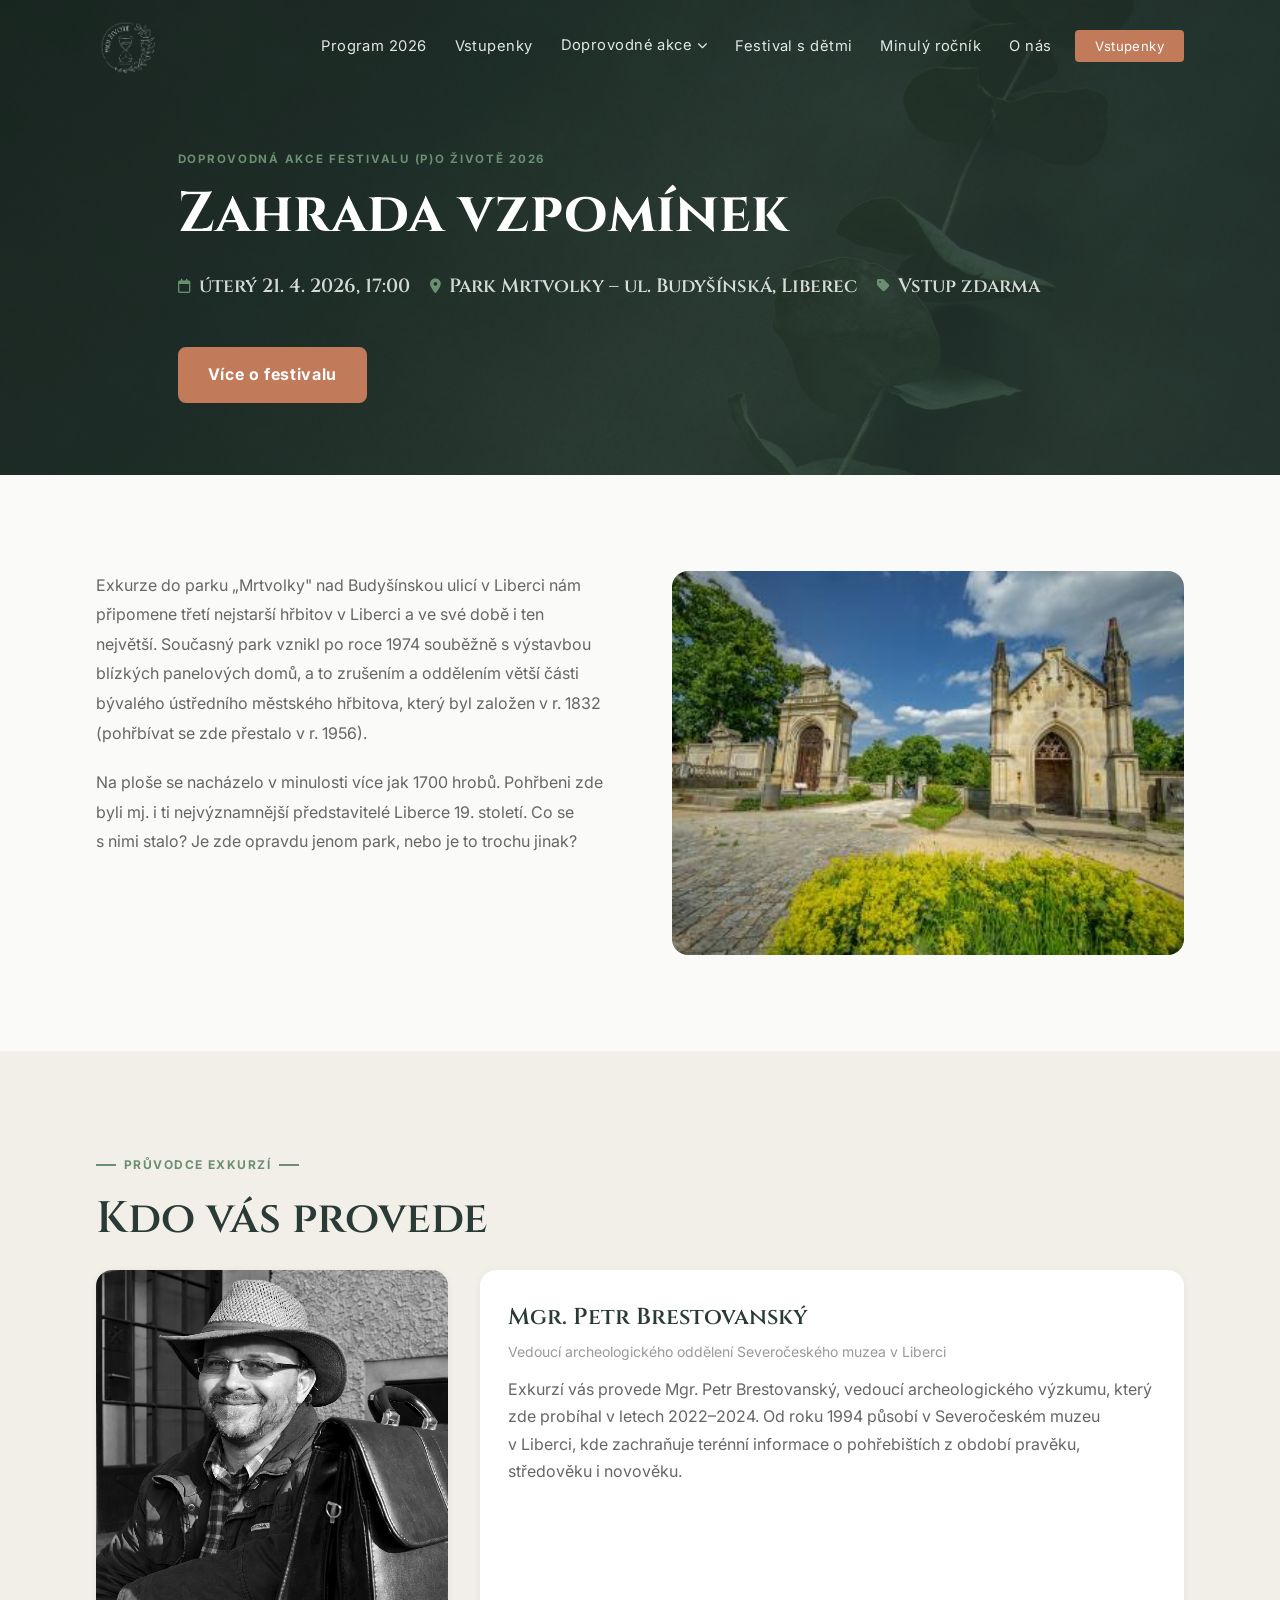
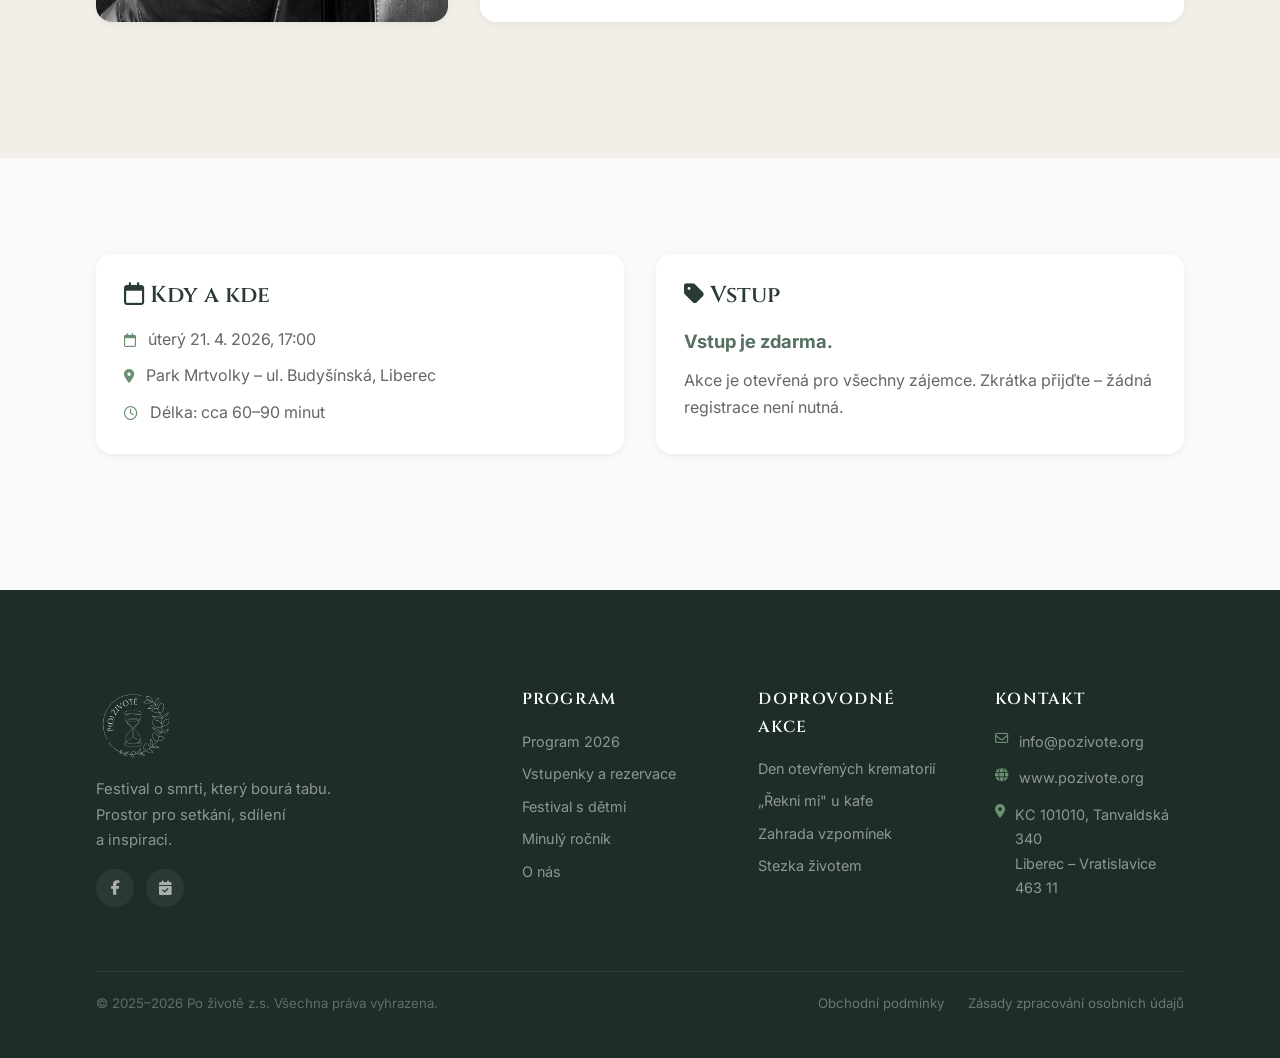
<file: zahrada-vzpominek.html>
<!DOCTYPE html>
<html lang="cs">

<head>
  <meta charset="UTF-8">
  <meta name="viewport" content="width=device-width, initial-scale=1.0">
  <meta name="robots" content="noindex, nofollow">
  <title>Komentovaná prohlídka Zahrady vzpomínek | (P)o&nbsp;životě&nbsp;2026</title>
  <meta name="description"
    content="Komentovaná prohlídka Zahrady vzpomínek v&nbsp;libereckém parku Mrtvolky. Doprovodná akce festivalu (P)o životě – úterý 21.&nbsp;dubna&nbsp;2026, zdarma.">
  <meta name="author" content="Po životě z.s.">
  <link rel="canonical" href="https://www.pozivote.org/zahrada-vzpominek.html">
  <meta property="og:type" content="website">
  <meta property="og:locale" content="cs_CZ">
  <meta property="og:title" content="Komentovaná prohlídka Zahrady vzpomínek | (P)o&nbsp;životě&nbsp;2026">
  <meta property="og:description"
    content="Komentovaná prohlídka Zahrady vzpomínek v&nbsp;libereckém parku Mrtvolky. Doprovodná akce festivalu (P)o životě – úterý 21.&nbsp;dubna&nbsp;2026, zdarma.">
  <meta property="og:image" content="https://www.pozivote.org/Obrazky/Ostatni/park_mrtvolky.jpg">
  <meta property="og:url" content="https://www.pozivote.org/zahrada-vzpominek.html">
  <meta property="og:site_name" content="(P)o životě">
  <link rel="icon" type="image/svg+xml" href="favicon.svg">
  <link rel="preconnect" href="https://fonts.googleapis.com">
  <link rel="preconnect" href="https://fonts.gstatic.com" crossorigin>
  <link
    href="https://fonts.googleapis.com/css2?family=Cinzel:wght@400;600;700&family=Inter:wght@300;400;500;700&display=swap"
    rel="stylesheet">
  <link rel="stylesheet" href="https://cdnjs.cloudflare.com/ajax/libs/font-awesome/6.5.1/css/all.min.css"
    integrity="sha512-DTOQO9RWCH3ppGqcWaEA1BIZOC6xxalwEsw9c2QQeAIftl+Vegovlnee1c9QX4TctnWMn13TZye+giMm8e2LwA=="
    crossorigin="anonymous" referrerpolicy="no-referrer">
  <link rel="stylesheet" href="style.css">
</head>

<body>

  <nav class="navbar" id="navbar" aria-label="Hlavní navigace">
    <div class="container">
      <div class="navbar-inner">
        <a href="index.html" class="nav-logo" aria-label="(P)o životě – domů">
          <img src="Obrazky/Logo/logo_bile.png" alt="(P)o životě festival logo" height="50"
            onerror="this.style.display='none'; this.nextElementSibling.style.display='block';">
          <span class="nav-logo-fallback" style="display:none;">(P)o životě</span>
        </a>
        <ul class="nav-menu" id="navMenu" role="menubar">
          <li class="nav-item" role="none"><a href="program.html" class="nav-link" role="menuitem">Program 2026</a></li>
          <li class="nav-item" role="none"><a href="vstupenky.html" class="nav-link" role="menuitem">Vstupenky</a></li>
          <li class="nav-item" role="none">
            <a href="#" class="nav-link nav-dropdown-toggle" role="menuitem" aria-haspopup="true" aria-expanded="false"
              id="dropdownToggle">
              Doprovodné akce <i class="fa-solid fa-chevron-down" aria-hidden="true"></i>
            </a>
            <ul class="nav-dropdown" role="menu" aria-labelledby="dropdownToggle">
              <li role="none"><a href="krematorium.html" role="menuitem">Den otevřených krematorií</a></li>
              <li role="none"><a href="rekni-mi.html" role="menuitem">„Řekni mi" u&nbsp;kafe</a></li>
              <li role="none"><a href="zahrada-vzpominek.html" role="menuitem">Zahrada vzpomínek</a></li>
              <li role="none"><a href="stezka-zivotem.html" role="menuitem">Stezka životem</a></li>
            </ul>
          </li>
          <li class="nav-item" role="none"><a href="festival-s-detmi.html" class="nav-link" role="menuitem">Festival
              s&nbsp;dětmi</a></li>
          <li class="nav-item" role="none"><a href="minuly-rocnik.html" class="nav-link" role="menuitem">Minulý
              ročník</a></li>
          <li class="nav-item" role="none"><a href="o-nas.html" class="nav-link" role="menuitem">O&nbsp;nás</a></li>
          <li class="nav-item" role="none"><a href="vstupenky.html" class="nav-link nav-cta"
              role="menuitem">Vstupenky</a></li>
        </ul>
        <button class="nav-toggle" id="navToggle" aria-label="Otevřít menu" aria-expanded="false"
          aria-controls="navMenu">
          <span></span><span></span><span></span>
        </button>
      </div>
    </div>
  </nav>

  <header class="page-hero" aria-label="Úvod stránky Zahrada vzpomínek">
    <div class="container">
      <div class="page-hero-inner">
        <span class="page-hero-label">Doprovodná akce festivalu (P)o&nbsp;životě&nbsp;2026</span>
        <h1 class="page-hero-title">Zahrada vzpomínek</h1>
        <ul class="page-hero-meta" aria-label="Základní informace">
          <li class="page-hero-meta-item">
            <i class="fa-regular fa-calendar" aria-hidden="true"></i>
            <span>úterý 21.&nbsp;4.&nbsp;2026, 17:00</span>
          </li>
          <li class="page-hero-meta-item">
            <i class="fa-solid fa-location-dot" aria-hidden="true"></i>
            <span>Park Mrtvolky – ul. Budyšínská, Liberec</span>
          </li>
          <li class="page-hero-meta-item">
            <i class="fa-solid fa-tag" aria-hidden="true"></i>
            <span>Vstup zdarma</span>
          </li>
        </ul>
        <div class="page-hero-cta">
          <a href="program.html" class="btn btn-accent">Více o&nbsp;festivalu</a>
        </div>
      </div>
    </div>
  </header>

  <section class="section" style="background: var(--color-bg);">
    <div class="container">
      <div class="about-grid reveal" style="align-items: start;">
        <div class="about-text">
          <p style="color: #666666;">Exkurze do parku „Mrtvolky" nad Budyšínskou ulicí v&nbsp;Liberci nám připomene
            třetí nejstarší hřbitov
            v&nbsp;Liberci a&nbsp;ve své době i&nbsp;ten největší. Současný park vznikl po roce 1974 souběžně
            s&nbsp;výstavbou blízkých panelových domů, a&nbsp;to zrušením a&nbsp;oddělením větší části bývalého
            ústředního městského hřbitova, který byl založen v&nbsp;r. 1832 (pohřbívat se zde přestalo v&nbsp;r. 1956).
          </p>
          <p style="color: #666666;">Na ploše se nacházelo v&nbsp;minulosti více jak 1700 hrobů. Pohřbeni zde byli mj.
            i&nbsp;ti
            nejvýznamnější představitelé Liberce 19.&nbsp;století. Co se s&nbsp;nimi stalo? Je zde opravdu jenom park,
            nebo je to trochu jinak?</p>
        </div>
        <div class="about-image-wrap">
          <img src="Obrazky/Ostatni/park_mrtvolky.jpg" alt="Park Mrtvolky, Liberec" loading="lazy"
            style="width: 100%; border-radius: var(--border-radius-lg); object-fit: cover; aspect-ratio: 4/3;"
            onerror="this.style.display='none'; this.nextElementSibling.style.display='flex';">
          <div
            style="display:none; width:100%; aspect-ratio:4/3; border-radius: var(--border-radius-lg); background: linear-gradient(135deg, var(--color-bg-alt), var(--color-border)); align-items:center; justify-content:center;">
            <i class="fa-solid fa-image" style="font-size:3rem; color: var(--color-text-muted);"></i>
          </div>
        </div>
      </div>
    </div>
  </section>

  <section class="section" style="background: var(--color-bg-alt);">
    <div class="container">
      <div class="section-header reveal">
        <span class="section-label">Průvodce exkurzí</span>
        <h2 class="section-title">Kdo vás provede</h2>
      </div>
      <div class="event-info-grid event-info-grid--photo reveal">
        <div class="event-info-box" style="overflow: hidden;">
          <img src="Obrazky/Lide/petr_brestovansky.jpg" alt="Mgr. Petr Brestovanský" loading="lazy"
            style="width: 100%; height: 100%; object-fit: cover; display: block;" onerror="this.style.display='none';">
        </div>
        <div class="event-info-box">
          <div style="padding: 1.75rem;">
            <h3 class="speaker-name" style="font-size: clamp(1.2rem, 1.8vw, 1.6rem);">Mgr. Petr Brestovanský</h3>
            <p class="speaker-role">Vedoucí archeologického oddělení Severočeského muzea v&nbsp;Liberci</p>
            <p style="margin-top: 0.75rem; color: #666666;">Exkurzí vás provede Mgr. Petr Brestovanský, vedoucí
              archeologického výzkumu, který zde probíhal
              v&nbsp;letech 2022–2024. Od roku 1994 působí v&nbsp;Severočeském muzeu v&nbsp;Liberci, kde zachraňuje
              terénní informace o&nbsp;pohřebištích z&nbsp;období pravěku, středověku i&nbsp;novověku.</p>
          </div>
        </div>
      </div>
    </div>
  </section>

  <section class="section" style="background: var(--color-bg);">
    <div class="container">
      <div class="event-info-grid reveal">

        <!-- Levý sloupec: kdy a kde -->
        <div class="event-info-box">
          <div style="padding: 1.75rem;">
            <h3 class="event-info-box-title"><i class="fa-regular fa-calendar" aria-hidden="true"></i> Kdy a kde</h3>
            <ul style="list-style: none; padding: 0; margin: 0; display: flex; flex-direction: column; gap: 0.6rem;">
              <li style="display: flex; gap: 0.75rem; align-items: baseline; color: #666666;">
                <i class="fa-regular fa-calendar"
                  style="color: var(--color-primary); flex-shrink: 0; font-size: 0.85rem;"></i>
                úterý 21.&nbsp;4.&nbsp;2026, 17:00
              </li>
              <li style="display: flex; gap: 0.75rem; align-items: baseline; color: #666666;">
                <i class="fa-solid fa-location-dot"
                  style="color: var(--color-primary); flex-shrink: 0; font-size: 0.85rem;"></i>
                Park Mrtvolky – ul. Budyšínská, Liberec
              </li>
              <li style="display: flex; gap: 0.75rem; align-items: baseline; color: #666666;">
                <i class="fa-regular fa-clock"
                  style="color: var(--color-primary); flex-shrink: 0; font-size: 0.85rem;"></i>
                Délka: cca 60–90 minut
              </li>
            </ul>
          </div>
        </div>

        <!-- Pravý sloupec: vstup -->
        <div class="event-info-box">
          <div style="padding: 1.75rem;">
            <h3 class="event-info-box-title"><i class="fa-solid fa-tag" aria-hidden="true"></i> Vstup</h3>
            <p style="font-size: 1.15rem; font-weight: 700; color: var(--color-primary-dark); margin-bottom: 0.6rem;">
              Vstup je zdarma.</p>
            <p style="color: #666666;">Akce je otevřená pro všechny zájemce. Zkrátka přijďte – žádná registrace není
              nutná.</p>
          </div>
        </div>

      </div>
    </div>
  </section>

  <footer class="footer" aria-label="Zápatí stránky">
    <div class="container">
      <div class="footer-grid">
        <div class="footer-brand">
          <img src="Obrazky/Logo/logo_bile.png" alt="(P)o životě – logo" class="footer-logo" loading="lazy"
            onerror="this.style.display='none'; this.nextElementSibling.style.display='block';">
          <div class="footer-logo-fallback" style="display:none;">(P)o životě</div>
          <p class="footer-tagline">Festival o&nbsp;smrti, který bourá tabu. Prostor pro setkání, sdílení
            a&nbsp;inspiraci.</p>
          <div class="footer-socials">
            <a href="https://www.facebook.com/profile.php?id=61571511511098" class="footer-social-link"
              aria-label="Facebook stránka Po životě z.s." target="_blank" rel="noopener noreferrer"><i
                class="fa-brands fa-facebook-f" aria-hidden="true"></i></a>
            <a href="https://fb.me/e/46WXp6Esp" class="footer-social-link" aria-label="Facebooková událost festivalu"
              target="_blank" rel="noopener noreferrer"><i class="fa-solid fa-calendar-check"
                aria-hidden="true"></i></a>
          </div>
        </div>
        <div class="footer-col">
          <h4>Program</h4>
          <nav aria-label="Navigace programem">
            <ul class="footer-links">
              <li><a href="program.html">Program 2026</a></li>
              <li><a href="vstupenky.html">Vstupenky a&nbsp;rezervace</a></li>
              <li><a href="festival-s-detmi.html">Festival s&nbsp;dětmi</a></li>
              <li><a href="minuly-rocnik.html">Minulý ročník</a></li>
              <li><a href="o-nas.html">O&nbsp;nás</a></li>
            </ul>
          </nav>
        </div>
        <div class="footer-col">
          <h4>Doprovodné akce</h4>
          <nav aria-label="Navigace doprovodnými akcemi">
            <ul class="footer-links">
              <li><a href="krematorium.html">Den otevřených krematorií</a></li>
              <li><a href="rekni-mi.html">„Řekni mi" u&nbsp;kafe</a></li>
              <li><a href="zahrada-vzpominek.html">Zahrada vzpomínek</a></li>
              <li><a href="stezka-zivotem.html">Stezka životem</a></li>
            </ul>
          </nav>
        </div>
        <div class="footer-col">
          <h4>Kontakt</h4>
          <address style="font-style: normal;">
            <ul class="footer-contact-items">
              <li class="footer-contact-item"><i class="fa-regular fa-envelope" aria-hidden="true"></i><a
                  href="mailto:info@pozivote.org">info@pozivote.org</a></li>
              <li class="footer-contact-item"><i class="fa-solid fa-globe" aria-hidden="true"></i><a
                  href="https://www.pozivote.org" target="_blank" rel="noopener noreferrer">www.pozivote.org</a></li>
              <li class="footer-contact-item"><i class="fa-solid fa-location-dot"
                  aria-hidden="true"></i><span>KC&nbsp;101010, Tanvaldská 340<br>Liberec –
                  Vratislavice<br>463&nbsp;11</span></li>
            </ul>
          </address>
        </div>
      </div>
      <div class="footer-legal">
        <div class="footer-bottom">
          <p class="footer-copyright">&copy; 2025–2026 Po životě z.s. Všechna práva vyhrazena.</p>
          <nav class="footer-bottom-links" aria-label="Právní dokumenty">
            <a href="obchodni-podminky.html">Obchodní podmínky</a>
            <a href="gdpr.html">Zásady zpracování osobních údajů</a>
          </nav>
        </div>
      </div>
    </div>
  </footer>

  <script src="script.js"></script>
</body>

</html>
</file>
<file: style.css>
/* =========================================================================
       CSS CUSTOM PROPERTIES
       ========================================================================= */
    :root {
      --color-bg: #FAFAF8;
      --color-bg-alt: #F2EFE9;
      --color-dark: #2A3A35;
      --color-dark-alt: #1E2D28;
      --color-primary: #6B8F71;
      --color-primary-dark: #557060;
      --color-accent: #C17A5A;
      --color-accent-dark: #A6634A;
      --color-text: #333333;
      --color-text-light: #666666;
      --color-text-muted: #999999;
      --color-border: #E5E0D8;
      --color-white: #FFFFFF;
      --font-heading: 'Cinzel', serif;
      --font-body: 'Inter', sans-serif;
      --spacing-xs: 0.5rem;
      --spacing-sm: 1rem;
      --spacing-md: 1.5rem;
      --spacing-lg: 2.5rem;
      --spacing-xl: 4rem;
      --spacing-xxl: 6rem;
      --border-radius: 8px;
      --border-radius-sm: 4px;
      --border-radius-lg: 16px;
      --shadow-sm: 0 2px 8px rgba(0, 0, 0, 0.06);
      --shadow-md: 0 4px 16px rgba(0, 0, 0, 0.08);
      --shadow-lg: 0 8px 32px rgba(0, 0, 0, 0.12);
      --transition: 0.3s ease;
      --max-width: 1200px;
      --content-width: 85%;
    }

    /* =========================================================================
       RESET & BASE
       ========================================================================= */
    *,
    *::before,
    *::after {
      box-sizing: border-box;
      margin: 0;
      padding: 0;
    }

    html {
      scroll-behavior: smooth;
      font-size: 16px;
    }

    body {
      font-family: var(--font-body);
      background-color: var(--color-bg);
      color: var(--color-text);
      line-height: 1.7;
      overflow-x: hidden;
    }

    img {
      max-width: 100%;
      height: auto;
      display: block;
    }

    a {
      color: inherit;
      text-decoration: none;
    }

    [id] {
      scroll-margin-top: 90px;
    }

    section[id] {
      scroll-margin-top: 70px;
    }

    ul {
      list-style: none;
    }

    /* =========================================================================
       UTILITY CLASSES
       ========================================================================= */
    .container {
      width: var(--content-width);
      max-width: var(--max-width);
      margin-inline: auto;
    }

    .section {
      padding: var(--spacing-xxl) 0;
    }

    .section-label {
      display: inline-flex;
      align-items: center;
      gap: 0.5rem;
      font-family: var(--font-body);
      font-size: 0.75rem;
      font-weight: 700;
      letter-spacing: 0.12em;
      text-transform: uppercase;
      color: var(--color-primary);
      margin-bottom: var(--spacing-sm);
    }

    .section-label::before,
    .section-label::after {
      content: '';
      display: inline-block;
      width: 20px;
      height: 1.5px;
      background: var(--color-primary);
      flex-shrink: 0;
    }

    .section-title {
      font-family: var(--font-heading);
      font-size: clamp(1.75rem, 3.5vw, 2.75rem);
      font-weight: 600;
      color: var(--color-dark);
      line-height: 1.25;
      margin-bottom: var(--spacing-md);
    }

    /* Buttons */
    .btn {
      display: inline-flex;
      align-items: center;
      gap: 0.5rem;
      padding: 0.75rem 1.75rem;
      font-family: var(--font-body);
      font-size: 1rem;
      font-weight: 700;
      letter-spacing: 0.04em;
      border-radius: var(--border-radius);
      border: 2px solid transparent;
      cursor: pointer;
      transition: background var(--transition), color var(--transition), border-color var(--transition), transform var(--transition);
      text-decoration: none;
      white-space: nowrap;
    }

    .btn:hover {
      transform: translateY(-2px);
    }

    .btn-accent {
      background: var(--color-accent);
      color: var(--color-white);
      border-color: var(--color-accent);
    }

    .btn-accent:hover {
      background: var(--color-accent-dark);
      border-color: var(--color-accent-dark);
    }

    .btn-outline-white {
      background: transparent;
      color: var(--color-white);
      border-color: rgba(255, 255, 255, 0.6);
    }

    .btn-outline-white:hover {
      background: rgba(255, 255, 255, 0.12);
      border-color: var(--color-white);
    }

    .btn-outline-dark {
      background: transparent;
      color: var(--color-dark);
      border-color: var(--color-dark);
    }

    .btn-outline-dark:hover {
      background: var(--color-dark);
      color: var(--color-white);
    }

    .btn-outline-accent {
      background: transparent;
      color: var(--color-accent);
      border-color: var(--color-accent);
    }

    .btn-outline-accent:hover {
      background: var(--color-accent);
      color: var(--color-white);
    }

    /* Reveal animation */
    .reveal {
      opacity: 0;
      transform: translateY(30px);
      transition: opacity 0.65s ease, transform 0.65s ease;
    }

    .reveal.visible {
      opacity: 1;
      transform: translateY(0);
    }

    /* =========================================================================
       NAVIGATION
       ========================================================================= */
    .navbar {
      position: fixed;
      top: 0;
      left: 0;
      right: 0;
      z-index: 1000;
      padding: 1rem 0;
      transition: box-shadow var(--transition), padding var(--transition);
    }

    .navbar::before {
      content: '';
      position: absolute;
      inset: 0;
      background: transparent;
      backdrop-filter: none;
      -webkit-backdrop-filter: none;
      box-shadow: none;
      transition: background var(--transition), backdrop-filter var(--transition), box-shadow var(--transition);
      z-index: -1;
      pointer-events: none;
    }

    .navbar.scrolled {
      padding: 0.65rem 0;
    }

    .navbar.scrolled::before {
      background: rgba(30, 45, 40, 0.95);
      backdrop-filter: blur(12px);
      -webkit-backdrop-filter: blur(12px);
      box-shadow: 0 2px 20px rgba(0, 0, 0, 0.2);
    }

    .navbar-inner {
      display: flex;
      align-items: center;
      justify-content: space-between;
      gap: 1.5rem;
    }

    /* Logo */
    .nav-logo {
      flex-shrink: 0;
      display: flex;
      align-items: center;
      z-index: 1001;
    }

    .nav-logo img {
      height: 60px;
      width: auto;
    }

    .nav-logo-fallback {
      font-family: var(--font-heading);
      font-size: 1.25rem;
      font-weight: 700;
      color: var(--color-white);
      letter-spacing: 0.03em;
    }

    /* Nav links */
    .nav-menu {
      display: flex;
      align-items: center;
      gap: 0.25rem;
    }

    .nav-link {
      position: relative;
      padding: 0.5rem 0.75rem;
      font-size: 0.92rem;
      font-weight: 400;
      letter-spacing: 0.03em;
      color: rgba(255, 255, 255, 0.88);
      transition: color var(--transition);
      white-space: nowrap;
    }

    .nav-link::after {
      content: '';
      position: absolute;
      bottom: 2px;
      left: 0.75rem;
      right: 0.75rem;
      height: 1px;
      background: var(--color-primary);
      transform: scaleX(0);
      transition: transform var(--transition);
      transform-origin: left;
    }

    .nav-link:hover {
      color: var(--color-white);
    }

    .nav-link:hover::after {
      transform: scaleX(1);
    }

    /* Dropdown */
    .nav-item {
      position: relative;
    }

    .nav-dropdown-toggle {
      display: flex;
      align-items: center;
      gap: 0.3rem;
    }

    .nav-dropdown-toggle .fa-chevron-down {
      font-size: 0.65rem;
      transition: transform var(--transition);
    }

    .nav-item:hover .fa-chevron-down,
    .nav-item.open .fa-chevron-down {
      transform: rotate(180deg);
    }

    .nav-dropdown {
      position: absolute;
      top: 100%;
      left: 50%;
      transform: translateX(-50%) translateY(-8px);
      min-width: 230px;
      padding-top: 0.5rem;
      background: rgba(30, 45, 40, 0.97);
      backdrop-filter: blur(12px);
      border-radius: var(--border-radius);
      border: 1px solid rgba(255, 255, 255, 0.08);
      overflow: hidden;
      opacity: 0;
      pointer-events: none;
      transition: opacity var(--transition), transform var(--transition);
      z-index: 100;
    }

    .nav-item:hover .nav-dropdown,
    .nav-item.open .nav-dropdown {
      opacity: 1;
      pointer-events: auto;
      transform: translateX(-50%) translateY(0);
    }

    .nav-dropdown a {
      display: block;
      padding: 0.65rem 1.25rem;
      font-size: 0.82rem;
      color: rgba(255, 255, 255, 0.82);
      border-bottom: 1px solid rgba(255, 255, 255, 0.06);
      transition: background var(--transition), color var(--transition);
    }

    .nav-dropdown a:last-child {
      border-bottom: none;
    }

    .nav-dropdown a:hover {
      background: rgba(107, 143, 113, 0.2);
      color: var(--color-white);
    }

    /* Nav CTA */
    .nav-cta {
      padding: 0.5rem 1.25rem;
      font-size: 0.82rem;
      font-weight: 700;
      background: var(--color-accent);
      color: var(--color-white) !important;
      border-radius: var(--border-radius-sm);
      transition: background var(--transition), transform var(--transition);
      margin-left: 0.5rem;
    }

    .nav-cta::after {
      display: none;
    }

    .nav-cta:hover {
      background: var(--color-accent-dark) !important;
      transform: translateY(-1px);
    }

    /* Hamburger */
    .nav-toggle {
      display: none;
      flex-direction: column;
      justify-content: center;
      align-items: center;
      gap: 5px;
      width: 36px;
      height: 36px;
      cursor: pointer;
      z-index: 1001;
      background: none;
      border: none;
      padding: 0;
    }

    .nav-toggle span {
      display: block;
      width: 24px;
      height: 2px;
      background: var(--color-white);
      border-radius: 2px;
      transition: transform 0.35s ease, opacity 0.35s ease, width 0.35s ease;
      transform-origin: center;
    }

    .nav-toggle.active span:nth-child(1) {
      transform: translateY(7px) rotate(45deg);
    }

    .nav-toggle.active span:nth-child(2) {
      opacity: 0;
      width: 0;
    }

    .nav-toggle.active span:nth-child(3) {
      transform: translateY(-7px) rotate(-45deg);
    }

    /* =========================================================================
       HERO SECTION
       ========================================================================= */
    .hero {
      position: relative;
      min-height: 100vh;
      display: flex;
      align-items: center;
      background-image: url('Obrazky/Logo/hero_pozadi.jpg');
      background-size: cover;
      background-position: center top;
      background-repeat: no-repeat;
      overflow: hidden;
    }

    .hero-overlay {
      position: absolute;
      inset: 0;
      background: linear-gradient(135deg, rgba(30, 45, 40, 0.60), rgba(42, 58, 53, 0.50), rgba(20, 30, 25, 0.55));
      z-index: 1;
    }

    .hero-content {
      position: relative;
      z-index: 2;
      width: var(--content-width);
      max-width: var(--max-width);
      margin-inline: auto;
      padding: 7rem 0 4rem;
    }

    .hero-badge {
      display: inline-block;
      padding: 0.4rem 1rem;
      font-family: var(--font-body);
      font-size: 0.75rem;
      font-weight: 700;
      letter-spacing: 0.1em;
      text-transform: uppercase;
      color: rgba(255, 255, 255, 0.9);
      background: rgba(255, 255, 255, 0.1);
      backdrop-filter: blur(8px);
      border: 1px solid rgba(255, 255, 255, 0.2);
      border-radius: 100px;
      margin-bottom: var(--spacing-md);
    }

    .hero-title {
      font-family: var(--font-heading);
      font-size: clamp(2.5rem, 6vw, 5rem);
      font-weight: 700;
      color: var(--color-white);
      line-height: 1.1;
      letter-spacing: 0.02em;
      margin-bottom: 0.5rem;
    }

    .hero-subtitle {
      display: block;
      font-family: var(--font-heading);
      font-size: clamp(1.2rem, 2.8vw, 1.9rem);
      font-weight: 400;
      color: rgba(255, 255, 255, 0.75);
      letter-spacing: 0.08em;
      margin-bottom: var(--spacing-md);
    }

    .hero-meta {
      display: flex;
      flex-wrap: wrap;
      gap: 1rem 2rem;
      margin-bottom: calc(var(--spacing-md) + 0.8rem);
    }

    .hero-meta-item {
      display: flex;
      align-items: center;
      gap: 0.5rem;
      font-size: 1.2rem;
      font-weight: 600;
      color: rgba(255, 255, 255, 0.82);
      font-family: 'Cinzel', serif;
    }

    .hero-meta-item i {
      color: var(--color-primary);
      font-size: 0.9rem;
    }

    .hero-tags {
      display: flex;
      flex-wrap: wrap;
      gap: 0.5rem;
      margin-bottom: var(--spacing-md);
    }

    .hero-tag {
      padding: 0.3rem 0.85rem;
      font-size: 0.75rem;
      font-weight: 700;
      letter-spacing: 0.06em;
      text-transform: uppercase;
      color: rgba(255, 255, 255, 0.85);
      border: 1px solid rgba(255, 255, 255, 0.25);
      border-radius: 100px;
    }

    .hero-desc {
      max-width: 600px;
      font-size: 1rem;
      line-height: 1.8;
      color: rgba(255, 255, 255, 0.78);
      margin-bottom: var(--spacing-lg);
      font-weight: 300;
    }

    .hero-desc strong {
      color: rgba(255, 255, 255, 0.95);
      font-weight: 700;
    }

    /* Countdown Bar */
    .countdown-bar {
      background: var(--color-dark-alt);
      padding: 2rem 0;
    }

    .countdown-bar-inner {
      width: var(--content-width);
      max-width: var(--max-width);
      margin: 0 auto;
      display: flex;
      flex-direction: column;
      align-items: center;
      gap: 1rem;
    }

    .countdown-bar-label {
      font-family: var(--font-heading);
      font-size: 0.8rem;
      font-weight: 600;
      letter-spacing: 0.15em;
      text-transform: uppercase;
      color: rgba(255, 255, 255, 0.5);
    }

    .countdown {
      display: flex;
      flex-wrap: wrap;
      justify-content: center;
      gap: 0.75rem;
    }

    .cd-box {
      display: flex;
      flex-direction: column;
      align-items: center;
      min-width: 80px;
      padding: 1rem 1.25rem;
      background: rgba(255, 255, 255, 0.06);
      border: 1px solid rgba(255, 255, 255, 0.12);
      border-radius: var(--border-radius);
    }

    .cd-number {
      font-family: var(--font-heading);
      font-size: clamp(1.75rem, 4vw, 2.5rem);
      font-weight: 700;
      color: var(--color-white);
      line-height: 1;
      min-width: 2ch;
      text-align: center;
    }

    .cd-label {
      font-size: 0.65rem;
      font-weight: 700;
      letter-spacing: 0.1em;
      text-transform: uppercase;
      color: rgba(255, 255, 255, 0.45);
      margin-top: 0.35rem;
    }

    .countdown-expired {
      font-family: var(--font-heading);
      font-size: 1.25rem;
      color: var(--color-primary);
      letter-spacing: 0.05em;
      display: none;
    }

    .hero-cta {
      display: flex;
      flex-wrap: wrap;
      gap: 1rem;
      margin-top: 2rem;
    }

    /* =========================================================================
       INFO BAR
       ========================================================================= */
    .info-bar {
      background: var(--color-dark);
    }

    .info-bar-grid {
      display: grid;
      grid-template-columns: 1fr 1fr 1fr auto;
    }

    .info-item {
      display: flex;
      align-items: flex-start;
      gap: 1rem;
      padding: 1.75rem 2rem;
      border-right: 1px solid rgba(255, 255, 255, 0.07);
    }

    .info-item:last-child {
      border-right: none;
    }

    .info-item-icon {
      width: 36px;
      height: 36px;
      display: flex;
      align-items: center;
      justify-content: center;
      background: rgba(107, 143, 113, 0.15);
      border-radius: 50%;
      flex-shrink: 0;
      margin-top: 0.1rem;
    }

    .info-item-icon i {
      color: var(--color-primary);
      font-size: 0.9rem;
    }

    .info-item-content {}

    .info-item-label {
      font-size: 0.8rem;
      font-weight: 700;
      letter-spacing: 0.12em;
      text-transform: uppercase;
      color: var(--color-primary);
      margin-bottom: 0.2rem;
    }

    .info-item-title {
      font-family: var(--font-heading);
      font-size: 1.08rem;
      font-weight: 600;
      color: var(--color-white);
      margin-bottom: 0.15rem;
    }

    .info-item-sub {
      font-size: 0.95rem;
      color: rgba(255, 255, 255, 0.5);
    }

    .info-cta {
      display: flex;
      align-items: center;
      justify-content: center;
      padding: 1.75rem 2.5rem;
      background: var(--color-accent);
      transition: background var(--transition);
      text-decoration: none;
    }

    .info-cta:hover {
      background: var(--color-accent-dark);
    }

    .info-cta-text {
      font-family: var(--font-heading);
      font-size: 1rem;
      font-weight: 600;
      color: var(--color-white);
      letter-spacing: 0.04em;
      white-space: nowrap;
    }

    /* =========================================================================
       ABOUT SECTION
       ========================================================================= */
    .about-section {
      position: relative;
      overflow: hidden;
    }

    .about-invite-section {
      position: relative;
      overflow: hidden;
    }

    .about-invite-section .container {
      position: relative;
      z-index: 1;
    }

    .about-invite-box {
      background: var(--color-white);
      border-radius: var(--border-radius-lg);
      box-shadow: var(--shadow-sm);
      padding: 2.5rem 3rem;
      max-width: 940px;
      margin: 0 auto;
      display: flex;
      align-items: center;
      gap: 2.5rem;
      text-align: left;
    }

    .about-invite-logo {
      width: 240px;
      flex-shrink: 0;
      opacity: 0.85;
    }

    .about-invite {
      font-size: clamp(0.95rem, 1.2vw, 1.1rem);
      color: var(--color-text);
      line-height: 1.85;
      font-weight: 400;
      margin: 0 0 0.6rem;
    }

    .about-invite:last-child {
      margin-bottom: 0;
    }

    .about-header {
      margin-bottom: 2rem;
    }

    .about-cards {
      display: grid;
      grid-template-columns: repeat(3, 1fr);
      gap: 1.25rem;
      margin-bottom: 2rem;
    }

    .about-card {
      background: var(--color-white);
      border-radius: var(--border-radius-lg);
      padding: 1.5rem;
      box-shadow: var(--shadow-sm);
    }

    .about-card-icon {
      font-size: 1.4rem;
      color: var(--color-primary);
      margin-bottom: 0.85rem;
      display: block;
    }

    .about-card p {
      font-size: 0.95rem;
      color: var(--color-text);
      line-height: 1.8;
      margin: 0;
    }

    .about-card-list {
      list-style: none;
      padding: 0;
      margin: 0;
      display: flex;
      flex-direction: column;
      gap: 0.65rem;
    }

    .about-card-list li {
      display: flex;
      align-items: flex-start;
      gap: 0.55rem;
      font-size: 0.95rem;
      color: var(--color-text);
      line-height: 1.7;
    }

    .about-card-list li .fa-circle-dot {
      font-size: 0.7rem;
      color: var(--color-primary);
      margin-top: 0.5em;
      flex-shrink: 0;
    }

    .about-footer {
      display: flex;
    }

    .about-grid {
      display: grid;
      grid-template-columns: 1fr 1fr;
      gap: 4rem;
      align-items: center;
    }

    .about-grid--no-top-gap {
      margin-top: 0;
    }

    .about-text {}

    .about-text p {
      font-size: 1rem;
      color: var(--color-text);
      line-height: 1.85;
      margin-bottom: 1.25rem;
      max-width: 55ch;
    }

    .about-text p:last-of-type {
      margin-bottom: var(--spacing-md);
    }

    .about-image-wrap {
      position: relative;
    }

    .about-image-wrap img {
      width: 100%;
      aspect-ratio: 4/5;
      object-fit: cover;
      border-radius: var(--border-radius-lg);
      display: block;
    }


    /* Sparkles canvas */
    #about-sparkles {
      position: absolute;
      inset: 0;
      width: 100%;
      height: 100%;
      pointer-events: none;
      z-index: 0;
    }

    .about-grid {
      position: relative;
      z-index: 1;
    }

    /* =========================================================================
       PROGRAM SECTION
       ========================================================================= */
    .program-section {
      background: var(--color-bg-alt);
    }

    .program-blocks {
      display: grid;
      grid-template-columns: 1fr 1fr;
      gap: 2rem;
      margin-bottom: var(--spacing-md);
    }

    .program-block {
      display: flex;
      flex-direction: column;
    }

    .program-block-head {
      background: linear-gradient(135deg, var(--color-dark) 0%, var(--color-dark-alt) 100%);
      border-radius: var(--border-radius-lg) var(--border-radius-lg) 0 0;
      padding: 1.5rem 1.75rem;
      margin-bottom: 0;
    }

    .program-block-head--morning {
      background: linear-gradient(135deg, var(--color-primary-dark) 0%, var(--color-dark) 100%);
    }

    .program-block-label {
      display: block;
      font-size: 0.72rem;
      font-weight: 700;
      letter-spacing: 0.12em;
      text-transform: uppercase;
      color: #a8d5b0;
      margin-bottom: 0.5rem;
    }

    .program-block-head--afternoon .program-block-label {
      color: var(--color-primary);
    }

    .program-block-title {
      font-family: var(--font-heading);
      font-size: clamp(1.2rem, 1.8vw, 1.6rem);
      font-weight: 600;
      color: var(--color-white);
      line-height: 1.3;
      margin: 0;
    }

    .program-block-list {
      list-style: none;
      padding: 0.5rem 0 0;
      margin: 0;
      display: flex;
      flex-direction: column;
      gap: 0.4rem;
    }

    .program-block-timeline {
      margin-bottom: 0;
      padding-top: 0.5rem;
    }

    /* ── Nové třídy pro přehledný harmonogram ── */

    .schedule-special {
      display: flex;
      flex-direction: column;
      gap: 0.5rem;
    }

    .schedule-special--top {
      margin-bottom: 1.5rem;
    }

    .schedule-special--bottom {
      margin-top: 0.75rem;
    }

    .schedule-grid {
      display: grid;
      grid-template-columns: 1fr 1fr;
      gap: 0.5rem 2rem;
      align-items: stretch;
    }

    .schedule-grid .program-block-head {
      border-radius: var(--border-radius-lg);
      margin-bottom: 0.25rem;
    }

    .timeline-item--break {
      opacity: 0.65;
    }

    .program-block-item {
      display: flex;
      align-items: flex-start;
      gap: 0.65rem;
      background: var(--color-white);
      border-radius: var(--border-radius);
      box-shadow: var(--shadow-sm);
      padding: 0.75rem 1rem;
      transition: transform var(--transition), box-shadow var(--transition);
    }

    .program-block-item:hover {
      transform: translateX(4px);
      box-shadow: var(--shadow-md);
    }

    .program-block-item .timeline-tag {
      flex-shrink: 0;
      margin-top: 0.1rem;
    }

    .program-item-title {
      font-weight: 700;
      font-size: 1rem;
      color: var(--color-text);
      display: block;
    }

    .program-item-sub {
      font-size: 0.875rem;
      color: var(--color-text-light);
      display: block;
      margin-top: 0.15rem;
    }

    .program-header {
      display: flex;
      align-items: flex-end;
      justify-content: space-between;
      flex-wrap: wrap;
      gap: 1rem;
      margin-bottom: var(--spacing-lg);
    }

    .program-header-left {}

    .timeline {
      display: flex;
      flex-direction: column;
      gap: 0.5rem;
      margin-bottom: var(--spacing-md);
      list-style: none;
      padding: 0;
      margin-left: 0;
    }

    .timeline-item {
      display: grid;
      grid-template-columns: 140px 1fr;
      gap: 0;
      background: var(--color-white);
      border-radius: var(--border-radius);
      box-shadow: var(--shadow-sm);
      overflow: hidden;
      transition: transform var(--transition), box-shadow var(--transition);
    }

    .timeline-item:hover {
      transform: translateX(4px);
      box-shadow: var(--shadow-md);
    }

    .timeline-time {
      display: flex;
      flex-direction: column;
      align-items: center;
      justify-content: center;
      gap: 0.2rem;
      padding: 1rem 0.75rem;
      background: rgba(107, 143, 113, 0.12);
      border-right: 3px solid rgba(107, 143, 113, 0.3);
      font-family: var(--font-heading);
      font-size: 1rem;
      font-weight: 700;
      color: var(--color-primary-dark);
      text-align: center;
      white-space: nowrap;
    }

    .timeline-body {
      display: flex;
      align-items: center;
      flex-wrap: wrap;
      gap: 0.4rem 0.75rem;
      padding: 0.85rem 1.25rem;
    }

    .timeline-tag {
      display: inline-block;
      padding: 0.15rem 0.6rem;
      font-size: 0.65rem;
      font-weight: 700;
      letter-spacing: 0.06em;
      text-transform: uppercase;
      border-radius: 100px;
      flex-shrink: 0;
    }

    .tag-workshop {
      background: rgba(107, 143, 113, 0.15);
      color: var(--color-primary-dark);
    }

    .tag-prednaska {
      background: rgba(193, 122, 90, 0.15);
      color: var(--color-accent-dark);
    }

    .tag-stezka {
      background: rgba(160, 120, 60, 0.15);
      color: #7a5520;
    }

    .tag-diskuze {
      background: rgba(70, 110, 150, 0.15);
      color: #2e5478;
    }

    .tag-cultural {
      background: rgba(140, 90, 155, 0.15);
      color: #6b3d7a;
    }

    .tag-kultura {
      background: rgba(160, 140, 120, 0.15);
      color: #7a6a58;
    }

    .tag-special {
      background: rgba(107, 143, 113, 0.08);
      color: var(--color-primary-dark);
    }

    .timeline-title {
      font-size: 1rem;
      font-weight: 700;
      color: var(--color-dark);
      flex: 0 0 100%;
    }

    .title-sub {
      display: block;
      font-weight: 400;
    }

    .timeline-speaker {
      font-size: 0.875rem;
      color: var(--color-text-muted);
      width: 100%;
      margin-top: 0.4rem;
    }

    .timeline-note {
      font-size: 0.8rem;
      color: var(--color-text-muted);
      font-weight: 400;
    }

    .timeline-room {
      display: block;
      font-size: 0.82rem;
      font-weight: 600;
      color: var(--color-primary);
      text-transform: uppercase;
      letter-spacing: 0.05em;
    }

    .timeline-block-header {
      display: flex;
      align-items: center;
      gap: 0.75rem;
      padding: 0.6rem 1rem;
      background: var(--color-primary-dark);
      color: var(--color-white);
      border-radius: var(--border-radius);
      font-size: 0.78rem;
      font-weight: 700;
      text-transform: uppercase;
      letter-spacing: 0.07em;
      margin-top: 2rem;
    }

    .timeline-detail-link {
      display: inline-flex;
      align-items: center;
      gap: 0.3rem;
      margin-top: 0.5rem;
      margin-left: auto;
      font-size: 0.78rem;
      font-weight: 600;
      color: var(--color-primary-dark);
      text-decoration: none;
      transition: color var(--transition);
    }

    .timeline-detail-link:hover {
      color: var(--color-accent);
    }

    /* Workshop detail cards */
    .workshop-detail-grid {
      display: grid;
      grid-template-columns: 1fr 1fr;
      gap: 1.5rem;
    }

    .workshop-detail-card--full {
      grid-column: span 2;
    }

    .workshop-detail-card {
      background: var(--color-white);
      border-radius: var(--border-radius-lg);
      box-shadow: var(--shadow-sm);
      overflow: hidden;
    }
    .workshop-detail-card .card-header {
      background: linear-gradient(135deg, var(--color-dark) 0%, var(--color-dark-alt) 100%);
      padding: 1.5rem 1.75rem;
    }
    .workshop-detail-card .card-meta {
      display: flex;
      align-items: center;
      gap: 0.75rem;
      flex-wrap: wrap;
      margin-bottom: 0.75rem;
    }
    .workshop-detail-card .card-meta .card-time {
      font-size: 0.82rem;
      color: rgba(255, 255, 255, 0.65);
    }
    .workshop-detail-card .card-title {
      font-family: var(--font-heading);
      font-size: clamp(1.2rem, 1.8vw, 1.6rem);
      font-weight: 600;
      color: var(--color-white);
      margin-bottom: 0.4rem;
    }
    .workshop-detail-card .card-speaker {
      font-size: 0.85rem;
      color: rgba(255, 255, 255, 0.75);
      margin: 0;
    }
    .workshop-detail-card .card-speaker i {
      color: var(--color-primary);
      margin-right: 0.25rem;
    }
    .workshop-detail-card .card-body {
      padding: 1.5rem 1.75rem;
    }
    .workshop-detail-card .card-header .timeline-tag {
      background: rgba(255, 255, 255, 0.15);
      color: rgba(255, 255, 255, 0.9);
      border: 1px solid rgba(255, 255, 255, 0.25);
    }

    .detail-list {
      list-style: none;
      padding: 0;
      margin: 0;
      display: flex;
      flex-direction: column;
      gap: 0.4rem;
    }
    .detail-list li {
      display: flex;
      align-items: flex-start;
      gap: 0.55rem;
      font-size: 0.9rem;
      color: var(--color-text-light);
      line-height: 1.7;
    }
    .detail-list li a {
      display: inline;
    }
    .detail-list li::before {
      font-family: 'Font Awesome 6 Free';
      font-weight: 900;
      content: '\f192';
      font-size: 0.7rem;
      color: var(--color-primary);
      margin-top: 0.15em;
      flex-shrink: 0;
    }

    .program-note {
      display: flex;
      align-items: center;
      justify-content: space-between;
      flex-wrap: wrap;
      gap: 1rem;
      padding: var(--spacing-md);
      background: rgba(107, 143, 113, 0.08);
      border-radius: var(--border-radius);
      border-left: 3px solid var(--color-primary);
      margin-top: 2rem;
    }

    .program-note-text {
      flex: 1;
      font-size: 0.875rem;
      color: var(--color-text-light);
      font-style: italic;
    }

    .program-note-text i {
      color: var(--color-primary);
      margin-right: 0.4rem;
    }

    /* =========================================================================
       SPEAKERS SECTION
       ========================================================================= */
    .speakers-section {
      background: var(--color-bg);
    }

    .speakers-grid {
      display: grid;
      grid-template-columns: repeat(4, 1fr);
      gap: 1rem;
    }

    .speaker-intro-card {
      background: var(--color-dark);
      border-radius: var(--border-radius-lg);
      padding: 2rem 1.5rem;
      display: flex;
      flex-direction: column;
      justify-content: space-between;
      gap: 1.5rem;
      grid-row: span 1;
    }

    .speaker-intro-card h3 {
      font-family: var(--font-heading);
      font-size: 1.25rem;
      font-weight: 600;
      color: var(--color-white);
      line-height: 1.3;
      margin-bottom: 0.5rem;
    }

    .speaker-intro-card p {
      font-size: 0.85rem;
      color: rgba(255, 255, 255, 0.6);
      line-height: 1.7;
    }

    .speaker-card {
      background: var(--color-white);
      border-radius: var(--border-radius-lg);
      overflow: hidden;
      box-shadow: var(--shadow-sm);
      transition: transform var(--transition), box-shadow var(--transition);
    }

    .speaker-card:hover {
      transform: translateY(-6px);
      box-shadow: var(--shadow-md);
    }

    .speaker-photo {
      width: 100%;
      aspect-ratio: 3/4;
      overflow: hidden;
    }

    .speaker-photo img {
      width: 100%;
      height: 100%;
      object-fit: cover;
      display: block;
    }

    /* Hlavní stránka – img má třídu přímo (bez div wrapperu) */
    img.speaker-photo {
      aspect-ratio: 1/1;
      object-fit: cover;
      object-position: top;
      display: block;
    }

    .speaker-photo-placeholder {
      width: 100%;
      aspect-ratio: 3/4;
      background: linear-gradient(160deg, var(--color-bg-alt) 0%, var(--color-border) 100%);
      display: flex;
      align-items: center;
      justify-content: center;
    }

    .speaker-photo-placeholder i {
      font-size: 3rem;
      color: var(--color-text-muted);
      opacity: 0.5;
    }

    .speaker-info {
      padding: 0.75rem 1.25rem 1.25rem;
    }

    .speaker-name {
      font-family: var(--font-heading);
      font-size: 1.05rem;
      font-weight: 600;
      color: var(--color-dark);
      margin-bottom: 0.2rem;
    }

    .speaker-role {
      font-size: 0.875rem;
      color: var(--color-text-muted);
    }

    .speaker-info .speaker-link {
      display: inline-block;
      font-size: 0.72rem;
      color: #aaa;
      text-decoration: none;
      font-style: italic;
      margin-top: 0.15rem;
      margin-bottom: 0.1rem;
    }

    .speaker-info .speaker-link:hover {
      color: var(--color-primary);
      text-decoration: underline;
      font-style: normal;
    }

    /* =========================================================================
       ACCOMPANYING PROGRAM (Doprovodné akce)
       ========================================================================= */
    .doprovod-section {
      background: var(--color-bg-alt);
    }

    .doprovod-grid {
      display: grid;
      grid-template-columns: 1fr 1fr;
      gap: 1.5rem;
    }

    .doprovod-card {
      background: var(--color-white);
      border-radius: var(--border-radius-lg);
      overflow: hidden;
      box-shadow: var(--shadow-sm);
      transition: transform var(--transition), box-shadow var(--transition);
      display: flex;
      flex-direction: column;
    }

    .doprovod-card:hover {
      transform: translateY(-4px);
      box-shadow: var(--shadow-md);
    }

    .doprovod-img-wrap {
      position: relative;
      aspect-ratio: 3/2;
      overflow: hidden;
      flex-shrink: 0;
    }

    .doprovod-img-wrap img {
      width: 100%;
      height: 100%;
      object-fit: cover;
      display: block;
      transition: transform 0.5s ease;
    }

    .doprovod-card:hover .doprovod-img-wrap img {
      transform: scale(1.04);
    }

    .doprovod-img-placeholder {
      width: 100%;
      height: 100%;
      display: flex;
      align-items: center;
      justify-content: center;
    }

    .doprovod-img-placeholder i {
      font-size: 2.5rem;
      color: rgba(255, 255, 255, 0.4);
    }

    .doprovod-body {
      padding: 1.5rem;
      flex: 1;
      display: flex;
      flex-direction: column;
    }

    .doprovod-date-badge {
      display: inline-block;
      padding: 0.25rem 0.75rem;
      font-size: 0.7rem;
      font-weight: 700;
      letter-spacing: 0.06em;
      text-transform: uppercase;
      background: rgba(107, 143, 113, 0.1);
      color: var(--color-primary-dark);
      border-radius: 100px;
      margin-bottom: 0.75rem;
      align-self: flex-start;
    }

    .doprovod-title {
      font-family: var(--font-heading);
      font-size: clamp(1.2rem, 1.8vw, 1.6rem);
      font-weight: 600;
      color: var(--color-dark);
      margin-bottom: 0.5rem;
      line-height: 1.3;
    }

    .doprovod-desc {
      font-size: 0.95rem;
      color: var(--color-text);
      line-height: 1.7;
      flex: 1;
      margin-bottom: 1.25rem;
    }

    /* =========================================================================
       CHILDREN SECTION
       ========================================================================= */
    .children-section {
      background: linear-gradient(135deg, var(--color-dark-alt) 0%, var(--color-dark) 100%);
    }

    .children-grid {
      display: grid;
      grid-template-columns: 1fr 1fr;
      gap: 4rem;
      align-items: stretch;
    }

    .children-text {
      align-self: start;
    }

    .children-text .section-label {
      color: var(--color-primary);
    }

    .children-text .section-label::before,
    .children-text .section-label::after {
      background: var(--color-primary);
    }

    .children-text .section-title {
      color: var(--color-white);
    }

    .children-desc {
      font-size: 1rem;
      color: rgba(255, 255, 255, 0.7);
      line-height: 1.8;
      margin-bottom: var(--spacing-md);
    }

    .children-checklist {
      margin-bottom: var(--spacing-md);
      display: flex;
      flex-direction: column;
      gap: 0.65rem;
    }

    .children-checklist li {
      display: flex;
      align-items: flex-start;
      gap: 0.75rem;
      font-size: 0.925rem;
      color: rgba(255, 255, 255, 0.78);
      line-height: 1.5;
    }

    .children-checklist li i {
      color: var(--color-primary);
      flex-shrink: 0;
      margin-top: 0.2rem;
      font-size: 0.875rem;
    }

    .children-image-wrap {
      position: relative;
      align-self: stretch;
    }

    .children-image-wrap img {
      height: 100%;
      object-fit: cover;
    }

    .children-image-placeholder {
      width: 100%;
      aspect-ratio: 4/5;
      background: rgba(255, 255, 255, 0.05);
      border: 1px solid rgba(255, 255, 255, 0.1);
      border-radius: var(--border-radius-lg);
      display: flex;
      align-items: center;
      justify-content: center;
    }

    .children-image-placeholder i {
      font-size: 5rem;
      color: rgba(255, 255, 255, 0.1);
    }

    .children-badge {
      position: absolute;
      bottom: 2rem;
      right: -1rem;
      width: 100px;
      height: 100px;
      background: var(--color-accent);
      border-radius: 50%;
      display: flex;
      flex-direction: column;
      align-items: center;
      justify-content: center;
      text-align: center;
      padding: 0.5rem;
      box-shadow: var(--shadow-md);
    }

    .children-badge-text {
      font-family: var(--font-heading);
      font-size: 0.7rem;
      font-weight: 700;
      color: var(--color-white);
      letter-spacing: 0.03em;
      line-height: 1.3;
    }

    /* =========================================================================
       TESTIMONIALS
       ========================================================================= */
    .testimonials-section {
      background: var(--color-bg);
    }

    .testimonials-header {
      text-align: center;
      margin-bottom: var(--spacing-lg);
    }

    .testimonials-header .section-label {
      justify-content: center;
    }

    .testimonials-grid {
      display: grid;
      grid-template-columns: repeat(3, 1fr);
      gap: 1.25rem;
    }

    .testimonial-card {
      background: var(--color-white);
      border-radius: var(--border-radius-lg);
      padding: 1.75rem;
      padding-top: 4.5rem;
      box-shadow: var(--shadow-sm);
      position: relative;
      transition: transform var(--transition);
      overflow: hidden;
    }

    .testimonial-card:hover {
      transform: translateY(-3px);
    }

    .testimonial-card::before {
      content: '\201C';
      position: absolute;
      top: 0.75rem;
      left: 1rem;
      font-family: Georgia, serif;
      font-size: 8rem;
      line-height: 1;
      color: var(--color-primary);
      opacity: 0.18;
      pointer-events: none;
    }

    .testimonial-quote {
      font-size: 0.95rem;
      color: var(--color-text);
      line-height: 1.75;
      margin-bottom: 1.25rem;
    }

    .testimonial-author {
      display: flex;
      align-items: center;
      gap: 0.5rem;
    }

    .testimonial-author-dot {
      width: 28px;
      height: 28px;
      background: linear-gradient(135deg, var(--color-primary), var(--color-primary-dark));
      border-radius: 50%;
      flex-shrink: 0;
    }

    .testimonial-author-name {
      font-size: 0.78rem;
      font-weight: 700;
      color: var(--color-dark);
    }

    .testimonial-author-label {
      font-size: 0.72rem;
      color: var(--color-text-muted);
    }

    /* =========================================================================
       SUBPAGE HERO
       ========================================================================= */
    .page-hero {
      background: linear-gradient(135deg, var(--color-dark-alt) 0%, var(--color-dark) 100%);
      padding: 9rem 0 4.5rem;
      position: relative;
      overflow: hidden;
    }

    .page-hero::before {
      content: '';
      position: absolute;
      inset: 0;
      background-image: url('Obrazky/Logo/hero_pozadi.jpg');
      background-size: cover;
      background-position: center;
      opacity: 0.18;
    }

    .page-hero-inner {
      position: relative;
      z-index: 1;
      width: var(--content-width);
      max-width: var(--max-width);
      margin: 0 auto;
    }

    .page-hero-label {
      display: inline-block;
      font-size: 0.72rem;
      font-weight: 700;
      letter-spacing: 0.15em;
      text-transform: uppercase;
      color: var(--color-primary);
      margin-bottom: 0.75rem;
    }

    .page-hero-title {
      font-family: var(--font-heading);
      font-size: clamp(2rem, 5vw, 3.5rem);
      font-weight: 700;
      color: var(--color-white);
      line-height: 1.15;
      margin-bottom: 1rem;
    }

    .page-hero-desc {
      font-size: 1.05rem;
      color: rgba(255, 255, 255, 0.72);
      max-width: 640px;
      line-height: 1.75;
      margin-bottom: 1.5rem;
    }

    .page-hero-meta {
      display: flex;
      flex-wrap: wrap;
      gap: 1.25rem;
      margin-top: 1.5rem;
    }

    .page-hero-meta-item {
      display: flex;
      align-items: center;
      gap: 0.5rem;
      font-size: 1.2rem;
      font-weight: 600;
      font-family: 'Cinzel', serif;
      color: rgba(255, 255, 255, 0.82);
    }

    .page-hero-meta-item i {
      color: var(--color-primary);
      font-size: 0.9rem;
    }

    .page-hero-cta {
      display: flex;
      flex-wrap: wrap;
      gap: 1rem;
      margin-top: 2.8rem;
    }

    /* =========================================================================
       TICKET CARDS
       ========================================================================= */
    .ticket-grid {
      display: grid;
      grid-template-columns: repeat(2, 1fr);
      gap: 1.5rem;
      margin-bottom: var(--spacing-xl);
    }

    .ticket-card {
      background: var(--color-white);
      border-radius: var(--border-radius-lg);
      box-shadow: var(--shadow-sm);
      overflow: hidden;
      display: flex;
      flex-direction: column;
      transition: transform var(--transition), box-shadow var(--transition);
    }

    .ticket-card:hover {
      transform: translateY(-4px);
      box-shadow: var(--shadow-md);
    }

    .ticket-card-header {
      background: linear-gradient(135deg, var(--color-dark) 0%, var(--color-dark-alt) 100%);
      padding: 1.5rem 1.75rem;
    }

    .ticket-card.featured .ticket-card-header {
      background: linear-gradient(135deg, var(--color-primary-dark) 0%, var(--color-dark) 100%);
    }

    .ticket-card-type {
      font-size: 0.72rem;
      font-weight: 700;
      letter-spacing: 0.12em;
      text-transform: uppercase;
      color: var(--color-primary);
      margin-bottom: 0.5rem;
    }

    .ticket-card.featured .ticket-card-type {
      color: #a8d5b0;
    }

    .ticket-card-name {
      font-family: var(--font-heading);
      font-size: clamp(1.2rem, 1.8vw, 1.6rem);
      font-weight: 600;
      color: var(--color-white);
      line-height: 1.3;
    }

    .ticket-card-includes {
      font-size: 0.85rem;
      color: rgba(255, 255, 255, 0.7);
      margin-top: 0.5rem;
    }

    .ticket-card-body {
      padding: 1.5rem 1.75rem;
      flex: 1;
      display: flex;
      flex-direction: column;
    }

    .ticket-price-list {
      list-style: none;
      margin-bottom: 1.5rem;
      flex: 1;
    }

    .ticket-price-item {
      display: flex;
      justify-content: space-between;
      align-items: center;
      padding: 0.6rem 0;
      border-bottom: 1px solid var(--color-border);
      font-size: 0.9rem;
      color: var(--color-text);
    }

    .ticket-price-item:last-child {
      border-bottom: none;
    }

    .ticket-price-item .price {
      font-family: var(--font-heading);
      font-weight: 600;
      color: var(--color-dark);
      white-space: nowrap;
    }

    .ticket-price-item.highlighted {
      color: var(--color-accent);
    }

    .ticket-price-item.highlighted .price {
      color: var(--color-accent);
    }

    .ticket-price-row {
      display: flex;
      justify-content: space-between;
      align-items: baseline;
      gap: 1rem;
      margin-bottom: 1.5rem;
      padding-bottom: 1rem;
      border-bottom: 1px solid var(--color-border);
    }

    .ticket-price-desc {
      font-size: 0.9rem;
      color: var(--color-text);
    }

    .ticket-single-price {
      font-family: var(--font-heading);
      font-size: 1.5rem;
      font-weight: 700;
      color: var(--color-dark);
      white-space: nowrap;
      line-height: 1;
    }

    .ticket-single-desc {
      font-size: 0.875rem;
      color: var(--color-text);
      margin-bottom: 1.5rem;
    }

    .btn-sm {
      align-self: flex-start;
      padding: 0.5rem 1.25rem;
      font-size: 0.85rem;
    }

    .ticket-note {
      font-size: 0.8rem;
      color: var(--color-text-muted);
      font-style: italic;
      margin-bottom: 1rem;
    }

    .doprovod-ticket-grid {
      display: grid;
      grid-template-columns: repeat(3, 1fr);
      gap: 1.5rem;
      margin-bottom: var(--spacing-xl);
    }

    .ticket-free-desc {
      font-size: 0.875rem;
      color: var(--color-text);
      line-height: 1.6;
      margin-bottom: 1rem;
      flex: 1;
    }

    .ticket-free-badge {
      font-family: var(--font-heading);
      font-size: 1.2rem;
      font-weight: 700;
      color: var(--color-primary);
      white-space: nowrap;
    }

    .ticket-card-btns {
      display: flex;
      gap: 0.5rem;
      flex-wrap: wrap;
      margin-top: 0.5rem;
    }

    /* =========================================================================
       FREE EVENT CARDS (doprovodné akce detail)
       ========================================================================= */
    .event-info-grid {
      display: grid;
      grid-template-columns: 1fr 1fr;
      gap: 2rem;
      margin-bottom: var(--spacing-lg);
    }

    .event-info-grid--photo {
      grid-template-columns: 1fr 2fr;
    }

    .event-info-grid--3col {
      grid-template-columns: 0.8fr 1.4fr 0.8fr;
    }

    .event-info-box {
      background: var(--color-white);
      border-radius: var(--border-radius-lg);
      padding: 0;
      box-shadow: var(--shadow-sm);
      overflow: hidden;
    }

    .event-info-box .doprovod-body {
      padding: 1.5rem;
    }

    .event-info-box .doprovod-img-wrap {
      border-radius: 0;
    }

    .event-info-box-title {
      font-family: var(--font-heading);
      font-size: clamp(1.2rem, 1.8vw, 1.6rem);
      font-weight: 600;
      color: var(--color-dark);
      line-height: 1.2;
      margin-bottom: 1rem;
    }

    .event-meta-list {
      list-style: none;
      display: flex;
      flex-direction: column;
      gap: 0.6rem;
    }

    .event-meta-list li {
      display: flex;
      align-items: flex-start;
      gap: 0.75rem;
      font-size: 0.95rem;
      color: var(--color-text);
    }

    .event-meta-list li i {
      color: var(--color-primary);
      margin-top: 0.15rem;
      flex-shrink: 0;
      width: 1rem;
    }

    /* =========================================================================
       SCHEDULE TABLE (rekni-mi termíny)
       ========================================================================= */
    .schedule-list {
      display: flex;
      flex-direction: column;
      gap: 0.75rem;
    }

    .schedule-item {
      display: grid;
      grid-template-columns: auto 1fr;
      gap: 1rem 1.5rem;
      background: var(--color-white);
      border-radius: var(--border-radius);
      padding: 1.25rem 1.5rem;
      box-shadow: var(--shadow-sm);
      align-items: start;
    }

    .schedule-item.past {
      opacity: 0.55;
    }

    .schedule-date {
      font-family: var(--font-heading);
      font-size: 0.85rem;
      font-weight: 600;
      color: var(--color-primary);
      white-space: nowrap;
      min-width: 110px;
    }

    .schedule-details-title {
      font-weight: 600;
      font-size: 0.95rem;
      color: var(--color-dark);
      margin-bottom: 0.2rem;
    }

    .schedule-details-sub {
      font-size: 0.875rem;
      color: var(--color-text-light);
    }

    /* =========================================================================
       TEAM CARDS (o-nas.html)
       ========================================================================= */
    .team-grid {
      display: grid;
      grid-template-columns: repeat(3, 1fr);
      gap: 1.5rem;
      margin-bottom: var(--spacing-xl);
    }

    .team-card {
      background: var(--color-white);
      border-radius: var(--border-radius-lg);
      box-shadow: var(--shadow-sm);
      overflow: hidden;
      transition: transform var(--transition), box-shadow var(--transition);
    }

    .team-card:hover {
      transform: translateY(-4px);
      box-shadow: var(--shadow-md);
    }

    .team-card-body {
      padding: 1.5rem;
    }

    .team-card-name {
      font-family: var(--font-heading);
      font-size: clamp(1.2rem, 1.8vw, 1.6rem);
      font-weight: 600;
      color: var(--color-dark);
      margin-bottom: 0.2rem;
    }

    .team-card-role {
      font-size: 0.8rem;
      color: var(--color-primary);
      font-weight: 500;
      text-transform: uppercase;
      letter-spacing: 0.06em;
      margin-bottom: 1rem;
    }

    .team-card-bio {
      font-size: 0.9rem;
      color: var(--color-text);
      line-height: 1.7;
    }

    /* =========================================================================
       PHOTO GALLERY (minuly-rocnik.html)
       ========================================================================= */
    .photo-gallery {
      display: grid;
      grid-template-columns: repeat(4, 1fr);
      gap: 0.75rem;
    }

    .photo-gallery-item {
      aspect-ratio: 4/3;
      overflow: hidden;
      border-radius: var(--border-radius);
      cursor: pointer;
    }

    .photo-gallery-item img {
      width: 100%;
      height: 100%;
      object-fit: cover;
      display: block;
      transition: transform 0.5s ease;
    }

    .photo-gallery-item:hover img {
      transform: scale(1.05);
    }

    /* =========================================================================
       CONTACT SECTION (o-nas.html)
       ========================================================================= */
    .contact-grid {
      display: grid;
      grid-template-columns: 1fr 1fr;
      gap: 3rem;
      align-items: start;
    }

    .contact-info-list {
      list-style: none;
      display: flex;
      flex-direction: column;
      gap: 1rem;
      margin-bottom: 2rem;
    }

    .contact-info-item {
      display: flex;
      align-items: flex-start;
      gap: 1rem;
      font-size: 0.95rem;
      color: var(--color-text);
    }

    .contact-info-item i {
      color: var(--color-primary);
      font-size: 1rem;
      margin-top: 0.1rem;
      width: 1.2rem;
      flex-shrink: 0;
    }

    .contact-info-item strong {
      display: block;
      font-weight: 600;
      color: var(--color-dark);
      margin-bottom: 0.1rem;
    }

    .qr-wrap {
      display: flex;
      align-items: center;
      gap: 1.5rem;
      background: var(--color-white);
      border-radius: var(--border-radius-lg);
      padding: 1.5rem;
      box-shadow: var(--shadow-sm);
    }

    .qr-wrap img {
      width: 120px;
      height: 120px;
      object-fit: contain;
      border-radius: var(--border-radius-sm);
      flex-shrink: 0;
    }

    .qr-label strong {
      font-family: var(--font-heading);
      font-size: 0.9rem;
      font-weight: 600;
      color: var(--color-dark);
      display: block;
      margin-bottom: 0.25rem;
    }

    .qr-label span {
      font-size: 0.875rem;
      color: var(--color-text-light);
    }

    .sponsoring-list {
      list-style: none;
      display: flex;
      flex-direction: column;
      gap: 0.6rem;
    }

    .sponsoring-list li {
      display: flex;
      align-items: flex-start;
      gap: 0.75rem;
      font-size: 0.95rem;
      color: var(--color-text);
      line-height: 1.5;
    }

    .sponsoring-list li i {
      color: var(--color-primary);
      margin-top: 0.2rem;
      flex-shrink: 0;
    }

    /* =========================================================================
       STEP / STOP LIST (stezka-zivotem.html)
       ========================================================================= */
    .stops-grid {
      display: grid;
      grid-template-columns: repeat(2, 1fr);
      gap: 1rem;
    }

    .stop-item {
      display: flex;
      align-items: flex-start;
      gap: 1rem;
      background: var(--color-white);
      border-radius: var(--border-radius);
      padding: 1.25rem 1.5rem;
      box-shadow: var(--shadow-sm);
    }

    .stop-number {
      font-family: var(--font-heading);
      font-size: 1.5rem;
      font-weight: 700;
      color: var(--color-primary);
      opacity: 0.6;
      line-height: 1;
      min-width: 2rem;
    }

    .stop-text {
      font-size: 0.95rem;
      color: var(--color-text);
      line-height: 1.5;
    }

    /* FAQ / accordion */
    .faq-list {
      display: flex;
      flex-direction: column;
      gap: 0.5rem;
    }

    .faq-item {
      background: var(--color-white);
      border-radius: var(--border-radius);
      box-shadow: var(--shadow-sm);
      overflow: hidden;
    }

    .faq-question {
      width: 100%;
      display: flex;
      justify-content: space-between;
      align-items: center;
      padding: 1.1rem 1.5rem;
      background: none;
      border: none;
      cursor: pointer;
      font-family: var(--font-heading);
      font-size: 1.05rem;
      font-weight: 600;
      color: var(--color-dark);
      text-align: left;
      gap: 1rem;
      transition: color var(--transition);
    }

    .faq-question:hover {
      color: var(--color-primary);
    }

    .faq-question i {
      color: var(--color-primary);
      font-size: 0.8rem;
      transition: transform var(--transition);
      flex-shrink: 0;
    }

    .faq-item.open .faq-question i {
      transform: rotate(180deg);
    }

    .faq-answer {
      display: none;
      padding: 0 1.5rem 1.25rem;
      font-size: 0.9rem;
      color: var(--color-text);
      line-height: 1.7;
    }

    .faq-item.open .faq-answer {
      display: block;
    }

    /* =========================================================================
       RESPONSIVE – SUBPAGES
       ========================================================================= */
    .stats-grid {
      display: grid;
      grid-template-columns: repeat(3, 1fr);
      gap: 2rem;
      text-align: center;
      margin-bottom: 2rem;
    }

    @media (max-width: 768px) {
      .stats-grid {
        grid-template-columns: repeat(2, 1fr);
      }

      .page-hero-cta .btn,
      .event-info-box .btn {
        width: 100%;
        justify-content: center;
        white-space: normal;
        text-align: center;
      }

      .hero-meta-item,
      .page-hero-meta-item {
        align-items: flex-start;
      }

      .hero-meta-item i,
      .page-hero-meta-item i {
        margin-top: 0.2em;
        flex-shrink: 0;
      }

      .countdown {
        display: grid;
        grid-template-columns: repeat(2, auto);
        justify-content: center;
      }

      .about-invite-box {
        flex-direction: column;
        align-items: center;
        text-align: center;
        padding: 2rem 1.5rem;
        gap: 1.5rem;
      }

      .about-invite-logo {
        width: 180px;
      }

      .about-cards {
        grid-template-columns: 1fr;
      }

      .testimonials-header {
        text-align: left;
      }

      .testimonials-header .section-label {
        justify-content: flex-start;
      }

      .program-note {
        flex-direction: column;
        align-items: flex-start;
      }

      .program-note .btn {
        width: 100%;
        text-align: center;
        justify-content: center;
      }

      .program-blocks {
        grid-template-columns: 1fr;
      }

      .schedule-grid {
        grid-template-columns: 1fr;
      }

      .schedule-grid > *:nth-child(1)  { order: 1; }
      .schedule-grid > *:nth-child(2)  { order: 7; }
      .schedule-grid > *:nth-child(3)  { order: 2; }
      .schedule-grid > *:nth-child(4)  { order: 8; }
      .schedule-grid > *:nth-child(5)  { order: 3; }
      .schedule-grid > *:nth-child(6)  { order: 9; }
      .schedule-grid > *:nth-child(7)  { order: 4; }
      .schedule-grid > *:nth-child(8)  { order: 10; }
      .schedule-grid > *:nth-child(9)  { order: 5; }
      .schedule-grid > *:nth-child(10) { order: 11; }
      .schedule-grid > *:nth-child(11) { order: 6; }
      .schedule-grid > *:nth-child(12) { order: 12; }

      .schedule-grid .program-block-head--afternoon { margin-top: 1.5rem; }

      .workshop-detail-grid {
        grid-template-columns: 1fr;
        align-items: start;
      }

      .workshop-detail-card--full {
        grid-column: span 1;
      }

      .ticket-grid {
        grid-template-columns: 1fr;
      }

      .doprovod-ticket-grid {
        grid-template-columns: 1fr;
      }

      .event-info-grid {
        grid-template-columns: 1fr;
      }

      .event-info-right-col {
        gap: 2rem !important;
      }

      .team-grid {
        grid-template-columns: 1fr;
      }

      .photo-gallery {
        grid-template-columns: repeat(2, 1fr);
      }

      .contact-grid {
        grid-template-columns: 1fr;
      }

      .stops-grid {
        grid-template-columns: 1fr;
      }

      .schedule-item {
        grid-template-columns: 1fr;
        gap: 0.5rem;
      }

      .footer-bottom {
        flex-direction: column;
        align-items: center;
        text-align: center;
      }

      .footer-bottom-links {
        justify-content: center;
        flex-wrap: wrap;
      }
    }

    @media (min-width: 769px) and (max-width: 1023px) {
      .team-grid {
        grid-template-columns: repeat(2, 1fr);
      }

      .photo-gallery {
        grid-template-columns: repeat(3, 1fr);
      }
    }

    /* =========================================================================
       SPEAKER MODAL
       ========================================================================= */
    .speaker-modal {
      display: none;
      position: fixed;
      inset: 0;
      z-index: 2000;
      align-items: center;
      justify-content: center;
      padding: 1.5rem;
    }

    .speaker-modal.active {
      display: flex;
    }

    .speaker-modal-overlay {
      position: absolute;
      inset: 0;
      background: rgba(20, 30, 25, 0.75);
      backdrop-filter: blur(4px);
    }

    .speaker-modal-content {
      position: relative;
      background: var(--color-white);
      border-radius: var(--border-radius-lg);
      max-width: 680px;
      width: 100%;
      max-height: 88vh;
      overflow-y: auto;
      box-shadow: 0 20px 60px rgba(0,0,0,0.25);
      transform: translateY(24px);
      transition: transform 0.3s ease;
    }

    .speaker-modal.active .speaker-modal-content {
      transform: translateY(0);
    }

    .speaker-modal-close {
      position: absolute;
      top: 0.875rem;
      right: 0.875rem;
      width: 2rem;
      height: 2rem;
      border-radius: 50%;
      border: none;
      background: var(--color-bg-alt);
      color: var(--color-dark);
      font-size: 1.2rem;
      line-height: 1;
      cursor: pointer;
      display: flex;
      align-items: center;
      justify-content: center;
      z-index: 1;
      transition: background var(--transition);
    }

    .speaker-modal-close:hover {
      background: var(--color-border);
    }

    .speaker-modal-inner {
      display: grid;
      grid-template-columns: 200px 1fr;
    }

    .speaker-modal-photo-wrap {
      aspect-ratio: 3/4;
      overflow: hidden;
      border-radius: var(--border-radius-lg) 0 0 var(--border-radius-lg);
      flex-shrink: 0;
    }

    .speaker-modal-photo-wrap img {
      width: 100%;
      height: 100%;
      object-fit: cover;
      object-position: top;
      display: block;
    }

    .speaker-modal-body {
      padding: 1.75rem 2rem 1.75rem 1.5rem;
      display: flex;
      flex-direction: column;
    }

    .speaker-modal-name {
      font-family: var(--font-heading);
      font-size: 1.4rem;
      font-weight: 700;
      color: var(--color-dark);
      margin-bottom: 0.25rem;
      padding-right: 2rem;
    }

    .speaker-modal-role {
      font-size: 0.85rem;
      color: var(--color-primary);
      font-weight: 500;
      margin-bottom: 0.5rem;
    }

    .speaker-modal-body .speaker-link {
      display: inline-block;
      font-size: 0.75rem;
      color: #aaa;
      text-decoration: none;
      font-style: italic;
      margin-bottom: 0.25rem;
    }

    .speaker-modal-body .speaker-link:hover {
      color: var(--color-primary);
      text-decoration: underline;
      font-style: normal;
    }

    .speaker-modal-bio {
      margin-top: 0.75rem;
      font-size: 0.875rem;
      color: var(--color-text);
      line-height: 1.8;
    }

    .speaker-modal-bio p {
      margin-bottom: 0.75rem;
    }

    .speaker-modal-bio p:last-child {
      margin-bottom: 0;
    }

    .speaker-modal-bio blockquote {
      border-left: 3px solid var(--color-primary);
      padding-left: 1rem;
      margin: 0.75rem 0;
      font-style: italic;
      color: var(--color-text-muted);
    }

    .speaker-more-btn {
      display: inline-flex;
      align-items: center;
      gap: 0.3rem;
      margin-top: 0.5rem;
      font-size: 0.78rem;
      font-weight: 600;
      color: var(--color-primary-dark);
      background: none;
      border: none;
      padding: 0;
      cursor: pointer;
      transition: color var(--transition);
    }

    .speaker-more-btn:hover {
      color: var(--color-accent);
    }

    @media (max-width: 560px) {
      .speaker-modal-inner {
        grid-template-columns: 1fr;
      }
      .speaker-modal-photo-wrap {
        aspect-ratio: 4/3;
        border-radius: var(--border-radius-lg) var(--border-radius-lg) 0 0;
      }
      .speaker-modal-body {
        padding: 1.25rem;
      }
    }

    /* =========================================================================
       FOOTER
       ========================================================================= */
    .footer {
      background: var(--color-dark-alt);
      padding: var(--spacing-xxl) 0 0;
    }

    .footer-grid {
      display: grid;
      grid-template-columns: 2fr 1fr 1fr 1fr;
      gap: 3rem;
      margin-bottom: var(--spacing-xl);
    }

    .footer-brand {}

    .footer-logo {
      height: 75px;
      width: auto;
      margin-bottom: var(--spacing-sm);
    }

    .footer-logo-fallback {
      font-family: var(--font-heading);
      font-size: 1.5rem;
      font-weight: 700;
      color: var(--color-white);
      margin-bottom: var(--spacing-sm);
    }

    .footer-tagline {
      font-size: 0.925rem;
      color: rgba(255, 255, 255, 0.5);
      line-height: 1.7;
      margin-bottom: var(--spacing-sm);
      max-width: 28ch;
    }

    .footer-socials {
      display: flex;
      gap: 0.75rem;
    }

    .footer-social-link {
      width: 38px;
      height: 38px;
      display: flex;
      align-items: center;
      justify-content: center;
      background: rgba(255, 255, 255, 0.06);
      border-radius: 50%;
      color: rgba(255, 255, 255, 0.6);
      font-size: 0.9rem;
      transition: background var(--transition), color var(--transition);
      text-decoration: none;
    }

    .footer-social-link:hover {
      background: var(--color-primary);
      color: var(--color-white);
    }

    .footer-col h4 {
      font-family: var(--font-heading);
      font-size: 1rem;
      font-weight: 600;
      letter-spacing: 0.08em;
      text-transform: uppercase;
      color: var(--color-white);
      margin-bottom: 1rem;
    }

    .footer-links {
      display: flex;
      flex-direction: column;
      gap: 0.5rem;
    }

    .footer-links a {
      font-size: 0.9rem;
      color: rgba(255, 255, 255, 0.5);
      text-decoration: none;
      transition: color var(--transition);
      display: flex;
      align-items: center;
      gap: 0.4rem;
    }

    .footer-links a:hover {
      color: rgba(255, 255, 255, 0.9);
    }

    .footer-contact-items {
      display: flex;
      flex-direction: column;
      gap: 0.75rem;
    }

    .footer-contact-item {
      display: flex;
      align-items: flex-start;
      gap: 0.6rem;
      font-size: 0.9rem;
      color: rgba(255, 255, 255, 0.5);
    }

    .footer-contact-item i {
      color: var(--color-primary);
      font-size: 0.85rem;
      margin-top: 0.15rem;
      flex-shrink: 0;
    }

    .footer-contact-item a {
      color: rgba(255, 255, 255, 0.5);
      text-decoration: none;
      transition: color var(--transition);
    }

    .footer-contact-item a:hover {
      color: var(--color-white);
    }

    .footer-legal {
      border-top: 1px solid rgba(255, 255, 255, 0.07);
      padding: 1.25rem 0;
    }

    .footer-legal-text {
      font-size: 0.75rem;
      color: rgba(255, 255, 255, 0.3);
      text-align: center;
      margin-bottom: 0.75rem;
    }

    .footer-bottom {
      display: flex;
      align-items: center;
      justify-content: space-between;
      flex-wrap: wrap;
      gap: 0.75rem;
      padding-bottom: var(--spacing-md);
    }

    .footer-copyright {
      font-size: 0.83rem;
      color: rgba(255, 255, 255, 0.3);
    }

    .footer-bottom-links {
      display: flex;
      gap: 1.5rem;
    }

    .footer-bottom-links a {
      font-size: 0.83rem;
      color: rgba(255, 255, 255, 0.35);
      text-decoration: none;
      transition: color var(--transition);
    }

    .footer-bottom-links a:hover {
      color: rgba(255, 255, 255, 0.7);
    }

    /* =========================================================================
       RESPONSIVE BREAKPOINTS – MOBILE FIRST
       ========================================================================= */

    /* --- Mobile base (up to 767px) --- */
    .nav-toggle {
      display: flex;
    }

    .nav-menu {
      position: fixed;
      inset: 0;
      background: rgba(20, 30, 25, 0.98);
      backdrop-filter: blur(16px);
      flex-direction: column;
      justify-content: center;
      align-items: center;
      gap: 0.5rem;
      z-index: 999;
      opacity: 0;
      pointer-events: none;
      transition: opacity 0.35s ease;
    }

    .nav-menu.active {
      opacity: 1;
      pointer-events: auto;
    }

    .nav-link {
      font-size: 1.15rem;
      font-weight: 400;
      padding: 0.75rem 1.5rem;
      width: 100%;
      text-align: center;
    }

    .nav-cta {
      margin: 2rem 0 0;
      font-size: 1rem;
      padding: 0.75rem 2.5rem;
    }

    .nav-dropdown {
      position: static;
      transform: none !important;
      background: rgba(255, 255, 255, 0.05);
      border: none;
      border-radius: 0;
      display: none;
      width: 100%;
    }

    .nav-item.open .nav-dropdown {
      display: block;
      opacity: 1;
      pointer-events: auto;
    }

    .nav-dropdown a {
      text-align: center;
      font-size: 0.9rem;
    }

    .info-bar-grid {
      grid-template-columns: 1fr;
    }

    .info-item {
      border-right: none;
      border-bottom: 1px solid rgba(255, 255, 255, 0.07);
      padding: 1.25rem 1.5rem;
    }

    .info-cta {
      padding: 1.5rem;
    }

    .about-grid {
      grid-template-columns: 1fr;
    }

    .about-image-wrap {
      order: -1;
    }

    .speakers-grid {
      grid-template-columns: 1fr 1fr;
    }

    .doprovod-grid {
      grid-template-columns: 1fr;
    }

    .children-grid {
      grid-template-columns: 1fr;
    }

    .testimonials-grid {
      grid-template-columns: 1fr;
    }

    .footer-grid {
      grid-template-columns: 1fr;
      gap: 2rem;
    }

    .footer-bottom {
      flex-direction: column;
      text-align: center;
    }

    /* --- Tablet (768px+) --- */
    @media (min-width: 768px) {
      .nav-toggle {
        display: none;
      }

      .nav-menu {
        position: static;
        background: transparent;
        backdrop-filter: none;
        flex-direction: row;
        justify-content: flex-end;
        align-items: center;
        gap: 0.25rem;
        opacity: 1;
        pointer-events: auto;
        inset: auto;
      }

      .nav-link {
        font-size: 0.92rem;
        padding: 0.5rem 0.75rem;
        width: auto;
        text-align: left;
      }

      .nav-cta {
        margin: 0 0 0 0.5rem;
        font-size: 0.82rem;
        padding: 0.5rem 1.25rem;
      }

      .nav-dropdown {
        position: absolute;
        transform: translateX(-50%) translateY(-8px);
        background: rgba(30, 45, 40, 0.97);
        border: 1px solid rgba(255, 255, 255, 0.08);
        border-radius: var(--border-radius);
        display: block;
        width: 230px;
        opacity: 0;
        pointer-events: none;
      }

      .nav-item:hover .nav-dropdown,
      .nav-item.open .nav-dropdown {
        opacity: 1;
        pointer-events: auto;
        transform: translateX(-50%) translateY(0);
      }

      .nav-dropdown a {
        text-align: left;
        font-size: 0.82rem;
      }

      .info-bar-grid {
        grid-template-columns: 1fr 1fr;
      }

      .info-cta {
        grid-column: span 2;
      }

      .doprovod-grid {
        grid-template-columns: 1fr 1fr;
      }

      .testimonials-grid {
        grid-template-columns: 1fr 1fr;
      }

      .footer-grid {
        grid-template-columns: 1fr 1fr;
        gap: 2.5rem;
      }

      .footer-bottom {
        flex-direction: row;
        text-align: left;
      }
    }

    /* --- Desktop (1024px+) --- */
    @media (min-width: 1024px) {
      .info-bar-grid {
        grid-template-columns: 1fr 1fr 1fr auto;
      }

      .info-cta {
        grid-column: auto;
      }

      .info-item {
        border-bottom: none;
        border-right: 1px solid rgba(255, 255, 255, 0.07);
      }

      .about-grid {
        grid-template-columns: 1fr 1fr;
      }

      .about-image-wrap {
        order: 0;
      }

      .speakers-grid {
        grid-template-columns: repeat(5, 1fr);
      }

      .children-grid {
        grid-template-columns: 1fr 1fr;
      }

      .testimonials-grid {
        grid-template-columns: repeat(3, 1fr);
      }

      .footer-grid {
        grid-template-columns: 2fr 1fr 1fr 1fr;
        gap: 3rem;
      }
    }

    /* --- Large desktop (2560px+) --- */
    @media (min-width: 2560px) {
      :root {
        --max-width: 1600px;
      }
    }

/* ============================================================
   GDPR / Legal pages
   ============================================================ */

.gdpr-content {
  max-width: 820px;
  margin: 0 auto;
}

.gdpr-chapter {
  margin-bottom: 2.5rem;
}

.gdpr-chapter-title {
  font-family: var(--font-heading);
  font-size: clamp(1.15rem, 2vw, 1.4rem);
  font-weight: 600;
  color: var(--color-text);
  margin-bottom: 1.25rem;
  padding-bottom: 0.5rem;
  border-bottom: 1px solid var(--color-border, rgba(255,255,255,0.1));
}

.gdpr-subchapter-title {
  font-family: var(--font-heading);
  font-size: clamp(1rem, 1.5vw, 1.1rem);
  font-weight: 600;
  color: var(--color-text);
  margin-top: 1.5rem;
  margin-bottom: 0.75rem;
}

.gdpr-chapter p {
  color: var(--color-text-light);
  line-height: 1.8;
  margin-bottom: 1rem;
}

.gdpr-chapter p a,
.gdpr-chapter li a {
  color: var(--color-accent);
  text-decoration: underline;
  text-underline-offset: 3px;
}

.gdpr-chapter p a:hover,
.gdpr-chapter li a:hover {
  opacity: 0.8;
}

.gdpr-numbered-list {
  list-style: decimal;
  padding-left: 1.5rem;
  color: var(--color-text-light);
  line-height: 1.8;
}

.gdpr-numbered-list li {
  margin-bottom: 0.75rem;
}

.gdpr-bullet-list {
  list-style: none;
  padding-left: 0;
  display: flex;
  flex-direction: column;
  gap: 0.75rem;
}

.gdpr-bullet-list li {
  color: var(--color-text-light);
  line-height: 1.8;
  padding-left: 1.5rem;
  position: relative;
}

.gdpr-bullet-list li::before {
  content: "–";
  position: absolute;
  left: 0;
  color: var(--color-accent);
}

.gdpr-toc-list {
  list-style: none;
  padding-left: 0;
  display: flex;
  flex-direction: column;
  gap: 0.4rem;
  border-left: 3px solid var(--color-accent);
  padding-left: 1.25rem;
  margin-top: 0.5rem;
}

.gdpr-toc-list li a {
  color: var(--color-text-light);
  text-decoration: none;
  font-size: 0.95rem;
  transition: color 0.2s;
}

.gdpr-toc-list li a:hover {
  color: var(--color-accent);
}

.gdpr-lead {
  color: var(--color-text-light);
  line-height: 1.8;
  margin-bottom: 0.5rem;
}

.gdpr-divider {
  border: none;
  border-top: 1px solid var(--color-border, rgba(255,255,255,0.1));
  margin: 2.5rem 0;
}
</file>
